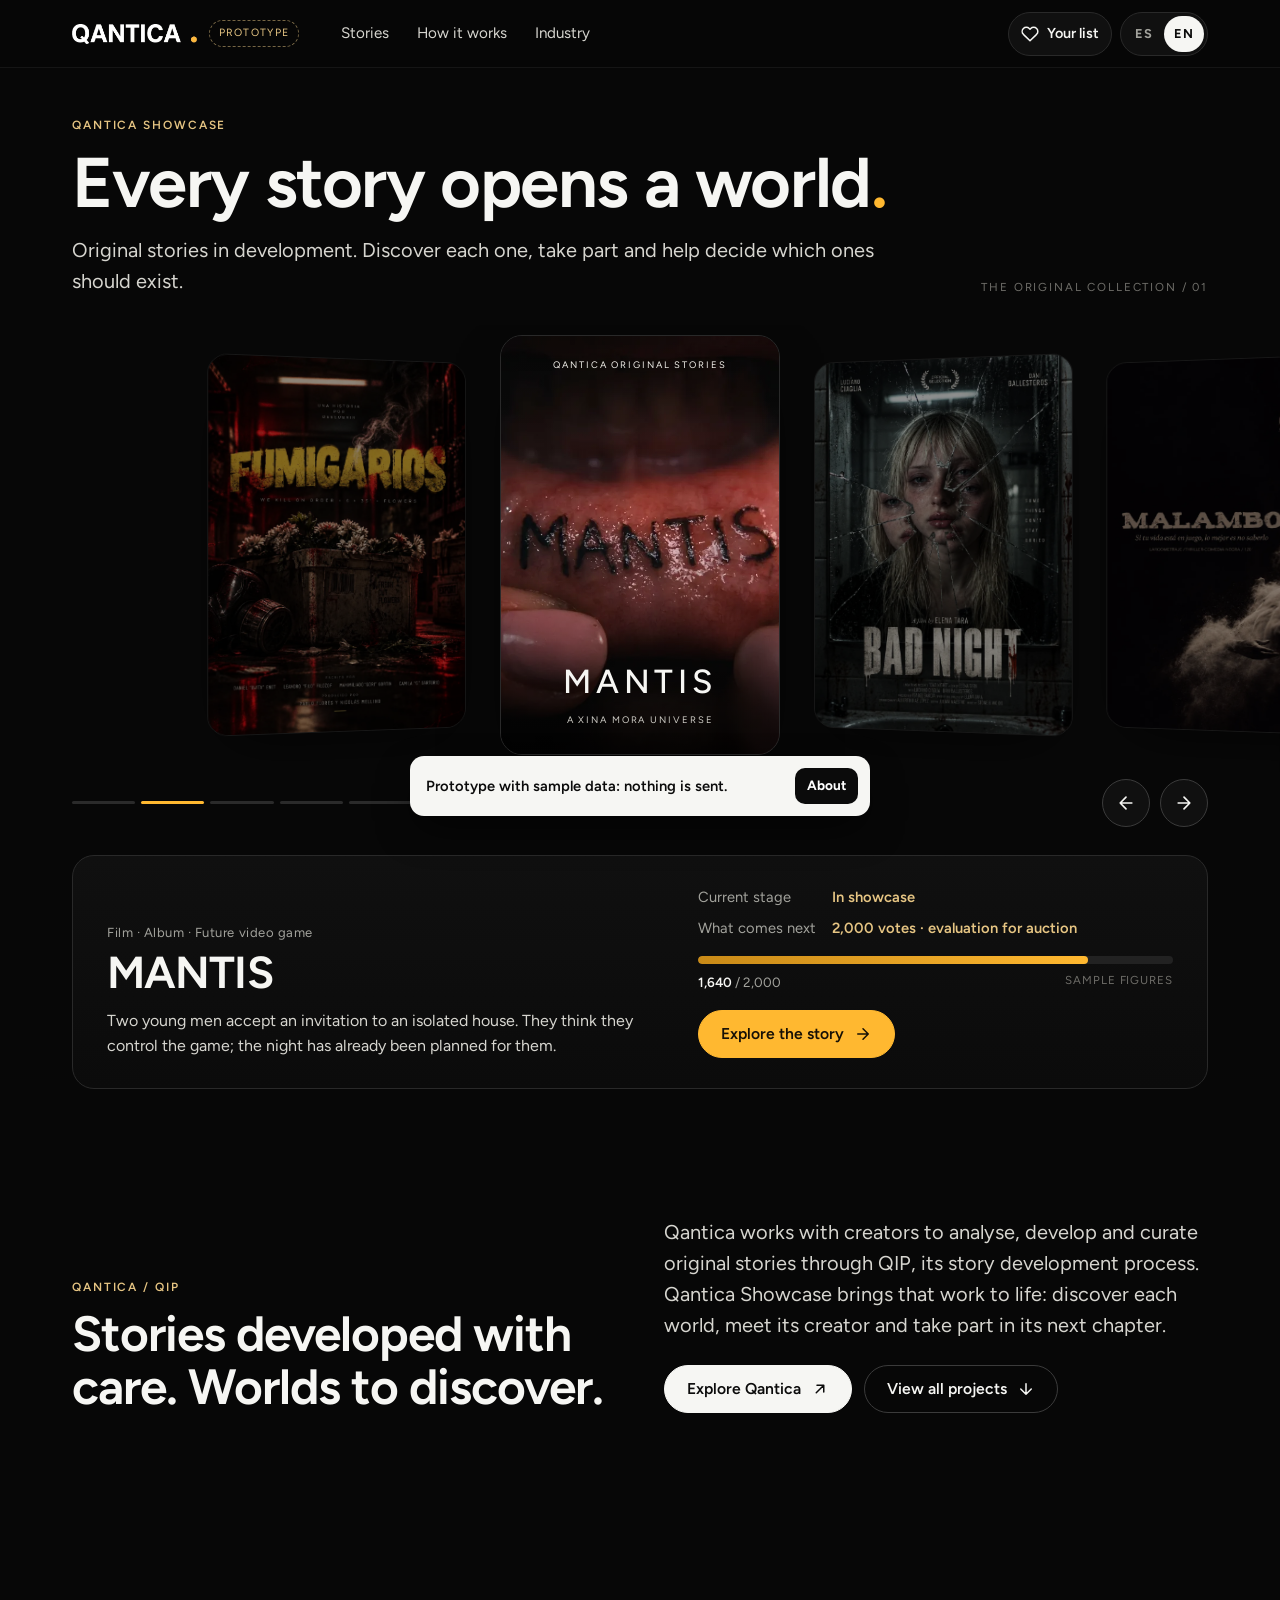
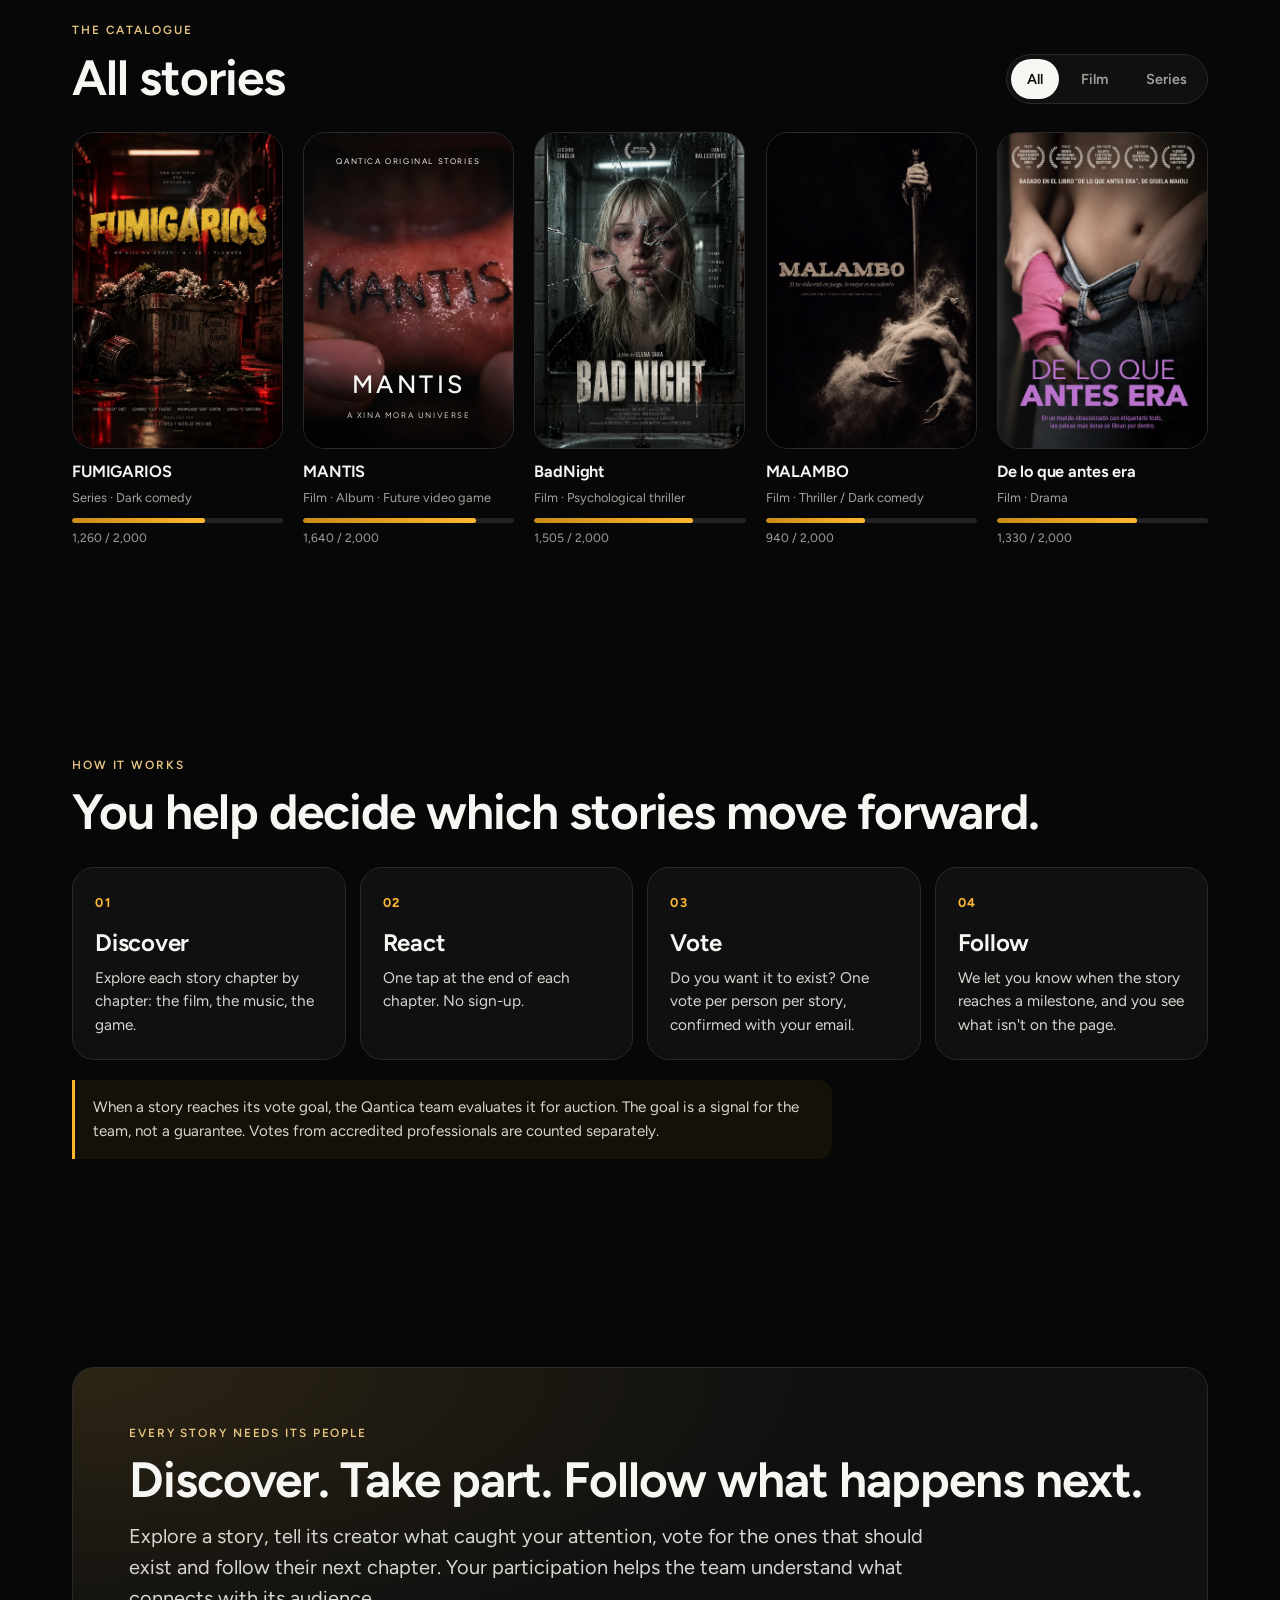
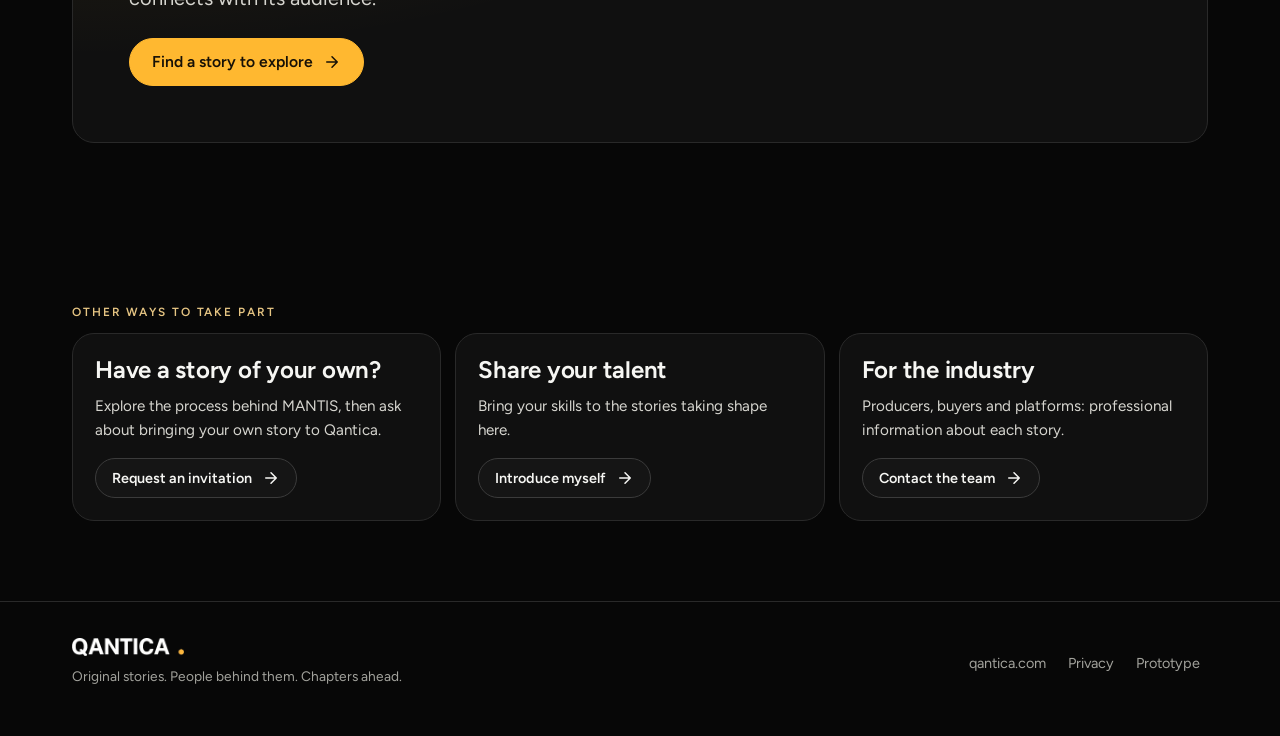
<file: index.html>
<!doctype html>
<html lang="es">
<head>
<meta charset="utf-8">
<meta name="viewport" content="width=device-width, initial-scale=1, viewport-fit=cover">
<meta name="robots" content="noindex, nofollow">
<meta name="theme-color" content="#070707">
<meta name="qsc-build" content="20260924-60f68a0a">
<title>Qantica Showcase</title>
<meta name="description" content="Historias originales en desarrollo. Descubre, participa y decide cuáles tienen que existir.">
<link rel="icon" href="assets/favicon.svg" type="image/svg+xml">
<link rel="preconnect" href="https://fonts.googleapis.com">
<link rel="preconnect" href="https://fonts.gstatic.com" crossorigin>
<link rel="stylesheet" href="https://fonts.googleapis.com/css2?family=Figtree:wght@400..800&display=swap">
<link rel="stylesheet" href="styles.css?v=20260924-60f68a0a">

</head>
<body class="catalogo" style="--work:#ffb830">
<a class="skip" id="skip" href="#main">Ir al contenido</a>
<div id="app"><noscript><p style="padding:24px">Este prototipo necesita JavaScript.</p></noscript></div>
<div class="toasts" id="toasts" aria-live="polite"></div>
<dialog id="sheet" class="sheet" aria-labelledby="sheet-title"></dialog>
<dialog id="pulse" class="pulse-dlg" aria-label="Experiencia"></dialog>
<dialog id="panel" class="panel-dlg" aria-labelledby="panel-title"></dialog>
<script>window.QSC={"page":"catalogo","root":"","endpoint":"","build":"20260924-60f68a0a","build_ts":1790273433013,"site":{"meta":{"title":{"es":"Qantica Showcase","en":"Qantica Showcase"},"description":{"es":"Historias originales en desarrollo. Descubre, participa y decide cuáles tienen que existir.","en":"Original stories in development. Discover, take part and help decide which ones should exist."}},"proto":{"chip":{"es":"Prototipo","en":"Prototype"},"title":{"es":"Esto es un prototipo navegable","en":"This is a clickable prototype"},"items":[{"es":"Las cifras de votos, respuestas y comentarios de base son de ejemplo. Lo que tú haces se suma encima.","en":"Baseline votes, answers and comments are sample figures. What you do is added on top."},{"es":"No se envía nada: no hay mails ni servidor. El código de verificación aparece en pantalla.","en":"Nothing is sent: there are no emails and no server. The verification code is shown on screen."},{"es":"Todo lo que haces queda registrado en este navegador, con el mismo formato que usaría el producto.","en":"Everything you do is logged in this browser, in the same format the product would use."}],"panel":{"es":"Ver los datos de esta sesión","en":"See this session's data"},"reset":{"es":"Borrar mis datos de prueba","en":"Clear my test data"},"reset_ok":{"es":"Datos de prueba borrados.","en":"Test data cleared."}},"nav":{"historias":{"es":"Historias","en":"Stories"},"como":{"es":"Cómo funciona","en":"How it works"},"industria":{"es":"Industria","en":"Industry"},"lista":{"es":"Tu lista","en":"Your list"},"volver":{"es":"Showcase","en":"Showcase"},"skip":{"es":"Ir al contenido","en":"Skip to content"}},"hero":{"eyebrow":{"es":"QANTICA SHOWCASE","en":"QANTICA SHOWCASE"},"title":{"es":"Cada historia abre un mundo","en":"Every story opens a world"},"sub":{"es":"Obras originales en desarrollo. Descubre cada una, participa y ayuda a decidir cuáles tienen que existir.","en":"Original stories in development. Discover each one, take part and help decide which ones should exist."},"label":{"es":"LA COLECCIÓN ORIGINAL / 01","en":"THE ORIGINAL COLLECTION / 01"},"prev":{"es":"Obra anterior","en":"Previous story"},"next":{"es":"Obra siguiente","en":"Next story"}},"ficha":{"etapa":{"es":"Etapa actual","en":"Current stage"},"proximo":{"es":"Próximo hito","en":"What comes next"},"meta":{"es":"{n} de {meta} votos hacia el próximo hito","en":"{n} of {meta} votes toward the next milestone"},"ejemplo":{"es":"cifras de ejemplo","en":"sample figures"},"explorar":{"es":"Explorar la obra","en":"Explore the story"},"sigues":{"es":"La sigues","en":"Following"},"votaste":{"es":"Votaste","en":"You voted"}},"tulista":{"title":{"es":"Tu lista","en":"Your list"},"fila":{"es":"Sigues {n}","en":"Following {n}"},"anon":{"es":"Estás mirando sin cuenta. Tus reacciones cuentan como contexto; para votar o seguir una obra basta con tu email.","en":"You're browsing without an account. Your reactions count as context; to vote or follow a story, your email is enough."},"cuenta":{"es":"Una cuenta para todo el catálogo","en":"One account for the whole catalogue"},"niveles":{"anonimo":{"es":"Sin cuenta","en":"No account"},"verificado":{"es":"Email verificado","en":"Verified email"},"profesional":{"es":"Profesional validado","en":"Validated professional"},"escritor":{"es":"Escritor validado","en":"Validated writer"}},"siguiendo":{"es":"Obras que sigues","en":"Stories you follow"},"votos":{"es":"Obras que votaste","en":"Stories you voted for"},"vacio":{"es":"Todavía no sigues ninguna obra. Sigue una para enterarte cuando avance.","en":"You're not following any story yet. Follow one to hear when it moves forward."},"mails_si":{"es":"novedades por email","en":"email updates"},"mails_no":{"es":"sin emails","en":"no emails"}},"qantica":{"eyebrow":{"es":"QANTICA / QIP","en":"QANTICA / QIP"},"title":{"es":"Historias desarrolladas con cuidado. Mundos por descubrir.","en":"Stories developed with care. Worlds to discover."},"text":{"es":"Qantica trabaja con creadores para analizar, desarrollar y curar historias originales a través de QIP, su proceso de desarrollo narrativo. Qantica Showcase da vida a ese trabajo: descubre cada mundo, conoce a quien lo creó y participa en su próximo capítulo.","en":"Qantica works with creators to analyse, develop and curate original stories through QIP, its story development process. Qantica Showcase brings that work to life: discover each world, meet its creator and take part in its next chapter."},"cta":{"es":"Conocer Qantica","en":"Explore Qantica"},"cta2":{"es":"Ver todas las obras","en":"View all projects"}},"grilla":{"eyebrow":{"es":"EL CATÁLOGO","en":"THE CATALOGUE"},"title":{"es":"Todas las obras","en":"All stories"},"count":{"es":"{n} obras","en":"{n} stories"},"filtros":{"todas":{"es":"Todas","en":"All"},"cine":{"es":"Cine","en":"Film"},"serie":{"es":"Serie","en":"Series"}},"vacio":{"es":"No hay obras con este filtro.","en":"No stories match this filter."}},"como":{"eyebrow":{"es":"CÓMO FUNCIONA","en":"HOW IT WORKS"},"title":{"es":"Tú ayudas a decidir qué historias avanzan.","en":"You help decide which stories move forward."},"pasos":[{"t":{"es":"Descubre","en":"Discover"},"d":{"es":"Recorre cada obra por capítulos: la película, la música, el juego.","en":"Explore each story chapter by chapter: the film, the music, the game."}},{"t":{"es":"Reacciona","en":"React"},"d":{"es":"Un toque al final de cada capítulo. Sin registrarte.","en":"One tap at the end of each chapter. No sign-up."}},{"t":{"es":"Vota","en":"Vote"},"d":{"es":"¿Quieres que exista? Un voto por persona y por obra, confirmado con tu email.","en":"Do you want it to exist? One vote per person per story, confirmed with your email."}},{"t":{"es":"Sigue","en":"Follow"},"d":{"es":"Te avisamos cuando la obra alcance un hito, y ves lo que no está en la página.","en":"We let you know when the story reaches a milestone, and you see what isn't on the page."}}],"nota":{"es":"Cuando una obra alcanza su meta de votos, el equipo de Qantica la evalúa para llevarla a subasta. La meta es una señal para el equipo, no una garantía. Los votos de profesionales acreditados se cuentan aparte.","en":"When a story reaches its vote goal, the Qantica team evaluates it for auction. The goal is a signal for the team, not a guarantee. Votes from accredited professionals are counted separately."}},"invitacion":{"eyebrow":{"es":"CADA HISTORIA NECESITA SU GENTE","en":"EVERY STORY NEEDS ITS PEOPLE"},"title":{"es":"Descubre. Participa. Sigue lo que viene.","en":"Discover. Take part. Follow what happens next."},"text":{"es":"Explora una historia, cuéntale a su creador qué te atrapó, vota las que tienen que existir y sigue su próximo capítulo. Tu participación ayuda al equipo a entender qué conecta con el público.","en":"Explore a story, tell its creator what caught your attention, vote for the ones that should exist and follow their next chapter. Your participation helps the team understand what connects with its audience."},"cta":{"es":"Encuentra una historia","en":"Find a story to explore"}},"rutas":{"eyebrow":{"es":"OTRAS FORMAS DE PARTICIPAR","en":"OTHER WAYS TO TAKE PART"},"creadores":{"t":{"es":"¿Tienes una historia?","en":"Have a story of your own?"},"d":{"es":"Conoce el proceso detrás de MANTIS y pide una invitación para tu obra.","en":"Explore the process behind MANTIS, then ask about bringing your own story to Qantica."},"cta":{"es":"Pedir invitación","en":"Request an invitation"}},"talento":{"t":{"es":"Comparte tu talento","en":"Share your talent"},"d":{"es":"Suma tu oficio a las historias que se están formando aquí.","en":"Bring your skills to the stories taking shape here."},"cta":{"es":"Presentarme","en":"Introduce myself"}},"industria":{"t":{"es":"Para la industria","en":"For the industry"},"d":{"es":"Productoras, compradores y plataformas: información profesional sobre cada obra.","en":"Producers, buyers and platforms: professional information about each story."},"cta":{"es":"Contactar al equipo","en":"Contact the team"}}},"pie":{"linea":{"es":"Historias originales. Personas detrás. Capítulos por venir.","en":"Original stories. People behind them. Chapters ahead."},"qantica":{"es":"qantica.com","en":"qantica.com"},"privacidad":{"es":"Privacidad","en":"Privacy"},"privacidad_txt":{"es":"En este prototipo nada sale de tu navegador. En el producto, tu email se usa solo para confirmar tu voto o tu seguimiento y, si lo eliges, para enviarte novedades. Las reacciones anónimas se guardan con un identificador aleatorio, sin datos personales.","en":"In this prototype nothing leaves your browser. In the product, your email is used only to confirm your vote or follow and, if you choose, to send you updates. Anonymous reactions are stored with a random identifier, without personal data."}},"obra":{"parte":{"es":"Parte de Qantica Showcase","en":"Part of Qantica Showcase"},"volver":{"es":"Volver a Showcase","en":"Back to Showcase"},"capitulo":{"es":"Capítulo","en":"Chapter"},"capitulos":{"es":"Capítulos","en":"Chapters"},"seguir":{"es":"Seguir","en":"Follow"},"siguiendo":{"es":"Siguiendo","en":"Following"},"pendiente":{"es":"Confirma tu email","en":"Confirm your email"},"votar":{"es":"Votar","en":"Vote"},"votaste":{"es":"Votaste","en":"Voted"},"saltar":{"es":"Saltar por ahora","en":"Skip for now"},"guardado":{"es":"Gracias. Tu respuesta quedó guardada.","en":"Thanks. Your response has been saved."},"resultados":{"es":"Lo que respondió la comunidad","en":"What the community answered"},"tu_respuesta":{"es":"tu respuesta","en":"your answer"},"respuestas":{"es":"{n} respuestas","en":"{n} responses"},"incompleta":{"es":"Esta obra todavía no tiene todos sus capítulos. Síguela para enterarte cuando lleguen la película, la música o una experiencia.","en":"This story doesn't have all its chapters yet. Follow it to hear when the film, the music or an experience arrive."},"historia":{"es":"LA HISTORIA","en":"THE STORY"}},"voto":{"eyebrow":{"es":"TU VOTO","en":"YOUR VOTE"},"title":{"es":"¿Quieres que {obra} exista?","en":"Do you want {obra} to exist?"},"sub":{"es":"Votar es decir: quiero que esta historia llegue a la pantalla. Un voto por persona y por obra.","en":"Voting means: I want this story to reach the screen. One vote per person per story."},"cta":{"es":"Sí, quiero verla","en":"Yes, I want to see it"},"comunidad":{"es":"Comunidad","en":"Community"},"especialistas":{"es":"Especialistas","en":"Specialists"},"meta":{"es":"{n} de {meta} votos · próximo hito: {hito}","en":"{n} of {meta} votes · next milestone: {hito}"},"nota":{"es":"La meta es una señal para el equipo, no una garantía de subasta.","en":"The goal is a signal for the team, not a guarantee of auction."},"hecho":{"es":"Tu voto cuenta. Gracias.","en":"Your vote counts. Thank you."},"hecho_esp":{"es":"Tu voto cuenta como especialista.","en":"Your vote counts as a specialist vote."},"retirar":{"es":"Retirar mi voto","en":"Withdraw my vote"},"retirado":{"es":"Retiraste tu voto.","en":"You withdrew your vote."},"compartir":{"es":"Compartir {obra}","en":"Share {obra}"},"compartir_txt":{"es":"Cuéntale a alguien que tendría que verla.","en":"Tell someone who should see it."},"sheet_title":{"es":"Tu voto por {obra}","en":"Your vote for {obra}"},"comentario":{"es":"¿Por qué? (opcional)","en":"Why? (optional)"},"comentario_ph":{"es":"En pocas palabras, sin spoilers","en":"In a few words, spoiler-free"},"confirmar":{"es":"Confirmar mi voto","en":"Confirm my vote"},"seguir_tambien":{"es":"¿Te avisamos cuando {obra} llegue al hito?","en":"Shall we let you know when {obra} reaches the milestone?"}},"seguir":{"eyebrow":{"es":"SEGUIR","en":"FOLLOW"},"title":{"es":"Sigue {obra}.","en":"Follow {obra}."},"text":{"es":"Te avisamos cuando haya un hito y ves lo que no está en la página: detrás de escena, una pieza extra y el capítulo nuevo un día antes que el resto.","en":"We let you know when there's a milestone, and you see what isn't on the page: behind the scenes, an extra piece and the new chapter a day before everyone else."},"cta":{"es":"Seguir {obra}","en":"Follow {obra}"},"hecho":{"es":"{obra} está en tu lista.","en":"{obra} is on your list."},"dejar":{"es":"Dejar de seguir","en":"Unfollow"},"dejaste":{"es":"Dejaste de seguir {obra}.","en":"You unfollowed {obra}."},"mails":{"es":"Quiero recibir novedades de {obra} por email","en":"Email me {obra} updates"},"mails_on":{"es":"Te escribiremos cuando haya novedades.","en":"We'll write when there's news."},"mails_off":{"es":"Sin emails. Verás las novedades aquí.","en":"No emails. You'll see updates here."},"sheet_title":{"es":"Seguir {obra}","en":"Follow {obra}"},"bloqueado":{"es":"SOLO PARA SEGUIDORES","en":"FOLLOWERS ONLY"},"bloqueado_cta":{"es":"Seguir para verlo","en":"Follow to see it"},"desbloqueado":{"es":"PARA SEGUIDORES","en":"FOR FOLLOWERS"}},"hasta":{"eyebrow":{"es":"HASTA AHORA","en":"THE STORY SO FAR"},"title":{"es":"Dónde está la obra y qué viene.","en":"Where the story is and what comes next."},"hecho":{"es":"Completado","en":"Done"},"ahora":{"es":"Etapa actual","en":"Current stage"},"proximo":{"es":"Próximo hito","en":"What comes next"},"despues":{"es":"Después","en":"Later"},"devolucion":{"es":"DE TU PARTICIPACIÓN AL PRÓXIMO CAPÍTULO","en":"FROM YOUR INPUT TO THE NEXT CHAPTER"},"devolucion_txt":{"es":"Aquí el equipo publicará qué observó en las respuestas de la comunidad y qué decidió compartir después. La primera devolución llega cuando haya una real.","en":"Here the team will share what it saw in the community's responses and what it decided to share next. The first update arrives when there's a real one."},"seguir_cta":{"es":"Sigue el próximo capítulo","en":"Follow the next chapter"}},"conversacion":{"eyebrow":{"es":"LA CONVERSACIÓN","en":"THE CONVERSATION"},"title":{"es":"¿Qué te atrae de esta historia?","en":"What draws you into this story?"},"text":{"es":"Comparte lo que piensas con la comunidad. Sin spoilers, por favor.","en":"Share your thoughts with the community. Please keep it spoiler-free."},"ejemplo":{"es":"Comentario de ejemplo","en":"Example comment"},"tu":{"es":"Tú","en":"You"},"revision":{"es":"en revisión","en":"in review"},"voto":{"es":"votó","en":"voted"},"ph":{"es":"Escribe en 144 caracteres qué te atrae","en":"In 144 characters, what draws you in"},"publicar":{"es":"Publicar","en":"Post"},"nota":{"es":"Leer es libre. Para publicar confirmamos tu email una vez.","en":"Reading is open. To post, we confirm your email once."},"hecho":{"es":"Publicado. Lo verán todos cuando pase la moderación.","en":"Posted. Everyone will see it once it's moderated."}},"creditos":{"eyebrow":{"es":"EQUIPO Y CRÉDITOS","en":"TEAM AND CREDITS"}},"industria_card":{"title":{"es":"¿Te interesa {obra}?","en":"Interested in {obra}?"},"text":{"es":"Para consultas de derechos e información profesional del proyecto, contacta al equipo.","en":"For rights enquiries and professional project information, contact the team."},"cta":{"es":"Pedir información del proyecto","en":"Request project information"}},"creadores_card":{"title":{"es":"¿Tienes una historia propia?","en":"Have a story of your own?"},"text":{"es":"Conoce el proceso detrás de {obra} y pregunta cómo llevar tu obra a Qantica.","en":"Explore the process behind {obra}, then ask about bringing your own story to Qantica."},"cta":{"es":"Pedir invitación","en":"Request an invitation"},"cta2":{"es":"Conocer el proceso","en":"Ask about the process"}},"verif":{"email":{"es":"Tu email","en":"Your email"},"email_ph":{"es":"nombre@ejemplo.com","en":"name@example.com"},"email_ayuda":{"es":"Lo usamos solo para confirmar que eres una persona. Una cuenta sirve para todo el catálogo.","en":"We only use it to confirm you're a person. One account works across the whole catalogue."},"consent":{"es":"Acepto el aviso de privacidad.","en":"I accept the privacy notice."},"enviar":{"es":"Enviarme el código","en":"Send me the code"},"code_title":{"es":"Revisa tu email","en":"Check your email"},"code_txt":{"es":"Te mandamos un código de 6 dígitos a {email}.","en":"We sent a 6-digit code to {email}."},"code_label":{"es":"Código","en":"Code"},"code_proto":{"es":"Prototipo: no hay envío de mails. Tu código es","en":"Prototype: no emails are sent. Your code is"},"code_ok":{"es":"Confirmar","en":"Confirm"},"code_otro":{"es":"Usar otro email","en":"Use another email"},"code_reenviar":{"es":"Mandar otro código","en":"Send another code"},"err_email":{"es":"Revisa el email: parece incompleto.","en":"Check the email: it looks incomplete."},"err_desechable":{"es":"Usa un email propio: los temporales no pueden votar.","en":"Use your own email: temporary addresses can't vote."},"err_consent":{"es":"Necesitamos que aceptes el aviso de privacidad.","en":"Please accept the privacy notice."},"err_code":{"es":"El código no coincide. Prueba de nuevo.","en":"That code doesn't match. Try again."},"ligadas":{"es":"Tus {n} reacciones anteriores quedaron asociadas a tu cuenta.","en":"Your {n} earlier reactions are now linked to your account."}},"forms":{"nombre":{"es":"Nombre","en":"Name"},"email":{"es":"Email","en":"Email"},"opcional":{"es":"opcional","en":"optional"},"enviar":{"es":"Enviar solicitud","en":"Send request"},"requerido":{"es":"Completa este campo.","en":"Please fill in this field."},"recibido_title":{"es":"Recibimos tu solicitud","en":"We received your request"},"recibido_txt":{"es":"Esto confirma la recepción: no implica admisión, acceso a materiales ni un acuerdo. Te escribirá una persona del equipo.","en":"This confirms receipt only: it doesn't imply admission, access to materials or an agreement. Someone from the team will write to you."},"cerrar":{"es":"Cerrar","en":"Close"},"industria":{"title":{"es":"Información profesional","en":"Professional information"},"intro":{"es":"Cuéntanos quién eres y qué buscas. Cada campo nos ayuda a derivar tu consulta a la persona correcta.","en":"Tell us who you are and what you're looking for. Each field helps us route your enquiry to the right person."},"rol":{"es":"Rol","en":"Role"},"roles":[{"v":"productor","es":"Productor o productora","en":"Producer"},{"v":"comprador","es":"Comprador o compradora de derechos","en":"Rights buyer"},{"v":"plataforma","es":"Plataforma o canal","en":"Platform or channel"},{"v":"agente","es":"Agente o representante","en":"Agent or representative"},{"v":"inversor","es":"Inversor o inversora","en":"Investor"},{"v":"otro","es":"Otro","en":"Other"}],"empresa":{"es":"Empresa","en":"Company"},"territorio":{"es":"Territorio","en":"Territory"},"territorios":[{"v":"es","es":"España","en":"Spain"},{"v":"eu","es":"Resto de Europa","en":"Rest of Europe"},{"v":"us","es":"Estados Unidos y Canadá","en":"United States and Canada"},{"v":"latam","es":"Latinoamérica","en":"Latin America"},{"v":"asia","es":"Asia y Pacífico","en":"Asia Pacific"},{"v":"global","es":"Global","en":"Global"}],"interes":{"es":"Qué te interesa","en":"What you're interested in"},"intereses":[{"v":"derechos","es":"Derechos","en":"Rights"},{"v":"coproduccion","es":"Coproducción","en":"Co-production"},{"v":"distribucion","es":"Distribución","en":"Distribution"},{"v":"talento","es":"Talento","en":"Talent"},{"v":"general","es":"Información general","en":"General information"}],"obras":{"es":"Obras","en":"Stories"},"perfil":{"es":"Perfil profesional","en":"Professional profile"},"perfil_ph":{"es":"Enlace a IMDb, LinkedIn o web","en":"IMDb, LinkedIn or website link"},"mensaje":{"es":"Mensaje","en":"Message"},"nota_esp":{"es":"Si validamos tu perfil profesional, tus votos cuentan como especialista y puedes pedir la ficha de audiencia de cada obra.","en":"If we validate your professional profile, your votes count as a specialist's and you can request each story's audience report."}},"creadores":{"title":{"es":"Lleva tu historia a Qantica","en":"Bring your story to Qantica"},"proposito":{"es":"Qué quieres","en":"What you'd like"},"propositos":[{"v":"invitacion","es":"Pedir una invitación para mi obra","en":"Request an invitation for my story"},{"v":"proceso","es":"Conocer el proceso detrás de MANTIS","en":"Learn about the process behind MANTIS"}],"proyecto":{"es":"Título del proyecto","en":"Project title"},"proyecto_ph":{"es":"Se aceptan títulos provisorios","en":"Working titles welcome"},"logline":{"es":"De qué trata","en":"What it's about"},"perfil":{"es":"IMDb o portfolio","en":"IMDb or portfolio"},"disclaimer":{"es":"Solicitas entrar al proceso de desarrollo de Qantica. Las obras elegibles pueden considerarse más adelante para oportunidades de mercado, incluida una subasta de la IP. La admisión, la financiación y la venta no están garantizadas. El acceso a materiales del proceso requiere validación del equipo y, si corresponde, un acuerdo de confidencialidad.","en":"You're applying to bring your story into Qantica's development process. Eligible projects may later be considered for market opportunities, including an IP auction. Admission, funding and a sale are not guaranteed. Access to process materials requires team validation and, where applicable, a confidentiality agreement."}},"talento":{"title":{"es":"Suma tu talento","en":"Bring your talent to a project"},"especialidad":{"es":"Especialidad","en":"Specialty"},"especialidades":[{"v":"actuacion","es":"Actuación","en":"Acting"},{"v":"direccion","es":"Dirección","en":"Directing"},{"v":"guion","es":"Guion","en":"Screenwriting"},{"v":"fotografia","es":"Fotografía","en":"Cinematography"},{"v":"sonido","es":"Sonido y música","en":"Sound and music"},{"v":"arte","es":"Arte y VFX","en":"Art and VFX"},{"v":"produccion","es":"Producción","en":"Production"},{"v":"otro","es":"Otra","en":"Other"}],"portfolio":{"es":"Portfolio o reel","en":"Portfolio or reel"},"proyecto":{"es":"Proyecto","en":"Project"},"general":{"es":"Cualquier proyecto","en":"Any project"}}},"pulse":{"cerrar":{"es":"Cerrar","en":"Close"},"cargando":{"es":"Cargando la experiencia","en":"Loading the experience"},"idioma":{"es":"","en":"Experience in Spanish"}},"toast":{"deshacer":{"es":"Deshacer","en":"Undo"},"copiado":{"es":"Enlace copiado.","en":"Link copied."}},"panel":{"title":{"es":"Datos de esta sesión","en":"This session's data"},"sub":{"es":"Lo que el prototipo registró en este navegador. Con un servidor configurado, los mismos eventos viajan a Qantica.","en":"What the prototype logged in this browser. With a server configured, the same events travel to Qantica."},"tabs":{"audiencia":{"es":"Audiencia","en":"Audience"},"contenido":{"es":"Contenido","en":"Content"},"comunidad":{"es":"Comunidad","en":"Community"},"solicitudes":{"es":"Solicitudes","en":"Requests"},"funcionamiento":{"es":"Funcionamiento","en":"Health"}},"exportar":{"es":"Exportar JSON","en":"Export JSON"},"borrar":{"es":"Borrar datos de prueba","en":"Clear test data"},"nivel":{"es":"Simular validación del equipo","en":"Simulate team validation"},"endpoint":{"es":"Servidor","en":"Server"},"sin_endpoint":{"es":"no configurado: solo local","en":"not configured: local only"}}},"obras":[{"id":"antes","orden":5,"tipo":"cine","title":"De lo que antes era","accent":"#b58cff","poster":"poster-antes.webp","poster_pos":"50% 30%","modo":"plantilla","etapa":{"es":"En showcase","en":"In showcase"},"hito":{"es":"evaluación para subasta","en":"evaluation for auction"},"nav":[{"id":"obra","label":{"es":"La obra","en":"The story"}},{"id":"votar","label":{"es":"Votar","en":"Vote"}},{"id":"comunidad","label":{"es":"Comunidad","en":"Community"}}],"format":{"es":"Película · Drama","en":"Film · Drama"},"summary":{"es":"Lara y Julia se conocen cerca de un ring de boxeo. Su vínculo abre un camino entre el deseo, las heridas y la aceptación propia.","en":"Lara and Julia meet near a boxing ring. Their connection becomes a journey through desire, old wounds and self-acceptance."},"story":{"es":"Basada en el libro de Gisela Maioli, la película sigue a Lara, una joven intersexual, y a Julia, una madre soltera marcada por un pasado de abuso. Su relación desafía las etiquetas y los miedos que han condicionado sus vidas. Una historia íntima sobre la autonomía del cuerpo, el amor y el coraje de mirarse por completo.","en":"Based on Gisela Maioli's book, the film follows Lara, a young intersex woman, and Julia, a single mother carrying the weight of an abusive past. Their relationship challenges the labels and fears that have shaped their lives. An intimate story about bodily autonomy, love and the courage to see yourself fully."},"tags":[{"es":"Identidad","en":"Identity"},{"es":"Amor","en":"Love"},{"es":"Autoaceptación","en":"Self-acceptance"},{"es":"Largometraje · 90 min","en":"Feature film · 90 min"}],"votos":{"comunidad":930,"especialistas":24,"meta":2000},"hasta":[{"estado":"hecho","t":{"es":"Guion","en":"Screenplay"},"d":{"es":"La adaptación del libro de Gisela Maioli avanzó en sucesivas versiones de guion.","en":"The adaptation of Gisela Maioli's book has developed through successive screenplay drafts."}},{"estado":"hecho","t":{"es":"Dirección","en":"Director"},"d":{"es":"Belén Macías se incorpora como directora.","en":"Belén Macías joins as director."}},{"estado":"ahora","t":{"es":"Showcase","en":"Showcase"},"d":{"es":"La comunidad descubre la obra, reacciona y vota.","en":"The community discovers the story, reacts and votes."}},{"estado":"proximo","t":{"es":"2.000 votos","en":"2,000 votes"},"d":{"es":"Con la meta, el equipo evalúa la obra para subasta.","en":"With the goal met, the team evaluates the story for auction."}},{"estado":"despues","t":{"es":"Acuerdos","en":"Agreements"},"d":{"es":"Sujetos al desarrollo del proyecto.","en":"Subject to the project's development."}}],"comentarios":[{"nombre":"Cris","texto":{"es":"Una historia de amor que deje existir a sus personajes más allá de las etiquetas es justo lo que quiero ver. Lara y Julia ya me interesan.","en":"A love story that lets its characters exist beyond labels is exactly what I want to see. Lara and Julia already have my attention."}},{"nombre":"Jo","texto":{"es":"El ring como lugar de encuentro, junto a esa lucha interior, es una imagen muy potente. Me gustaría seguir la adaptación.","en":"The boxing ring as a meeting place, alongside that inner struggle, is a powerful image. I'd love to follow the adaptation."}}],"backstage":{"img":"poster-antes.webp","t":{"es":"Detrás de escena de De lo que antes era","en":"Behind the scenes of De lo que antes era"},"d":{"es":"Pieza de ejemplo. Aquí va el material que el equipo creativo apruebe para sus seguidores.","en":"Sample piece. This is where material approved by the creative team for its followers goes."}},"preguntas":[{"id":"donde_verias","version":1,"tipo":"pelicula","eyebrow":{"es":"UN TOQUE","en":"ONE TAP"},"title":{"es":"¿Dónde verías De lo que antes era?","en":"Where would you most like to watch De lo que antes era?"},"opciones":[{"v":"cine","es":"En el cine","en":"At the cinema"},{"v":"plataforma","es":"En una plataforma","en":"On a streaming service"},{"v":"sin_pref","es":"Sin preferencia todavía","en":"No preference yet","fija":true}],"base":{"cine":243,"plataforma":187,"sin_pref":58}},{"id":"otro_formato","version":1,"tipo":"formato","eyebrow":{"es":"FORMATO","en":"FORMAT"},"title":{"es":"Si no fuese una película, ¿qué sería?","en":"If it weren't a film, what would it be?"},"opciones":[{"v":"serie","es":"Una serie","en":"A series"},{"v":"vertical","es":"Una serie vertical, para el móvil","en":"A vertical series, for your phone"},{"v":"corto","es":"Un cortometraje","en":"A short film"},{"v":"pelicula","es":"Tiene que ser película","en":"It should be a film","fija":true}],"base":{"serie":214,"vertical":97,"corto":41,"pelicula":322}}]},{"id":"badnight","orden":3,"tipo":"cine","title":"BadNight","accent":"#8fb2d6","poster":"poster-badnight.webp","poster_pos":"50% 30%","modo":"plantilla","etapa":{"es":"En showcase","en":"In showcase"},"hito":{"es":"evaluación para subasta","en":"evaluation for auction"},"nav":[{"id":"obra","label":{"es":"La obra","en":"The story"}},{"id":"votar","label":{"es":"Votar","en":"Vote"}},{"id":"comunidad","label":{"es":"Comunidad","en":"Community"}}],"format":{"es":"Película · Thriller psicológico","en":"Film · Psychological thriller"},"summary":{"es":"Una actriz muere en una fiesta de estreno. Sus amigos confían en una IA para salvar sus carreras. Cada instrucción los lleva más lejos.","en":"An actress dies at a premiere party. Her friends trust an AI to save their careers. Every instruction takes them further."},"story":{"es":"Una noche de celebración se convierte en una espiral de secretos, manipulación y dependencia tecnológica. Para proteger su imagen pública, un grupo de jóvenes estrellas deja que un algoritmo tome decisiones cada vez más extremas. El suspense psicológico se cruza con la sátira oscura en una historia sobre fama, salud mental y miedo a perder seguidores.","en":"A night of celebration becomes a spiral of secrets, manipulation and technological dependence. Desperate to protect their public image, a group of young stars lets an algorithm make increasingly extreme decisions. Psychological suspense meets dark satire in a story about fame, mental health and the fear of losing followers."},"tags":[{"es":"IA","en":"AI"},{"es":"Fama","en":"Fame"},{"es":"Sátira oscura","en":"Dark satire"},{"es":"Largometraje · 90 min","en":"Feature film · 90 min"}],"votos":{"comunidad":1105,"especialistas":29,"meta":2000},"hasta":[{"estado":"hecho","t":{"es":"Dossier","en":"Dossier"},"d":{"es":"Desarrolla la historia y su propuesta visual de plano secuencia.","en":"It establishes the story and its continuous-shot visual approach."}},{"estado":"ahora","t":{"es":"Showcase","en":"Showcase"},"d":{"es":"La comunidad descubre la obra, reacciona y vota.","en":"The community discovers the story, reacts and votes."}},{"estado":"proximo","t":{"es":"2.000 votos","en":"2,000 votes"},"d":{"es":"Con la meta, el equipo evalúa la obra para subasta.","en":"With the goal met, the team evaluates the story for auction."}},{"estado":"despues","t":{"es":"Acuerdos","en":"Agreements"},"d":{"es":"Sujetos al desarrollo del proyecto.","en":"Subject to the project's development."}}],"comentarios":[{"nombre":"Dani","texto":{"es":"Confiar en una IA para tapar una tragedia suena inquietantemente posible. Me interesa ese choque entre imagen y culpa.","en":"Trusting an AI to cover up a tragedy feels horribly plausible. That collision of image and guilt really interests me."}},{"nombre":"Sam","texto":{"es":"La propuesta de plano secuencia puede convertir esa fiesta en una trampa. Me atrae mucho la parte de sátira oscura.","en":"The continuous-shot approach could make that premiere party feel like a trap. I'm here for the dark satire."}}],"backstage":{"img":"poster-badnight.webp","t":{"es":"Detrás de escena de BadNight","en":"Behind the scenes of BadNight"},"d":{"es":"Pieza de ejemplo. Aquí va el material que el equipo creativo apruebe para sus seguidores.","en":"Sample piece. This is where material approved by the creative team for its followers goes."}},"preguntas":[{"id":"donde_verias","version":1,"tipo":"pelicula","eyebrow":{"es":"UN TOQUE","en":"ONE TAP"},"title":{"es":"¿Dónde verías BadNight?","en":"Where would you most like to watch BadNight?"},"opciones":[{"v":"cine","es":"En el cine","en":"At the cinema"},{"v":"plataforma","es":"En una plataforma","en":"On a streaming service"},{"v":"sin_pref","es":"Sin preferencia todavía","en":"No preference yet","fija":true}],"base":{"cine":174,"plataforma":296,"sin_pref":71}},{"id":"otro_formato","version":1,"tipo":"formato","eyebrow":{"es":"FORMATO","en":"FORMAT"},"title":{"es":"Si no fuese una película, ¿qué sería?","en":"If it weren't a film, what would it be?"},"opciones":[{"v":"serie","es":"Una serie","en":"A series"},{"v":"vertical","es":"Una serie vertical, para el móvil","en":"A vertical series, for your phone"},{"v":"corto","es":"Un cortometraje","en":"A short film"},{"v":"pelicula","es":"Tiene que ser película","en":"It should be a film","fija":true}],"base":{"serie":214,"vertical":97,"corto":41,"pelicula":322}}]},{"id":"fumigarios","orden":1,"tipo":"serie","title":"FUMIGARIOS","accent":"#e0a92e","poster":"poster-fumigarios.webp","poster_pos":"50% 40%","modo":"plantilla","etapa":{"es":"En showcase","en":"In showcase"},"hito":{"es":"evaluación para subasta","en":"evaluation for auction"},"nav":[{"id":"obra","label":{"es":"La obra","en":"The story"}},{"id":"votar","label":{"es":"Votar","en":"Vote"}},{"id":"comunidad","label":{"es":"Comunidad","en":"Community"}}],"format":{"es":"Serie · Comedia negra","en":"Series · Dark comedy"},"summary":{"es":"Una fumigadora familiar en quiebra. Un equipo desastroso. Un nuevo negocio accidental: matar por encargo.","en":"A failing family pest-control business. A disastrous crew. An accidental new line of work: contract killing."},"story":{"es":"Yummy, un aspirante a novelista gráfico de 23 años, hereda Fumi-Flores tras la muerte de su padre. Su intento de salvar el negocio convierte a un equipo tan torpe como entrañable en sicarios inesperados. Mandatos familiares, mafias y dilemas morales se cruzan en una serie que encuentra humor y humanidad en lugares muy oscuros.","en":"Yummy, a 23-year-old aspiring graphic novelist, inherits Fumi-Flores after his father's death. His attempt to save the business turns its lovable, hapless crew into unlikely hitmen. Family expectations, organised crime and moral dilemmas collide in a series that finds warmth and absurdity in very dark places."},"tags":[{"es":"Familia","en":"Family"},{"es":"Crimen","en":"Crime"},{"es":"Humor absurdo","en":"Absurd humour"},{"es":"6 episodios × 35 min","en":"6 episodes × 35 min"}],"votos":{"comunidad":860,"especialistas":21,"meta":2000},"hasta":[{"estado":"hecho","t":{"es":"Biblia de la serie","en":"Series bible"},"d":{"es":"Presenta los personajes y una primera temporada de seis episodios.","en":"It introduces the characters and a six-episode first season."}},{"estado":"ahora","t":{"es":"Showcase","en":"Showcase"},"d":{"es":"La comunidad descubre la obra, reacciona y vota.","en":"The community discovers the story, reacts and votes."}},{"estado":"proximo","t":{"es":"2.000 votos","en":"2,000 votes"},"d":{"es":"Con la meta, el equipo evalúa la obra para subasta.","en":"With the goal met, the team evaluates the story for auction."}},{"estado":"despues","t":{"es":"Acuerdos","en":"Agreements"},"d":{"es":"Sujetos al desarrollo del proyecto.","en":"Subject to the project's development."}}],"comentarios":[{"nombre":"Alex","texto":{"es":"Que una fumigadora termine matando por encargo es una gran premisa de comedia negra. Quiero conocer a ese desastre de equipo.","en":"Pest control turning into contract killing is such a good setup for dark comedy. I want to meet this disaster of a crew."}},{"nombre":"Mar","texto":{"es":"Lo que me engancha es el negocio familiar debajo de todo ese caos. Seis episodios cortos le pueden sentar muy bien.","en":"The family business underneath all that chaos is what hooks me. Six short episodes sounds like a great fit."}}],"backstage":{"img":"poster-fumigarios.webp","t":{"es":"Detrás de escena de FUMIGARIOS","en":"Behind the scenes of FUMIGARIOS"},"d":{"es":"Pieza de ejemplo. Aquí va el material que el equipo creativo apruebe para sus seguidores.","en":"Sample piece. This is where material approved by the creative team for its followers goes."}},"preguntas":[{"id":"donde_verias","version":1,"tipo":"pelicula","eyebrow":{"es":"UN TOQUE","en":"ONE TAP"},"title":{"es":"¿Dónde verías FUMIGARIOS?","en":"Where would you most like to watch FUMIGARIOS?"},"opciones":[{"v":"plataforma","es":"En una plataforma","en":"On a streaming service"},{"v":"tv","es":"En televisión","en":"On TV"},{"v":"sin_pref","es":"Sin preferencia todavía","en":"No preference yet","fija":true}],"base":{"plataforma":301,"tv":88,"sin_pref":64}},{"id":"otro_formato","version":1,"tipo":"formato","eyebrow":{"es":"FORMATO","en":"FORMAT"},"title":{"es":"Si no fuese una serie, ¿qué sería?","en":"If it weren't a series, what would it be?"},"opciones":[{"v":"pelicula","es":"Una película","en":"A film"},{"v":"vertical","es":"Una serie vertical, para el móvil","en":"A vertical series, for your phone"},{"v":"corto","es":"Un cortometraje","en":"A short film"},{"v":"serie","es":"Tiene que ser serie","en":"It should be a series","fija":true}],"base":{"pelicula":96,"vertical":71,"corto":22,"serie":264}}]},{"id":"malambo","orden":4,"tipo":"cine","title":"MALAMBO","accent":"#c9a27a","poster":"poster-malambo.webp","poster_pos":"50% 35%","modo":"plantilla","etapa":{"es":"En showcase","en":"In showcase"},"hito":{"es":"evaluación para subasta","en":"evaluation for auction"},"nav":[{"id":"obra","label":{"es":"La obra","en":"The story"}},{"id":"votar","label":{"es":"Votar","en":"Vote"}},{"id":"comunidad","label":{"es":"Comunidad","en":"Community"}}],"format":{"es":"Película · Thriller / Comedia negra","en":"Film · Thriller / Dark comedy"},"summary":{"es":"Un bailarín de malambo en apuros entra en un torneo clandestino para salvar la casa familiar. Se juega mucho más de lo que imagina.","en":"A struggling malambo dancer enters a clandestine contest to save his family home. The stakes are far greater than he knows."},"story":{"es":"Julio se gana la vida bailando para turistas y metiéndose en problemas. Acuciado por una hipoteca, acepta que un grupo de desconocidos lo entrene para competir en una carrera clandestina de malambo. La invitación lo introduce en un mundo de rituales antiguos, leyes no escritas y secretos familiares. Un thriller gauchesco contemporáneo que mezcla suspense, personajes excéntricos y comedia negra.","en":"Julio earns a living performing for tourists and getting into trouble. Pressured by a mortgage, he accepts training from a group of strangers for a secret malambo competition. The invitation draws him into a world of old rituals, unwritten laws and family secrets. A contemporary gaucho thriller that blends suspense, eccentric characters and dark comedy."},"tags":[{"es":"Malambo","en":"Malambo"},{"es":"Secretos familiares","en":"Family secrets"},{"es":"Pampa argentina","en":"The Argentine Pampas"},{"es":"Largometraje · 120 min","en":"Feature film · 120 min"}],"votos":{"comunidad":540,"especialistas":12,"meta":2000},"hasta":[{"estado":"hecho","t":{"es":"Guion","en":"Screenplay"},"d":{"es":"Guion de Mariano Llinás y Martín Romanella.","en":"Screenplay by Mariano Llinás and Martín Romanella."}},{"estado":"ahora","t":{"es":"Showcase","en":"Showcase"},"d":{"es":"La comunidad descubre la obra, reacciona y vota.","en":"The community discovers the story, reacts and votes."}},{"estado":"proximo","t":{"es":"2.000 votos","en":"2,000 votes"},"d":{"es":"Con la meta, el equipo evalúa la obra para subasta.","en":"With the goal met, the team evaluates the story for auction."}},{"estado":"despues","t":{"es":"Acuerdos","en":"Agreements"},"d":{"es":"Sujetos al desarrollo del proyecto.","en":"Subject to the project's development."}}],"comentarios":[{"nombre":"Leo","texto":{"es":"Convertir una carrera de malambo en un thriller abre un mundo que quiero descubrir. Esas reglas no escritas ya se sienten amenazantes.","en":"Turning a malambo contest into a thriller is a world I'd love to discover. The unwritten rules already feel threatening."}},{"nombre":"Andrea","texto":{"es":"Me interesa la mezcla de tradición gaucha, secretos familiares y humor negro. Quiero saber cómo Julio acaba metido en todo eso.","en":"The mix of gaucho tradition, family secrets and dark humour really interests me. I want to know how Julio gets drawn in."}}],"backstage":{"img":"poster-malambo.webp","t":{"es":"Detrás de escena de MALAMBO","en":"Behind the scenes of MALAMBO"},"d":{"es":"Pieza de ejemplo. Aquí va el material que el equipo creativo apruebe para sus seguidores.","en":"Sample piece. This is where material approved by the creative team for its followers goes."}},"preguntas":[{"id":"donde_verias","version":1,"tipo":"pelicula","eyebrow":{"es":"UN TOQUE","en":"ONE TAP"},"title":{"es":"¿Dónde verías MALAMBO?","en":"Where would you most like to watch MALAMBO?"},"opciones":[{"v":"cine","es":"En el cine","en":"At the cinema"},{"v":"plataforma","es":"En una plataforma","en":"On a streaming service"},{"v":"sin_pref","es":"Sin preferencia todavía","en":"No preference yet","fija":true}],"base":{"cine":151,"plataforma":122,"sin_pref":39}},{"id":"otro_formato","version":1,"tipo":"formato","eyebrow":{"es":"FORMATO","en":"FORMAT"},"title":{"es":"Si no fuese una película, ¿qué sería?","en":"If it weren't a film, what would it be?"},"opciones":[{"v":"serie","es":"Una serie","en":"A series"},{"v":"vertical","es":"Una serie vertical, para el móvil","en":"A vertical series, for your phone"},{"v":"corto","es":"Un cortometraje","en":"A short film"},{"v":"pelicula","es":"Tiene que ser película","en":"It should be a film","fija":true}],"base":{"serie":214,"vertical":97,"corto":41,"pelicula":322}}]},{"id":"mantis","orden":2,"modo":"completa","tipo":"cine","title":"MANTIS","accent":"#d23a5c","poster":"poster-mantis.webp","poster_pos":"50% 55%","poster_overlay":{"kicker":{"es":"QANTICA ORIGINAL STORIES","en":"QANTICA ORIGINAL STORIES"},"sub":{"es":"UN UNIVERSO DE XINA MORA","en":"A XINA MORA UNIVERSE"}},"logo":"logo-mantis.webp","format":{"es":"Película · Disco · Futuro videojuego","en":"Film · Album · Future video game"},"summary":{"es":"Dos jóvenes aceptan una invitación a una casa aislada. Creen controlar el juego; la noche ya está preparada para ellos.","en":"Two young men accept an invitation to an isolated house. They think they control the game; the night has already been planned for them."},"etapa":{"es":"En showcase","en":"In showcase"},"hito":{"es":"evaluación para subasta","en":"evaluation for auction"},"votos":{"comunidad":1240,"especialistas":37,"meta":2000},"hero":{"pre":{"es":"XINA MORA PRESENTA","en":"XINA MORA PRESENTS"},"lineas":[{"es":"Una película.","en":"A film."},{"es":"Un disco.","en":"An album."},{"es":"Un videojuego.","en":"A video game."}],"cierre":{"es":"Un mismo universo. MANTIS.","en":"One universe. MANTIS."}},"nav":[{"id":"obra","label":{"es":"La obra","en":"The story"}},{"id":"pelicula","label":{"es":"Película","en":"Film"}},{"id":"musica","label":{"es":"Música","en":"Music"}},{"id":"juego","label":{"es":"Juego","en":"Game"}},{"id":"votar","label":{"es":"Votar","en":"Vote"}},{"id":"comunidad","label":{"es":"Comunidad","en":"Community"}}],"creadora":{"eyebrow":{"es":"LA CREADORA","en":"THE CREATOR"},"nombre":"Xina Mora","rol":{"es":"Creadora e idea original · Dirección","en":"Creator and original idea · Director"},"title":{"es":"De la música a una misma noche.","en":"From music to a single night."},"text":{"es":"MANTIS nace de una idea original de Xina Mora. Su universo artístico une cine, música y una futura expansión al videojuego.","en":"MANTIS begins with an original idea by Xina Mora. Her artistic universe brings together film, music and a future expansion into games."},"img":"mantis-xina.webp","links":[{"label":{"es":"Web oficial","en":"Official website"},"url":"https://www.xinamora.com/","id":"web"},{"label":{"es":"Instagram","en":"Instagram"},"url":"https://www.instagram.com/laxinamora/","id":"instagram"},{"label":{"es":"IMDb","en":"IMDb"},"url":"https://www.imdb.com/name/nm11104760/","id":"imdb"}]},"capitulos":[{"id":"pelicula","num":"01","eyebrow":{"es":"01 / PELÍCULA","en":"01 / FILM"},"lineas":[{"es":"Dos jóvenes.","en":"Two young men."},{"es":"Una invitación.","en":"An invitation."},{"es":"Una casa aislada.","en":"An isolated house."}],"text":{"es":"Creen controlar el juego. No saben que la noche ha sido preparada para ellos.","en":"They think they control the game. They do not know the night has been prepared for them."},"img":"mantis-film.webp","img_alt":{"es":"Imagen del universo MANTIS","en":"An image from the MANTIS universe"},"chips":[{"es":"90 MIN","en":"90 MIN"},{"es":"THRILLER PSICOLÓGICO","en":"PSYCHOLOGICAL THRILLER"},{"es":"TENERIFE","en":"TENERIFE"}],"preguntas":[{"id":"personaje","version":1,"tipo":"personaje","estilo":"tarjetas","eyebrow":{"es":"LOS PERSONAJES","en":"THE CHARACTERS"},"title":{"es":"¿Qué personaje te intriga más?","en":"Which character intrigues you most?"},"opciones":[{"v":"javi","es":"Javi","en":"Javi","d":{"es":"Sopla una vela solo en el balcón. Esta noche se deja llevar.","en":"Blows out a candle alone on the balcony. Tonight he lets himself be led."}},{"v":"axel","es":"Axel","en":"Axel","d":{"es":"Su compañero de piso. Vuelve de una fiesta y ya busca la siguiente.","en":"His flatmate. Back from one party and already chasing the next."}},{"v":"xina","es":"Xina","en":"Xina","d":{"es":"La mujer del video. Cuando sube a la tarima, todos callan.","en":"The woman in the video. When she takes the stage, everyone falls silent."}},{"v":"aida","es":"Aida","en":"Aida","d":{"es":"Habla bajo, al oído, y siempre pide permiso.","en":"She speaks softly, close to your ear, and always asks permission."}}],"base":{"javi":134,"axel":71,"xina":288,"aida":196}},{"id":"donde_verias","version":1,"tipo":"pelicula","eyebrow":{"es":"UN TOQUE","en":"ONE TAP"},"title":{"es":"¿Dónde verías MANTIS?","en":"Where would you most like to watch MANTIS?"},"opciones":[{"v":"cine","es":"En el cine","en":"At the cinema"},{"v":"plataforma","es":"En una plataforma","en":"On a streaming service"},{"v":"sin_pref","es":"Sin preferencia todavía","en":"No preference yet","fija":true}],"base":{"cine":212,"plataforma":388,"sin_pref":97}},{"id":"otro_formato","version":1,"tipo":"formato","eyebrow":{"es":"FORMATO","en":"FORMAT"},"title":{"es":"Si no fuese una película, ¿qué sería?","en":"If it weren't a film, what would it be?"},"opciones":[{"v":"serie","es":"Una serie","en":"A series"},{"v":"vertical","es":"Una serie vertical, para el móvil","en":"A vertical series, for your phone"},{"v":"corto","es":"Un cortometraje","en":"A short film"},{"v":"pelicula","es":"Tiene que ser película","en":"It should be a film","fija":true}],"base":{"serie":214,"vertical":97,"corto":41,"pelicula":322}}]},{"id":"musica","num":"02","eyebrow":{"es":"02 / MÚSICA","en":"02 / MUSIC"},"lineas":[{"es":"La música de MANTIS.","en":"The music of MANTIS."}],"text":{"es":"El nuevo trabajo de Xina Mora nace dentro del universo MANTIS. Cada tema abre una parte distinta de la noche.","en":"Xina Mora's new work is born within the MANTIS universe. Each track opens a different part of the night."},"img":"mantis-vinilo.webp","img_alt":{"es":"MANTIS · vinilo conceptual","en":"MANTIS · concept vinyl"},"img_caption":{"es":"Objeto del universo MANTIS · concepto visual","en":"An object from the MANTIS universe · visual concept"},"chips":[{"es":"HARD TECHNO","en":"HARD TECHNO"},{"es":"DARK ELECTRONIC","en":"DARK ELECTRONIC"}],"spotify":{"embed":"https://open.spotify.com/embed/artist/4dRPdWRUFyJp0yhjGBLClx?utm_source=generator&theme=0","url":"https://open.spotify.com/artist/4dRPdWRUFyJp0yhjGBLClx","cargar":{"es":"Cargar el reproductor de Spotify","en":"Load the Spotify player"},"abrir":{"es":"Abrir en Spotify","en":"Open in Spotify"},"nota":{"es":"Al cargar el reproductor te conectas con Spotify.","en":"Loading the player connects you to Spotify."}},"preguntas":[{"id":"que_te_quedo","version":1,"tipo":"referencia","eyebrow":{"es":"UNA PREGUNTA DEL EQUIPO DE MANTIS","en":"A QUESTION FROM THE MANTIS TEAM"},"title":{"es":"¿Qué es lo que más te quedó?","en":"What stayed with you most?"},"sub":{"es":"Ayuda a dar forma al próximo capítulo.","en":"Help shape the next chapter."},"opciones":[{"v":"historia","es":"La historia","en":"The story"},{"v":"musica","es":"La música","en":"The music"},{"v":"atmosfera","es":"La atmósfera","en":"The atmosphere"},{"v":"personajes","es":"Los personajes","en":"The characters"}],"base":{"historia":143,"musica":201,"atmosfera":266,"personajes":118}},{"id":"te_recuerda","version":1,"tipo":"comparables","eyebrow":{"es":"REFERENCIAS","en":"REFERENCES"},"title":{"es":"¿A qué te recuerda?","en":"What does it remind you of?"},"sub":{"es":"Elige la que más se parece a lo que imaginas.","en":"Pick the one closest to what you imagine."},"opciones":[{"v":"midsommar","es":"Midsommar","en":"Midsommar"},{"v":"get_out","es":"Get Out","en":"Get Out"},{"v":"climax","es":"Climax","en":"Climax"},{"v":"saltburn","es":"Saltburn","en":"Saltburn"},{"v":"ninguna","es":"Ninguna de estas","en":"None of these","fija":true}],"base":{"midsommar":173,"get_out":121,"climax":88,"saltburn":109,"ninguna":57}}]}],"juego":{"id":"juego","eyebrow":{"es":"03 / VIDEOJUEGO · EN DESARROLLO","en":"03 / GAME · IN DEVELOPMENT"},"title":{"es":"Ella te está hablando.","en":"She is talking to you."},"img":"mantis-juego.webp","label":{"es":"DEL GUION AL JUEGO · QIP GAMES","en":"FROM STORY TO PLAY · QIP GAMES"},"text":{"es":"El juego nace del QDD de MANTIS, el documento de diseño desarrollado con QIP Games. Lleva al juego la atmósfera, las tensiones y las reglas del guion, y conserva la identidad de la historia cuando entras en su mundo.","en":"The game grows out of the MANTIS QDD, the design document developed through QIP Games. It carries the screenplay's atmosphere, tensions and rules into play, preserving the story's identity as you step inside its world."},"qdd":[{"k":{"es":"Tipo de juego","en":"Game type"},"v":{"es":"Aventura de terror narrativa por capítulos, para computadora y móvil.","en":"A chapter-based narrative horror adventure for PC and mobile."}},{"k":{"es":"Mecánica principal","en":"Core mechanic"},"v":{"es":"Conversar para sobrevivir: qué decir, a quién seducir, a quién creerle. Al final, esconderse y escapar.","en":"Talk to survive: what to say, whom to charm, whom to believe. In the end, hide and escape."}}],"estado":{"es":"EN DESARROLLO","en":"IN DEVELOPMENT"}},"experiencia":{"id":"experiencia","eyebrow":{"es":"LA EXPERIENCIA · QIP GAMES","en":"THE EXPERIENCE · QIP GAMES"},"title":{"es":"Esta noche entras tú.","en":"Tonight, you're going in."},"text":{"es":"Una fiesta a la que solo se entra invitado y reglas que no puedes romper. Unos minutos, pensada para el móvil, con sonido.","en":"A party you can only enter by invitation, and rules you can't break. A few minutes, made for mobile, with sound."},"img":"pulse-portada.webp","cta":{"es":"Entrar a la noche","en":"Enter the night"},"url":"https://sebastianbarredo-sys.github.io/mantis-qipgames/","origin":"https://sebastianbarredo-sys.github.io","antes":{"es":"Juega y después cuéntanos.","en":"Play, then tell us."},"pregunta":{"id":"jugarias","version":1,"tipo":"ludica","eyebrow":{"es":"DESPUÉS DE JUGAR","en":"AFTER PLAYING"},"title":{"es":"¿Explorarías más de este mundo jugando?","en":"Would you explore more of this world through an interactive experience?"},"opciones":[{"v":"si","es":"Sí","en":"Yes"},{"v":"quizas","es":"Quizás","en":"Maybe"},{"v":"no","es":"No es para mí","en":"Not for me"}],"base":{"si":301,"quizas":122,"no":44},"barajar":false}},"backstage":{"img":"mantis-backstage.webp","t":{"es":"Detrás de escena: el primer vistazo al mundo visual de MANTIS","en":"Behind the scenes: a first look at the visual world of MANTIS"},"d":{"es":"Pieza de ejemplo. Aquí va el material que la creadora apruebe para sus seguidores.","en":"Sample piece. This is where material approved by the creator for her followers goes."}},"hasta":[{"estado":"hecho","t":{"es":"Preevaluación del guion","en":"Screenplay pre-evaluation"},"d":{"es":"Aprobada. El universo de cine, música e interacción de Xina Mora toma forma.","en":"Approved. Xina Mora's film, music and interactive universe is taking shape."}},{"estado":"ahora","t":{"es":"Showcase","en":"Showcase"},"d":{"es":"La comunidad descubre la obra, reacciona y vota.","en":"The community discovers the story, reacts and votes."}},{"estado":"proximo","t":{"es":"2.000 votos","en":"2,000 votes"},"d":{"es":"Con la meta, el equipo evalúa la obra para subasta.","en":"With the goal met, the team evaluates the story for auction."}},{"estado":"despues","t":{"es":"Acuerdos","en":"Agreements"},"d":{"es":"Sujetos al desarrollo del proyecto.","en":"Subject to the project's development."}}],"comentarios":[{"nombre":"Val","texto":{"es":"Me encanta la idea de descubrir una historia a través de una película y un disco. Yo empezaría por la música.","en":"I love the idea of discovering one story through both a film and an album. I'd start with the music."}},{"nombre":"Nico","texto":{"es":"Ese universo visual me da curiosidad por la experiencia interactiva. Quiero recibir la próxima señal.","en":"That visual world makes me curious about the interactive experience. I want to receive the next signal."}}],"creditos":[{"nombre":"Xina Mora","rol":{"es":"Creadora e idea original · Dirección","en":"Creator and original idea · Director"},"imdb":"https://www.imdb.com/name/nm11104760/"},{"nombre":"Leandro Filozof","rol":{"es":"Guion y desarrollo","en":"Screenwriting and development"},"imdb":"https://www.imdb.com/name/nm12896249/"},{"nombre":"Dani Ballesteros","rol":{"es":"Guion · Desarrollo creativo","en":"Screenwriting · Creative development"}},{"nombre":"Pedro de Diego","rol":{"es":"FX prácticos · Maquillaje protésico","en":"Practical FX · Prosthetic makeup"},"imdb":"https://www.imdb.com/name/nm1039793/"},{"nombre":"Pablo Romero de Armas","rol":{"es":"Dirección de fotografía","en":"Cinematography"},"imdb":"https://www.imdb.com/name/nm7211674/"},{"nombre":"Héctor Martín Oyola","rol":{"es":"Sonido y diseño de sonido","en":"Sound and sound design"}},{"nombre":"Sergio Llorca","rol":{"es":"Montaje","en":"Editing"}}]}],"obra_id":null};</script>
<script src="app.js?v=20260924-60f68a0a"></script>
</body>
</html>
</file>
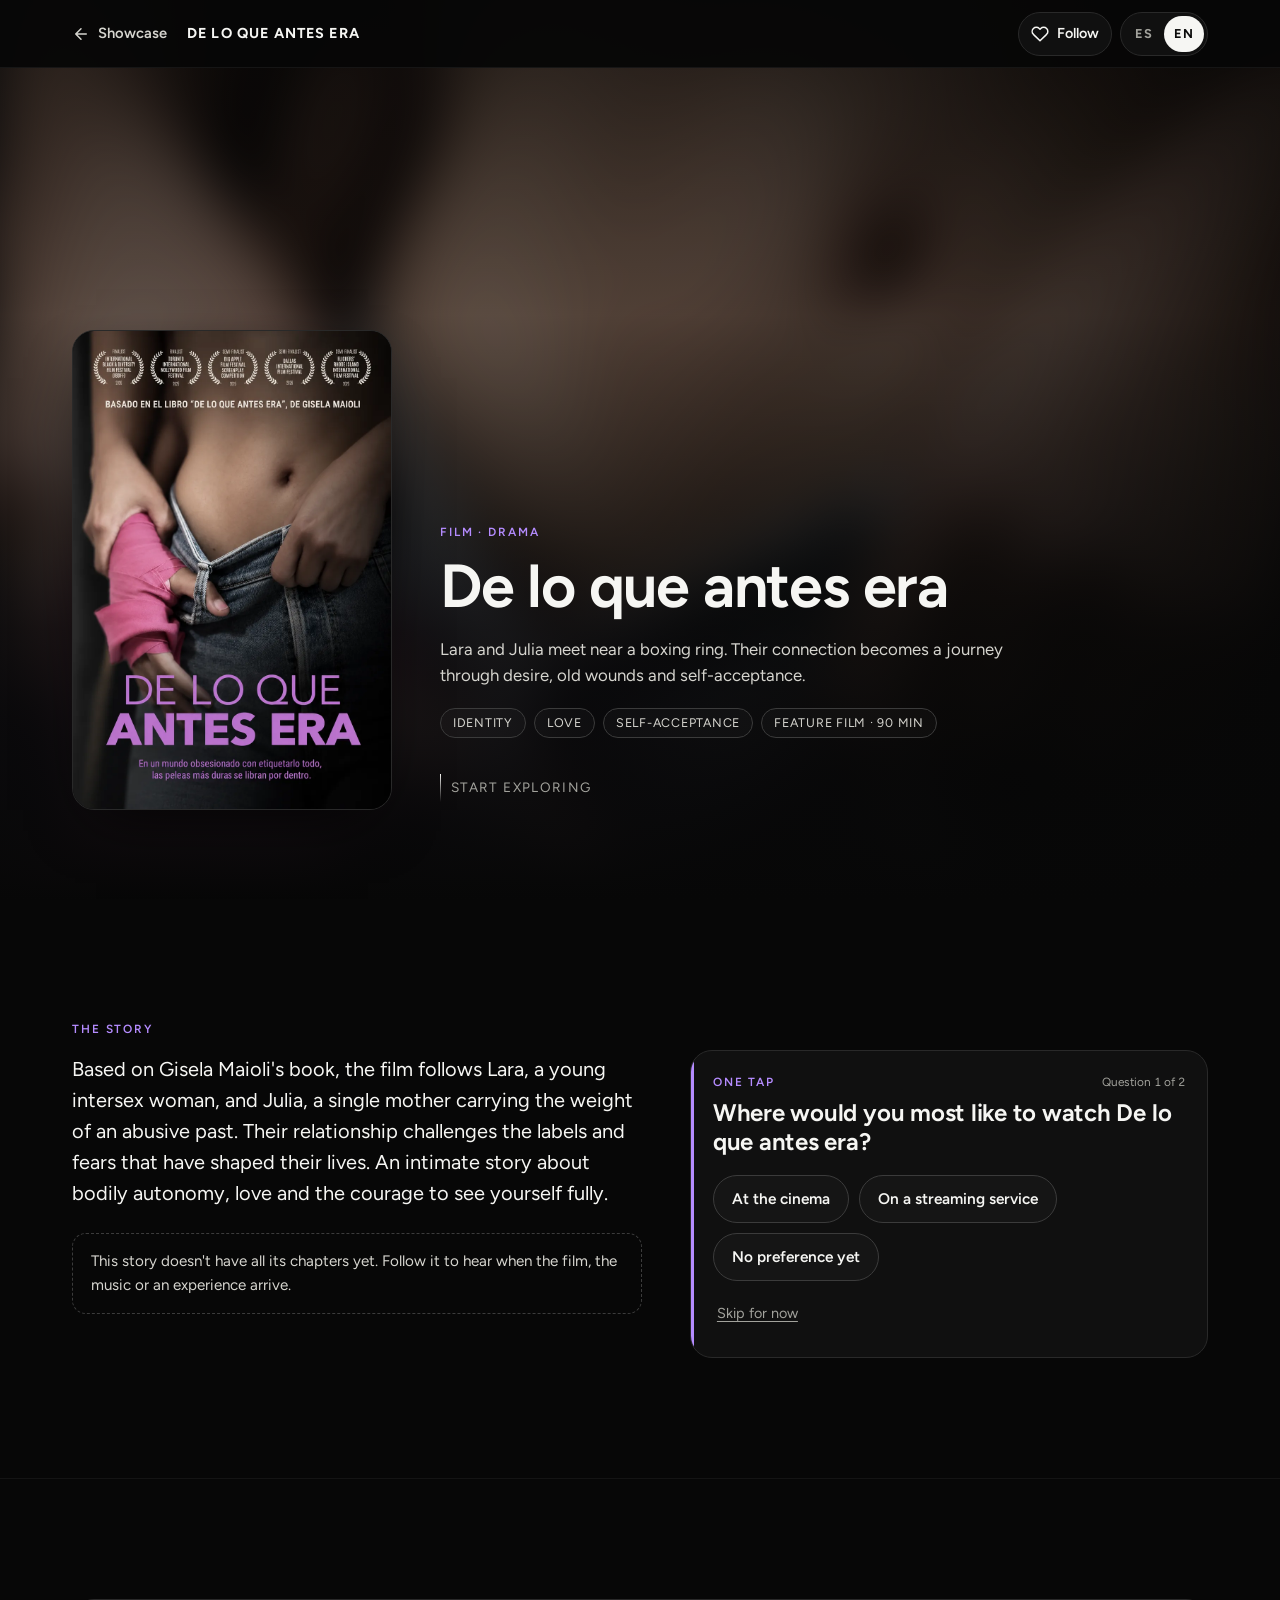
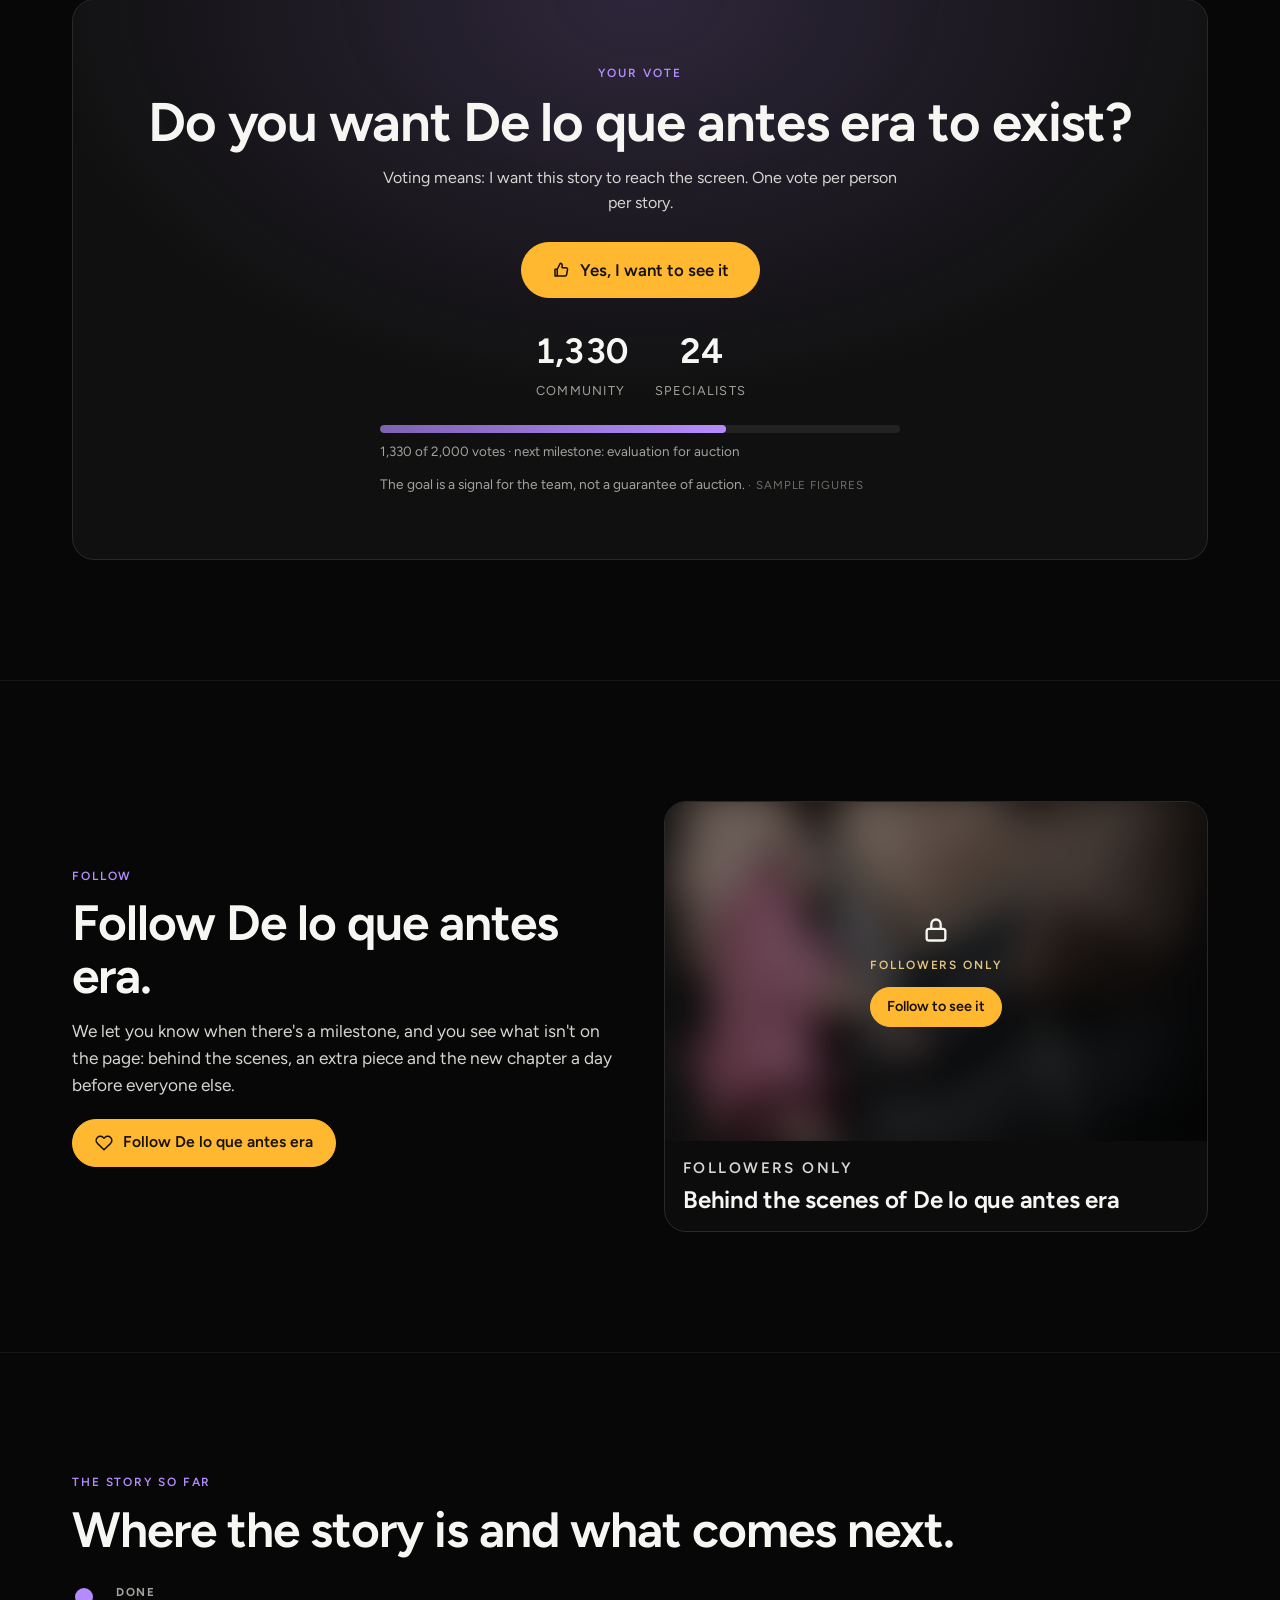
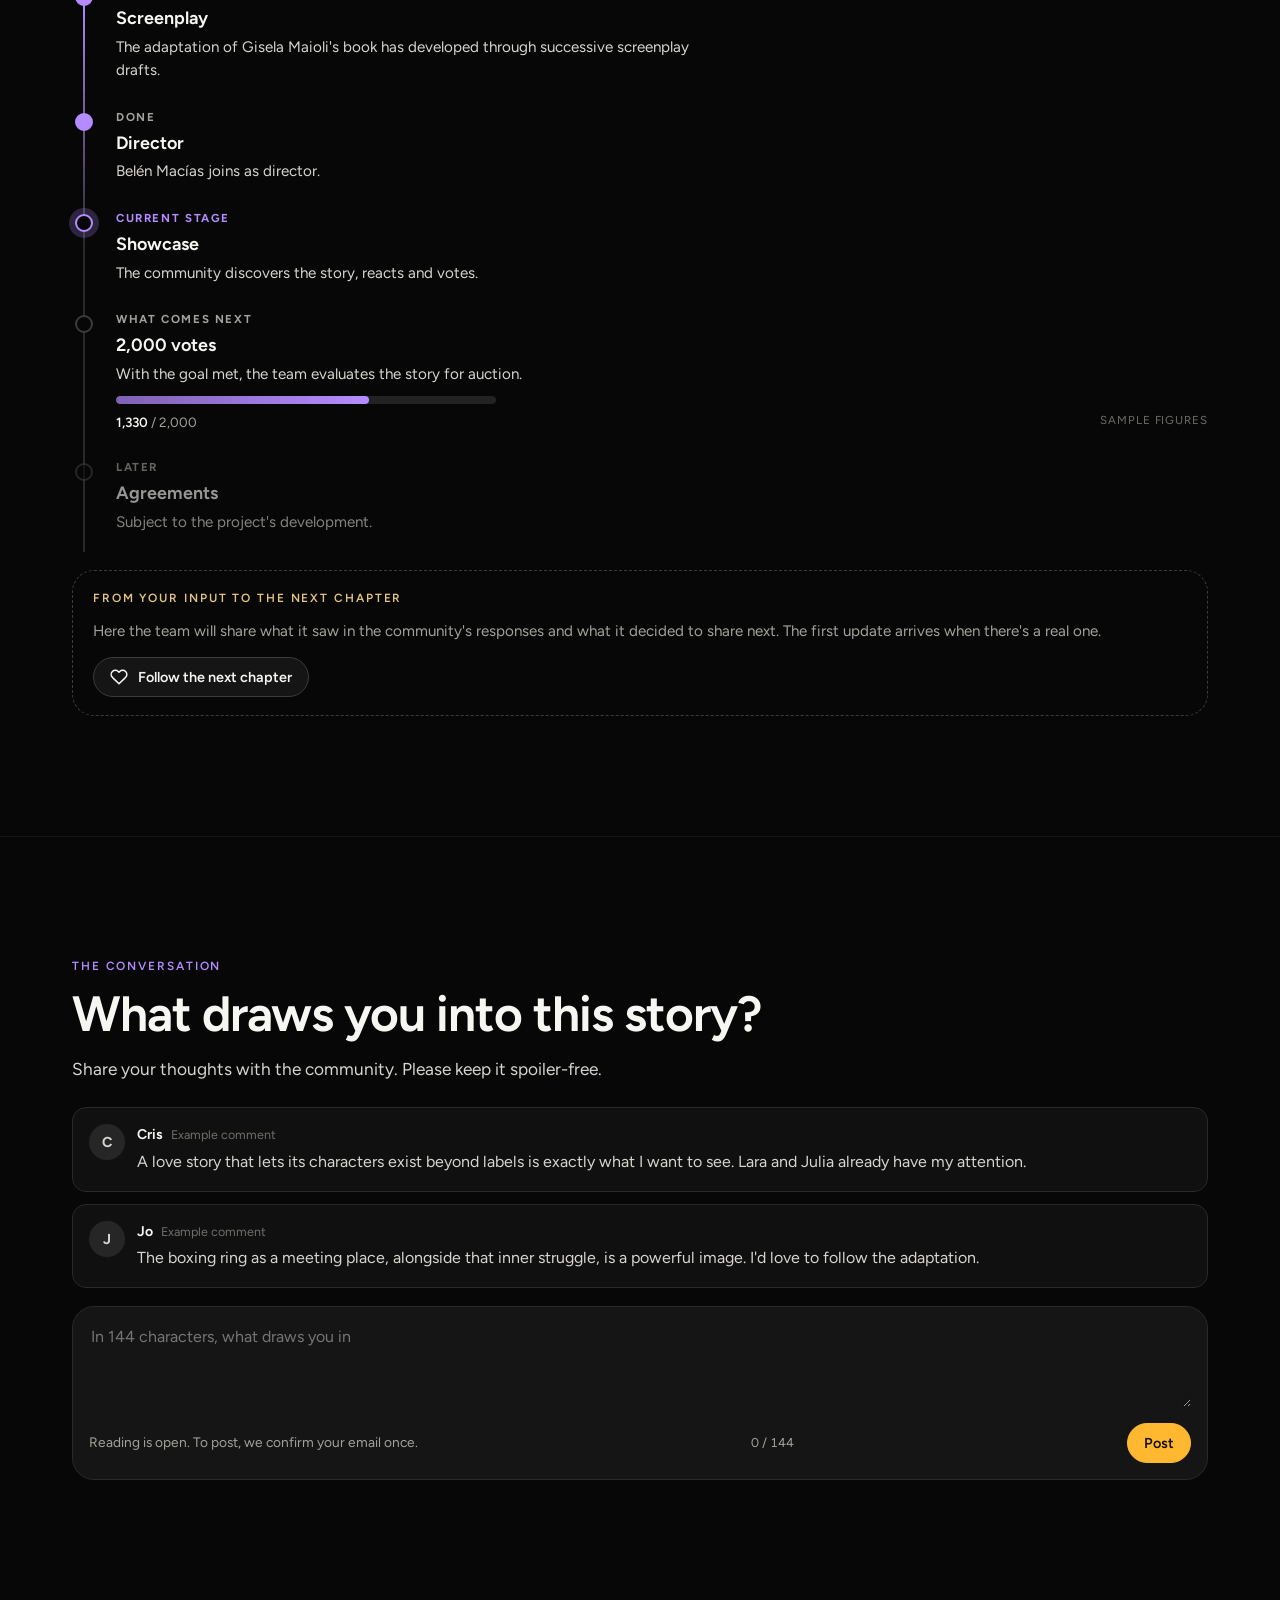
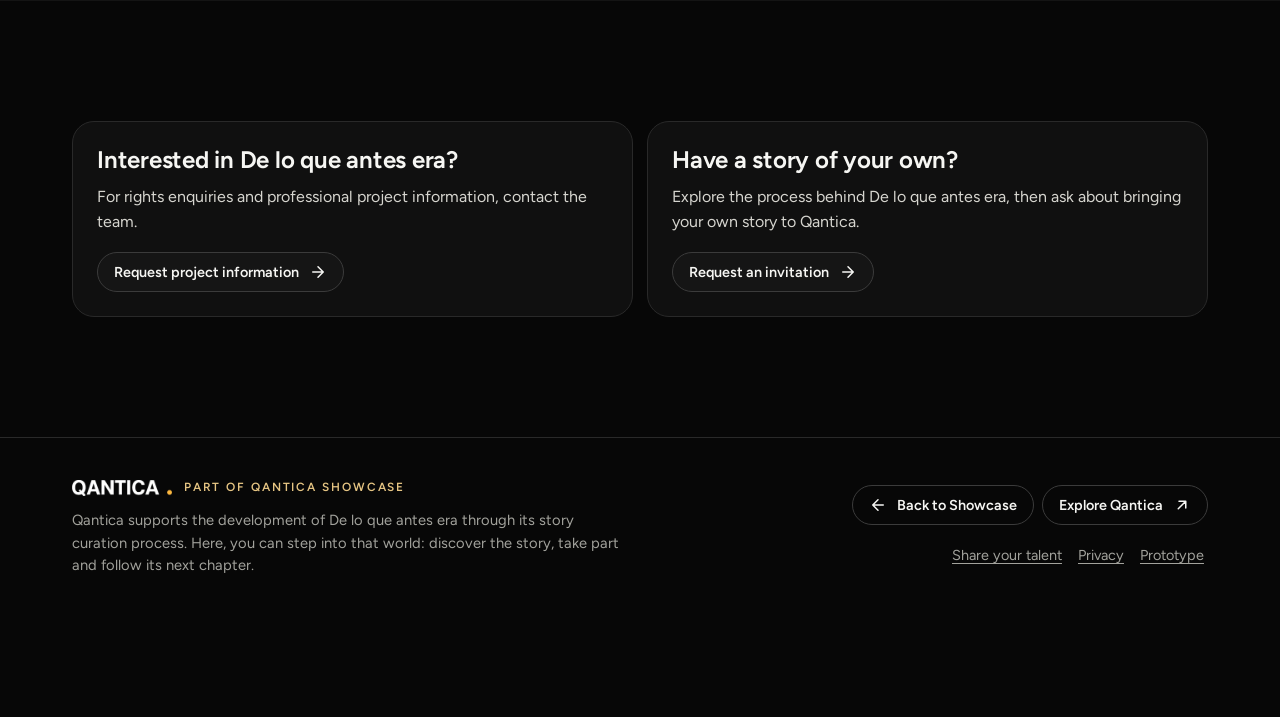
<file: obra/antes/index.html>
<!doctype html>
<html lang="es">
<head>
<meta charset="utf-8">
<meta name="viewport" content="width=device-width, initial-scale=1, viewport-fit=cover">
<meta name="robots" content="noindex, nofollow">
<meta name="theme-color" content="#070707">
<meta name="qsc-build" content="20260924-60f68a0a">
<title>De lo que antes era · Qantica Showcase</title>
<meta name="description" content="Lara y Julia se conocen cerca de un ring de boxeo. Su vínculo abre un camino entre el deseo, las heridas y la aceptación propia.">
<link rel="icon" href="../../assets/favicon.svg" type="image/svg+xml">
<link rel="preconnect" href="https://fonts.googleapis.com">
<link rel="preconnect" href="https://fonts.gstatic.com" crossorigin>
<link rel="stylesheet" href="https://fonts.googleapis.com/css2?family=Figtree:wght@400..800&display=swap">
<link rel="stylesheet" href="../../styles.css?v=20260924-60f68a0a">
<link rel="preload" as="image" href="../../assets/poster-antes.webp">
</head>
<body class="obra" style="--work:#b58cff">
<a class="skip" id="skip" href="#main">Ir al contenido</a>
<div id="app"><noscript><p style="padding:24px">Este prototipo necesita JavaScript.</p></noscript></div>
<div class="toasts" id="toasts" aria-live="polite"></div>
<dialog id="sheet" class="sheet" aria-labelledby="sheet-title"></dialog>
<dialog id="pulse" class="pulse-dlg" aria-label="Experiencia"></dialog>
<dialog id="panel" class="panel-dlg" aria-labelledby="panel-title"></dialog>
<script>window.QSC={"page":"obra","root":"../../","endpoint":"","build":"20260924-60f68a0a","build_ts":1790273433013,"site":{"meta":{"title":{"es":"Qantica Showcase","en":"Qantica Showcase"},"description":{"es":"Historias originales en desarrollo. Descubre, participa y decide cuáles tienen que existir.","en":"Original stories in development. Discover, take part and help decide which ones should exist."}},"proto":{"chip":{"es":"Prototipo","en":"Prototype"},"title":{"es":"Esto es un prototipo navegable","en":"This is a clickable prototype"},"items":[{"es":"Las cifras de votos, respuestas y comentarios de base son de ejemplo. Lo que tú haces se suma encima.","en":"Baseline votes, answers and comments are sample figures. What you do is added on top."},{"es":"No se envía nada: no hay mails ni servidor. El código de verificación aparece en pantalla.","en":"Nothing is sent: there are no emails and no server. The verification code is shown on screen."},{"es":"Todo lo que haces queda registrado en este navegador, con el mismo formato que usaría el producto.","en":"Everything you do is logged in this browser, in the same format the product would use."}],"panel":{"es":"Ver los datos de esta sesión","en":"See this session's data"},"reset":{"es":"Borrar mis datos de prueba","en":"Clear my test data"},"reset_ok":{"es":"Datos de prueba borrados.","en":"Test data cleared."}},"nav":{"historias":{"es":"Historias","en":"Stories"},"como":{"es":"Cómo funciona","en":"How it works"},"industria":{"es":"Industria","en":"Industry"},"lista":{"es":"Tu lista","en":"Your list"},"volver":{"es":"Showcase","en":"Showcase"},"skip":{"es":"Ir al contenido","en":"Skip to content"}},"hero":{"eyebrow":{"es":"QANTICA SHOWCASE","en":"QANTICA SHOWCASE"},"title":{"es":"Cada historia abre un mundo","en":"Every story opens a world"},"sub":{"es":"Obras originales en desarrollo. Descubre cada una, participa y ayuda a decidir cuáles tienen que existir.","en":"Original stories in development. Discover each one, take part and help decide which ones should exist."},"label":{"es":"LA COLECCIÓN ORIGINAL / 01","en":"THE ORIGINAL COLLECTION / 01"},"prev":{"es":"Obra anterior","en":"Previous story"},"next":{"es":"Obra siguiente","en":"Next story"}},"ficha":{"etapa":{"es":"Etapa actual","en":"Current stage"},"proximo":{"es":"Próximo hito","en":"What comes next"},"meta":{"es":"{n} de {meta} votos hacia el próximo hito","en":"{n} of {meta} votes toward the next milestone"},"ejemplo":{"es":"cifras de ejemplo","en":"sample figures"},"explorar":{"es":"Explorar la obra","en":"Explore the story"},"sigues":{"es":"La sigues","en":"Following"},"votaste":{"es":"Votaste","en":"You voted"}},"tulista":{"title":{"es":"Tu lista","en":"Your list"},"fila":{"es":"Sigues {n}","en":"Following {n}"},"anon":{"es":"Estás mirando sin cuenta. Tus reacciones cuentan como contexto; para votar o seguir una obra basta con tu email.","en":"You're browsing without an account. Your reactions count as context; to vote or follow a story, your email is enough."},"cuenta":{"es":"Una cuenta para todo el catálogo","en":"One account for the whole catalogue"},"niveles":{"anonimo":{"es":"Sin cuenta","en":"No account"},"verificado":{"es":"Email verificado","en":"Verified email"},"profesional":{"es":"Profesional validado","en":"Validated professional"},"escritor":{"es":"Escritor validado","en":"Validated writer"}},"siguiendo":{"es":"Obras que sigues","en":"Stories you follow"},"votos":{"es":"Obras que votaste","en":"Stories you voted for"},"vacio":{"es":"Todavía no sigues ninguna obra. Sigue una para enterarte cuando avance.","en":"You're not following any story yet. Follow one to hear when it moves forward."},"mails_si":{"es":"novedades por email","en":"email updates"},"mails_no":{"es":"sin emails","en":"no emails"}},"qantica":{"eyebrow":{"es":"QANTICA / QIP","en":"QANTICA / QIP"},"title":{"es":"Historias desarrolladas con cuidado. Mundos por descubrir.","en":"Stories developed with care. Worlds to discover."},"text":{"es":"Qantica trabaja con creadores para analizar, desarrollar y curar historias originales a través de QIP, su proceso de desarrollo narrativo. Qantica Showcase da vida a ese trabajo: descubre cada mundo, conoce a quien lo creó y participa en su próximo capítulo.","en":"Qantica works with creators to analyse, develop and curate original stories through QIP, its story development process. Qantica Showcase brings that work to life: discover each world, meet its creator and take part in its next chapter."},"cta":{"es":"Conocer Qantica","en":"Explore Qantica"},"cta2":{"es":"Ver todas las obras","en":"View all projects"}},"grilla":{"eyebrow":{"es":"EL CATÁLOGO","en":"THE CATALOGUE"},"title":{"es":"Todas las obras","en":"All stories"},"count":{"es":"{n} obras","en":"{n} stories"},"filtros":{"todas":{"es":"Todas","en":"All"},"cine":{"es":"Cine","en":"Film"},"serie":{"es":"Serie","en":"Series"}},"vacio":{"es":"No hay obras con este filtro.","en":"No stories match this filter."}},"como":{"eyebrow":{"es":"CÓMO FUNCIONA","en":"HOW IT WORKS"},"title":{"es":"Tú ayudas a decidir qué historias avanzan.","en":"You help decide which stories move forward."},"pasos":[{"t":{"es":"Descubre","en":"Discover"},"d":{"es":"Recorre cada obra por capítulos: la película, la música, el juego.","en":"Explore each story chapter by chapter: the film, the music, the game."}},{"t":{"es":"Reacciona","en":"React"},"d":{"es":"Un toque al final de cada capítulo. Sin registrarte.","en":"One tap at the end of each chapter. No sign-up."}},{"t":{"es":"Vota","en":"Vote"},"d":{"es":"¿Quieres que exista? Un voto por persona y por obra, confirmado con tu email.","en":"Do you want it to exist? One vote per person per story, confirmed with your email."}},{"t":{"es":"Sigue","en":"Follow"},"d":{"es":"Te avisamos cuando la obra alcance un hito, y ves lo que no está en la página.","en":"We let you know when the story reaches a milestone, and you see what isn't on the page."}}],"nota":{"es":"Cuando una obra alcanza su meta de votos, el equipo de Qantica la evalúa para llevarla a subasta. La meta es una señal para el equipo, no una garantía. Los votos de profesionales acreditados se cuentan aparte.","en":"When a story reaches its vote goal, the Qantica team evaluates it for auction. The goal is a signal for the team, not a guarantee. Votes from accredited professionals are counted separately."}},"invitacion":{"eyebrow":{"es":"CADA HISTORIA NECESITA SU GENTE","en":"EVERY STORY NEEDS ITS PEOPLE"},"title":{"es":"Descubre. Participa. Sigue lo que viene.","en":"Discover. Take part. Follow what happens next."},"text":{"es":"Explora una historia, cuéntale a su creador qué te atrapó, vota las que tienen que existir y sigue su próximo capítulo. Tu participación ayuda al equipo a entender qué conecta con el público.","en":"Explore a story, tell its creator what caught your attention, vote for the ones that should exist and follow their next chapter. Your participation helps the team understand what connects with its audience."},"cta":{"es":"Encuentra una historia","en":"Find a story to explore"}},"rutas":{"eyebrow":{"es":"OTRAS FORMAS DE PARTICIPAR","en":"OTHER WAYS TO TAKE PART"},"creadores":{"t":{"es":"¿Tienes una historia?","en":"Have a story of your own?"},"d":{"es":"Conoce el proceso detrás de MANTIS y pide una invitación para tu obra.","en":"Explore the process behind MANTIS, then ask about bringing your own story to Qantica."},"cta":{"es":"Pedir invitación","en":"Request an invitation"}},"talento":{"t":{"es":"Comparte tu talento","en":"Share your talent"},"d":{"es":"Suma tu oficio a las historias que se están formando aquí.","en":"Bring your skills to the stories taking shape here."},"cta":{"es":"Presentarme","en":"Introduce myself"}},"industria":{"t":{"es":"Para la industria","en":"For the industry"},"d":{"es":"Productoras, compradores y plataformas: información profesional sobre cada obra.","en":"Producers, buyers and platforms: professional information about each story."},"cta":{"es":"Contactar al equipo","en":"Contact the team"}}},"pie":{"linea":{"es":"Historias originales. Personas detrás. Capítulos por venir.","en":"Original stories. People behind them. Chapters ahead."},"qantica":{"es":"qantica.com","en":"qantica.com"},"privacidad":{"es":"Privacidad","en":"Privacy"},"privacidad_txt":{"es":"En este prototipo nada sale de tu navegador. En el producto, tu email se usa solo para confirmar tu voto o tu seguimiento y, si lo eliges, para enviarte novedades. Las reacciones anónimas se guardan con un identificador aleatorio, sin datos personales.","en":"In this prototype nothing leaves your browser. In the product, your email is used only to confirm your vote or follow and, if you choose, to send you updates. Anonymous reactions are stored with a random identifier, without personal data."}},"obra":{"parte":{"es":"Parte de Qantica Showcase","en":"Part of Qantica Showcase"},"volver":{"es":"Volver a Showcase","en":"Back to Showcase"},"capitulo":{"es":"Capítulo","en":"Chapter"},"capitulos":{"es":"Capítulos","en":"Chapters"},"seguir":{"es":"Seguir","en":"Follow"},"siguiendo":{"es":"Siguiendo","en":"Following"},"pendiente":{"es":"Confirma tu email","en":"Confirm your email"},"votar":{"es":"Votar","en":"Vote"},"votaste":{"es":"Votaste","en":"Voted"},"saltar":{"es":"Saltar por ahora","en":"Skip for now"},"guardado":{"es":"Gracias. Tu respuesta quedó guardada.","en":"Thanks. Your response has been saved."},"resultados":{"es":"Lo que respondió la comunidad","en":"What the community answered"},"tu_respuesta":{"es":"tu respuesta","en":"your answer"},"respuestas":{"es":"{n} respuestas","en":"{n} responses"},"incompleta":{"es":"Esta obra todavía no tiene todos sus capítulos. Síguela para enterarte cuando lleguen la película, la música o una experiencia.","en":"This story doesn't have all its chapters yet. Follow it to hear when the film, the music or an experience arrive."},"historia":{"es":"LA HISTORIA","en":"THE STORY"}},"voto":{"eyebrow":{"es":"TU VOTO","en":"YOUR VOTE"},"title":{"es":"¿Quieres que {obra} exista?","en":"Do you want {obra} to exist?"},"sub":{"es":"Votar es decir: quiero que esta historia llegue a la pantalla. Un voto por persona y por obra.","en":"Voting means: I want this story to reach the screen. One vote per person per story."},"cta":{"es":"Sí, quiero verla","en":"Yes, I want to see it"},"comunidad":{"es":"Comunidad","en":"Community"},"especialistas":{"es":"Especialistas","en":"Specialists"},"meta":{"es":"{n} de {meta} votos · próximo hito: {hito}","en":"{n} of {meta} votes · next milestone: {hito}"},"nota":{"es":"La meta es una señal para el equipo, no una garantía de subasta.","en":"The goal is a signal for the team, not a guarantee of auction."},"hecho":{"es":"Tu voto cuenta. Gracias.","en":"Your vote counts. Thank you."},"hecho_esp":{"es":"Tu voto cuenta como especialista.","en":"Your vote counts as a specialist vote."},"retirar":{"es":"Retirar mi voto","en":"Withdraw my vote"},"retirado":{"es":"Retiraste tu voto.","en":"You withdrew your vote."},"compartir":{"es":"Compartir {obra}","en":"Share {obra}"},"compartir_txt":{"es":"Cuéntale a alguien que tendría que verla.","en":"Tell someone who should see it."},"sheet_title":{"es":"Tu voto por {obra}","en":"Your vote for {obra}"},"comentario":{"es":"¿Por qué? (opcional)","en":"Why? (optional)"},"comentario_ph":{"es":"En pocas palabras, sin spoilers","en":"In a few words, spoiler-free"},"confirmar":{"es":"Confirmar mi voto","en":"Confirm my vote"},"seguir_tambien":{"es":"¿Te avisamos cuando {obra} llegue al hito?","en":"Shall we let you know when {obra} reaches the milestone?"}},"seguir":{"eyebrow":{"es":"SEGUIR","en":"FOLLOW"},"title":{"es":"Sigue {obra}.","en":"Follow {obra}."},"text":{"es":"Te avisamos cuando haya un hito y ves lo que no está en la página: detrás de escena, una pieza extra y el capítulo nuevo un día antes que el resto.","en":"We let you know when there's a milestone, and you see what isn't on the page: behind the scenes, an extra piece and the new chapter a day before everyone else."},"cta":{"es":"Seguir {obra}","en":"Follow {obra}"},"hecho":{"es":"{obra} está en tu lista.","en":"{obra} is on your list."},"dejar":{"es":"Dejar de seguir","en":"Unfollow"},"dejaste":{"es":"Dejaste de seguir {obra}.","en":"You unfollowed {obra}."},"mails":{"es":"Quiero recibir novedades de {obra} por email","en":"Email me {obra} updates"},"mails_on":{"es":"Te escribiremos cuando haya novedades.","en":"We'll write when there's news."},"mails_off":{"es":"Sin emails. Verás las novedades aquí.","en":"No emails. You'll see updates here."},"sheet_title":{"es":"Seguir {obra}","en":"Follow {obra}"},"bloqueado":{"es":"SOLO PARA SEGUIDORES","en":"FOLLOWERS ONLY"},"bloqueado_cta":{"es":"Seguir para verlo","en":"Follow to see it"},"desbloqueado":{"es":"PARA SEGUIDORES","en":"FOR FOLLOWERS"}},"hasta":{"eyebrow":{"es":"HASTA AHORA","en":"THE STORY SO FAR"},"title":{"es":"Dónde está la obra y qué viene.","en":"Where the story is and what comes next."},"hecho":{"es":"Completado","en":"Done"},"ahora":{"es":"Etapa actual","en":"Current stage"},"proximo":{"es":"Próximo hito","en":"What comes next"},"despues":{"es":"Después","en":"Later"},"devolucion":{"es":"DE TU PARTICIPACIÓN AL PRÓXIMO CAPÍTULO","en":"FROM YOUR INPUT TO THE NEXT CHAPTER"},"devolucion_txt":{"es":"Aquí el equipo publicará qué observó en las respuestas de la comunidad y qué decidió compartir después. La primera devolución llega cuando haya una real.","en":"Here the team will share what it saw in the community's responses and what it decided to share next. The first update arrives when there's a real one."},"seguir_cta":{"es":"Sigue el próximo capítulo","en":"Follow the next chapter"}},"conversacion":{"eyebrow":{"es":"LA CONVERSACIÓN","en":"THE CONVERSATION"},"title":{"es":"¿Qué te atrae de esta historia?","en":"What draws you into this story?"},"text":{"es":"Comparte lo que piensas con la comunidad. Sin spoilers, por favor.","en":"Share your thoughts with the community. Please keep it spoiler-free."},"ejemplo":{"es":"Comentario de ejemplo","en":"Example comment"},"tu":{"es":"Tú","en":"You"},"revision":{"es":"en revisión","en":"in review"},"voto":{"es":"votó","en":"voted"},"ph":{"es":"Escribe en 144 caracteres qué te atrae","en":"In 144 characters, what draws you in"},"publicar":{"es":"Publicar","en":"Post"},"nota":{"es":"Leer es libre. Para publicar confirmamos tu email una vez.","en":"Reading is open. To post, we confirm your email once."},"hecho":{"es":"Publicado. Lo verán todos cuando pase la moderación.","en":"Posted. Everyone will see it once it's moderated."}},"creditos":{"eyebrow":{"es":"EQUIPO Y CRÉDITOS","en":"TEAM AND CREDITS"}},"industria_card":{"title":{"es":"¿Te interesa {obra}?","en":"Interested in {obra}?"},"text":{"es":"Para consultas de derechos e información profesional del proyecto, contacta al equipo.","en":"For rights enquiries and professional project information, contact the team."},"cta":{"es":"Pedir información del proyecto","en":"Request project information"}},"creadores_card":{"title":{"es":"¿Tienes una historia propia?","en":"Have a story of your own?"},"text":{"es":"Conoce el proceso detrás de {obra} y pregunta cómo llevar tu obra a Qantica.","en":"Explore the process behind {obra}, then ask about bringing your own story to Qantica."},"cta":{"es":"Pedir invitación","en":"Request an invitation"},"cta2":{"es":"Conocer el proceso","en":"Ask about the process"}},"verif":{"email":{"es":"Tu email","en":"Your email"},"email_ph":{"es":"nombre@ejemplo.com","en":"name@example.com"},"email_ayuda":{"es":"Lo usamos solo para confirmar que eres una persona. Una cuenta sirve para todo el catálogo.","en":"We only use it to confirm you're a person. One account works across the whole catalogue."},"consent":{"es":"Acepto el aviso de privacidad.","en":"I accept the privacy notice."},"enviar":{"es":"Enviarme el código","en":"Send me the code"},"code_title":{"es":"Revisa tu email","en":"Check your email"},"code_txt":{"es":"Te mandamos un código de 6 dígitos a {email}.","en":"We sent a 6-digit code to {email}."},"code_label":{"es":"Código","en":"Code"},"code_proto":{"es":"Prototipo: no hay envío de mails. Tu código es","en":"Prototype: no emails are sent. Your code is"},"code_ok":{"es":"Confirmar","en":"Confirm"},"code_otro":{"es":"Usar otro email","en":"Use another email"},"code_reenviar":{"es":"Mandar otro código","en":"Send another code"},"err_email":{"es":"Revisa el email: parece incompleto.","en":"Check the email: it looks incomplete."},"err_desechable":{"es":"Usa un email propio: los temporales no pueden votar.","en":"Use your own email: temporary addresses can't vote."},"err_consent":{"es":"Necesitamos que aceptes el aviso de privacidad.","en":"Please accept the privacy notice."},"err_code":{"es":"El código no coincide. Prueba de nuevo.","en":"That code doesn't match. Try again."},"ligadas":{"es":"Tus {n} reacciones anteriores quedaron asociadas a tu cuenta.","en":"Your {n} earlier reactions are now linked to your account."}},"forms":{"nombre":{"es":"Nombre","en":"Name"},"email":{"es":"Email","en":"Email"},"opcional":{"es":"opcional","en":"optional"},"enviar":{"es":"Enviar solicitud","en":"Send request"},"requerido":{"es":"Completa este campo.","en":"Please fill in this field."},"recibido_title":{"es":"Recibimos tu solicitud","en":"We received your request"},"recibido_txt":{"es":"Esto confirma la recepción: no implica admisión, acceso a materiales ni un acuerdo. Te escribirá una persona del equipo.","en":"This confirms receipt only: it doesn't imply admission, access to materials or an agreement. Someone from the team will write to you."},"cerrar":{"es":"Cerrar","en":"Close"},"industria":{"title":{"es":"Información profesional","en":"Professional information"},"intro":{"es":"Cuéntanos quién eres y qué buscas. Cada campo nos ayuda a derivar tu consulta a la persona correcta.","en":"Tell us who you are and what you're looking for. Each field helps us route your enquiry to the right person."},"rol":{"es":"Rol","en":"Role"},"roles":[{"v":"productor","es":"Productor o productora","en":"Producer"},{"v":"comprador","es":"Comprador o compradora de derechos","en":"Rights buyer"},{"v":"plataforma","es":"Plataforma o canal","en":"Platform or channel"},{"v":"agente","es":"Agente o representante","en":"Agent or representative"},{"v":"inversor","es":"Inversor o inversora","en":"Investor"},{"v":"otro","es":"Otro","en":"Other"}],"empresa":{"es":"Empresa","en":"Company"},"territorio":{"es":"Territorio","en":"Territory"},"territorios":[{"v":"es","es":"España","en":"Spain"},{"v":"eu","es":"Resto de Europa","en":"Rest of Europe"},{"v":"us","es":"Estados Unidos y Canadá","en":"United States and Canada"},{"v":"latam","es":"Latinoamérica","en":"Latin America"},{"v":"asia","es":"Asia y Pacífico","en":"Asia Pacific"},{"v":"global","es":"Global","en":"Global"}],"interes":{"es":"Qué te interesa","en":"What you're interested in"},"intereses":[{"v":"derechos","es":"Derechos","en":"Rights"},{"v":"coproduccion","es":"Coproducción","en":"Co-production"},{"v":"distribucion","es":"Distribución","en":"Distribution"},{"v":"talento","es":"Talento","en":"Talent"},{"v":"general","es":"Información general","en":"General information"}],"obras":{"es":"Obras","en":"Stories"},"perfil":{"es":"Perfil profesional","en":"Professional profile"},"perfil_ph":{"es":"Enlace a IMDb, LinkedIn o web","en":"IMDb, LinkedIn or website link"},"mensaje":{"es":"Mensaje","en":"Message"},"nota_esp":{"es":"Si validamos tu perfil profesional, tus votos cuentan como especialista y puedes pedir la ficha de audiencia de cada obra.","en":"If we validate your professional profile, your votes count as a specialist's and you can request each story's audience report."}},"creadores":{"title":{"es":"Lleva tu historia a Qantica","en":"Bring your story to Qantica"},"proposito":{"es":"Qué quieres","en":"What you'd like"},"propositos":[{"v":"invitacion","es":"Pedir una invitación para mi obra","en":"Request an invitation for my story"},{"v":"proceso","es":"Conocer el proceso detrás de MANTIS","en":"Learn about the process behind MANTIS"}],"proyecto":{"es":"Título del proyecto","en":"Project title"},"proyecto_ph":{"es":"Se aceptan títulos provisorios","en":"Working titles welcome"},"logline":{"es":"De qué trata","en":"What it's about"},"perfil":{"es":"IMDb o portfolio","en":"IMDb or portfolio"},"disclaimer":{"es":"Solicitas entrar al proceso de desarrollo de Qantica. Las obras elegibles pueden considerarse más adelante para oportunidades de mercado, incluida una subasta de la IP. La admisión, la financiación y la venta no están garantizadas. El acceso a materiales del proceso requiere validación del equipo y, si corresponde, un acuerdo de confidencialidad.","en":"You're applying to bring your story into Qantica's development process. Eligible projects may later be considered for market opportunities, including an IP auction. Admission, funding and a sale are not guaranteed. Access to process materials requires team validation and, where applicable, a confidentiality agreement."}},"talento":{"title":{"es":"Suma tu talento","en":"Bring your talent to a project"},"especialidad":{"es":"Especialidad","en":"Specialty"},"especialidades":[{"v":"actuacion","es":"Actuación","en":"Acting"},{"v":"direccion","es":"Dirección","en":"Directing"},{"v":"guion","es":"Guion","en":"Screenwriting"},{"v":"fotografia","es":"Fotografía","en":"Cinematography"},{"v":"sonido","es":"Sonido y música","en":"Sound and music"},{"v":"arte","es":"Arte y VFX","en":"Art and VFX"},{"v":"produccion","es":"Producción","en":"Production"},{"v":"otro","es":"Otra","en":"Other"}],"portfolio":{"es":"Portfolio o reel","en":"Portfolio or reel"},"proyecto":{"es":"Proyecto","en":"Project"},"general":{"es":"Cualquier proyecto","en":"Any project"}}},"pulse":{"cerrar":{"es":"Cerrar","en":"Close"},"cargando":{"es":"Cargando la experiencia","en":"Loading the experience"},"idioma":{"es":"","en":"Experience in Spanish"}},"toast":{"deshacer":{"es":"Deshacer","en":"Undo"},"copiado":{"es":"Enlace copiado.","en":"Link copied."}},"panel":{"title":{"es":"Datos de esta sesión","en":"This session's data"},"sub":{"es":"Lo que el prototipo registró en este navegador. Con un servidor configurado, los mismos eventos viajan a Qantica.","en":"What the prototype logged in this browser. With a server configured, the same events travel to Qantica."},"tabs":{"audiencia":{"es":"Audiencia","en":"Audience"},"contenido":{"es":"Contenido","en":"Content"},"comunidad":{"es":"Comunidad","en":"Community"},"solicitudes":{"es":"Solicitudes","en":"Requests"},"funcionamiento":{"es":"Funcionamiento","en":"Health"}},"exportar":{"es":"Exportar JSON","en":"Export JSON"},"borrar":{"es":"Borrar datos de prueba","en":"Clear test data"},"nivel":{"es":"Simular validación del equipo","en":"Simulate team validation"},"endpoint":{"es":"Servidor","en":"Server"},"sin_endpoint":{"es":"no configurado: solo local","en":"not configured: local only"}}},"obras":[{"id":"antes","orden":5,"tipo":"cine","title":"De lo que antes era","accent":"#b58cff","poster":"poster-antes.webp","poster_pos":"50% 30%","modo":"plantilla","etapa":{"es":"En showcase","en":"In showcase"},"hito":{"es":"evaluación para subasta","en":"evaluation for auction"},"nav":[{"id":"obra","label":{"es":"La obra","en":"The story"}},{"id":"votar","label":{"es":"Votar","en":"Vote"}},{"id":"comunidad","label":{"es":"Comunidad","en":"Community"}}],"format":{"es":"Película · Drama","en":"Film · Drama"},"summary":{"es":"Lara y Julia se conocen cerca de un ring de boxeo. Su vínculo abre un camino entre el deseo, las heridas y la aceptación propia.","en":"Lara and Julia meet near a boxing ring. Their connection becomes a journey through desire, old wounds and self-acceptance."},"story":{"es":"Basada en el libro de Gisela Maioli, la película sigue a Lara, una joven intersexual, y a Julia, una madre soltera marcada por un pasado de abuso. Su relación desafía las etiquetas y los miedos que han condicionado sus vidas. Una historia íntima sobre la autonomía del cuerpo, el amor y el coraje de mirarse por completo.","en":"Based on Gisela Maioli's book, the film follows Lara, a young intersex woman, and Julia, a single mother carrying the weight of an abusive past. Their relationship challenges the labels and fears that have shaped their lives. An intimate story about bodily autonomy, love and the courage to see yourself fully."},"tags":[{"es":"Identidad","en":"Identity"},{"es":"Amor","en":"Love"},{"es":"Autoaceptación","en":"Self-acceptance"},{"es":"Largometraje · 90 min","en":"Feature film · 90 min"}],"votos":{"comunidad":930,"especialistas":24,"meta":2000},"hasta":[{"estado":"hecho","t":{"es":"Guion","en":"Screenplay"},"d":{"es":"La adaptación del libro de Gisela Maioli avanzó en sucesivas versiones de guion.","en":"The adaptation of Gisela Maioli's book has developed through successive screenplay drafts."}},{"estado":"hecho","t":{"es":"Dirección","en":"Director"},"d":{"es":"Belén Macías se incorpora como directora.","en":"Belén Macías joins as director."}},{"estado":"ahora","t":{"es":"Showcase","en":"Showcase"},"d":{"es":"La comunidad descubre la obra, reacciona y vota.","en":"The community discovers the story, reacts and votes."}},{"estado":"proximo","t":{"es":"2.000 votos","en":"2,000 votes"},"d":{"es":"Con la meta, el equipo evalúa la obra para subasta.","en":"With the goal met, the team evaluates the story for auction."}},{"estado":"despues","t":{"es":"Acuerdos","en":"Agreements"},"d":{"es":"Sujetos al desarrollo del proyecto.","en":"Subject to the project's development."}}],"comentarios":[{"nombre":"Cris","texto":{"es":"Una historia de amor que deje existir a sus personajes más allá de las etiquetas es justo lo que quiero ver. Lara y Julia ya me interesan.","en":"A love story that lets its characters exist beyond labels is exactly what I want to see. Lara and Julia already have my attention."}},{"nombre":"Jo","texto":{"es":"El ring como lugar de encuentro, junto a esa lucha interior, es una imagen muy potente. Me gustaría seguir la adaptación.","en":"The boxing ring as a meeting place, alongside that inner struggle, is a powerful image. I'd love to follow the adaptation."}}],"backstage":{"img":"poster-antes.webp","t":{"es":"Detrás de escena de De lo que antes era","en":"Behind the scenes of De lo que antes era"},"d":{"es":"Pieza de ejemplo. Aquí va el material que el equipo creativo apruebe para sus seguidores.","en":"Sample piece. This is where material approved by the creative team for its followers goes."}},"preguntas":[{"id":"donde_verias","version":1,"tipo":"pelicula","eyebrow":{"es":"UN TOQUE","en":"ONE TAP"},"title":{"es":"¿Dónde verías De lo que antes era?","en":"Where would you most like to watch De lo que antes era?"},"opciones":[{"v":"cine","es":"En el cine","en":"At the cinema"},{"v":"plataforma","es":"En una plataforma","en":"On a streaming service"},{"v":"sin_pref","es":"Sin preferencia todavía","en":"No preference yet","fija":true}],"base":{"cine":243,"plataforma":187,"sin_pref":58}},{"id":"otro_formato","version":1,"tipo":"formato","eyebrow":{"es":"FORMATO","en":"FORMAT"},"title":{"es":"Si no fuese una película, ¿qué sería?","en":"If it weren't a film, what would it be?"},"opciones":[{"v":"serie","es":"Una serie","en":"A series"},{"v":"vertical","es":"Una serie vertical, para el móvil","en":"A vertical series, for your phone"},{"v":"corto","es":"Un cortometraje","en":"A short film"},{"v":"pelicula","es":"Tiene que ser película","en":"It should be a film","fija":true}],"base":{"serie":214,"vertical":97,"corto":41,"pelicula":322}}]},{"id":"badnight","orden":3,"tipo":"cine","title":"BadNight","accent":"#8fb2d6","poster":"poster-badnight.webp","poster_pos":"50% 30%","modo":"plantilla","etapa":{"es":"En showcase","en":"In showcase"},"hito":{"es":"evaluación para subasta","en":"evaluation for auction"},"nav":[{"id":"obra","label":{"es":"La obra","en":"The story"}},{"id":"votar","label":{"es":"Votar","en":"Vote"}},{"id":"comunidad","label":{"es":"Comunidad","en":"Community"}}],"format":{"es":"Película · Thriller psicológico","en":"Film · Psychological thriller"},"summary":{"es":"Una actriz muere en una fiesta de estreno. Sus amigos confían en una IA para salvar sus carreras. Cada instrucción los lleva más lejos.","en":"An actress dies at a premiere party. Her friends trust an AI to save their careers. Every instruction takes them further."},"story":{"es":"Una noche de celebración se convierte en una espiral de secretos, manipulación y dependencia tecnológica. Para proteger su imagen pública, un grupo de jóvenes estrellas deja que un algoritmo tome decisiones cada vez más extremas. El suspense psicológico se cruza con la sátira oscura en una historia sobre fama, salud mental y miedo a perder seguidores.","en":"A night of celebration becomes a spiral of secrets, manipulation and technological dependence. Desperate to protect their public image, a group of young stars lets an algorithm make increasingly extreme decisions. Psychological suspense meets dark satire in a story about fame, mental health and the fear of losing followers."},"tags":[{"es":"IA","en":"AI"},{"es":"Fama","en":"Fame"},{"es":"Sátira oscura","en":"Dark satire"},{"es":"Largometraje · 90 min","en":"Feature film · 90 min"}],"votos":{"comunidad":1105,"especialistas":29,"meta":2000},"hasta":[{"estado":"hecho","t":{"es":"Dossier","en":"Dossier"},"d":{"es":"Desarrolla la historia y su propuesta visual de plano secuencia.","en":"It establishes the story and its continuous-shot visual approach."}},{"estado":"ahora","t":{"es":"Showcase","en":"Showcase"},"d":{"es":"La comunidad descubre la obra, reacciona y vota.","en":"The community discovers the story, reacts and votes."}},{"estado":"proximo","t":{"es":"2.000 votos","en":"2,000 votes"},"d":{"es":"Con la meta, el equipo evalúa la obra para subasta.","en":"With the goal met, the team evaluates the story for auction."}},{"estado":"despues","t":{"es":"Acuerdos","en":"Agreements"},"d":{"es":"Sujetos al desarrollo del proyecto.","en":"Subject to the project's development."}}],"comentarios":[{"nombre":"Dani","texto":{"es":"Confiar en una IA para tapar una tragedia suena inquietantemente posible. Me interesa ese choque entre imagen y culpa.","en":"Trusting an AI to cover up a tragedy feels horribly plausible. That collision of image and guilt really interests me."}},{"nombre":"Sam","texto":{"es":"La propuesta de plano secuencia puede convertir esa fiesta en una trampa. Me atrae mucho la parte de sátira oscura.","en":"The continuous-shot approach could make that premiere party feel like a trap. I'm here for the dark satire."}}],"backstage":{"img":"poster-badnight.webp","t":{"es":"Detrás de escena de BadNight","en":"Behind the scenes of BadNight"},"d":{"es":"Pieza de ejemplo. Aquí va el material que el equipo creativo apruebe para sus seguidores.","en":"Sample piece. This is where material approved by the creative team for its followers goes."}},"preguntas":[{"id":"donde_verias","version":1,"tipo":"pelicula","eyebrow":{"es":"UN TOQUE","en":"ONE TAP"},"title":{"es":"¿Dónde verías BadNight?","en":"Where would you most like to watch BadNight?"},"opciones":[{"v":"cine","es":"En el cine","en":"At the cinema"},{"v":"plataforma","es":"En una plataforma","en":"On a streaming service"},{"v":"sin_pref","es":"Sin preferencia todavía","en":"No preference yet","fija":true}],"base":{"cine":174,"plataforma":296,"sin_pref":71}},{"id":"otro_formato","version":1,"tipo":"formato","eyebrow":{"es":"FORMATO","en":"FORMAT"},"title":{"es":"Si no fuese una película, ¿qué sería?","en":"If it weren't a film, what would it be?"},"opciones":[{"v":"serie","es":"Una serie","en":"A series"},{"v":"vertical","es":"Una serie vertical, para el móvil","en":"A vertical series, for your phone"},{"v":"corto","es":"Un cortometraje","en":"A short film"},{"v":"pelicula","es":"Tiene que ser película","en":"It should be a film","fija":true}],"base":{"serie":214,"vertical":97,"corto":41,"pelicula":322}}]},{"id":"fumigarios","orden":1,"tipo":"serie","title":"FUMIGARIOS","accent":"#e0a92e","poster":"poster-fumigarios.webp","poster_pos":"50% 40%","modo":"plantilla","etapa":{"es":"En showcase","en":"In showcase"},"hito":{"es":"evaluación para subasta","en":"evaluation for auction"},"nav":[{"id":"obra","label":{"es":"La obra","en":"The story"}},{"id":"votar","label":{"es":"Votar","en":"Vote"}},{"id":"comunidad","label":{"es":"Comunidad","en":"Community"}}],"format":{"es":"Serie · Comedia negra","en":"Series · Dark comedy"},"summary":{"es":"Una fumigadora familiar en quiebra. Un equipo desastroso. Un nuevo negocio accidental: matar por encargo.","en":"A failing family pest-control business. A disastrous crew. An accidental new line of work: contract killing."},"story":{"es":"Yummy, un aspirante a novelista gráfico de 23 años, hereda Fumi-Flores tras la muerte de su padre. Su intento de salvar el negocio convierte a un equipo tan torpe como entrañable en sicarios inesperados. Mandatos familiares, mafias y dilemas morales se cruzan en una serie que encuentra humor y humanidad en lugares muy oscuros.","en":"Yummy, a 23-year-old aspiring graphic novelist, inherits Fumi-Flores after his father's death. His attempt to save the business turns its lovable, hapless crew into unlikely hitmen. Family expectations, organised crime and moral dilemmas collide in a series that finds warmth and absurdity in very dark places."},"tags":[{"es":"Familia","en":"Family"},{"es":"Crimen","en":"Crime"},{"es":"Humor absurdo","en":"Absurd humour"},{"es":"6 episodios × 35 min","en":"6 episodes × 35 min"}],"votos":{"comunidad":860,"especialistas":21,"meta":2000},"hasta":[{"estado":"hecho","t":{"es":"Biblia de la serie","en":"Series bible"},"d":{"es":"Presenta los personajes y una primera temporada de seis episodios.","en":"It introduces the characters and a six-episode first season."}},{"estado":"ahora","t":{"es":"Showcase","en":"Showcase"},"d":{"es":"La comunidad descubre la obra, reacciona y vota.","en":"The community discovers the story, reacts and votes."}},{"estado":"proximo","t":{"es":"2.000 votos","en":"2,000 votes"},"d":{"es":"Con la meta, el equipo evalúa la obra para subasta.","en":"With the goal met, the team evaluates the story for auction."}},{"estado":"despues","t":{"es":"Acuerdos","en":"Agreements"},"d":{"es":"Sujetos al desarrollo del proyecto.","en":"Subject to the project's development."}}],"comentarios":[{"nombre":"Alex","texto":{"es":"Que una fumigadora termine matando por encargo es una gran premisa de comedia negra. Quiero conocer a ese desastre de equipo.","en":"Pest control turning into contract killing is such a good setup for dark comedy. I want to meet this disaster of a crew."}},{"nombre":"Mar","texto":{"es":"Lo que me engancha es el negocio familiar debajo de todo ese caos. Seis episodios cortos le pueden sentar muy bien.","en":"The family business underneath all that chaos is what hooks me. Six short episodes sounds like a great fit."}}],"backstage":{"img":"poster-fumigarios.webp","t":{"es":"Detrás de escena de FUMIGARIOS","en":"Behind the scenes of FUMIGARIOS"},"d":{"es":"Pieza de ejemplo. Aquí va el material que el equipo creativo apruebe para sus seguidores.","en":"Sample piece. This is where material approved by the creative team for its followers goes."}},"preguntas":[{"id":"donde_verias","version":1,"tipo":"pelicula","eyebrow":{"es":"UN TOQUE","en":"ONE TAP"},"title":{"es":"¿Dónde verías FUMIGARIOS?","en":"Where would you most like to watch FUMIGARIOS?"},"opciones":[{"v":"plataforma","es":"En una plataforma","en":"On a streaming service"},{"v":"tv","es":"En televisión","en":"On TV"},{"v":"sin_pref","es":"Sin preferencia todavía","en":"No preference yet","fija":true}],"base":{"plataforma":301,"tv":88,"sin_pref":64}},{"id":"otro_formato","version":1,"tipo":"formato","eyebrow":{"es":"FORMATO","en":"FORMAT"},"title":{"es":"Si no fuese una serie, ¿qué sería?","en":"If it weren't a series, what would it be?"},"opciones":[{"v":"pelicula","es":"Una película","en":"A film"},{"v":"vertical","es":"Una serie vertical, para el móvil","en":"A vertical series, for your phone"},{"v":"corto","es":"Un cortometraje","en":"A short film"},{"v":"serie","es":"Tiene que ser serie","en":"It should be a series","fija":true}],"base":{"pelicula":96,"vertical":71,"corto":22,"serie":264}}]},{"id":"malambo","orden":4,"tipo":"cine","title":"MALAMBO","accent":"#c9a27a","poster":"poster-malambo.webp","poster_pos":"50% 35%","modo":"plantilla","etapa":{"es":"En showcase","en":"In showcase"},"hito":{"es":"evaluación para subasta","en":"evaluation for auction"},"nav":[{"id":"obra","label":{"es":"La obra","en":"The story"}},{"id":"votar","label":{"es":"Votar","en":"Vote"}},{"id":"comunidad","label":{"es":"Comunidad","en":"Community"}}],"format":{"es":"Película · Thriller / Comedia negra","en":"Film · Thriller / Dark comedy"},"summary":{"es":"Un bailarín de malambo en apuros entra en un torneo clandestino para salvar la casa familiar. Se juega mucho más de lo que imagina.","en":"A struggling malambo dancer enters a clandestine contest to save his family home. The stakes are far greater than he knows."},"story":{"es":"Julio se gana la vida bailando para turistas y metiéndose en problemas. Acuciado por una hipoteca, acepta que un grupo de desconocidos lo entrene para competir en una carrera clandestina de malambo. La invitación lo introduce en un mundo de rituales antiguos, leyes no escritas y secretos familiares. Un thriller gauchesco contemporáneo que mezcla suspense, personajes excéntricos y comedia negra.","en":"Julio earns a living performing for tourists and getting into trouble. Pressured by a mortgage, he accepts training from a group of strangers for a secret malambo competition. The invitation draws him into a world of old rituals, unwritten laws and family secrets. A contemporary gaucho thriller that blends suspense, eccentric characters and dark comedy."},"tags":[{"es":"Malambo","en":"Malambo"},{"es":"Secretos familiares","en":"Family secrets"},{"es":"Pampa argentina","en":"The Argentine Pampas"},{"es":"Largometraje · 120 min","en":"Feature film · 120 min"}],"votos":{"comunidad":540,"especialistas":12,"meta":2000},"hasta":[{"estado":"hecho","t":{"es":"Guion","en":"Screenplay"},"d":{"es":"Guion de Mariano Llinás y Martín Romanella.","en":"Screenplay by Mariano Llinás and Martín Romanella."}},{"estado":"ahora","t":{"es":"Showcase","en":"Showcase"},"d":{"es":"La comunidad descubre la obra, reacciona y vota.","en":"The community discovers the story, reacts and votes."}},{"estado":"proximo","t":{"es":"2.000 votos","en":"2,000 votes"},"d":{"es":"Con la meta, el equipo evalúa la obra para subasta.","en":"With the goal met, the team evaluates the story for auction."}},{"estado":"despues","t":{"es":"Acuerdos","en":"Agreements"},"d":{"es":"Sujetos al desarrollo del proyecto.","en":"Subject to the project's development."}}],"comentarios":[{"nombre":"Leo","texto":{"es":"Convertir una carrera de malambo en un thriller abre un mundo que quiero descubrir. Esas reglas no escritas ya se sienten amenazantes.","en":"Turning a malambo contest into a thriller is a world I'd love to discover. The unwritten rules already feel threatening."}},{"nombre":"Andrea","texto":{"es":"Me interesa la mezcla de tradición gaucha, secretos familiares y humor negro. Quiero saber cómo Julio acaba metido en todo eso.","en":"The mix of gaucho tradition, family secrets and dark humour really interests me. I want to know how Julio gets drawn in."}}],"backstage":{"img":"poster-malambo.webp","t":{"es":"Detrás de escena de MALAMBO","en":"Behind the scenes of MALAMBO"},"d":{"es":"Pieza de ejemplo. Aquí va el material que el equipo creativo apruebe para sus seguidores.","en":"Sample piece. This is where material approved by the creative team for its followers goes."}},"preguntas":[{"id":"donde_verias","version":1,"tipo":"pelicula","eyebrow":{"es":"UN TOQUE","en":"ONE TAP"},"title":{"es":"¿Dónde verías MALAMBO?","en":"Where would you most like to watch MALAMBO?"},"opciones":[{"v":"cine","es":"En el cine","en":"At the cinema"},{"v":"plataforma","es":"En una plataforma","en":"On a streaming service"},{"v":"sin_pref","es":"Sin preferencia todavía","en":"No preference yet","fija":true}],"base":{"cine":151,"plataforma":122,"sin_pref":39}},{"id":"otro_formato","version":1,"tipo":"formato","eyebrow":{"es":"FORMATO","en":"FORMAT"},"title":{"es":"Si no fuese una película, ¿qué sería?","en":"If it weren't a film, what would it be?"},"opciones":[{"v":"serie","es":"Una serie","en":"A series"},{"v":"vertical","es":"Una serie vertical, para el móvil","en":"A vertical series, for your phone"},{"v":"corto","es":"Un cortometraje","en":"A short film"},{"v":"pelicula","es":"Tiene que ser película","en":"It should be a film","fija":true}],"base":{"serie":214,"vertical":97,"corto":41,"pelicula":322}}]},{"id":"mantis","orden":2,"modo":"completa","tipo":"cine","title":"MANTIS","accent":"#d23a5c","poster":"poster-mantis.webp","poster_pos":"50% 55%","poster_overlay":{"kicker":{"es":"QANTICA ORIGINAL STORIES","en":"QANTICA ORIGINAL STORIES"},"sub":{"es":"UN UNIVERSO DE XINA MORA","en":"A XINA MORA UNIVERSE"}},"logo":"logo-mantis.webp","format":{"es":"Película · Disco · Futuro videojuego","en":"Film · Album · Future video game"},"summary":{"es":"Dos jóvenes aceptan una invitación a una casa aislada. Creen controlar el juego; la noche ya está preparada para ellos.","en":"Two young men accept an invitation to an isolated house. They think they control the game; the night has already been planned for them."},"etapa":{"es":"En showcase","en":"In showcase"},"hito":{"es":"evaluación para subasta","en":"evaluation for auction"},"votos":{"comunidad":1240,"especialistas":37,"meta":2000},"hero":{"pre":{"es":"XINA MORA PRESENTA","en":"XINA MORA PRESENTS"},"lineas":[{"es":"Una película.","en":"A film."},{"es":"Un disco.","en":"An album."},{"es":"Un videojuego.","en":"A video game."}],"cierre":{"es":"Un mismo universo. MANTIS.","en":"One universe. MANTIS."}},"nav":[{"id":"obra","label":{"es":"La obra","en":"The story"}},{"id":"pelicula","label":{"es":"Película","en":"Film"}},{"id":"musica","label":{"es":"Música","en":"Music"}},{"id":"juego","label":{"es":"Juego","en":"Game"}},{"id":"votar","label":{"es":"Votar","en":"Vote"}},{"id":"comunidad","label":{"es":"Comunidad","en":"Community"}}],"creadora":{"eyebrow":{"es":"LA CREADORA","en":"THE CREATOR"},"nombre":"Xina Mora","rol":{"es":"Creadora e idea original · Dirección","en":"Creator and original idea · Director"},"title":{"es":"De la música a una misma noche.","en":"From music to a single night."},"text":{"es":"MANTIS nace de una idea original de Xina Mora. Su universo artístico une cine, música y una futura expansión al videojuego.","en":"MANTIS begins with an original idea by Xina Mora. Her artistic universe brings together film, music and a future expansion into games."},"img":"mantis-xina.webp","links":[{"label":{"es":"Web oficial","en":"Official website"},"url":"https://www.xinamora.com/","id":"web"},{"label":{"es":"Instagram","en":"Instagram"},"url":"https://www.instagram.com/laxinamora/","id":"instagram"},{"label":{"es":"IMDb","en":"IMDb"},"url":"https://www.imdb.com/name/nm11104760/","id":"imdb"}]},"capitulos":[{"id":"pelicula","num":"01","eyebrow":{"es":"01 / PELÍCULA","en":"01 / FILM"},"lineas":[{"es":"Dos jóvenes.","en":"Two young men."},{"es":"Una invitación.","en":"An invitation."},{"es":"Una casa aislada.","en":"An isolated house."}],"text":{"es":"Creen controlar el juego. No saben que la noche ha sido preparada para ellos.","en":"They think they control the game. They do not know the night has been prepared for them."},"img":"mantis-film.webp","img_alt":{"es":"Imagen del universo MANTIS","en":"An image from the MANTIS universe"},"chips":[{"es":"90 MIN","en":"90 MIN"},{"es":"THRILLER PSICOLÓGICO","en":"PSYCHOLOGICAL THRILLER"},{"es":"TENERIFE","en":"TENERIFE"}],"preguntas":[{"id":"personaje","version":1,"tipo":"personaje","estilo":"tarjetas","eyebrow":{"es":"LOS PERSONAJES","en":"THE CHARACTERS"},"title":{"es":"¿Qué personaje te intriga más?","en":"Which character intrigues you most?"},"opciones":[{"v":"javi","es":"Javi","en":"Javi","d":{"es":"Sopla una vela solo en el balcón. Esta noche se deja llevar.","en":"Blows out a candle alone on the balcony. Tonight he lets himself be led."}},{"v":"axel","es":"Axel","en":"Axel","d":{"es":"Su compañero de piso. Vuelve de una fiesta y ya busca la siguiente.","en":"His flatmate. Back from one party and already chasing the next."}},{"v":"xina","es":"Xina","en":"Xina","d":{"es":"La mujer del video. Cuando sube a la tarima, todos callan.","en":"The woman in the video. When she takes the stage, everyone falls silent."}},{"v":"aida","es":"Aida","en":"Aida","d":{"es":"Habla bajo, al oído, y siempre pide permiso.","en":"She speaks softly, close to your ear, and always asks permission."}}],"base":{"javi":134,"axel":71,"xina":288,"aida":196}},{"id":"donde_verias","version":1,"tipo":"pelicula","eyebrow":{"es":"UN TOQUE","en":"ONE TAP"},"title":{"es":"¿Dónde verías MANTIS?","en":"Where would you most like to watch MANTIS?"},"opciones":[{"v":"cine","es":"En el cine","en":"At the cinema"},{"v":"plataforma","es":"En una plataforma","en":"On a streaming service"},{"v":"sin_pref","es":"Sin preferencia todavía","en":"No preference yet","fija":true}],"base":{"cine":212,"plataforma":388,"sin_pref":97}},{"id":"otro_formato","version":1,"tipo":"formato","eyebrow":{"es":"FORMATO","en":"FORMAT"},"title":{"es":"Si no fuese una película, ¿qué sería?","en":"If it weren't a film, what would it be?"},"opciones":[{"v":"serie","es":"Una serie","en":"A series"},{"v":"vertical","es":"Una serie vertical, para el móvil","en":"A vertical series, for your phone"},{"v":"corto","es":"Un cortometraje","en":"A short film"},{"v":"pelicula","es":"Tiene que ser película","en":"It should be a film","fija":true}],"base":{"serie":214,"vertical":97,"corto":41,"pelicula":322}}]},{"id":"musica","num":"02","eyebrow":{"es":"02 / MÚSICA","en":"02 / MUSIC"},"lineas":[{"es":"La música de MANTIS.","en":"The music of MANTIS."}],"text":{"es":"El nuevo trabajo de Xina Mora nace dentro del universo MANTIS. Cada tema abre una parte distinta de la noche.","en":"Xina Mora's new work is born within the MANTIS universe. Each track opens a different part of the night."},"img":"mantis-vinilo.webp","img_alt":{"es":"MANTIS · vinilo conceptual","en":"MANTIS · concept vinyl"},"img_caption":{"es":"Objeto del universo MANTIS · concepto visual","en":"An object from the MANTIS universe · visual concept"},"chips":[{"es":"HARD TECHNO","en":"HARD TECHNO"},{"es":"DARK ELECTRONIC","en":"DARK ELECTRONIC"}],"spotify":{"embed":"https://open.spotify.com/embed/artist/4dRPdWRUFyJp0yhjGBLClx?utm_source=generator&theme=0","url":"https://open.spotify.com/artist/4dRPdWRUFyJp0yhjGBLClx","cargar":{"es":"Cargar el reproductor de Spotify","en":"Load the Spotify player"},"abrir":{"es":"Abrir en Spotify","en":"Open in Spotify"},"nota":{"es":"Al cargar el reproductor te conectas con Spotify.","en":"Loading the player connects you to Spotify."}},"preguntas":[{"id":"que_te_quedo","version":1,"tipo":"referencia","eyebrow":{"es":"UNA PREGUNTA DEL EQUIPO DE MANTIS","en":"A QUESTION FROM THE MANTIS TEAM"},"title":{"es":"¿Qué es lo que más te quedó?","en":"What stayed with you most?"},"sub":{"es":"Ayuda a dar forma al próximo capítulo.","en":"Help shape the next chapter."},"opciones":[{"v":"historia","es":"La historia","en":"The story"},{"v":"musica","es":"La música","en":"The music"},{"v":"atmosfera","es":"La atmósfera","en":"The atmosphere"},{"v":"personajes","es":"Los personajes","en":"The characters"}],"base":{"historia":143,"musica":201,"atmosfera":266,"personajes":118}},{"id":"te_recuerda","version":1,"tipo":"comparables","eyebrow":{"es":"REFERENCIAS","en":"REFERENCES"},"title":{"es":"¿A qué te recuerda?","en":"What does it remind you of?"},"sub":{"es":"Elige la que más se parece a lo que imaginas.","en":"Pick the one closest to what you imagine."},"opciones":[{"v":"midsommar","es":"Midsommar","en":"Midsommar"},{"v":"get_out","es":"Get Out","en":"Get Out"},{"v":"climax","es":"Climax","en":"Climax"},{"v":"saltburn","es":"Saltburn","en":"Saltburn"},{"v":"ninguna","es":"Ninguna de estas","en":"None of these","fija":true}],"base":{"midsommar":173,"get_out":121,"climax":88,"saltburn":109,"ninguna":57}}]}],"juego":{"id":"juego","eyebrow":{"es":"03 / VIDEOJUEGO · EN DESARROLLO","en":"03 / GAME · IN DEVELOPMENT"},"title":{"es":"Ella te está hablando.","en":"She is talking to you."},"img":"mantis-juego.webp","label":{"es":"DEL GUION AL JUEGO · QIP GAMES","en":"FROM STORY TO PLAY · QIP GAMES"},"text":{"es":"El juego nace del QDD de MANTIS, el documento de diseño desarrollado con QIP Games. Lleva al juego la atmósfera, las tensiones y las reglas del guion, y conserva la identidad de la historia cuando entras en su mundo.","en":"The game grows out of the MANTIS QDD, the design document developed through QIP Games. It carries the screenplay's atmosphere, tensions and rules into play, preserving the story's identity as you step inside its world."},"qdd":[{"k":{"es":"Tipo de juego","en":"Game type"},"v":{"es":"Aventura de terror narrativa por capítulos, para computadora y móvil.","en":"A chapter-based narrative horror adventure for PC and mobile."}},{"k":{"es":"Mecánica principal","en":"Core mechanic"},"v":{"es":"Conversar para sobrevivir: qué decir, a quién seducir, a quién creerle. Al final, esconderse y escapar.","en":"Talk to survive: what to say, whom to charm, whom to believe. In the end, hide and escape."}}],"estado":{"es":"EN DESARROLLO","en":"IN DEVELOPMENT"}},"experiencia":{"id":"experiencia","eyebrow":{"es":"LA EXPERIENCIA · QIP GAMES","en":"THE EXPERIENCE · QIP GAMES"},"title":{"es":"Esta noche entras tú.","en":"Tonight, you're going in."},"text":{"es":"Una fiesta a la que solo se entra invitado y reglas que no puedes romper. Unos minutos, pensada para el móvil, con sonido.","en":"A party you can only enter by invitation, and rules you can't break. A few minutes, made for mobile, with sound."},"img":"pulse-portada.webp","cta":{"es":"Entrar a la noche","en":"Enter the night"},"url":"https://sebastianbarredo-sys.github.io/mantis-qipgames/","origin":"https://sebastianbarredo-sys.github.io","antes":{"es":"Juega y después cuéntanos.","en":"Play, then tell us."},"pregunta":{"id":"jugarias","version":1,"tipo":"ludica","eyebrow":{"es":"DESPUÉS DE JUGAR","en":"AFTER PLAYING"},"title":{"es":"¿Explorarías más de este mundo jugando?","en":"Would you explore more of this world through an interactive experience?"},"opciones":[{"v":"si","es":"Sí","en":"Yes"},{"v":"quizas","es":"Quizás","en":"Maybe"},{"v":"no","es":"No es para mí","en":"Not for me"}],"base":{"si":301,"quizas":122,"no":44},"barajar":false}},"backstage":{"img":"mantis-backstage.webp","t":{"es":"Detrás de escena: el primer vistazo al mundo visual de MANTIS","en":"Behind the scenes: a first look at the visual world of MANTIS"},"d":{"es":"Pieza de ejemplo. Aquí va el material que la creadora apruebe para sus seguidores.","en":"Sample piece. This is where material approved by the creator for her followers goes."}},"hasta":[{"estado":"hecho","t":{"es":"Preevaluación del guion","en":"Screenplay pre-evaluation"},"d":{"es":"Aprobada. El universo de cine, música e interacción de Xina Mora toma forma.","en":"Approved. Xina Mora's film, music and interactive universe is taking shape."}},{"estado":"ahora","t":{"es":"Showcase","en":"Showcase"},"d":{"es":"La comunidad descubre la obra, reacciona y vota.","en":"The community discovers the story, reacts and votes."}},{"estado":"proximo","t":{"es":"2.000 votos","en":"2,000 votes"},"d":{"es":"Con la meta, el equipo evalúa la obra para subasta.","en":"With the goal met, the team evaluates the story for auction."}},{"estado":"despues","t":{"es":"Acuerdos","en":"Agreements"},"d":{"es":"Sujetos al desarrollo del proyecto.","en":"Subject to the project's development."}}],"comentarios":[{"nombre":"Val","texto":{"es":"Me encanta la idea de descubrir una historia a través de una película y un disco. Yo empezaría por la música.","en":"I love the idea of discovering one story through both a film and an album. I'd start with the music."}},{"nombre":"Nico","texto":{"es":"Ese universo visual me da curiosidad por la experiencia interactiva. Quiero recibir la próxima señal.","en":"That visual world makes me curious about the interactive experience. I want to receive the next signal."}}],"creditos":[{"nombre":"Xina Mora","rol":{"es":"Creadora e idea original · Dirección","en":"Creator and original idea · Director"},"imdb":"https://www.imdb.com/name/nm11104760/"},{"nombre":"Leandro Filozof","rol":{"es":"Guion y desarrollo","en":"Screenwriting and development"},"imdb":"https://www.imdb.com/name/nm12896249/"},{"nombre":"Dani Ballesteros","rol":{"es":"Guion · Desarrollo creativo","en":"Screenwriting · Creative development"}},{"nombre":"Pedro de Diego","rol":{"es":"FX prácticos · Maquillaje protésico","en":"Practical FX · Prosthetic makeup"},"imdb":"https://www.imdb.com/name/nm1039793/"},{"nombre":"Pablo Romero de Armas","rol":{"es":"Dirección de fotografía","en":"Cinematography"},"imdb":"https://www.imdb.com/name/nm7211674/"},{"nombre":"Héctor Martín Oyola","rol":{"es":"Sonido y diseño de sonido","en":"Sound and sound design"}},{"nombre":"Sergio Llorca","rol":{"es":"Montaje","en":"Editing"}}]}],"obra_id":"antes"};</script>
<script src="../../app.js?v=20260924-60f68a0a"></script>
</body>
</html>
</file>
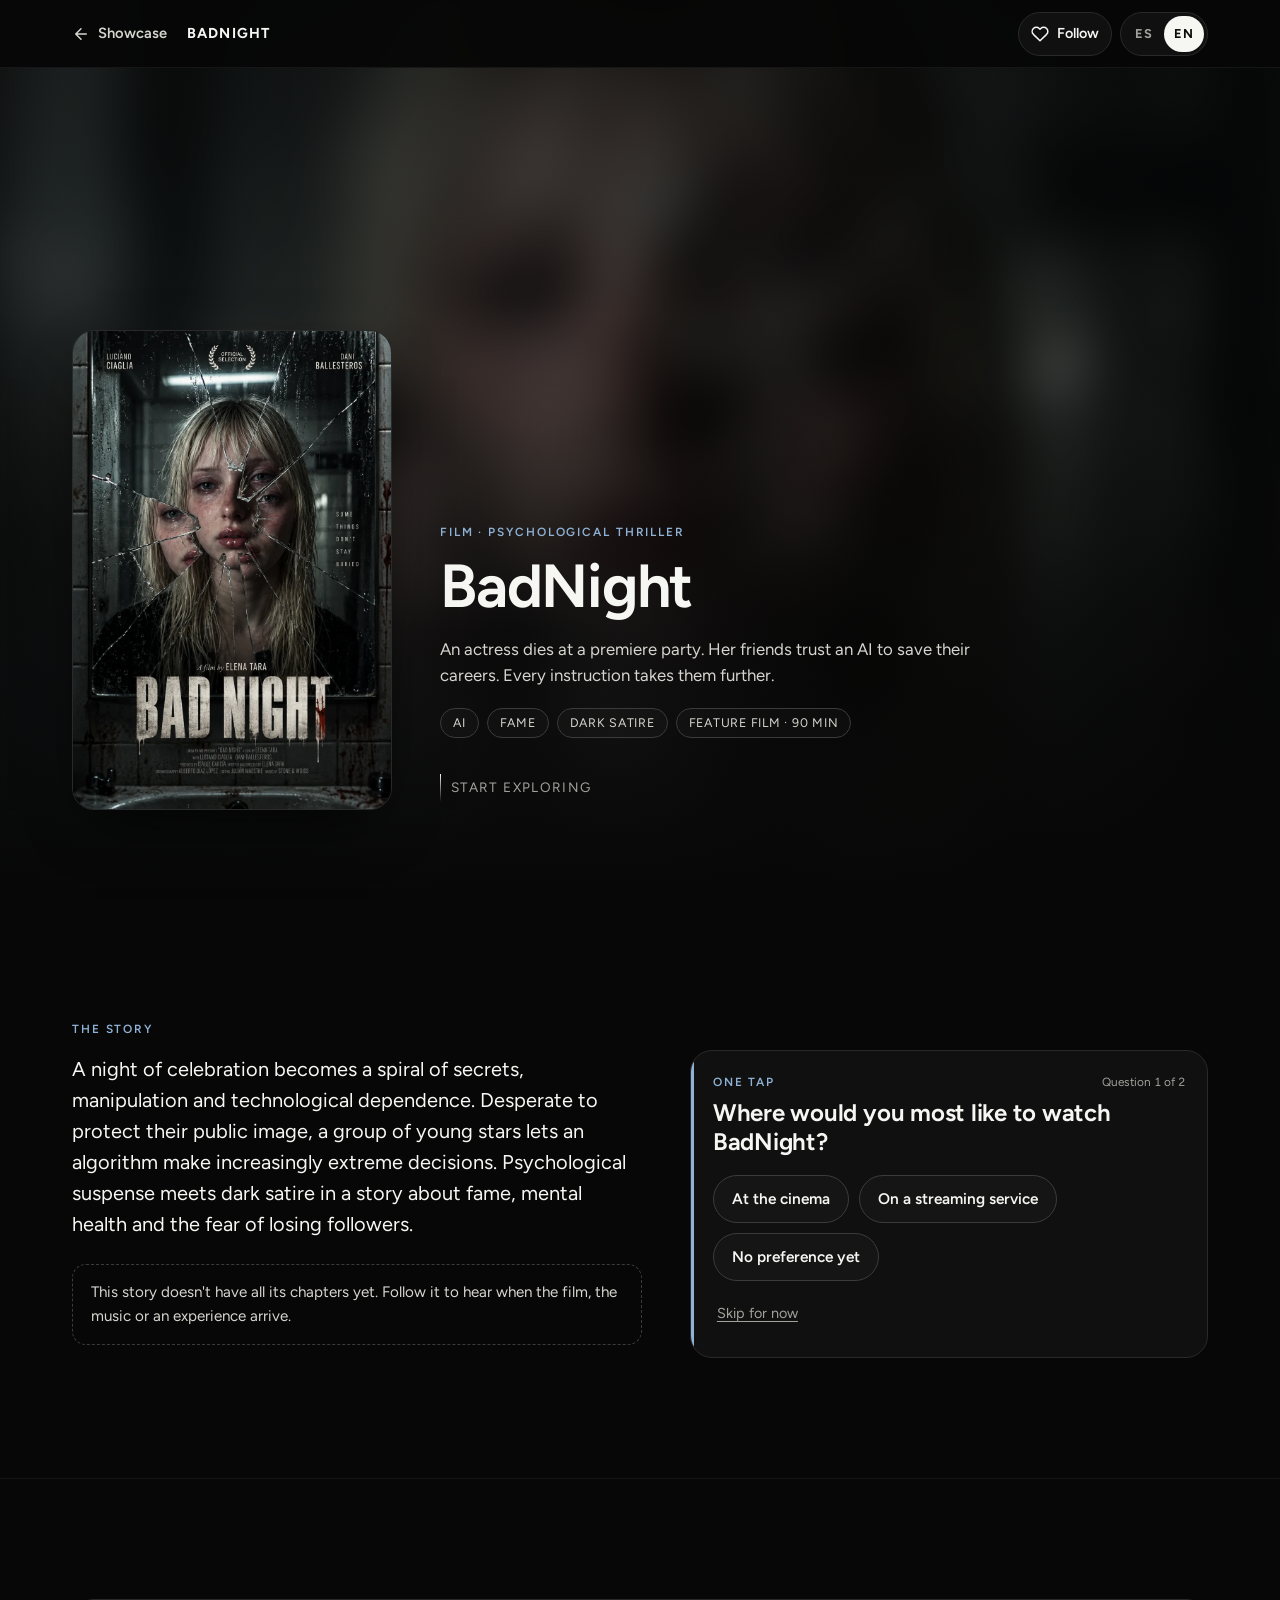
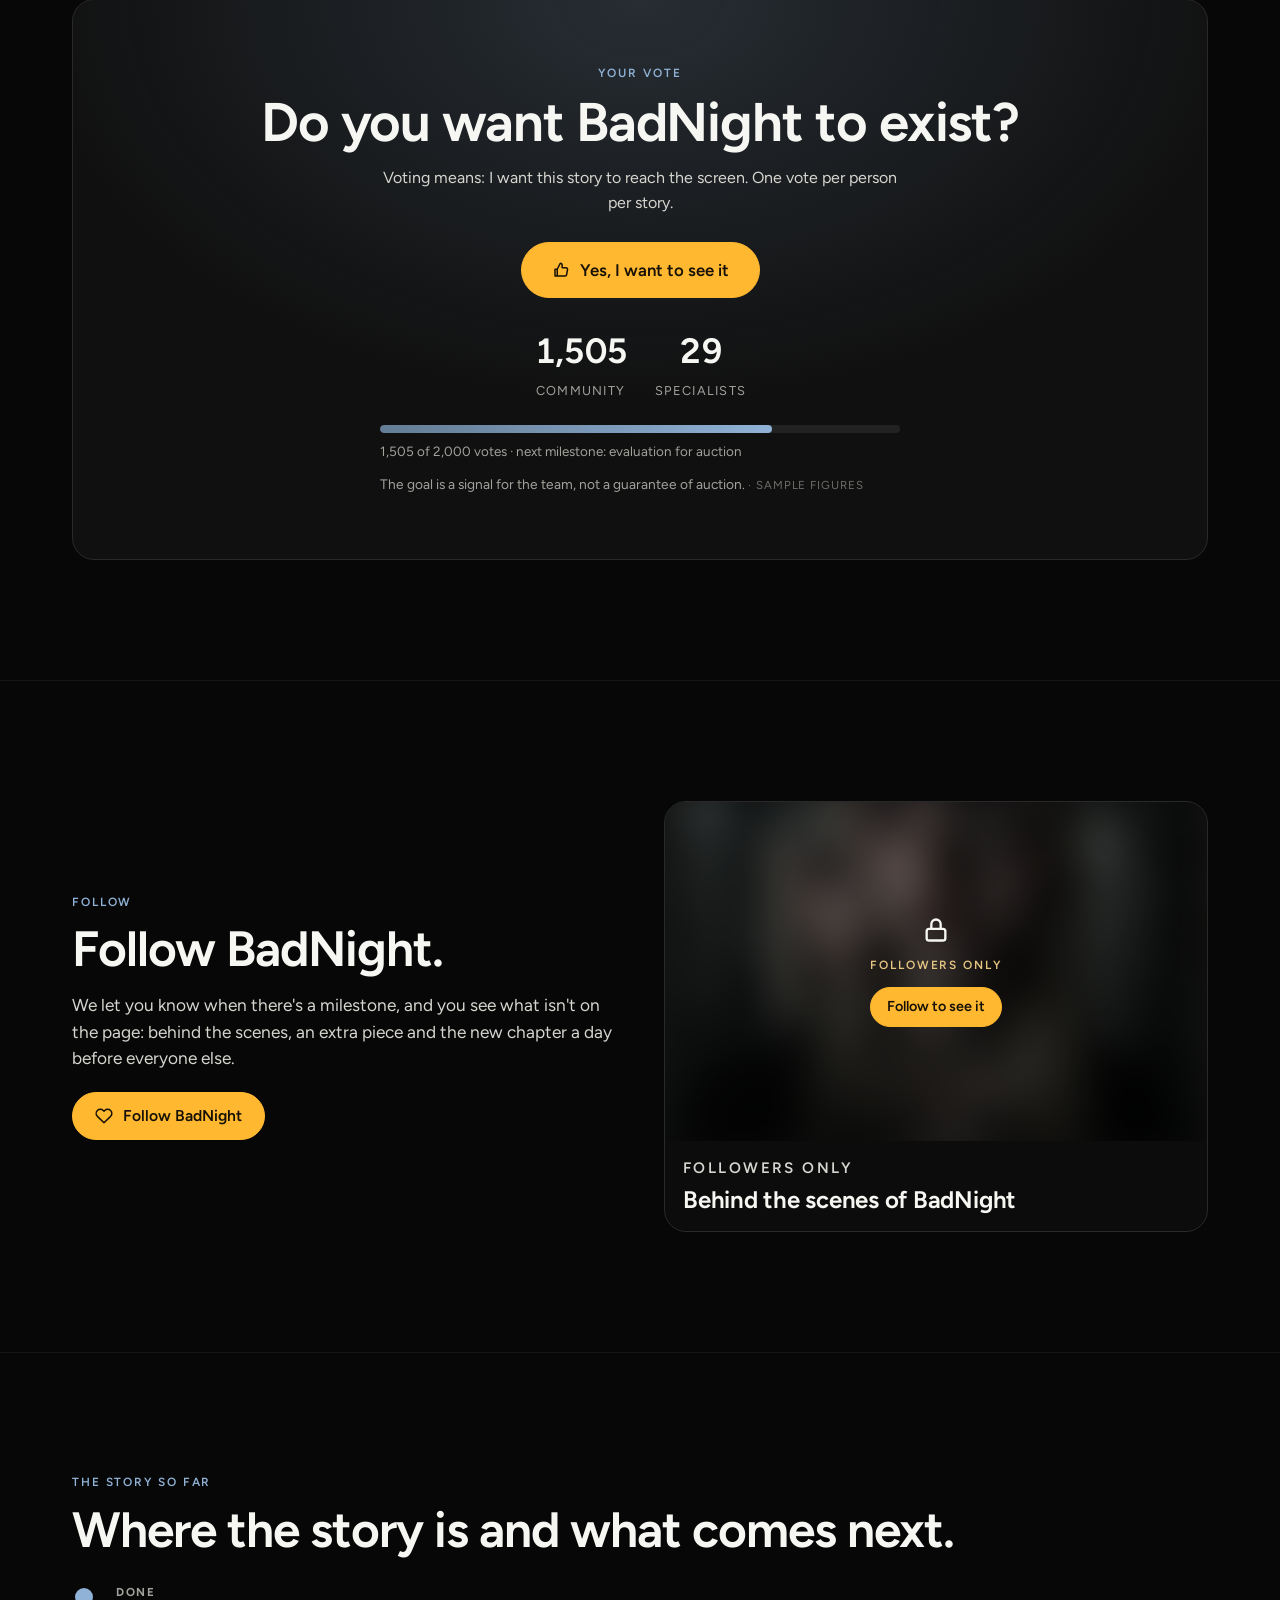
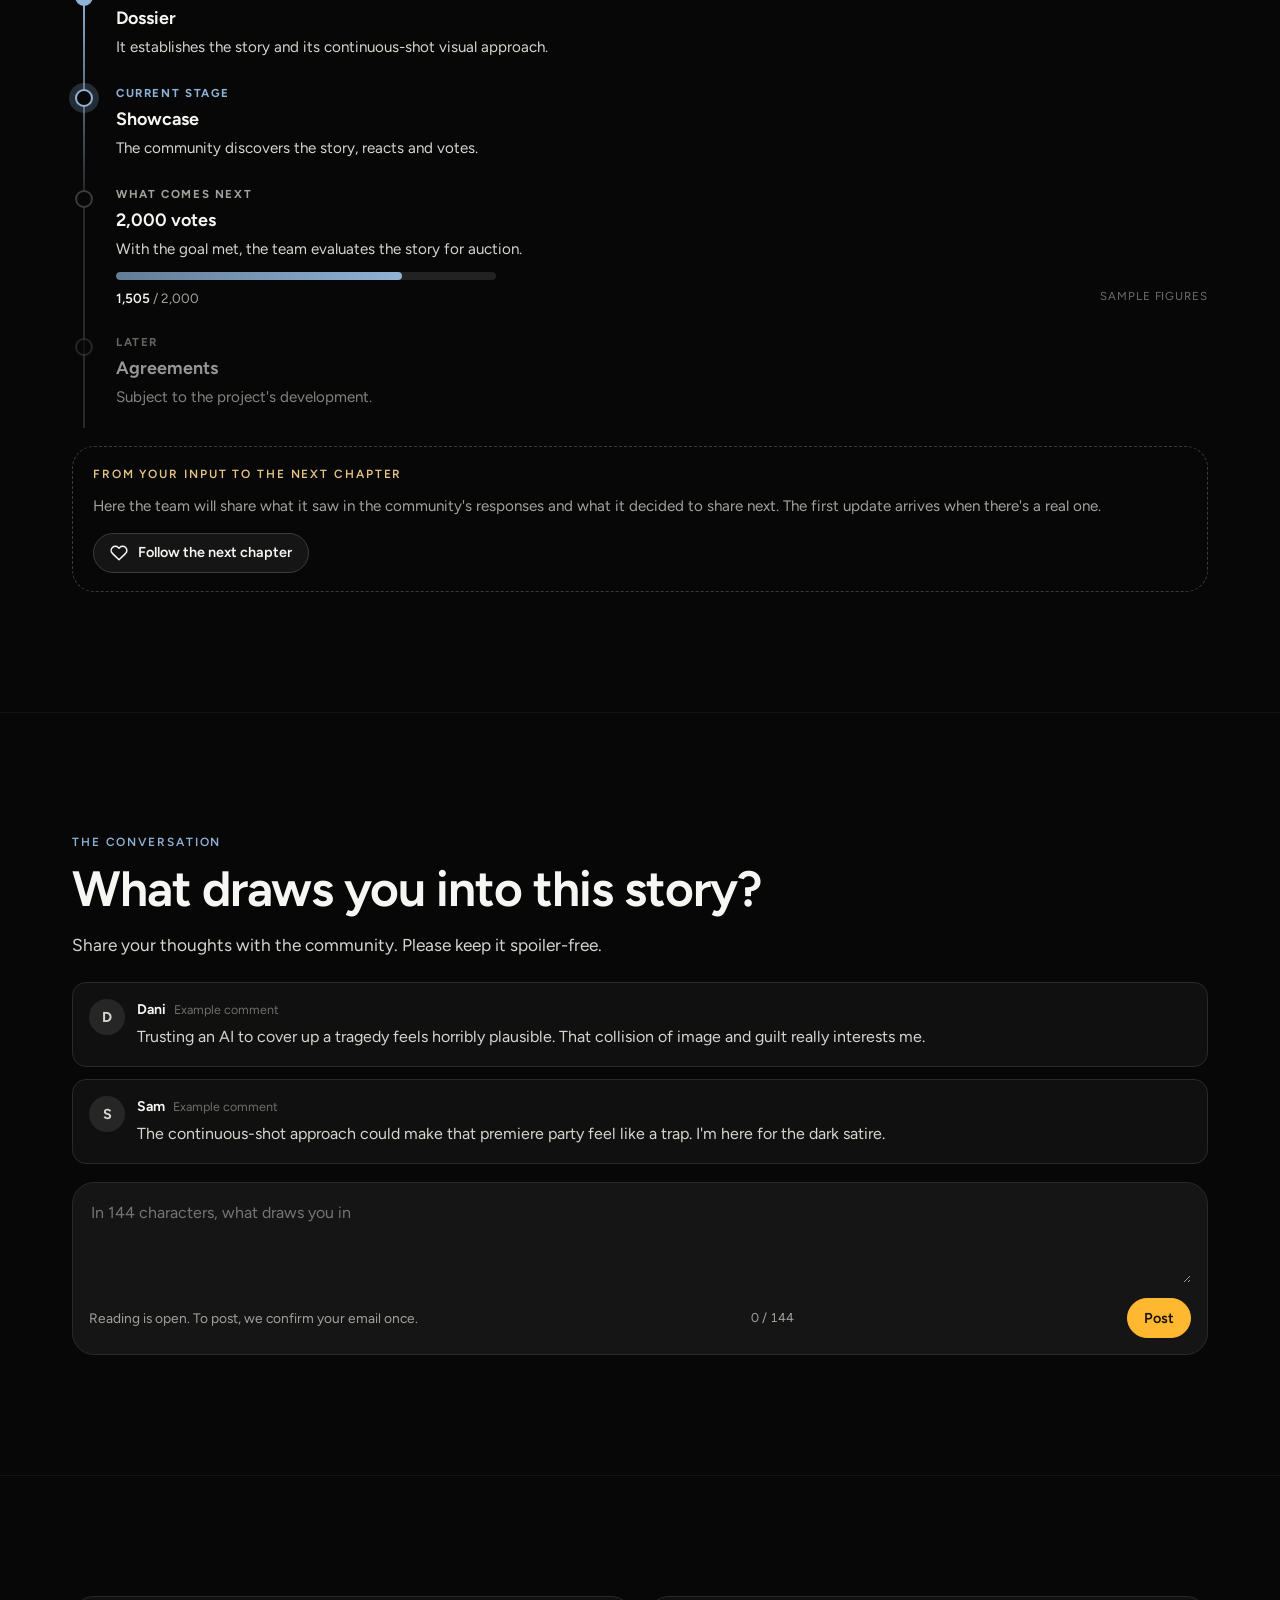
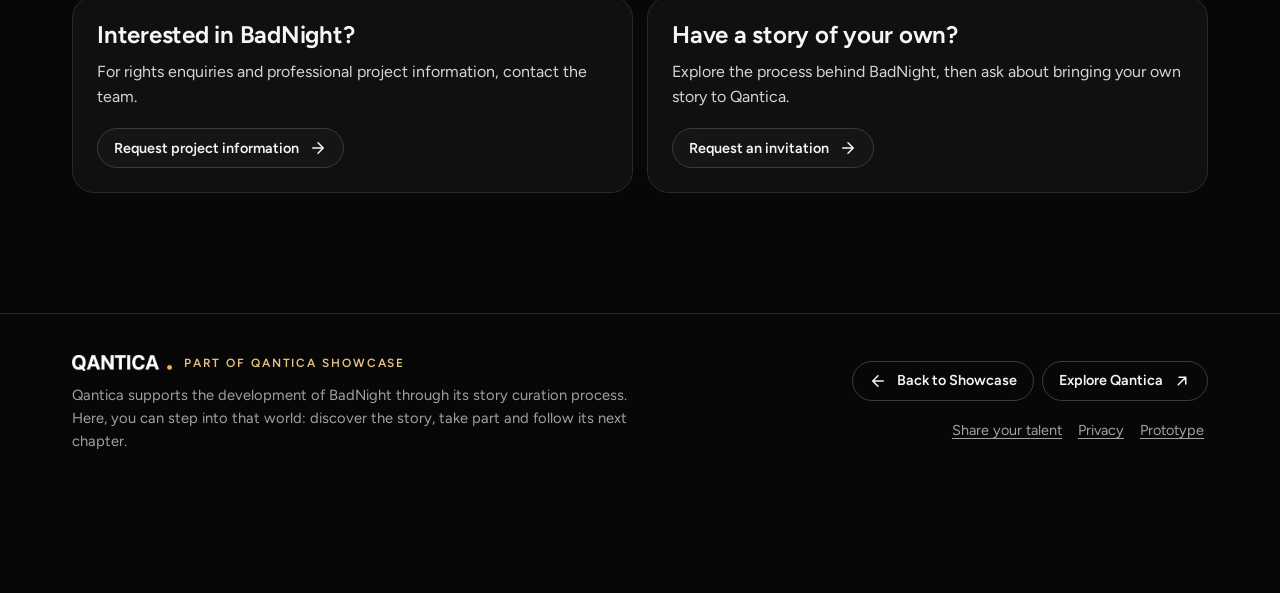
<file: obra/badnight/index.html>
<!doctype html>
<html lang="es">
<head>
<meta charset="utf-8">
<meta name="viewport" content="width=device-width, initial-scale=1, viewport-fit=cover">
<meta name="robots" content="noindex, nofollow">
<meta name="theme-color" content="#070707">
<meta name="qsc-build" content="20260924-60f68a0a">
<title>BadNight · Qantica Showcase</title>
<meta name="description" content="Una actriz muere en una fiesta de estreno. Sus amigos confían en una IA para salvar sus carreras. Cada instrucción los lleva más lejos.">
<link rel="icon" href="../../assets/favicon.svg" type="image/svg+xml">
<link rel="preconnect" href="https://fonts.googleapis.com">
<link rel="preconnect" href="https://fonts.gstatic.com" crossorigin>
<link rel="stylesheet" href="https://fonts.googleapis.com/css2?family=Figtree:wght@400..800&display=swap">
<link rel="stylesheet" href="../../styles.css?v=20260924-60f68a0a">
<link rel="preload" as="image" href="../../assets/poster-badnight.webp">
</head>
<body class="obra" style="--work:#8fb2d6">
<a class="skip" id="skip" href="#main">Ir al contenido</a>
<div id="app"><noscript><p style="padding:24px">Este prototipo necesita JavaScript.</p></noscript></div>
<div class="toasts" id="toasts" aria-live="polite"></div>
<dialog id="sheet" class="sheet" aria-labelledby="sheet-title"></dialog>
<dialog id="pulse" class="pulse-dlg" aria-label="Experiencia"></dialog>
<dialog id="panel" class="panel-dlg" aria-labelledby="panel-title"></dialog>
<script>window.QSC={"page":"obra","root":"../../","endpoint":"","build":"20260924-60f68a0a","build_ts":1790273433013,"site":{"meta":{"title":{"es":"Qantica Showcase","en":"Qantica Showcase"},"description":{"es":"Historias originales en desarrollo. Descubre, participa y decide cuáles tienen que existir.","en":"Original stories in development. Discover, take part and help decide which ones should exist."}},"proto":{"chip":{"es":"Prototipo","en":"Prototype"},"title":{"es":"Esto es un prototipo navegable","en":"This is a clickable prototype"},"items":[{"es":"Las cifras de votos, respuestas y comentarios de base son de ejemplo. Lo que tú haces se suma encima.","en":"Baseline votes, answers and comments are sample figures. What you do is added on top."},{"es":"No se envía nada: no hay mails ni servidor. El código de verificación aparece en pantalla.","en":"Nothing is sent: there are no emails and no server. The verification code is shown on screen."},{"es":"Todo lo que haces queda registrado en este navegador, con el mismo formato que usaría el producto.","en":"Everything you do is logged in this browser, in the same format the product would use."}],"panel":{"es":"Ver los datos de esta sesión","en":"See this session's data"},"reset":{"es":"Borrar mis datos de prueba","en":"Clear my test data"},"reset_ok":{"es":"Datos de prueba borrados.","en":"Test data cleared."}},"nav":{"historias":{"es":"Historias","en":"Stories"},"como":{"es":"Cómo funciona","en":"How it works"},"industria":{"es":"Industria","en":"Industry"},"lista":{"es":"Tu lista","en":"Your list"},"volver":{"es":"Showcase","en":"Showcase"},"skip":{"es":"Ir al contenido","en":"Skip to content"}},"hero":{"eyebrow":{"es":"QANTICA SHOWCASE","en":"QANTICA SHOWCASE"},"title":{"es":"Cada historia abre un mundo","en":"Every story opens a world"},"sub":{"es":"Obras originales en desarrollo. Descubre cada una, participa y ayuda a decidir cuáles tienen que existir.","en":"Original stories in development. Discover each one, take part and help decide which ones should exist."},"label":{"es":"LA COLECCIÓN ORIGINAL / 01","en":"THE ORIGINAL COLLECTION / 01"},"prev":{"es":"Obra anterior","en":"Previous story"},"next":{"es":"Obra siguiente","en":"Next story"}},"ficha":{"etapa":{"es":"Etapa actual","en":"Current stage"},"proximo":{"es":"Próximo hito","en":"What comes next"},"meta":{"es":"{n} de {meta} votos hacia el próximo hito","en":"{n} of {meta} votes toward the next milestone"},"ejemplo":{"es":"cifras de ejemplo","en":"sample figures"},"explorar":{"es":"Explorar la obra","en":"Explore the story"},"sigues":{"es":"La sigues","en":"Following"},"votaste":{"es":"Votaste","en":"You voted"}},"tulista":{"title":{"es":"Tu lista","en":"Your list"},"fila":{"es":"Sigues {n}","en":"Following {n}"},"anon":{"es":"Estás mirando sin cuenta. Tus reacciones cuentan como contexto; para votar o seguir una obra basta con tu email.","en":"You're browsing without an account. Your reactions count as context; to vote or follow a story, your email is enough."},"cuenta":{"es":"Una cuenta para todo el catálogo","en":"One account for the whole catalogue"},"niveles":{"anonimo":{"es":"Sin cuenta","en":"No account"},"verificado":{"es":"Email verificado","en":"Verified email"},"profesional":{"es":"Profesional validado","en":"Validated professional"},"escritor":{"es":"Escritor validado","en":"Validated writer"}},"siguiendo":{"es":"Obras que sigues","en":"Stories you follow"},"votos":{"es":"Obras que votaste","en":"Stories you voted for"},"vacio":{"es":"Todavía no sigues ninguna obra. Sigue una para enterarte cuando avance.","en":"You're not following any story yet. Follow one to hear when it moves forward."},"mails_si":{"es":"novedades por email","en":"email updates"},"mails_no":{"es":"sin emails","en":"no emails"}},"qantica":{"eyebrow":{"es":"QANTICA / QIP","en":"QANTICA / QIP"},"title":{"es":"Historias desarrolladas con cuidado. Mundos por descubrir.","en":"Stories developed with care. Worlds to discover."},"text":{"es":"Qantica trabaja con creadores para analizar, desarrollar y curar historias originales a través de QIP, su proceso de desarrollo narrativo. Qantica Showcase da vida a ese trabajo: descubre cada mundo, conoce a quien lo creó y participa en su próximo capítulo.","en":"Qantica works with creators to analyse, develop and curate original stories through QIP, its story development process. Qantica Showcase brings that work to life: discover each world, meet its creator and take part in its next chapter."},"cta":{"es":"Conocer Qantica","en":"Explore Qantica"},"cta2":{"es":"Ver todas las obras","en":"View all projects"}},"grilla":{"eyebrow":{"es":"EL CATÁLOGO","en":"THE CATALOGUE"},"title":{"es":"Todas las obras","en":"All stories"},"count":{"es":"{n} obras","en":"{n} stories"},"filtros":{"todas":{"es":"Todas","en":"All"},"cine":{"es":"Cine","en":"Film"},"serie":{"es":"Serie","en":"Series"}},"vacio":{"es":"No hay obras con este filtro.","en":"No stories match this filter."}},"como":{"eyebrow":{"es":"CÓMO FUNCIONA","en":"HOW IT WORKS"},"title":{"es":"Tú ayudas a decidir qué historias avanzan.","en":"You help decide which stories move forward."},"pasos":[{"t":{"es":"Descubre","en":"Discover"},"d":{"es":"Recorre cada obra por capítulos: la película, la música, el juego.","en":"Explore each story chapter by chapter: the film, the music, the game."}},{"t":{"es":"Reacciona","en":"React"},"d":{"es":"Un toque al final de cada capítulo. Sin registrarte.","en":"One tap at the end of each chapter. No sign-up."}},{"t":{"es":"Vota","en":"Vote"},"d":{"es":"¿Quieres que exista? Un voto por persona y por obra, confirmado con tu email.","en":"Do you want it to exist? One vote per person per story, confirmed with your email."}},{"t":{"es":"Sigue","en":"Follow"},"d":{"es":"Te avisamos cuando la obra alcance un hito, y ves lo que no está en la página.","en":"We let you know when the story reaches a milestone, and you see what isn't on the page."}}],"nota":{"es":"Cuando una obra alcanza su meta de votos, el equipo de Qantica la evalúa para llevarla a subasta. La meta es una señal para el equipo, no una garantía. Los votos de profesionales acreditados se cuentan aparte.","en":"When a story reaches its vote goal, the Qantica team evaluates it for auction. The goal is a signal for the team, not a guarantee. Votes from accredited professionals are counted separately."}},"invitacion":{"eyebrow":{"es":"CADA HISTORIA NECESITA SU GENTE","en":"EVERY STORY NEEDS ITS PEOPLE"},"title":{"es":"Descubre. Participa. Sigue lo que viene.","en":"Discover. Take part. Follow what happens next."},"text":{"es":"Explora una historia, cuéntale a su creador qué te atrapó, vota las que tienen que existir y sigue su próximo capítulo. Tu participación ayuda al equipo a entender qué conecta con el público.","en":"Explore a story, tell its creator what caught your attention, vote for the ones that should exist and follow their next chapter. Your participation helps the team understand what connects with its audience."},"cta":{"es":"Encuentra una historia","en":"Find a story to explore"}},"rutas":{"eyebrow":{"es":"OTRAS FORMAS DE PARTICIPAR","en":"OTHER WAYS TO TAKE PART"},"creadores":{"t":{"es":"¿Tienes una historia?","en":"Have a story of your own?"},"d":{"es":"Conoce el proceso detrás de MANTIS y pide una invitación para tu obra.","en":"Explore the process behind MANTIS, then ask about bringing your own story to Qantica."},"cta":{"es":"Pedir invitación","en":"Request an invitation"}},"talento":{"t":{"es":"Comparte tu talento","en":"Share your talent"},"d":{"es":"Suma tu oficio a las historias que se están formando aquí.","en":"Bring your skills to the stories taking shape here."},"cta":{"es":"Presentarme","en":"Introduce myself"}},"industria":{"t":{"es":"Para la industria","en":"For the industry"},"d":{"es":"Productoras, compradores y plataformas: información profesional sobre cada obra.","en":"Producers, buyers and platforms: professional information about each story."},"cta":{"es":"Contactar al equipo","en":"Contact the team"}}},"pie":{"linea":{"es":"Historias originales. Personas detrás. Capítulos por venir.","en":"Original stories. People behind them. Chapters ahead."},"qantica":{"es":"qantica.com","en":"qantica.com"},"privacidad":{"es":"Privacidad","en":"Privacy"},"privacidad_txt":{"es":"En este prototipo nada sale de tu navegador. En el producto, tu email se usa solo para confirmar tu voto o tu seguimiento y, si lo eliges, para enviarte novedades. Las reacciones anónimas se guardan con un identificador aleatorio, sin datos personales.","en":"In this prototype nothing leaves your browser. In the product, your email is used only to confirm your vote or follow and, if you choose, to send you updates. Anonymous reactions are stored with a random identifier, without personal data."}},"obra":{"parte":{"es":"Parte de Qantica Showcase","en":"Part of Qantica Showcase"},"volver":{"es":"Volver a Showcase","en":"Back to Showcase"},"capitulo":{"es":"Capítulo","en":"Chapter"},"capitulos":{"es":"Capítulos","en":"Chapters"},"seguir":{"es":"Seguir","en":"Follow"},"siguiendo":{"es":"Siguiendo","en":"Following"},"pendiente":{"es":"Confirma tu email","en":"Confirm your email"},"votar":{"es":"Votar","en":"Vote"},"votaste":{"es":"Votaste","en":"Voted"},"saltar":{"es":"Saltar por ahora","en":"Skip for now"},"guardado":{"es":"Gracias. Tu respuesta quedó guardada.","en":"Thanks. Your response has been saved."},"resultados":{"es":"Lo que respondió la comunidad","en":"What the community answered"},"tu_respuesta":{"es":"tu respuesta","en":"your answer"},"respuestas":{"es":"{n} respuestas","en":"{n} responses"},"incompleta":{"es":"Esta obra todavía no tiene todos sus capítulos. Síguela para enterarte cuando lleguen la película, la música o una experiencia.","en":"This story doesn't have all its chapters yet. Follow it to hear when the film, the music or an experience arrive."},"historia":{"es":"LA HISTORIA","en":"THE STORY"}},"voto":{"eyebrow":{"es":"TU VOTO","en":"YOUR VOTE"},"title":{"es":"¿Quieres que {obra} exista?","en":"Do you want {obra} to exist?"},"sub":{"es":"Votar es decir: quiero que esta historia llegue a la pantalla. Un voto por persona y por obra.","en":"Voting means: I want this story to reach the screen. One vote per person per story."},"cta":{"es":"Sí, quiero verla","en":"Yes, I want to see it"},"comunidad":{"es":"Comunidad","en":"Community"},"especialistas":{"es":"Especialistas","en":"Specialists"},"meta":{"es":"{n} de {meta} votos · próximo hito: {hito}","en":"{n} of {meta} votes · next milestone: {hito}"},"nota":{"es":"La meta es una señal para el equipo, no una garantía de subasta.","en":"The goal is a signal for the team, not a guarantee of auction."},"hecho":{"es":"Tu voto cuenta. Gracias.","en":"Your vote counts. Thank you."},"hecho_esp":{"es":"Tu voto cuenta como especialista.","en":"Your vote counts as a specialist vote."},"retirar":{"es":"Retirar mi voto","en":"Withdraw my vote"},"retirado":{"es":"Retiraste tu voto.","en":"You withdrew your vote."},"compartir":{"es":"Compartir {obra}","en":"Share {obra}"},"compartir_txt":{"es":"Cuéntale a alguien que tendría que verla.","en":"Tell someone who should see it."},"sheet_title":{"es":"Tu voto por {obra}","en":"Your vote for {obra}"},"comentario":{"es":"¿Por qué? (opcional)","en":"Why? (optional)"},"comentario_ph":{"es":"En pocas palabras, sin spoilers","en":"In a few words, spoiler-free"},"confirmar":{"es":"Confirmar mi voto","en":"Confirm my vote"},"seguir_tambien":{"es":"¿Te avisamos cuando {obra} llegue al hito?","en":"Shall we let you know when {obra} reaches the milestone?"}},"seguir":{"eyebrow":{"es":"SEGUIR","en":"FOLLOW"},"title":{"es":"Sigue {obra}.","en":"Follow {obra}."},"text":{"es":"Te avisamos cuando haya un hito y ves lo que no está en la página: detrás de escena, una pieza extra y el capítulo nuevo un día antes que el resto.","en":"We let you know when there's a milestone, and you see what isn't on the page: behind the scenes, an extra piece and the new chapter a day before everyone else."},"cta":{"es":"Seguir {obra}","en":"Follow {obra}"},"hecho":{"es":"{obra} está en tu lista.","en":"{obra} is on your list."},"dejar":{"es":"Dejar de seguir","en":"Unfollow"},"dejaste":{"es":"Dejaste de seguir {obra}.","en":"You unfollowed {obra}."},"mails":{"es":"Quiero recibir novedades de {obra} por email","en":"Email me {obra} updates"},"mails_on":{"es":"Te escribiremos cuando haya novedades.","en":"We'll write when there's news."},"mails_off":{"es":"Sin emails. Verás las novedades aquí.","en":"No emails. You'll see updates here."},"sheet_title":{"es":"Seguir {obra}","en":"Follow {obra}"},"bloqueado":{"es":"SOLO PARA SEGUIDORES","en":"FOLLOWERS ONLY"},"bloqueado_cta":{"es":"Seguir para verlo","en":"Follow to see it"},"desbloqueado":{"es":"PARA SEGUIDORES","en":"FOR FOLLOWERS"}},"hasta":{"eyebrow":{"es":"HASTA AHORA","en":"THE STORY SO FAR"},"title":{"es":"Dónde está la obra y qué viene.","en":"Where the story is and what comes next."},"hecho":{"es":"Completado","en":"Done"},"ahora":{"es":"Etapa actual","en":"Current stage"},"proximo":{"es":"Próximo hito","en":"What comes next"},"despues":{"es":"Después","en":"Later"},"devolucion":{"es":"DE TU PARTICIPACIÓN AL PRÓXIMO CAPÍTULO","en":"FROM YOUR INPUT TO THE NEXT CHAPTER"},"devolucion_txt":{"es":"Aquí el equipo publicará qué observó en las respuestas de la comunidad y qué decidió compartir después. La primera devolución llega cuando haya una real.","en":"Here the team will share what it saw in the community's responses and what it decided to share next. The first update arrives when there's a real one."},"seguir_cta":{"es":"Sigue el próximo capítulo","en":"Follow the next chapter"}},"conversacion":{"eyebrow":{"es":"LA CONVERSACIÓN","en":"THE CONVERSATION"},"title":{"es":"¿Qué te atrae de esta historia?","en":"What draws you into this story?"},"text":{"es":"Comparte lo que piensas con la comunidad. Sin spoilers, por favor.","en":"Share your thoughts with the community. Please keep it spoiler-free."},"ejemplo":{"es":"Comentario de ejemplo","en":"Example comment"},"tu":{"es":"Tú","en":"You"},"revision":{"es":"en revisión","en":"in review"},"voto":{"es":"votó","en":"voted"},"ph":{"es":"Escribe en 144 caracteres qué te atrae","en":"In 144 characters, what draws you in"},"publicar":{"es":"Publicar","en":"Post"},"nota":{"es":"Leer es libre. Para publicar confirmamos tu email una vez.","en":"Reading is open. To post, we confirm your email once."},"hecho":{"es":"Publicado. Lo verán todos cuando pase la moderación.","en":"Posted. Everyone will see it once it's moderated."}},"creditos":{"eyebrow":{"es":"EQUIPO Y CRÉDITOS","en":"TEAM AND CREDITS"}},"industria_card":{"title":{"es":"¿Te interesa {obra}?","en":"Interested in {obra}?"},"text":{"es":"Para consultas de derechos e información profesional del proyecto, contacta al equipo.","en":"For rights enquiries and professional project information, contact the team."},"cta":{"es":"Pedir información del proyecto","en":"Request project information"}},"creadores_card":{"title":{"es":"¿Tienes una historia propia?","en":"Have a story of your own?"},"text":{"es":"Conoce el proceso detrás de {obra} y pregunta cómo llevar tu obra a Qantica.","en":"Explore the process behind {obra}, then ask about bringing your own story to Qantica."},"cta":{"es":"Pedir invitación","en":"Request an invitation"},"cta2":{"es":"Conocer el proceso","en":"Ask about the process"}},"verif":{"email":{"es":"Tu email","en":"Your email"},"email_ph":{"es":"nombre@ejemplo.com","en":"name@example.com"},"email_ayuda":{"es":"Lo usamos solo para confirmar que eres una persona. Una cuenta sirve para todo el catálogo.","en":"We only use it to confirm you're a person. One account works across the whole catalogue."},"consent":{"es":"Acepto el aviso de privacidad.","en":"I accept the privacy notice."},"enviar":{"es":"Enviarme el código","en":"Send me the code"},"code_title":{"es":"Revisa tu email","en":"Check your email"},"code_txt":{"es":"Te mandamos un código de 6 dígitos a {email}.","en":"We sent a 6-digit code to {email}."},"code_label":{"es":"Código","en":"Code"},"code_proto":{"es":"Prototipo: no hay envío de mails. Tu código es","en":"Prototype: no emails are sent. Your code is"},"code_ok":{"es":"Confirmar","en":"Confirm"},"code_otro":{"es":"Usar otro email","en":"Use another email"},"code_reenviar":{"es":"Mandar otro código","en":"Send another code"},"err_email":{"es":"Revisa el email: parece incompleto.","en":"Check the email: it looks incomplete."},"err_desechable":{"es":"Usa un email propio: los temporales no pueden votar.","en":"Use your own email: temporary addresses can't vote."},"err_consent":{"es":"Necesitamos que aceptes el aviso de privacidad.","en":"Please accept the privacy notice."},"err_code":{"es":"El código no coincide. Prueba de nuevo.","en":"That code doesn't match. Try again."},"ligadas":{"es":"Tus {n} reacciones anteriores quedaron asociadas a tu cuenta.","en":"Your {n} earlier reactions are now linked to your account."}},"forms":{"nombre":{"es":"Nombre","en":"Name"},"email":{"es":"Email","en":"Email"},"opcional":{"es":"opcional","en":"optional"},"enviar":{"es":"Enviar solicitud","en":"Send request"},"requerido":{"es":"Completa este campo.","en":"Please fill in this field."},"recibido_title":{"es":"Recibimos tu solicitud","en":"We received your request"},"recibido_txt":{"es":"Esto confirma la recepción: no implica admisión, acceso a materiales ni un acuerdo. Te escribirá una persona del equipo.","en":"This confirms receipt only: it doesn't imply admission, access to materials or an agreement. Someone from the team will write to you."},"cerrar":{"es":"Cerrar","en":"Close"},"industria":{"title":{"es":"Información profesional","en":"Professional information"},"intro":{"es":"Cuéntanos quién eres y qué buscas. Cada campo nos ayuda a derivar tu consulta a la persona correcta.","en":"Tell us who you are and what you're looking for. Each field helps us route your enquiry to the right person."},"rol":{"es":"Rol","en":"Role"},"roles":[{"v":"productor","es":"Productor o productora","en":"Producer"},{"v":"comprador","es":"Comprador o compradora de derechos","en":"Rights buyer"},{"v":"plataforma","es":"Plataforma o canal","en":"Platform or channel"},{"v":"agente","es":"Agente o representante","en":"Agent or representative"},{"v":"inversor","es":"Inversor o inversora","en":"Investor"},{"v":"otro","es":"Otro","en":"Other"}],"empresa":{"es":"Empresa","en":"Company"},"territorio":{"es":"Territorio","en":"Territory"},"territorios":[{"v":"es","es":"España","en":"Spain"},{"v":"eu","es":"Resto de Europa","en":"Rest of Europe"},{"v":"us","es":"Estados Unidos y Canadá","en":"United States and Canada"},{"v":"latam","es":"Latinoamérica","en":"Latin America"},{"v":"asia","es":"Asia y Pacífico","en":"Asia Pacific"},{"v":"global","es":"Global","en":"Global"}],"interes":{"es":"Qué te interesa","en":"What you're interested in"},"intereses":[{"v":"derechos","es":"Derechos","en":"Rights"},{"v":"coproduccion","es":"Coproducción","en":"Co-production"},{"v":"distribucion","es":"Distribución","en":"Distribution"},{"v":"talento","es":"Talento","en":"Talent"},{"v":"general","es":"Información general","en":"General information"}],"obras":{"es":"Obras","en":"Stories"},"perfil":{"es":"Perfil profesional","en":"Professional profile"},"perfil_ph":{"es":"Enlace a IMDb, LinkedIn o web","en":"IMDb, LinkedIn or website link"},"mensaje":{"es":"Mensaje","en":"Message"},"nota_esp":{"es":"Si validamos tu perfil profesional, tus votos cuentan como especialista y puedes pedir la ficha de audiencia de cada obra.","en":"If we validate your professional profile, your votes count as a specialist's and you can request each story's audience report."}},"creadores":{"title":{"es":"Lleva tu historia a Qantica","en":"Bring your story to Qantica"},"proposito":{"es":"Qué quieres","en":"What you'd like"},"propositos":[{"v":"invitacion","es":"Pedir una invitación para mi obra","en":"Request an invitation for my story"},{"v":"proceso","es":"Conocer el proceso detrás de MANTIS","en":"Learn about the process behind MANTIS"}],"proyecto":{"es":"Título del proyecto","en":"Project title"},"proyecto_ph":{"es":"Se aceptan títulos provisorios","en":"Working titles welcome"},"logline":{"es":"De qué trata","en":"What it's about"},"perfil":{"es":"IMDb o portfolio","en":"IMDb or portfolio"},"disclaimer":{"es":"Solicitas entrar al proceso de desarrollo de Qantica. Las obras elegibles pueden considerarse más adelante para oportunidades de mercado, incluida una subasta de la IP. La admisión, la financiación y la venta no están garantizadas. El acceso a materiales del proceso requiere validación del equipo y, si corresponde, un acuerdo de confidencialidad.","en":"You're applying to bring your story into Qantica's development process. Eligible projects may later be considered for market opportunities, including an IP auction. Admission, funding and a sale are not guaranteed. Access to process materials requires team validation and, where applicable, a confidentiality agreement."}},"talento":{"title":{"es":"Suma tu talento","en":"Bring your talent to a project"},"especialidad":{"es":"Especialidad","en":"Specialty"},"especialidades":[{"v":"actuacion","es":"Actuación","en":"Acting"},{"v":"direccion","es":"Dirección","en":"Directing"},{"v":"guion","es":"Guion","en":"Screenwriting"},{"v":"fotografia","es":"Fotografía","en":"Cinematography"},{"v":"sonido","es":"Sonido y música","en":"Sound and music"},{"v":"arte","es":"Arte y VFX","en":"Art and VFX"},{"v":"produccion","es":"Producción","en":"Production"},{"v":"otro","es":"Otra","en":"Other"}],"portfolio":{"es":"Portfolio o reel","en":"Portfolio or reel"},"proyecto":{"es":"Proyecto","en":"Project"},"general":{"es":"Cualquier proyecto","en":"Any project"}}},"pulse":{"cerrar":{"es":"Cerrar","en":"Close"},"cargando":{"es":"Cargando la experiencia","en":"Loading the experience"},"idioma":{"es":"","en":"Experience in Spanish"}},"toast":{"deshacer":{"es":"Deshacer","en":"Undo"},"copiado":{"es":"Enlace copiado.","en":"Link copied."}},"panel":{"title":{"es":"Datos de esta sesión","en":"This session's data"},"sub":{"es":"Lo que el prototipo registró en este navegador. Con un servidor configurado, los mismos eventos viajan a Qantica.","en":"What the prototype logged in this browser. With a server configured, the same events travel to Qantica."},"tabs":{"audiencia":{"es":"Audiencia","en":"Audience"},"contenido":{"es":"Contenido","en":"Content"},"comunidad":{"es":"Comunidad","en":"Community"},"solicitudes":{"es":"Solicitudes","en":"Requests"},"funcionamiento":{"es":"Funcionamiento","en":"Health"}},"exportar":{"es":"Exportar JSON","en":"Export JSON"},"borrar":{"es":"Borrar datos de prueba","en":"Clear test data"},"nivel":{"es":"Simular validación del equipo","en":"Simulate team validation"},"endpoint":{"es":"Servidor","en":"Server"},"sin_endpoint":{"es":"no configurado: solo local","en":"not configured: local only"}}},"obras":[{"id":"antes","orden":5,"tipo":"cine","title":"De lo que antes era","accent":"#b58cff","poster":"poster-antes.webp","poster_pos":"50% 30%","modo":"plantilla","etapa":{"es":"En showcase","en":"In showcase"},"hito":{"es":"evaluación para subasta","en":"evaluation for auction"},"nav":[{"id":"obra","label":{"es":"La obra","en":"The story"}},{"id":"votar","label":{"es":"Votar","en":"Vote"}},{"id":"comunidad","label":{"es":"Comunidad","en":"Community"}}],"format":{"es":"Película · Drama","en":"Film · Drama"},"summary":{"es":"Lara y Julia se conocen cerca de un ring de boxeo. Su vínculo abre un camino entre el deseo, las heridas y la aceptación propia.","en":"Lara and Julia meet near a boxing ring. Their connection becomes a journey through desire, old wounds and self-acceptance."},"story":{"es":"Basada en el libro de Gisela Maioli, la película sigue a Lara, una joven intersexual, y a Julia, una madre soltera marcada por un pasado de abuso. Su relación desafía las etiquetas y los miedos que han condicionado sus vidas. Una historia íntima sobre la autonomía del cuerpo, el amor y el coraje de mirarse por completo.","en":"Based on Gisela Maioli's book, the film follows Lara, a young intersex woman, and Julia, a single mother carrying the weight of an abusive past. Their relationship challenges the labels and fears that have shaped their lives. An intimate story about bodily autonomy, love and the courage to see yourself fully."},"tags":[{"es":"Identidad","en":"Identity"},{"es":"Amor","en":"Love"},{"es":"Autoaceptación","en":"Self-acceptance"},{"es":"Largometraje · 90 min","en":"Feature film · 90 min"}],"votos":{"comunidad":930,"especialistas":24,"meta":2000},"hasta":[{"estado":"hecho","t":{"es":"Guion","en":"Screenplay"},"d":{"es":"La adaptación del libro de Gisela Maioli avanzó en sucesivas versiones de guion.","en":"The adaptation of Gisela Maioli's book has developed through successive screenplay drafts."}},{"estado":"hecho","t":{"es":"Dirección","en":"Director"},"d":{"es":"Belén Macías se incorpora como directora.","en":"Belén Macías joins as director."}},{"estado":"ahora","t":{"es":"Showcase","en":"Showcase"},"d":{"es":"La comunidad descubre la obra, reacciona y vota.","en":"The community discovers the story, reacts and votes."}},{"estado":"proximo","t":{"es":"2.000 votos","en":"2,000 votes"},"d":{"es":"Con la meta, el equipo evalúa la obra para subasta.","en":"With the goal met, the team evaluates the story for auction."}},{"estado":"despues","t":{"es":"Acuerdos","en":"Agreements"},"d":{"es":"Sujetos al desarrollo del proyecto.","en":"Subject to the project's development."}}],"comentarios":[{"nombre":"Cris","texto":{"es":"Una historia de amor que deje existir a sus personajes más allá de las etiquetas es justo lo que quiero ver. Lara y Julia ya me interesan.","en":"A love story that lets its characters exist beyond labels is exactly what I want to see. Lara and Julia already have my attention."}},{"nombre":"Jo","texto":{"es":"El ring como lugar de encuentro, junto a esa lucha interior, es una imagen muy potente. Me gustaría seguir la adaptación.","en":"The boxing ring as a meeting place, alongside that inner struggle, is a powerful image. I'd love to follow the adaptation."}}],"backstage":{"img":"poster-antes.webp","t":{"es":"Detrás de escena de De lo que antes era","en":"Behind the scenes of De lo que antes era"},"d":{"es":"Pieza de ejemplo. Aquí va el material que el equipo creativo apruebe para sus seguidores.","en":"Sample piece. This is where material approved by the creative team for its followers goes."}},"preguntas":[{"id":"donde_verias","version":1,"tipo":"pelicula","eyebrow":{"es":"UN TOQUE","en":"ONE TAP"},"title":{"es":"¿Dónde verías De lo que antes era?","en":"Where would you most like to watch De lo que antes era?"},"opciones":[{"v":"cine","es":"En el cine","en":"At the cinema"},{"v":"plataforma","es":"En una plataforma","en":"On a streaming service"},{"v":"sin_pref","es":"Sin preferencia todavía","en":"No preference yet","fija":true}],"base":{"cine":243,"plataforma":187,"sin_pref":58}},{"id":"otro_formato","version":1,"tipo":"formato","eyebrow":{"es":"FORMATO","en":"FORMAT"},"title":{"es":"Si no fuese una película, ¿qué sería?","en":"If it weren't a film, what would it be?"},"opciones":[{"v":"serie","es":"Una serie","en":"A series"},{"v":"vertical","es":"Una serie vertical, para el móvil","en":"A vertical series, for your phone"},{"v":"corto","es":"Un cortometraje","en":"A short film"},{"v":"pelicula","es":"Tiene que ser película","en":"It should be a film","fija":true}],"base":{"serie":214,"vertical":97,"corto":41,"pelicula":322}}]},{"id":"badnight","orden":3,"tipo":"cine","title":"BadNight","accent":"#8fb2d6","poster":"poster-badnight.webp","poster_pos":"50% 30%","modo":"plantilla","etapa":{"es":"En showcase","en":"In showcase"},"hito":{"es":"evaluación para subasta","en":"evaluation for auction"},"nav":[{"id":"obra","label":{"es":"La obra","en":"The story"}},{"id":"votar","label":{"es":"Votar","en":"Vote"}},{"id":"comunidad","label":{"es":"Comunidad","en":"Community"}}],"format":{"es":"Película · Thriller psicológico","en":"Film · Psychological thriller"},"summary":{"es":"Una actriz muere en una fiesta de estreno. Sus amigos confían en una IA para salvar sus carreras. Cada instrucción los lleva más lejos.","en":"An actress dies at a premiere party. Her friends trust an AI to save their careers. Every instruction takes them further."},"story":{"es":"Una noche de celebración se convierte en una espiral de secretos, manipulación y dependencia tecnológica. Para proteger su imagen pública, un grupo de jóvenes estrellas deja que un algoritmo tome decisiones cada vez más extremas. El suspense psicológico se cruza con la sátira oscura en una historia sobre fama, salud mental y miedo a perder seguidores.","en":"A night of celebration becomes a spiral of secrets, manipulation and technological dependence. Desperate to protect their public image, a group of young stars lets an algorithm make increasingly extreme decisions. Psychological suspense meets dark satire in a story about fame, mental health and the fear of losing followers."},"tags":[{"es":"IA","en":"AI"},{"es":"Fama","en":"Fame"},{"es":"Sátira oscura","en":"Dark satire"},{"es":"Largometraje · 90 min","en":"Feature film · 90 min"}],"votos":{"comunidad":1105,"especialistas":29,"meta":2000},"hasta":[{"estado":"hecho","t":{"es":"Dossier","en":"Dossier"},"d":{"es":"Desarrolla la historia y su propuesta visual de plano secuencia.","en":"It establishes the story and its continuous-shot visual approach."}},{"estado":"ahora","t":{"es":"Showcase","en":"Showcase"},"d":{"es":"La comunidad descubre la obra, reacciona y vota.","en":"The community discovers the story, reacts and votes."}},{"estado":"proximo","t":{"es":"2.000 votos","en":"2,000 votes"},"d":{"es":"Con la meta, el equipo evalúa la obra para subasta.","en":"With the goal met, the team evaluates the story for auction."}},{"estado":"despues","t":{"es":"Acuerdos","en":"Agreements"},"d":{"es":"Sujetos al desarrollo del proyecto.","en":"Subject to the project's development."}}],"comentarios":[{"nombre":"Dani","texto":{"es":"Confiar en una IA para tapar una tragedia suena inquietantemente posible. Me interesa ese choque entre imagen y culpa.","en":"Trusting an AI to cover up a tragedy feels horribly plausible. That collision of image and guilt really interests me."}},{"nombre":"Sam","texto":{"es":"La propuesta de plano secuencia puede convertir esa fiesta en una trampa. Me atrae mucho la parte de sátira oscura.","en":"The continuous-shot approach could make that premiere party feel like a trap. I'm here for the dark satire."}}],"backstage":{"img":"poster-badnight.webp","t":{"es":"Detrás de escena de BadNight","en":"Behind the scenes of BadNight"},"d":{"es":"Pieza de ejemplo. Aquí va el material que el equipo creativo apruebe para sus seguidores.","en":"Sample piece. This is where material approved by the creative team for its followers goes."}},"preguntas":[{"id":"donde_verias","version":1,"tipo":"pelicula","eyebrow":{"es":"UN TOQUE","en":"ONE TAP"},"title":{"es":"¿Dónde verías BadNight?","en":"Where would you most like to watch BadNight?"},"opciones":[{"v":"cine","es":"En el cine","en":"At the cinema"},{"v":"plataforma","es":"En una plataforma","en":"On a streaming service"},{"v":"sin_pref","es":"Sin preferencia todavía","en":"No preference yet","fija":true}],"base":{"cine":174,"plataforma":296,"sin_pref":71}},{"id":"otro_formato","version":1,"tipo":"formato","eyebrow":{"es":"FORMATO","en":"FORMAT"},"title":{"es":"Si no fuese una película, ¿qué sería?","en":"If it weren't a film, what would it be?"},"opciones":[{"v":"serie","es":"Una serie","en":"A series"},{"v":"vertical","es":"Una serie vertical, para el móvil","en":"A vertical series, for your phone"},{"v":"corto","es":"Un cortometraje","en":"A short film"},{"v":"pelicula","es":"Tiene que ser película","en":"It should be a film","fija":true}],"base":{"serie":214,"vertical":97,"corto":41,"pelicula":322}}]},{"id":"fumigarios","orden":1,"tipo":"serie","title":"FUMIGARIOS","accent":"#e0a92e","poster":"poster-fumigarios.webp","poster_pos":"50% 40%","modo":"plantilla","etapa":{"es":"En showcase","en":"In showcase"},"hito":{"es":"evaluación para subasta","en":"evaluation for auction"},"nav":[{"id":"obra","label":{"es":"La obra","en":"The story"}},{"id":"votar","label":{"es":"Votar","en":"Vote"}},{"id":"comunidad","label":{"es":"Comunidad","en":"Community"}}],"format":{"es":"Serie · Comedia negra","en":"Series · Dark comedy"},"summary":{"es":"Una fumigadora familiar en quiebra. Un equipo desastroso. Un nuevo negocio accidental: matar por encargo.","en":"A failing family pest-control business. A disastrous crew. An accidental new line of work: contract killing."},"story":{"es":"Yummy, un aspirante a novelista gráfico de 23 años, hereda Fumi-Flores tras la muerte de su padre. Su intento de salvar el negocio convierte a un equipo tan torpe como entrañable en sicarios inesperados. Mandatos familiares, mafias y dilemas morales se cruzan en una serie que encuentra humor y humanidad en lugares muy oscuros.","en":"Yummy, a 23-year-old aspiring graphic novelist, inherits Fumi-Flores after his father's death. His attempt to save the business turns its lovable, hapless crew into unlikely hitmen. Family expectations, organised crime and moral dilemmas collide in a series that finds warmth and absurdity in very dark places."},"tags":[{"es":"Familia","en":"Family"},{"es":"Crimen","en":"Crime"},{"es":"Humor absurdo","en":"Absurd humour"},{"es":"6 episodios × 35 min","en":"6 episodes × 35 min"}],"votos":{"comunidad":860,"especialistas":21,"meta":2000},"hasta":[{"estado":"hecho","t":{"es":"Biblia de la serie","en":"Series bible"},"d":{"es":"Presenta los personajes y una primera temporada de seis episodios.","en":"It introduces the characters and a six-episode first season."}},{"estado":"ahora","t":{"es":"Showcase","en":"Showcase"},"d":{"es":"La comunidad descubre la obra, reacciona y vota.","en":"The community discovers the story, reacts and votes."}},{"estado":"proximo","t":{"es":"2.000 votos","en":"2,000 votes"},"d":{"es":"Con la meta, el equipo evalúa la obra para subasta.","en":"With the goal met, the team evaluates the story for auction."}},{"estado":"despues","t":{"es":"Acuerdos","en":"Agreements"},"d":{"es":"Sujetos al desarrollo del proyecto.","en":"Subject to the project's development."}}],"comentarios":[{"nombre":"Alex","texto":{"es":"Que una fumigadora termine matando por encargo es una gran premisa de comedia negra. Quiero conocer a ese desastre de equipo.","en":"Pest control turning into contract killing is such a good setup for dark comedy. I want to meet this disaster of a crew."}},{"nombre":"Mar","texto":{"es":"Lo que me engancha es el negocio familiar debajo de todo ese caos. Seis episodios cortos le pueden sentar muy bien.","en":"The family business underneath all that chaos is what hooks me. Six short episodes sounds like a great fit."}}],"backstage":{"img":"poster-fumigarios.webp","t":{"es":"Detrás de escena de FUMIGARIOS","en":"Behind the scenes of FUMIGARIOS"},"d":{"es":"Pieza de ejemplo. Aquí va el material que el equipo creativo apruebe para sus seguidores.","en":"Sample piece. This is where material approved by the creative team for its followers goes."}},"preguntas":[{"id":"donde_verias","version":1,"tipo":"pelicula","eyebrow":{"es":"UN TOQUE","en":"ONE TAP"},"title":{"es":"¿Dónde verías FUMIGARIOS?","en":"Where would you most like to watch FUMIGARIOS?"},"opciones":[{"v":"plataforma","es":"En una plataforma","en":"On a streaming service"},{"v":"tv","es":"En televisión","en":"On TV"},{"v":"sin_pref","es":"Sin preferencia todavía","en":"No preference yet","fija":true}],"base":{"plataforma":301,"tv":88,"sin_pref":64}},{"id":"otro_formato","version":1,"tipo":"formato","eyebrow":{"es":"FORMATO","en":"FORMAT"},"title":{"es":"Si no fuese una serie, ¿qué sería?","en":"If it weren't a series, what would it be?"},"opciones":[{"v":"pelicula","es":"Una película","en":"A film"},{"v":"vertical","es":"Una serie vertical, para el móvil","en":"A vertical series, for your phone"},{"v":"corto","es":"Un cortometraje","en":"A short film"},{"v":"serie","es":"Tiene que ser serie","en":"It should be a series","fija":true}],"base":{"pelicula":96,"vertical":71,"corto":22,"serie":264}}]},{"id":"malambo","orden":4,"tipo":"cine","title":"MALAMBO","accent":"#c9a27a","poster":"poster-malambo.webp","poster_pos":"50% 35%","modo":"plantilla","etapa":{"es":"En showcase","en":"In showcase"},"hito":{"es":"evaluación para subasta","en":"evaluation for auction"},"nav":[{"id":"obra","label":{"es":"La obra","en":"The story"}},{"id":"votar","label":{"es":"Votar","en":"Vote"}},{"id":"comunidad","label":{"es":"Comunidad","en":"Community"}}],"format":{"es":"Película · Thriller / Comedia negra","en":"Film · Thriller / Dark comedy"},"summary":{"es":"Un bailarín de malambo en apuros entra en un torneo clandestino para salvar la casa familiar. Se juega mucho más de lo que imagina.","en":"A struggling malambo dancer enters a clandestine contest to save his family home. The stakes are far greater than he knows."},"story":{"es":"Julio se gana la vida bailando para turistas y metiéndose en problemas. Acuciado por una hipoteca, acepta que un grupo de desconocidos lo entrene para competir en una carrera clandestina de malambo. La invitación lo introduce en un mundo de rituales antiguos, leyes no escritas y secretos familiares. Un thriller gauchesco contemporáneo que mezcla suspense, personajes excéntricos y comedia negra.","en":"Julio earns a living performing for tourists and getting into trouble. Pressured by a mortgage, he accepts training from a group of strangers for a secret malambo competition. The invitation draws him into a world of old rituals, unwritten laws and family secrets. A contemporary gaucho thriller that blends suspense, eccentric characters and dark comedy."},"tags":[{"es":"Malambo","en":"Malambo"},{"es":"Secretos familiares","en":"Family secrets"},{"es":"Pampa argentina","en":"The Argentine Pampas"},{"es":"Largometraje · 120 min","en":"Feature film · 120 min"}],"votos":{"comunidad":540,"especialistas":12,"meta":2000},"hasta":[{"estado":"hecho","t":{"es":"Guion","en":"Screenplay"},"d":{"es":"Guion de Mariano Llinás y Martín Romanella.","en":"Screenplay by Mariano Llinás and Martín Romanella."}},{"estado":"ahora","t":{"es":"Showcase","en":"Showcase"},"d":{"es":"La comunidad descubre la obra, reacciona y vota.","en":"The community discovers the story, reacts and votes."}},{"estado":"proximo","t":{"es":"2.000 votos","en":"2,000 votes"},"d":{"es":"Con la meta, el equipo evalúa la obra para subasta.","en":"With the goal met, the team evaluates the story for auction."}},{"estado":"despues","t":{"es":"Acuerdos","en":"Agreements"},"d":{"es":"Sujetos al desarrollo del proyecto.","en":"Subject to the project's development."}}],"comentarios":[{"nombre":"Leo","texto":{"es":"Convertir una carrera de malambo en un thriller abre un mundo que quiero descubrir. Esas reglas no escritas ya se sienten amenazantes.","en":"Turning a malambo contest into a thriller is a world I'd love to discover. The unwritten rules already feel threatening."}},{"nombre":"Andrea","texto":{"es":"Me interesa la mezcla de tradición gaucha, secretos familiares y humor negro. Quiero saber cómo Julio acaba metido en todo eso.","en":"The mix of gaucho tradition, family secrets and dark humour really interests me. I want to know how Julio gets drawn in."}}],"backstage":{"img":"poster-malambo.webp","t":{"es":"Detrás de escena de MALAMBO","en":"Behind the scenes of MALAMBO"},"d":{"es":"Pieza de ejemplo. Aquí va el material que el equipo creativo apruebe para sus seguidores.","en":"Sample piece. This is where material approved by the creative team for its followers goes."}},"preguntas":[{"id":"donde_verias","version":1,"tipo":"pelicula","eyebrow":{"es":"UN TOQUE","en":"ONE TAP"},"title":{"es":"¿Dónde verías MALAMBO?","en":"Where would you most like to watch MALAMBO?"},"opciones":[{"v":"cine","es":"En el cine","en":"At the cinema"},{"v":"plataforma","es":"En una plataforma","en":"On a streaming service"},{"v":"sin_pref","es":"Sin preferencia todavía","en":"No preference yet","fija":true}],"base":{"cine":151,"plataforma":122,"sin_pref":39}},{"id":"otro_formato","version":1,"tipo":"formato","eyebrow":{"es":"FORMATO","en":"FORMAT"},"title":{"es":"Si no fuese una película, ¿qué sería?","en":"If it weren't a film, what would it be?"},"opciones":[{"v":"serie","es":"Una serie","en":"A series"},{"v":"vertical","es":"Una serie vertical, para el móvil","en":"A vertical series, for your phone"},{"v":"corto","es":"Un cortometraje","en":"A short film"},{"v":"pelicula","es":"Tiene que ser película","en":"It should be a film","fija":true}],"base":{"serie":214,"vertical":97,"corto":41,"pelicula":322}}]},{"id":"mantis","orden":2,"modo":"completa","tipo":"cine","title":"MANTIS","accent":"#d23a5c","poster":"poster-mantis.webp","poster_pos":"50% 55%","poster_overlay":{"kicker":{"es":"QANTICA ORIGINAL STORIES","en":"QANTICA ORIGINAL STORIES"},"sub":{"es":"UN UNIVERSO DE XINA MORA","en":"A XINA MORA UNIVERSE"}},"logo":"logo-mantis.webp","format":{"es":"Película · Disco · Futuro videojuego","en":"Film · Album · Future video game"},"summary":{"es":"Dos jóvenes aceptan una invitación a una casa aislada. Creen controlar el juego; la noche ya está preparada para ellos.","en":"Two young men accept an invitation to an isolated house. They think they control the game; the night has already been planned for them."},"etapa":{"es":"En showcase","en":"In showcase"},"hito":{"es":"evaluación para subasta","en":"evaluation for auction"},"votos":{"comunidad":1240,"especialistas":37,"meta":2000},"hero":{"pre":{"es":"XINA MORA PRESENTA","en":"XINA MORA PRESENTS"},"lineas":[{"es":"Una película.","en":"A film."},{"es":"Un disco.","en":"An album."},{"es":"Un videojuego.","en":"A video game."}],"cierre":{"es":"Un mismo universo. MANTIS.","en":"One universe. MANTIS."}},"nav":[{"id":"obra","label":{"es":"La obra","en":"The story"}},{"id":"pelicula","label":{"es":"Película","en":"Film"}},{"id":"musica","label":{"es":"Música","en":"Music"}},{"id":"juego","label":{"es":"Juego","en":"Game"}},{"id":"votar","label":{"es":"Votar","en":"Vote"}},{"id":"comunidad","label":{"es":"Comunidad","en":"Community"}}],"creadora":{"eyebrow":{"es":"LA CREADORA","en":"THE CREATOR"},"nombre":"Xina Mora","rol":{"es":"Creadora e idea original · Dirección","en":"Creator and original idea · Director"},"title":{"es":"De la música a una misma noche.","en":"From music to a single night."},"text":{"es":"MANTIS nace de una idea original de Xina Mora. Su universo artístico une cine, música y una futura expansión al videojuego.","en":"MANTIS begins with an original idea by Xina Mora. Her artistic universe brings together film, music and a future expansion into games."},"img":"mantis-xina.webp","links":[{"label":{"es":"Web oficial","en":"Official website"},"url":"https://www.xinamora.com/","id":"web"},{"label":{"es":"Instagram","en":"Instagram"},"url":"https://www.instagram.com/laxinamora/","id":"instagram"},{"label":{"es":"IMDb","en":"IMDb"},"url":"https://www.imdb.com/name/nm11104760/","id":"imdb"}]},"capitulos":[{"id":"pelicula","num":"01","eyebrow":{"es":"01 / PELÍCULA","en":"01 / FILM"},"lineas":[{"es":"Dos jóvenes.","en":"Two young men."},{"es":"Una invitación.","en":"An invitation."},{"es":"Una casa aislada.","en":"An isolated house."}],"text":{"es":"Creen controlar el juego. No saben que la noche ha sido preparada para ellos.","en":"They think they control the game. They do not know the night has been prepared for them."},"img":"mantis-film.webp","img_alt":{"es":"Imagen del universo MANTIS","en":"An image from the MANTIS universe"},"chips":[{"es":"90 MIN","en":"90 MIN"},{"es":"THRILLER PSICOLÓGICO","en":"PSYCHOLOGICAL THRILLER"},{"es":"TENERIFE","en":"TENERIFE"}],"preguntas":[{"id":"personaje","version":1,"tipo":"personaje","estilo":"tarjetas","eyebrow":{"es":"LOS PERSONAJES","en":"THE CHARACTERS"},"title":{"es":"¿Qué personaje te intriga más?","en":"Which character intrigues you most?"},"opciones":[{"v":"javi","es":"Javi","en":"Javi","d":{"es":"Sopla una vela solo en el balcón. Esta noche se deja llevar.","en":"Blows out a candle alone on the balcony. Tonight he lets himself be led."}},{"v":"axel","es":"Axel","en":"Axel","d":{"es":"Su compañero de piso. Vuelve de una fiesta y ya busca la siguiente.","en":"His flatmate. Back from one party and already chasing the next."}},{"v":"xina","es":"Xina","en":"Xina","d":{"es":"La mujer del video. Cuando sube a la tarima, todos callan.","en":"The woman in the video. When she takes the stage, everyone falls silent."}},{"v":"aida","es":"Aida","en":"Aida","d":{"es":"Habla bajo, al oído, y siempre pide permiso.","en":"She speaks softly, close to your ear, and always asks permission."}}],"base":{"javi":134,"axel":71,"xina":288,"aida":196}},{"id":"donde_verias","version":1,"tipo":"pelicula","eyebrow":{"es":"UN TOQUE","en":"ONE TAP"},"title":{"es":"¿Dónde verías MANTIS?","en":"Where would you most like to watch MANTIS?"},"opciones":[{"v":"cine","es":"En el cine","en":"At the cinema"},{"v":"plataforma","es":"En una plataforma","en":"On a streaming service"},{"v":"sin_pref","es":"Sin preferencia todavía","en":"No preference yet","fija":true}],"base":{"cine":212,"plataforma":388,"sin_pref":97}},{"id":"otro_formato","version":1,"tipo":"formato","eyebrow":{"es":"FORMATO","en":"FORMAT"},"title":{"es":"Si no fuese una película, ¿qué sería?","en":"If it weren't a film, what would it be?"},"opciones":[{"v":"serie","es":"Una serie","en":"A series"},{"v":"vertical","es":"Una serie vertical, para el móvil","en":"A vertical series, for your phone"},{"v":"corto","es":"Un cortometraje","en":"A short film"},{"v":"pelicula","es":"Tiene que ser película","en":"It should be a film","fija":true}],"base":{"serie":214,"vertical":97,"corto":41,"pelicula":322}}]},{"id":"musica","num":"02","eyebrow":{"es":"02 / MÚSICA","en":"02 / MUSIC"},"lineas":[{"es":"La música de MANTIS.","en":"The music of MANTIS."}],"text":{"es":"El nuevo trabajo de Xina Mora nace dentro del universo MANTIS. Cada tema abre una parte distinta de la noche.","en":"Xina Mora's new work is born within the MANTIS universe. Each track opens a different part of the night."},"img":"mantis-vinilo.webp","img_alt":{"es":"MANTIS · vinilo conceptual","en":"MANTIS · concept vinyl"},"img_caption":{"es":"Objeto del universo MANTIS · concepto visual","en":"An object from the MANTIS universe · visual concept"},"chips":[{"es":"HARD TECHNO","en":"HARD TECHNO"},{"es":"DARK ELECTRONIC","en":"DARK ELECTRONIC"}],"spotify":{"embed":"https://open.spotify.com/embed/artist/4dRPdWRUFyJp0yhjGBLClx?utm_source=generator&theme=0","url":"https://open.spotify.com/artist/4dRPdWRUFyJp0yhjGBLClx","cargar":{"es":"Cargar el reproductor de Spotify","en":"Load the Spotify player"},"abrir":{"es":"Abrir en Spotify","en":"Open in Spotify"},"nota":{"es":"Al cargar el reproductor te conectas con Spotify.","en":"Loading the player connects you to Spotify."}},"preguntas":[{"id":"que_te_quedo","version":1,"tipo":"referencia","eyebrow":{"es":"UNA PREGUNTA DEL EQUIPO DE MANTIS","en":"A QUESTION FROM THE MANTIS TEAM"},"title":{"es":"¿Qué es lo que más te quedó?","en":"What stayed with you most?"},"sub":{"es":"Ayuda a dar forma al próximo capítulo.","en":"Help shape the next chapter."},"opciones":[{"v":"historia","es":"La historia","en":"The story"},{"v":"musica","es":"La música","en":"The music"},{"v":"atmosfera","es":"La atmósfera","en":"The atmosphere"},{"v":"personajes","es":"Los personajes","en":"The characters"}],"base":{"historia":143,"musica":201,"atmosfera":266,"personajes":118}},{"id":"te_recuerda","version":1,"tipo":"comparables","eyebrow":{"es":"REFERENCIAS","en":"REFERENCES"},"title":{"es":"¿A qué te recuerda?","en":"What does it remind you of?"},"sub":{"es":"Elige la que más se parece a lo que imaginas.","en":"Pick the one closest to what you imagine."},"opciones":[{"v":"midsommar","es":"Midsommar","en":"Midsommar"},{"v":"get_out","es":"Get Out","en":"Get Out"},{"v":"climax","es":"Climax","en":"Climax"},{"v":"saltburn","es":"Saltburn","en":"Saltburn"},{"v":"ninguna","es":"Ninguna de estas","en":"None of these","fija":true}],"base":{"midsommar":173,"get_out":121,"climax":88,"saltburn":109,"ninguna":57}}]}],"juego":{"id":"juego","eyebrow":{"es":"03 / VIDEOJUEGO · EN DESARROLLO","en":"03 / GAME · IN DEVELOPMENT"},"title":{"es":"Ella te está hablando.","en":"She is talking to you."},"img":"mantis-juego.webp","label":{"es":"DEL GUION AL JUEGO · QIP GAMES","en":"FROM STORY TO PLAY · QIP GAMES"},"text":{"es":"El juego nace del QDD de MANTIS, el documento de diseño desarrollado con QIP Games. Lleva al juego la atmósfera, las tensiones y las reglas del guion, y conserva la identidad de la historia cuando entras en su mundo.","en":"The game grows out of the MANTIS QDD, the design document developed through QIP Games. It carries the screenplay's atmosphere, tensions and rules into play, preserving the story's identity as you step inside its world."},"qdd":[{"k":{"es":"Tipo de juego","en":"Game type"},"v":{"es":"Aventura de terror narrativa por capítulos, para computadora y móvil.","en":"A chapter-based narrative horror adventure for PC and mobile."}},{"k":{"es":"Mecánica principal","en":"Core mechanic"},"v":{"es":"Conversar para sobrevivir: qué decir, a quién seducir, a quién creerle. Al final, esconderse y escapar.","en":"Talk to survive: what to say, whom to charm, whom to believe. In the end, hide and escape."}}],"estado":{"es":"EN DESARROLLO","en":"IN DEVELOPMENT"}},"experiencia":{"id":"experiencia","eyebrow":{"es":"LA EXPERIENCIA · QIP GAMES","en":"THE EXPERIENCE · QIP GAMES"},"title":{"es":"Esta noche entras tú.","en":"Tonight, you're going in."},"text":{"es":"Una fiesta a la que solo se entra invitado y reglas que no puedes romper. Unos minutos, pensada para el móvil, con sonido.","en":"A party you can only enter by invitation, and rules you can't break. A few minutes, made for mobile, with sound."},"img":"pulse-portada.webp","cta":{"es":"Entrar a la noche","en":"Enter the night"},"url":"https://sebastianbarredo-sys.github.io/mantis-qipgames/","origin":"https://sebastianbarredo-sys.github.io","antes":{"es":"Juega y después cuéntanos.","en":"Play, then tell us."},"pregunta":{"id":"jugarias","version":1,"tipo":"ludica","eyebrow":{"es":"DESPUÉS DE JUGAR","en":"AFTER PLAYING"},"title":{"es":"¿Explorarías más de este mundo jugando?","en":"Would you explore more of this world through an interactive experience?"},"opciones":[{"v":"si","es":"Sí","en":"Yes"},{"v":"quizas","es":"Quizás","en":"Maybe"},{"v":"no","es":"No es para mí","en":"Not for me"}],"base":{"si":301,"quizas":122,"no":44},"barajar":false}},"backstage":{"img":"mantis-backstage.webp","t":{"es":"Detrás de escena: el primer vistazo al mundo visual de MANTIS","en":"Behind the scenes: a first look at the visual world of MANTIS"},"d":{"es":"Pieza de ejemplo. Aquí va el material que la creadora apruebe para sus seguidores.","en":"Sample piece. This is where material approved by the creator for her followers goes."}},"hasta":[{"estado":"hecho","t":{"es":"Preevaluación del guion","en":"Screenplay pre-evaluation"},"d":{"es":"Aprobada. El universo de cine, música e interacción de Xina Mora toma forma.","en":"Approved. Xina Mora's film, music and interactive universe is taking shape."}},{"estado":"ahora","t":{"es":"Showcase","en":"Showcase"},"d":{"es":"La comunidad descubre la obra, reacciona y vota.","en":"The community discovers the story, reacts and votes."}},{"estado":"proximo","t":{"es":"2.000 votos","en":"2,000 votes"},"d":{"es":"Con la meta, el equipo evalúa la obra para subasta.","en":"With the goal met, the team evaluates the story for auction."}},{"estado":"despues","t":{"es":"Acuerdos","en":"Agreements"},"d":{"es":"Sujetos al desarrollo del proyecto.","en":"Subject to the project's development."}}],"comentarios":[{"nombre":"Val","texto":{"es":"Me encanta la idea de descubrir una historia a través de una película y un disco. Yo empezaría por la música.","en":"I love the idea of discovering one story through both a film and an album. I'd start with the music."}},{"nombre":"Nico","texto":{"es":"Ese universo visual me da curiosidad por la experiencia interactiva. Quiero recibir la próxima señal.","en":"That visual world makes me curious about the interactive experience. I want to receive the next signal."}}],"creditos":[{"nombre":"Xina Mora","rol":{"es":"Creadora e idea original · Dirección","en":"Creator and original idea · Director"},"imdb":"https://www.imdb.com/name/nm11104760/"},{"nombre":"Leandro Filozof","rol":{"es":"Guion y desarrollo","en":"Screenwriting and development"},"imdb":"https://www.imdb.com/name/nm12896249/"},{"nombre":"Dani Ballesteros","rol":{"es":"Guion · Desarrollo creativo","en":"Screenwriting · Creative development"}},{"nombre":"Pedro de Diego","rol":{"es":"FX prácticos · Maquillaje protésico","en":"Practical FX · Prosthetic makeup"},"imdb":"https://www.imdb.com/name/nm1039793/"},{"nombre":"Pablo Romero de Armas","rol":{"es":"Dirección de fotografía","en":"Cinematography"},"imdb":"https://www.imdb.com/name/nm7211674/"},{"nombre":"Héctor Martín Oyola","rol":{"es":"Sonido y diseño de sonido","en":"Sound and sound design"}},{"nombre":"Sergio Llorca","rol":{"es":"Montaje","en":"Editing"}}]}],"obra_id":"badnight"};</script>
<script src="../../app.js?v=20260924-60f68a0a"></script>
</body>
</html>
</file>
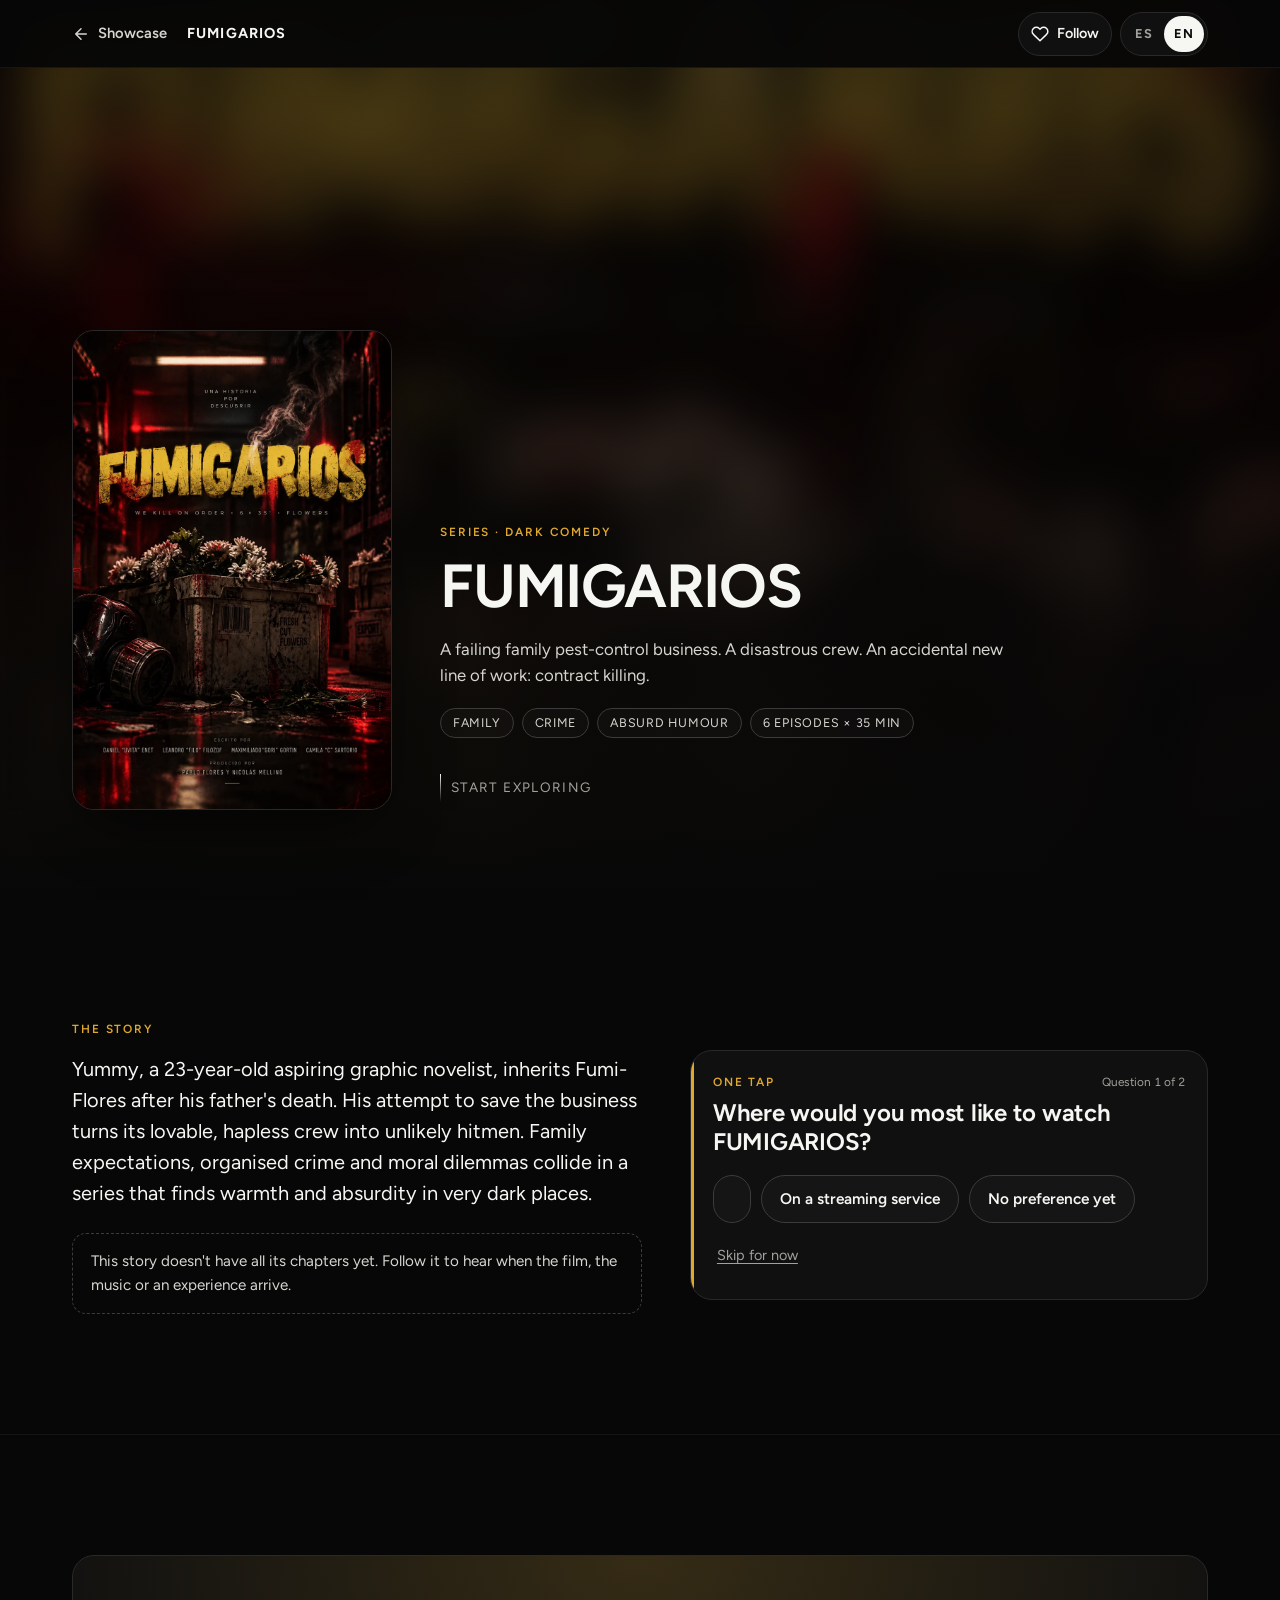
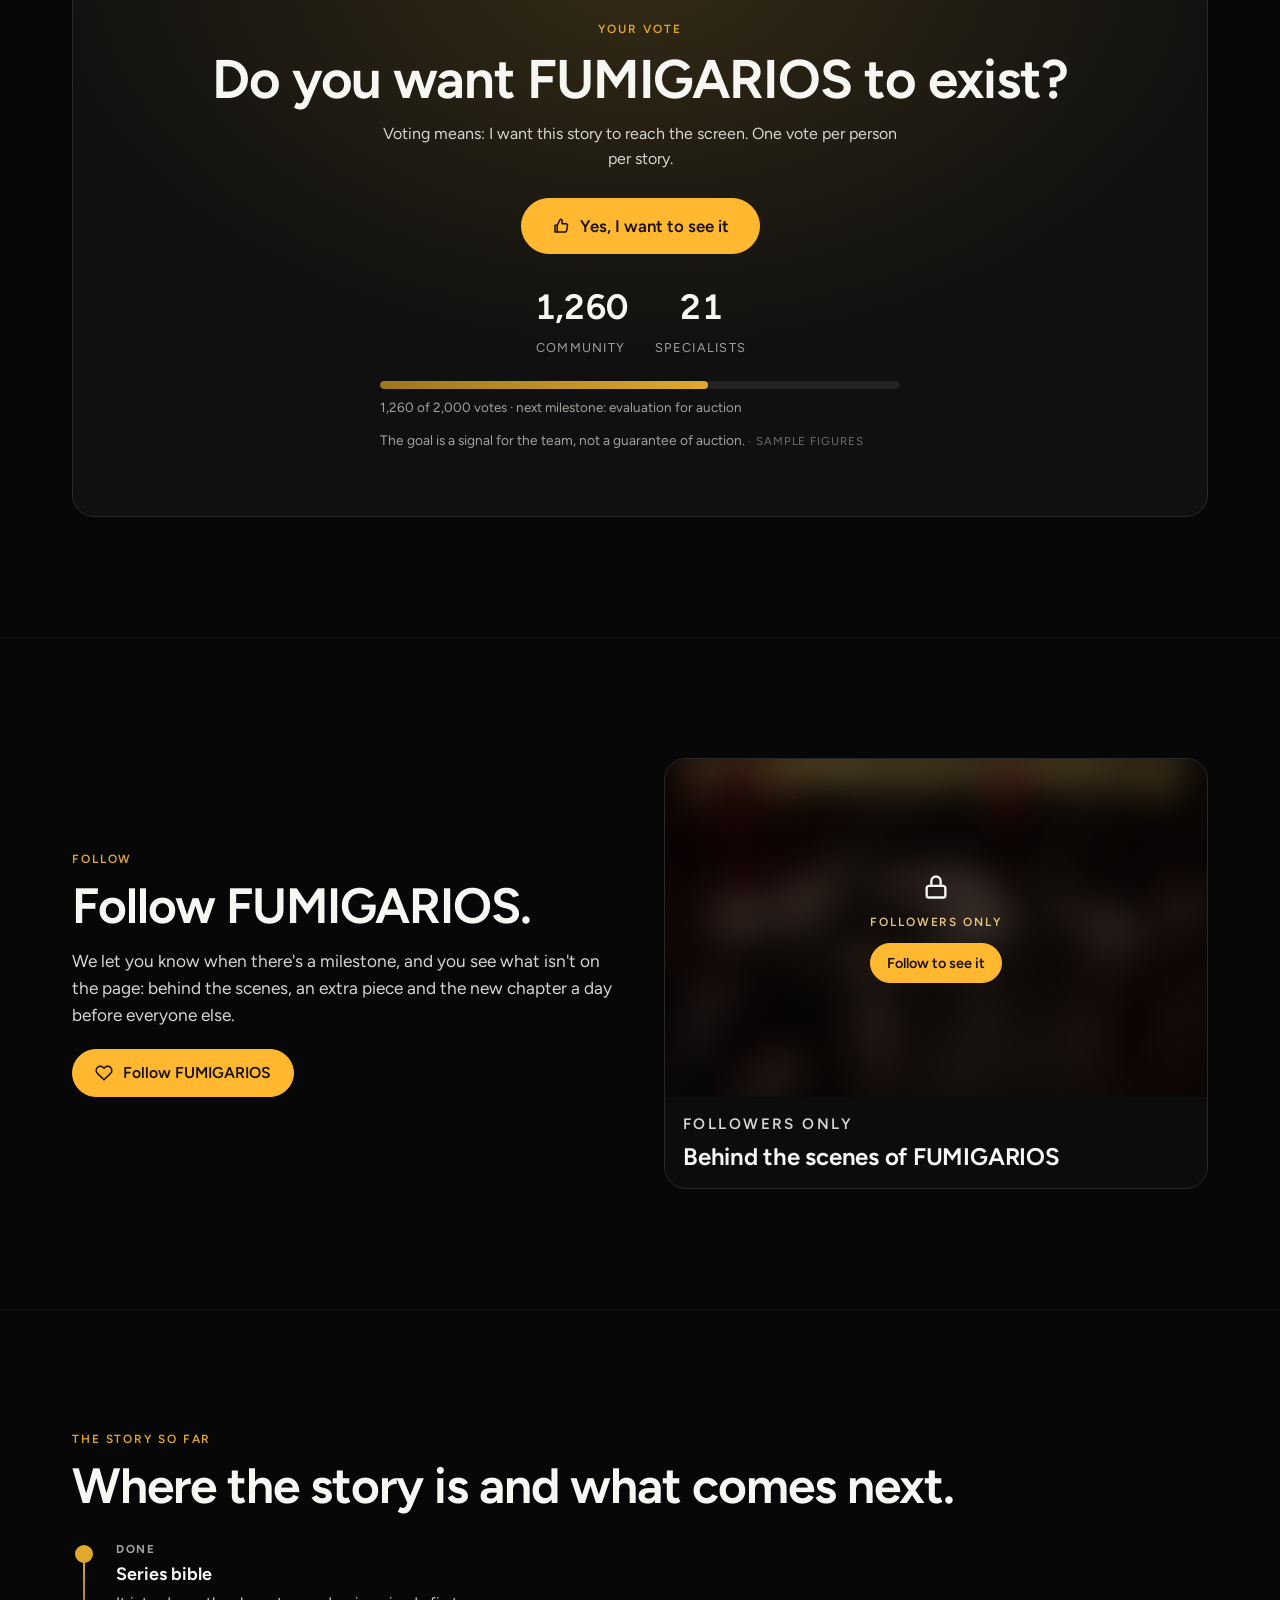
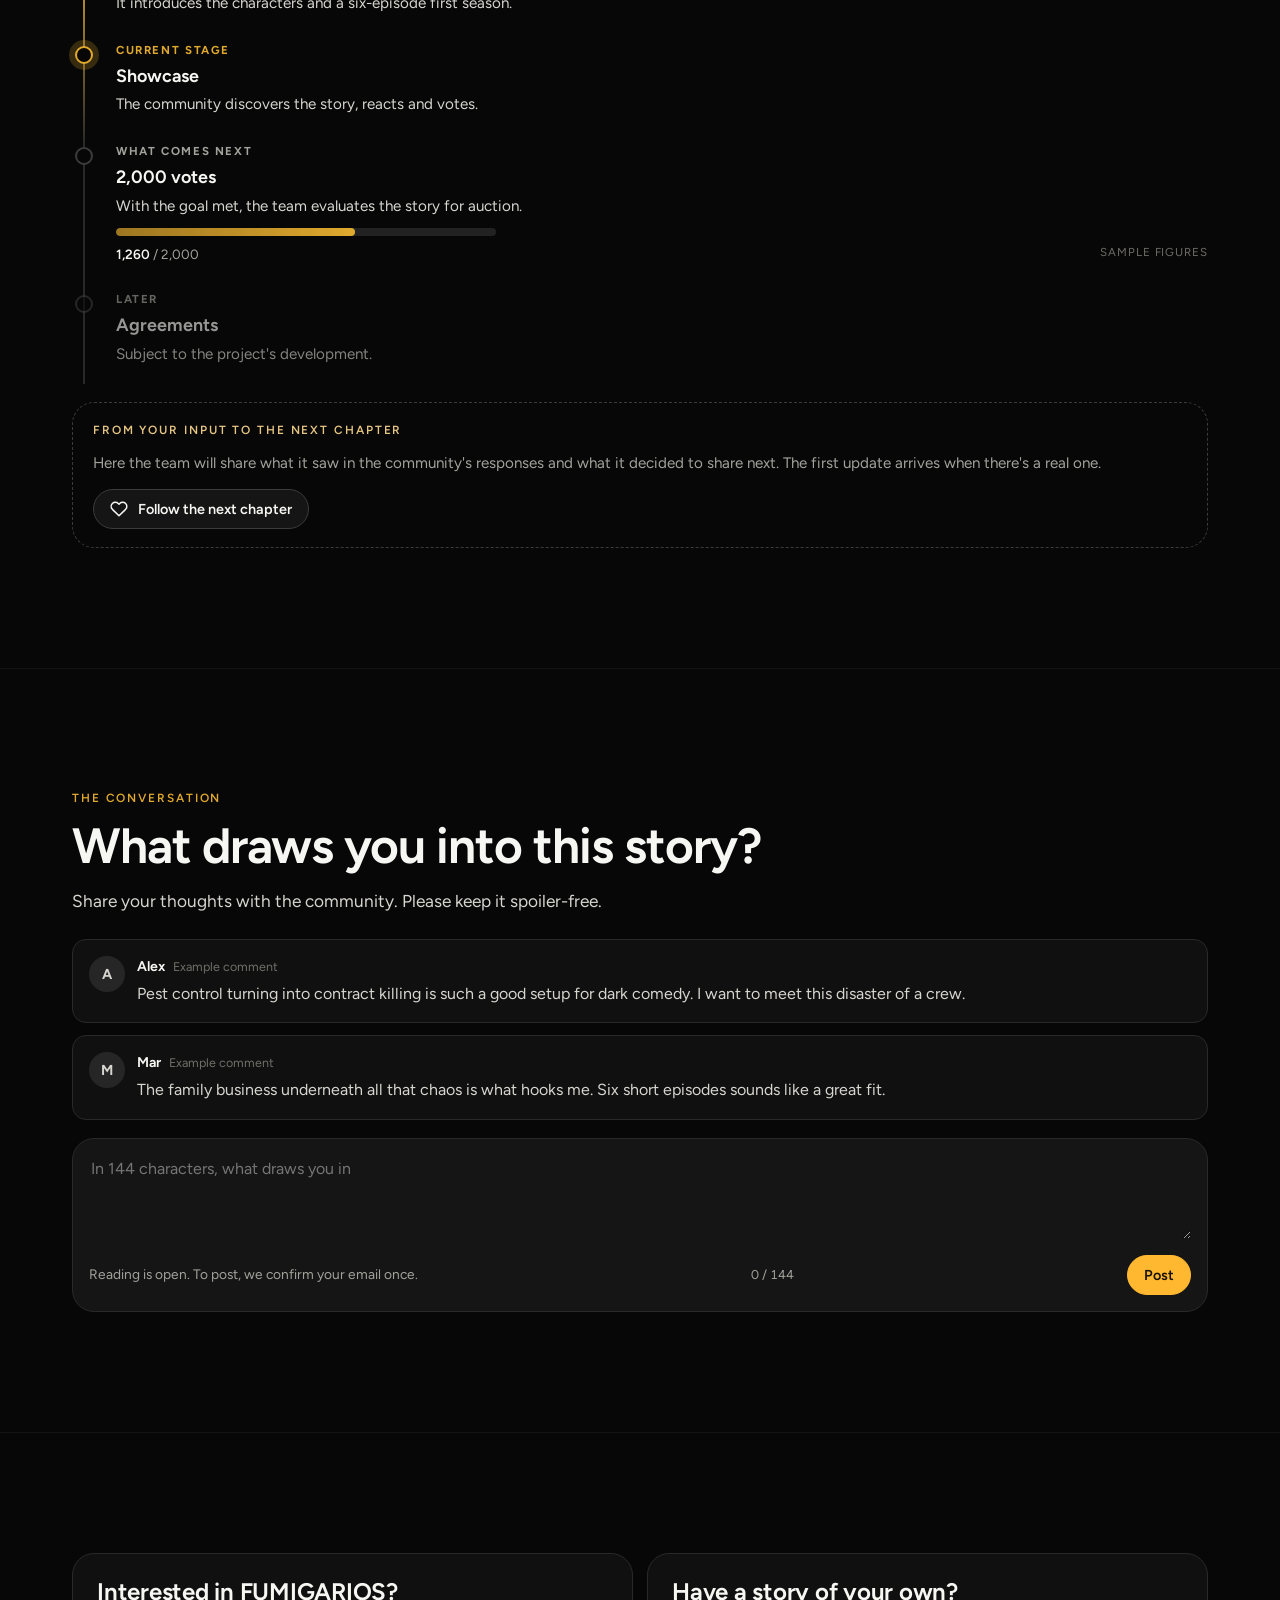
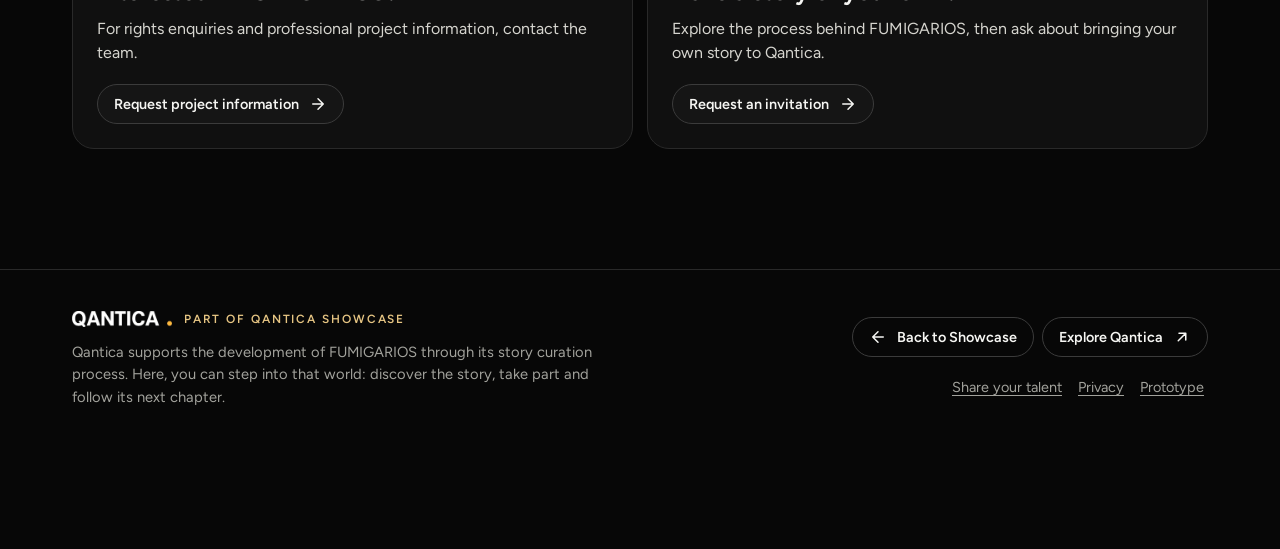
<file: obra/fumigarios/index.html>
<!doctype html>
<html lang="es">
<head>
<meta charset="utf-8">
<meta name="viewport" content="width=device-width, initial-scale=1, viewport-fit=cover">
<meta name="robots" content="noindex, nofollow">
<meta name="theme-color" content="#070707">
<meta name="qsc-build" content="20260924-60f68a0a">
<title>FUMIGARIOS · Qantica Showcase</title>
<meta name="description" content="Una fumigadora familiar en quiebra. Un equipo desastroso. Un nuevo negocio accidental: matar por encargo.">
<link rel="icon" href="../../assets/favicon.svg" type="image/svg+xml">
<link rel="preconnect" href="https://fonts.googleapis.com">
<link rel="preconnect" href="https://fonts.gstatic.com" crossorigin>
<link rel="stylesheet" href="https://fonts.googleapis.com/css2?family=Figtree:wght@400..800&display=swap">
<link rel="stylesheet" href="../../styles.css?v=20260924-60f68a0a">
<link rel="preload" as="image" href="../../assets/poster-fumigarios.webp">
</head>
<body class="obra" style="--work:#e0a92e">
<a class="skip" id="skip" href="#main">Ir al contenido</a>
<div id="app"><noscript><p style="padding:24px">Este prototipo necesita JavaScript.</p></noscript></div>
<div class="toasts" id="toasts" aria-live="polite"></div>
<dialog id="sheet" class="sheet" aria-labelledby="sheet-title"></dialog>
<dialog id="pulse" class="pulse-dlg" aria-label="Experiencia"></dialog>
<dialog id="panel" class="panel-dlg" aria-labelledby="panel-title"></dialog>
<script>window.QSC={"page":"obra","root":"../../","endpoint":"","build":"20260924-60f68a0a","build_ts":1790273433013,"site":{"meta":{"title":{"es":"Qantica Showcase","en":"Qantica Showcase"},"description":{"es":"Historias originales en desarrollo. Descubre, participa y decide cuáles tienen que existir.","en":"Original stories in development. Discover, take part and help decide which ones should exist."}},"proto":{"chip":{"es":"Prototipo","en":"Prototype"},"title":{"es":"Esto es un prototipo navegable","en":"This is a clickable prototype"},"items":[{"es":"Las cifras de votos, respuestas y comentarios de base son de ejemplo. Lo que tú haces se suma encima.","en":"Baseline votes, answers and comments are sample figures. What you do is added on top."},{"es":"No se envía nada: no hay mails ni servidor. El código de verificación aparece en pantalla.","en":"Nothing is sent: there are no emails and no server. The verification code is shown on screen."},{"es":"Todo lo que haces queda registrado en este navegador, con el mismo formato que usaría el producto.","en":"Everything you do is logged in this browser, in the same format the product would use."}],"panel":{"es":"Ver los datos de esta sesión","en":"See this session's data"},"reset":{"es":"Borrar mis datos de prueba","en":"Clear my test data"},"reset_ok":{"es":"Datos de prueba borrados.","en":"Test data cleared."}},"nav":{"historias":{"es":"Historias","en":"Stories"},"como":{"es":"Cómo funciona","en":"How it works"},"industria":{"es":"Industria","en":"Industry"},"lista":{"es":"Tu lista","en":"Your list"},"volver":{"es":"Showcase","en":"Showcase"},"skip":{"es":"Ir al contenido","en":"Skip to content"}},"hero":{"eyebrow":{"es":"QANTICA SHOWCASE","en":"QANTICA SHOWCASE"},"title":{"es":"Cada historia abre un mundo","en":"Every story opens a world"},"sub":{"es":"Obras originales en desarrollo. Descubre cada una, participa y ayuda a decidir cuáles tienen que existir.","en":"Original stories in development. Discover each one, take part and help decide which ones should exist."},"label":{"es":"LA COLECCIÓN ORIGINAL / 01","en":"THE ORIGINAL COLLECTION / 01"},"prev":{"es":"Obra anterior","en":"Previous story"},"next":{"es":"Obra siguiente","en":"Next story"}},"ficha":{"etapa":{"es":"Etapa actual","en":"Current stage"},"proximo":{"es":"Próximo hito","en":"What comes next"},"meta":{"es":"{n} de {meta} votos hacia el próximo hito","en":"{n} of {meta} votes toward the next milestone"},"ejemplo":{"es":"cifras de ejemplo","en":"sample figures"},"explorar":{"es":"Explorar la obra","en":"Explore the story"},"sigues":{"es":"La sigues","en":"Following"},"votaste":{"es":"Votaste","en":"You voted"}},"tulista":{"title":{"es":"Tu lista","en":"Your list"},"fila":{"es":"Sigues {n}","en":"Following {n}"},"anon":{"es":"Estás mirando sin cuenta. Tus reacciones cuentan como contexto; para votar o seguir una obra basta con tu email.","en":"You're browsing without an account. Your reactions count as context; to vote or follow a story, your email is enough."},"cuenta":{"es":"Una cuenta para todo el catálogo","en":"One account for the whole catalogue"},"niveles":{"anonimo":{"es":"Sin cuenta","en":"No account"},"verificado":{"es":"Email verificado","en":"Verified email"},"profesional":{"es":"Profesional validado","en":"Validated professional"},"escritor":{"es":"Escritor validado","en":"Validated writer"}},"siguiendo":{"es":"Obras que sigues","en":"Stories you follow"},"votos":{"es":"Obras que votaste","en":"Stories you voted for"},"vacio":{"es":"Todavía no sigues ninguna obra. Sigue una para enterarte cuando avance.","en":"You're not following any story yet. Follow one to hear when it moves forward."},"mails_si":{"es":"novedades por email","en":"email updates"},"mails_no":{"es":"sin emails","en":"no emails"}},"qantica":{"eyebrow":{"es":"QANTICA / QIP","en":"QANTICA / QIP"},"title":{"es":"Historias desarrolladas con cuidado. Mundos por descubrir.","en":"Stories developed with care. Worlds to discover."},"text":{"es":"Qantica trabaja con creadores para analizar, desarrollar y curar historias originales a través de QIP, su proceso de desarrollo narrativo. Qantica Showcase da vida a ese trabajo: descubre cada mundo, conoce a quien lo creó y participa en su próximo capítulo.","en":"Qantica works with creators to analyse, develop and curate original stories through QIP, its story development process. Qantica Showcase brings that work to life: discover each world, meet its creator and take part in its next chapter."},"cta":{"es":"Conocer Qantica","en":"Explore Qantica"},"cta2":{"es":"Ver todas las obras","en":"View all projects"}},"grilla":{"eyebrow":{"es":"EL CATÁLOGO","en":"THE CATALOGUE"},"title":{"es":"Todas las obras","en":"All stories"},"count":{"es":"{n} obras","en":"{n} stories"},"filtros":{"todas":{"es":"Todas","en":"All"},"cine":{"es":"Cine","en":"Film"},"serie":{"es":"Serie","en":"Series"}},"vacio":{"es":"No hay obras con este filtro.","en":"No stories match this filter."}},"como":{"eyebrow":{"es":"CÓMO FUNCIONA","en":"HOW IT WORKS"},"title":{"es":"Tú ayudas a decidir qué historias avanzan.","en":"You help decide which stories move forward."},"pasos":[{"t":{"es":"Descubre","en":"Discover"},"d":{"es":"Recorre cada obra por capítulos: la película, la música, el juego.","en":"Explore each story chapter by chapter: the film, the music, the game."}},{"t":{"es":"Reacciona","en":"React"},"d":{"es":"Un toque al final de cada capítulo. Sin registrarte.","en":"One tap at the end of each chapter. No sign-up."}},{"t":{"es":"Vota","en":"Vote"},"d":{"es":"¿Quieres que exista? Un voto por persona y por obra, confirmado con tu email.","en":"Do you want it to exist? One vote per person per story, confirmed with your email."}},{"t":{"es":"Sigue","en":"Follow"},"d":{"es":"Te avisamos cuando la obra alcance un hito, y ves lo que no está en la página.","en":"We let you know when the story reaches a milestone, and you see what isn't on the page."}}],"nota":{"es":"Cuando una obra alcanza su meta de votos, el equipo de Qantica la evalúa para llevarla a subasta. La meta es una señal para el equipo, no una garantía. Los votos de profesionales acreditados se cuentan aparte.","en":"When a story reaches its vote goal, the Qantica team evaluates it for auction. The goal is a signal for the team, not a guarantee. Votes from accredited professionals are counted separately."}},"invitacion":{"eyebrow":{"es":"CADA HISTORIA NECESITA SU GENTE","en":"EVERY STORY NEEDS ITS PEOPLE"},"title":{"es":"Descubre. Participa. Sigue lo que viene.","en":"Discover. Take part. Follow what happens next."},"text":{"es":"Explora una historia, cuéntale a su creador qué te atrapó, vota las que tienen que existir y sigue su próximo capítulo. Tu participación ayuda al equipo a entender qué conecta con el público.","en":"Explore a story, tell its creator what caught your attention, vote for the ones that should exist and follow their next chapter. Your participation helps the team understand what connects with its audience."},"cta":{"es":"Encuentra una historia","en":"Find a story to explore"}},"rutas":{"eyebrow":{"es":"OTRAS FORMAS DE PARTICIPAR","en":"OTHER WAYS TO TAKE PART"},"creadores":{"t":{"es":"¿Tienes una historia?","en":"Have a story of your own?"},"d":{"es":"Conoce el proceso detrás de MANTIS y pide una invitación para tu obra.","en":"Explore the process behind MANTIS, then ask about bringing your own story to Qantica."},"cta":{"es":"Pedir invitación","en":"Request an invitation"}},"talento":{"t":{"es":"Comparte tu talento","en":"Share your talent"},"d":{"es":"Suma tu oficio a las historias que se están formando aquí.","en":"Bring your skills to the stories taking shape here."},"cta":{"es":"Presentarme","en":"Introduce myself"}},"industria":{"t":{"es":"Para la industria","en":"For the industry"},"d":{"es":"Productoras, compradores y plataformas: información profesional sobre cada obra.","en":"Producers, buyers and platforms: professional information about each story."},"cta":{"es":"Contactar al equipo","en":"Contact the team"}}},"pie":{"linea":{"es":"Historias originales. Personas detrás. Capítulos por venir.","en":"Original stories. People behind them. Chapters ahead."},"qantica":{"es":"qantica.com","en":"qantica.com"},"privacidad":{"es":"Privacidad","en":"Privacy"},"privacidad_txt":{"es":"En este prototipo nada sale de tu navegador. En el producto, tu email se usa solo para confirmar tu voto o tu seguimiento y, si lo eliges, para enviarte novedades. Las reacciones anónimas se guardan con un identificador aleatorio, sin datos personales.","en":"In this prototype nothing leaves your browser. In the product, your email is used only to confirm your vote or follow and, if you choose, to send you updates. Anonymous reactions are stored with a random identifier, without personal data."}},"obra":{"parte":{"es":"Parte de Qantica Showcase","en":"Part of Qantica Showcase"},"volver":{"es":"Volver a Showcase","en":"Back to Showcase"},"capitulo":{"es":"Capítulo","en":"Chapter"},"capitulos":{"es":"Capítulos","en":"Chapters"},"seguir":{"es":"Seguir","en":"Follow"},"siguiendo":{"es":"Siguiendo","en":"Following"},"pendiente":{"es":"Confirma tu email","en":"Confirm your email"},"votar":{"es":"Votar","en":"Vote"},"votaste":{"es":"Votaste","en":"Voted"},"saltar":{"es":"Saltar por ahora","en":"Skip for now"},"guardado":{"es":"Gracias. Tu respuesta quedó guardada.","en":"Thanks. Your response has been saved."},"resultados":{"es":"Lo que respondió la comunidad","en":"What the community answered"},"tu_respuesta":{"es":"tu respuesta","en":"your answer"},"respuestas":{"es":"{n} respuestas","en":"{n} responses"},"incompleta":{"es":"Esta obra todavía no tiene todos sus capítulos. Síguela para enterarte cuando lleguen la película, la música o una experiencia.","en":"This story doesn't have all its chapters yet. Follow it to hear when the film, the music or an experience arrive."},"historia":{"es":"LA HISTORIA","en":"THE STORY"}},"voto":{"eyebrow":{"es":"TU VOTO","en":"YOUR VOTE"},"title":{"es":"¿Quieres que {obra} exista?","en":"Do you want {obra} to exist?"},"sub":{"es":"Votar es decir: quiero que esta historia llegue a la pantalla. Un voto por persona y por obra.","en":"Voting means: I want this story to reach the screen. One vote per person per story."},"cta":{"es":"Sí, quiero verla","en":"Yes, I want to see it"},"comunidad":{"es":"Comunidad","en":"Community"},"especialistas":{"es":"Especialistas","en":"Specialists"},"meta":{"es":"{n} de {meta} votos · próximo hito: {hito}","en":"{n} of {meta} votes · next milestone: {hito}"},"nota":{"es":"La meta es una señal para el equipo, no una garantía de subasta.","en":"The goal is a signal for the team, not a guarantee of auction."},"hecho":{"es":"Tu voto cuenta. Gracias.","en":"Your vote counts. Thank you."},"hecho_esp":{"es":"Tu voto cuenta como especialista.","en":"Your vote counts as a specialist vote."},"retirar":{"es":"Retirar mi voto","en":"Withdraw my vote"},"retirado":{"es":"Retiraste tu voto.","en":"You withdrew your vote."},"compartir":{"es":"Compartir {obra}","en":"Share {obra}"},"compartir_txt":{"es":"Cuéntale a alguien que tendría que verla.","en":"Tell someone who should see it."},"sheet_title":{"es":"Tu voto por {obra}","en":"Your vote for {obra}"},"comentario":{"es":"¿Por qué? (opcional)","en":"Why? (optional)"},"comentario_ph":{"es":"En pocas palabras, sin spoilers","en":"In a few words, spoiler-free"},"confirmar":{"es":"Confirmar mi voto","en":"Confirm my vote"},"seguir_tambien":{"es":"¿Te avisamos cuando {obra} llegue al hito?","en":"Shall we let you know when {obra} reaches the milestone?"}},"seguir":{"eyebrow":{"es":"SEGUIR","en":"FOLLOW"},"title":{"es":"Sigue {obra}.","en":"Follow {obra}."},"text":{"es":"Te avisamos cuando haya un hito y ves lo que no está en la página: detrás de escena, una pieza extra y el capítulo nuevo un día antes que el resto.","en":"We let you know when there's a milestone, and you see what isn't on the page: behind the scenes, an extra piece and the new chapter a day before everyone else."},"cta":{"es":"Seguir {obra}","en":"Follow {obra}"},"hecho":{"es":"{obra} está en tu lista.","en":"{obra} is on your list."},"dejar":{"es":"Dejar de seguir","en":"Unfollow"},"dejaste":{"es":"Dejaste de seguir {obra}.","en":"You unfollowed {obra}."},"mails":{"es":"Quiero recibir novedades de {obra} por email","en":"Email me {obra} updates"},"mails_on":{"es":"Te escribiremos cuando haya novedades.","en":"We'll write when there's news."},"mails_off":{"es":"Sin emails. Verás las novedades aquí.","en":"No emails. You'll see updates here."},"sheet_title":{"es":"Seguir {obra}","en":"Follow {obra}"},"bloqueado":{"es":"SOLO PARA SEGUIDORES","en":"FOLLOWERS ONLY"},"bloqueado_cta":{"es":"Seguir para verlo","en":"Follow to see it"},"desbloqueado":{"es":"PARA SEGUIDORES","en":"FOR FOLLOWERS"}},"hasta":{"eyebrow":{"es":"HASTA AHORA","en":"THE STORY SO FAR"},"title":{"es":"Dónde está la obra y qué viene.","en":"Where the story is and what comes next."},"hecho":{"es":"Completado","en":"Done"},"ahora":{"es":"Etapa actual","en":"Current stage"},"proximo":{"es":"Próximo hito","en":"What comes next"},"despues":{"es":"Después","en":"Later"},"devolucion":{"es":"DE TU PARTICIPACIÓN AL PRÓXIMO CAPÍTULO","en":"FROM YOUR INPUT TO THE NEXT CHAPTER"},"devolucion_txt":{"es":"Aquí el equipo publicará qué observó en las respuestas de la comunidad y qué decidió compartir después. La primera devolución llega cuando haya una real.","en":"Here the team will share what it saw in the community's responses and what it decided to share next. The first update arrives when there's a real one."},"seguir_cta":{"es":"Sigue el próximo capítulo","en":"Follow the next chapter"}},"conversacion":{"eyebrow":{"es":"LA CONVERSACIÓN","en":"THE CONVERSATION"},"title":{"es":"¿Qué te atrae de esta historia?","en":"What draws you into this story?"},"text":{"es":"Comparte lo que piensas con la comunidad. Sin spoilers, por favor.","en":"Share your thoughts with the community. Please keep it spoiler-free."},"ejemplo":{"es":"Comentario de ejemplo","en":"Example comment"},"tu":{"es":"Tú","en":"You"},"revision":{"es":"en revisión","en":"in review"},"voto":{"es":"votó","en":"voted"},"ph":{"es":"Escribe en 144 caracteres qué te atrae","en":"In 144 characters, what draws you in"},"publicar":{"es":"Publicar","en":"Post"},"nota":{"es":"Leer es libre. Para publicar confirmamos tu email una vez.","en":"Reading is open. To post, we confirm your email once."},"hecho":{"es":"Publicado. Lo verán todos cuando pase la moderación.","en":"Posted. Everyone will see it once it's moderated."}},"creditos":{"eyebrow":{"es":"EQUIPO Y CRÉDITOS","en":"TEAM AND CREDITS"}},"industria_card":{"title":{"es":"¿Te interesa {obra}?","en":"Interested in {obra}?"},"text":{"es":"Para consultas de derechos e información profesional del proyecto, contacta al equipo.","en":"For rights enquiries and professional project information, contact the team."},"cta":{"es":"Pedir información del proyecto","en":"Request project information"}},"creadores_card":{"title":{"es":"¿Tienes una historia propia?","en":"Have a story of your own?"},"text":{"es":"Conoce el proceso detrás de {obra} y pregunta cómo llevar tu obra a Qantica.","en":"Explore the process behind {obra}, then ask about bringing your own story to Qantica."},"cta":{"es":"Pedir invitación","en":"Request an invitation"},"cta2":{"es":"Conocer el proceso","en":"Ask about the process"}},"verif":{"email":{"es":"Tu email","en":"Your email"},"email_ph":{"es":"nombre@ejemplo.com","en":"name@example.com"},"email_ayuda":{"es":"Lo usamos solo para confirmar que eres una persona. Una cuenta sirve para todo el catálogo.","en":"We only use it to confirm you're a person. One account works across the whole catalogue."},"consent":{"es":"Acepto el aviso de privacidad.","en":"I accept the privacy notice."},"enviar":{"es":"Enviarme el código","en":"Send me the code"},"code_title":{"es":"Revisa tu email","en":"Check your email"},"code_txt":{"es":"Te mandamos un código de 6 dígitos a {email}.","en":"We sent a 6-digit code to {email}."},"code_label":{"es":"Código","en":"Code"},"code_proto":{"es":"Prototipo: no hay envío de mails. Tu código es","en":"Prototype: no emails are sent. Your code is"},"code_ok":{"es":"Confirmar","en":"Confirm"},"code_otro":{"es":"Usar otro email","en":"Use another email"},"code_reenviar":{"es":"Mandar otro código","en":"Send another code"},"err_email":{"es":"Revisa el email: parece incompleto.","en":"Check the email: it looks incomplete."},"err_desechable":{"es":"Usa un email propio: los temporales no pueden votar.","en":"Use your own email: temporary addresses can't vote."},"err_consent":{"es":"Necesitamos que aceptes el aviso de privacidad.","en":"Please accept the privacy notice."},"err_code":{"es":"El código no coincide. Prueba de nuevo.","en":"That code doesn't match. Try again."},"ligadas":{"es":"Tus {n} reacciones anteriores quedaron asociadas a tu cuenta.","en":"Your {n} earlier reactions are now linked to your account."}},"forms":{"nombre":{"es":"Nombre","en":"Name"},"email":{"es":"Email","en":"Email"},"opcional":{"es":"opcional","en":"optional"},"enviar":{"es":"Enviar solicitud","en":"Send request"},"requerido":{"es":"Completa este campo.","en":"Please fill in this field."},"recibido_title":{"es":"Recibimos tu solicitud","en":"We received your request"},"recibido_txt":{"es":"Esto confirma la recepción: no implica admisión, acceso a materiales ni un acuerdo. Te escribirá una persona del equipo.","en":"This confirms receipt only: it doesn't imply admission, access to materials or an agreement. Someone from the team will write to you."},"cerrar":{"es":"Cerrar","en":"Close"},"industria":{"title":{"es":"Información profesional","en":"Professional information"},"intro":{"es":"Cuéntanos quién eres y qué buscas. Cada campo nos ayuda a derivar tu consulta a la persona correcta.","en":"Tell us who you are and what you're looking for. Each field helps us route your enquiry to the right person."},"rol":{"es":"Rol","en":"Role"},"roles":[{"v":"productor","es":"Productor o productora","en":"Producer"},{"v":"comprador","es":"Comprador o compradora de derechos","en":"Rights buyer"},{"v":"plataforma","es":"Plataforma o canal","en":"Platform or channel"},{"v":"agente","es":"Agente o representante","en":"Agent or representative"},{"v":"inversor","es":"Inversor o inversora","en":"Investor"},{"v":"otro","es":"Otro","en":"Other"}],"empresa":{"es":"Empresa","en":"Company"},"territorio":{"es":"Territorio","en":"Territory"},"territorios":[{"v":"es","es":"España","en":"Spain"},{"v":"eu","es":"Resto de Europa","en":"Rest of Europe"},{"v":"us","es":"Estados Unidos y Canadá","en":"United States and Canada"},{"v":"latam","es":"Latinoamérica","en":"Latin America"},{"v":"asia","es":"Asia y Pacífico","en":"Asia Pacific"},{"v":"global","es":"Global","en":"Global"}],"interes":{"es":"Qué te interesa","en":"What you're interested in"},"intereses":[{"v":"derechos","es":"Derechos","en":"Rights"},{"v":"coproduccion","es":"Coproducción","en":"Co-production"},{"v":"distribucion","es":"Distribución","en":"Distribution"},{"v":"talento","es":"Talento","en":"Talent"},{"v":"general","es":"Información general","en":"General information"}],"obras":{"es":"Obras","en":"Stories"},"perfil":{"es":"Perfil profesional","en":"Professional profile"},"perfil_ph":{"es":"Enlace a IMDb, LinkedIn o web","en":"IMDb, LinkedIn or website link"},"mensaje":{"es":"Mensaje","en":"Message"},"nota_esp":{"es":"Si validamos tu perfil profesional, tus votos cuentan como especialista y puedes pedir la ficha de audiencia de cada obra.","en":"If we validate your professional profile, your votes count as a specialist's and you can request each story's audience report."}},"creadores":{"title":{"es":"Lleva tu historia a Qantica","en":"Bring your story to Qantica"},"proposito":{"es":"Qué quieres","en":"What you'd like"},"propositos":[{"v":"invitacion","es":"Pedir una invitación para mi obra","en":"Request an invitation for my story"},{"v":"proceso","es":"Conocer el proceso detrás de MANTIS","en":"Learn about the process behind MANTIS"}],"proyecto":{"es":"Título del proyecto","en":"Project title"},"proyecto_ph":{"es":"Se aceptan títulos provisorios","en":"Working titles welcome"},"logline":{"es":"De qué trata","en":"What it's about"},"perfil":{"es":"IMDb o portfolio","en":"IMDb or portfolio"},"disclaimer":{"es":"Solicitas entrar al proceso de desarrollo de Qantica. Las obras elegibles pueden considerarse más adelante para oportunidades de mercado, incluida una subasta de la IP. La admisión, la financiación y la venta no están garantizadas. El acceso a materiales del proceso requiere validación del equipo y, si corresponde, un acuerdo de confidencialidad.","en":"You're applying to bring your story into Qantica's development process. Eligible projects may later be considered for market opportunities, including an IP auction. Admission, funding and a sale are not guaranteed. Access to process materials requires team validation and, where applicable, a confidentiality agreement."}},"talento":{"title":{"es":"Suma tu talento","en":"Bring your talent to a project"},"especialidad":{"es":"Especialidad","en":"Specialty"},"especialidades":[{"v":"actuacion","es":"Actuación","en":"Acting"},{"v":"direccion","es":"Dirección","en":"Directing"},{"v":"guion","es":"Guion","en":"Screenwriting"},{"v":"fotografia","es":"Fotografía","en":"Cinematography"},{"v":"sonido","es":"Sonido y música","en":"Sound and music"},{"v":"arte","es":"Arte y VFX","en":"Art and VFX"},{"v":"produccion","es":"Producción","en":"Production"},{"v":"otro","es":"Otra","en":"Other"}],"portfolio":{"es":"Portfolio o reel","en":"Portfolio or reel"},"proyecto":{"es":"Proyecto","en":"Project"},"general":{"es":"Cualquier proyecto","en":"Any project"}}},"pulse":{"cerrar":{"es":"Cerrar","en":"Close"},"cargando":{"es":"Cargando la experiencia","en":"Loading the experience"},"idioma":{"es":"","en":"Experience in Spanish"}},"toast":{"deshacer":{"es":"Deshacer","en":"Undo"},"copiado":{"es":"Enlace copiado.","en":"Link copied."}},"panel":{"title":{"es":"Datos de esta sesión","en":"This session's data"},"sub":{"es":"Lo que el prototipo registró en este navegador. Con un servidor configurado, los mismos eventos viajan a Qantica.","en":"What the prototype logged in this browser. With a server configured, the same events travel to Qantica."},"tabs":{"audiencia":{"es":"Audiencia","en":"Audience"},"contenido":{"es":"Contenido","en":"Content"},"comunidad":{"es":"Comunidad","en":"Community"},"solicitudes":{"es":"Solicitudes","en":"Requests"},"funcionamiento":{"es":"Funcionamiento","en":"Health"}},"exportar":{"es":"Exportar JSON","en":"Export JSON"},"borrar":{"es":"Borrar datos de prueba","en":"Clear test data"},"nivel":{"es":"Simular validación del equipo","en":"Simulate team validation"},"endpoint":{"es":"Servidor","en":"Server"},"sin_endpoint":{"es":"no configurado: solo local","en":"not configured: local only"}}},"obras":[{"id":"antes","orden":5,"tipo":"cine","title":"De lo que antes era","accent":"#b58cff","poster":"poster-antes.webp","poster_pos":"50% 30%","modo":"plantilla","etapa":{"es":"En showcase","en":"In showcase"},"hito":{"es":"evaluación para subasta","en":"evaluation for auction"},"nav":[{"id":"obra","label":{"es":"La obra","en":"The story"}},{"id":"votar","label":{"es":"Votar","en":"Vote"}},{"id":"comunidad","label":{"es":"Comunidad","en":"Community"}}],"format":{"es":"Película · Drama","en":"Film · Drama"},"summary":{"es":"Lara y Julia se conocen cerca de un ring de boxeo. Su vínculo abre un camino entre el deseo, las heridas y la aceptación propia.","en":"Lara and Julia meet near a boxing ring. Their connection becomes a journey through desire, old wounds and self-acceptance."},"story":{"es":"Basada en el libro de Gisela Maioli, la película sigue a Lara, una joven intersexual, y a Julia, una madre soltera marcada por un pasado de abuso. Su relación desafía las etiquetas y los miedos que han condicionado sus vidas. Una historia íntima sobre la autonomía del cuerpo, el amor y el coraje de mirarse por completo.","en":"Based on Gisela Maioli's book, the film follows Lara, a young intersex woman, and Julia, a single mother carrying the weight of an abusive past. Their relationship challenges the labels and fears that have shaped their lives. An intimate story about bodily autonomy, love and the courage to see yourself fully."},"tags":[{"es":"Identidad","en":"Identity"},{"es":"Amor","en":"Love"},{"es":"Autoaceptación","en":"Self-acceptance"},{"es":"Largometraje · 90 min","en":"Feature film · 90 min"}],"votos":{"comunidad":930,"especialistas":24,"meta":2000},"hasta":[{"estado":"hecho","t":{"es":"Guion","en":"Screenplay"},"d":{"es":"La adaptación del libro de Gisela Maioli avanzó en sucesivas versiones de guion.","en":"The adaptation of Gisela Maioli's book has developed through successive screenplay drafts."}},{"estado":"hecho","t":{"es":"Dirección","en":"Director"},"d":{"es":"Belén Macías se incorpora como directora.","en":"Belén Macías joins as director."}},{"estado":"ahora","t":{"es":"Showcase","en":"Showcase"},"d":{"es":"La comunidad descubre la obra, reacciona y vota.","en":"The community discovers the story, reacts and votes."}},{"estado":"proximo","t":{"es":"2.000 votos","en":"2,000 votes"},"d":{"es":"Con la meta, el equipo evalúa la obra para subasta.","en":"With the goal met, the team evaluates the story for auction."}},{"estado":"despues","t":{"es":"Acuerdos","en":"Agreements"},"d":{"es":"Sujetos al desarrollo del proyecto.","en":"Subject to the project's development."}}],"comentarios":[{"nombre":"Cris","texto":{"es":"Una historia de amor que deje existir a sus personajes más allá de las etiquetas es justo lo que quiero ver. Lara y Julia ya me interesan.","en":"A love story that lets its characters exist beyond labels is exactly what I want to see. Lara and Julia already have my attention."}},{"nombre":"Jo","texto":{"es":"El ring como lugar de encuentro, junto a esa lucha interior, es una imagen muy potente. Me gustaría seguir la adaptación.","en":"The boxing ring as a meeting place, alongside that inner struggle, is a powerful image. I'd love to follow the adaptation."}}],"backstage":{"img":"poster-antes.webp","t":{"es":"Detrás de escena de De lo que antes era","en":"Behind the scenes of De lo que antes era"},"d":{"es":"Pieza de ejemplo. Aquí va el material que el equipo creativo apruebe para sus seguidores.","en":"Sample piece. This is where material approved by the creative team for its followers goes."}},"preguntas":[{"id":"donde_verias","version":1,"tipo":"pelicula","eyebrow":{"es":"UN TOQUE","en":"ONE TAP"},"title":{"es":"¿Dónde verías De lo que antes era?","en":"Where would you most like to watch De lo que antes era?"},"opciones":[{"v":"cine","es":"En el cine","en":"At the cinema"},{"v":"plataforma","es":"En una plataforma","en":"On a streaming service"},{"v":"sin_pref","es":"Sin preferencia todavía","en":"No preference yet","fija":true}],"base":{"cine":243,"plataforma":187,"sin_pref":58}},{"id":"otro_formato","version":1,"tipo":"formato","eyebrow":{"es":"FORMATO","en":"FORMAT"},"title":{"es":"Si no fuese una película, ¿qué sería?","en":"If it weren't a film, what would it be?"},"opciones":[{"v":"serie","es":"Una serie","en":"A series"},{"v":"vertical","es":"Una serie vertical, para el móvil","en":"A vertical series, for your phone"},{"v":"corto","es":"Un cortometraje","en":"A short film"},{"v":"pelicula","es":"Tiene que ser película","en":"It should be a film","fija":true}],"base":{"serie":214,"vertical":97,"corto":41,"pelicula":322}}]},{"id":"badnight","orden":3,"tipo":"cine","title":"BadNight","accent":"#8fb2d6","poster":"poster-badnight.webp","poster_pos":"50% 30%","modo":"plantilla","etapa":{"es":"En showcase","en":"In showcase"},"hito":{"es":"evaluación para subasta","en":"evaluation for auction"},"nav":[{"id":"obra","label":{"es":"La obra","en":"The story"}},{"id":"votar","label":{"es":"Votar","en":"Vote"}},{"id":"comunidad","label":{"es":"Comunidad","en":"Community"}}],"format":{"es":"Película · Thriller psicológico","en":"Film · Psychological thriller"},"summary":{"es":"Una actriz muere en una fiesta de estreno. Sus amigos confían en una IA para salvar sus carreras. Cada instrucción los lleva más lejos.","en":"An actress dies at a premiere party. Her friends trust an AI to save their careers. Every instruction takes them further."},"story":{"es":"Una noche de celebración se convierte en una espiral de secretos, manipulación y dependencia tecnológica. Para proteger su imagen pública, un grupo de jóvenes estrellas deja que un algoritmo tome decisiones cada vez más extremas. El suspense psicológico se cruza con la sátira oscura en una historia sobre fama, salud mental y miedo a perder seguidores.","en":"A night of celebration becomes a spiral of secrets, manipulation and technological dependence. Desperate to protect their public image, a group of young stars lets an algorithm make increasingly extreme decisions. Psychological suspense meets dark satire in a story about fame, mental health and the fear of losing followers."},"tags":[{"es":"IA","en":"AI"},{"es":"Fama","en":"Fame"},{"es":"Sátira oscura","en":"Dark satire"},{"es":"Largometraje · 90 min","en":"Feature film · 90 min"}],"votos":{"comunidad":1105,"especialistas":29,"meta":2000},"hasta":[{"estado":"hecho","t":{"es":"Dossier","en":"Dossier"},"d":{"es":"Desarrolla la historia y su propuesta visual de plano secuencia.","en":"It establishes the story and its continuous-shot visual approach."}},{"estado":"ahora","t":{"es":"Showcase","en":"Showcase"},"d":{"es":"La comunidad descubre la obra, reacciona y vota.","en":"The community discovers the story, reacts and votes."}},{"estado":"proximo","t":{"es":"2.000 votos","en":"2,000 votes"},"d":{"es":"Con la meta, el equipo evalúa la obra para subasta.","en":"With the goal met, the team evaluates the story for auction."}},{"estado":"despues","t":{"es":"Acuerdos","en":"Agreements"},"d":{"es":"Sujetos al desarrollo del proyecto.","en":"Subject to the project's development."}}],"comentarios":[{"nombre":"Dani","texto":{"es":"Confiar en una IA para tapar una tragedia suena inquietantemente posible. Me interesa ese choque entre imagen y culpa.","en":"Trusting an AI to cover up a tragedy feels horribly plausible. That collision of image and guilt really interests me."}},{"nombre":"Sam","texto":{"es":"La propuesta de plano secuencia puede convertir esa fiesta en una trampa. Me atrae mucho la parte de sátira oscura.","en":"The continuous-shot approach could make that premiere party feel like a trap. I'm here for the dark satire."}}],"backstage":{"img":"poster-badnight.webp","t":{"es":"Detrás de escena de BadNight","en":"Behind the scenes of BadNight"},"d":{"es":"Pieza de ejemplo. Aquí va el material que el equipo creativo apruebe para sus seguidores.","en":"Sample piece. This is where material approved by the creative team for its followers goes."}},"preguntas":[{"id":"donde_verias","version":1,"tipo":"pelicula","eyebrow":{"es":"UN TOQUE","en":"ONE TAP"},"title":{"es":"¿Dónde verías BadNight?","en":"Where would you most like to watch BadNight?"},"opciones":[{"v":"cine","es":"En el cine","en":"At the cinema"},{"v":"plataforma","es":"En una plataforma","en":"On a streaming service"},{"v":"sin_pref","es":"Sin preferencia todavía","en":"No preference yet","fija":true}],"base":{"cine":174,"plataforma":296,"sin_pref":71}},{"id":"otro_formato","version":1,"tipo":"formato","eyebrow":{"es":"FORMATO","en":"FORMAT"},"title":{"es":"Si no fuese una película, ¿qué sería?","en":"If it weren't a film, what would it be?"},"opciones":[{"v":"serie","es":"Una serie","en":"A series"},{"v":"vertical","es":"Una serie vertical, para el móvil","en":"A vertical series, for your phone"},{"v":"corto","es":"Un cortometraje","en":"A short film"},{"v":"pelicula","es":"Tiene que ser película","en":"It should be a film","fija":true}],"base":{"serie":214,"vertical":97,"corto":41,"pelicula":322}}]},{"id":"fumigarios","orden":1,"tipo":"serie","title":"FUMIGARIOS","accent":"#e0a92e","poster":"poster-fumigarios.webp","poster_pos":"50% 40%","modo":"plantilla","etapa":{"es":"En showcase","en":"In showcase"},"hito":{"es":"evaluación para subasta","en":"evaluation for auction"},"nav":[{"id":"obra","label":{"es":"La obra","en":"The story"}},{"id":"votar","label":{"es":"Votar","en":"Vote"}},{"id":"comunidad","label":{"es":"Comunidad","en":"Community"}}],"format":{"es":"Serie · Comedia negra","en":"Series · Dark comedy"},"summary":{"es":"Una fumigadora familiar en quiebra. Un equipo desastroso. Un nuevo negocio accidental: matar por encargo.","en":"A failing family pest-control business. A disastrous crew. An accidental new line of work: contract killing."},"story":{"es":"Yummy, un aspirante a novelista gráfico de 23 años, hereda Fumi-Flores tras la muerte de su padre. Su intento de salvar el negocio convierte a un equipo tan torpe como entrañable en sicarios inesperados. Mandatos familiares, mafias y dilemas morales se cruzan en una serie que encuentra humor y humanidad en lugares muy oscuros.","en":"Yummy, a 23-year-old aspiring graphic novelist, inherits Fumi-Flores after his father's death. His attempt to save the business turns its lovable, hapless crew into unlikely hitmen. Family expectations, organised crime and moral dilemmas collide in a series that finds warmth and absurdity in very dark places."},"tags":[{"es":"Familia","en":"Family"},{"es":"Crimen","en":"Crime"},{"es":"Humor absurdo","en":"Absurd humour"},{"es":"6 episodios × 35 min","en":"6 episodes × 35 min"}],"votos":{"comunidad":860,"especialistas":21,"meta":2000},"hasta":[{"estado":"hecho","t":{"es":"Biblia de la serie","en":"Series bible"},"d":{"es":"Presenta los personajes y una primera temporada de seis episodios.","en":"It introduces the characters and a six-episode first season."}},{"estado":"ahora","t":{"es":"Showcase","en":"Showcase"},"d":{"es":"La comunidad descubre la obra, reacciona y vota.","en":"The community discovers the story, reacts and votes."}},{"estado":"proximo","t":{"es":"2.000 votos","en":"2,000 votes"},"d":{"es":"Con la meta, el equipo evalúa la obra para subasta.","en":"With the goal met, the team evaluates the story for auction."}},{"estado":"despues","t":{"es":"Acuerdos","en":"Agreements"},"d":{"es":"Sujetos al desarrollo del proyecto.","en":"Subject to the project's development."}}],"comentarios":[{"nombre":"Alex","texto":{"es":"Que una fumigadora termine matando por encargo es una gran premisa de comedia negra. Quiero conocer a ese desastre de equipo.","en":"Pest control turning into contract killing is such a good setup for dark comedy. I want to meet this disaster of a crew."}},{"nombre":"Mar","texto":{"es":"Lo que me engancha es el negocio familiar debajo de todo ese caos. Seis episodios cortos le pueden sentar muy bien.","en":"The family business underneath all that chaos is what hooks me. Six short episodes sounds like a great fit."}}],"backstage":{"img":"poster-fumigarios.webp","t":{"es":"Detrás de escena de FUMIGARIOS","en":"Behind the scenes of FUMIGARIOS"},"d":{"es":"Pieza de ejemplo. Aquí va el material que el equipo creativo apruebe para sus seguidores.","en":"Sample piece. This is where material approved by the creative team for its followers goes."}},"preguntas":[{"id":"donde_verias","version":1,"tipo":"pelicula","eyebrow":{"es":"UN TOQUE","en":"ONE TAP"},"title":{"es":"¿Dónde verías FUMIGARIOS?","en":"Where would you most like to watch FUMIGARIOS?"},"opciones":[{"v":"plataforma","es":"En una plataforma","en":"On a streaming service"},{"v":"tv","es":"En televisión","en":"On TV"},{"v":"sin_pref","es":"Sin preferencia todavía","en":"No preference yet","fija":true}],"base":{"plataforma":301,"tv":88,"sin_pref":64}},{"id":"otro_formato","version":1,"tipo":"formato","eyebrow":{"es":"FORMATO","en":"FORMAT"},"title":{"es":"Si no fuese una serie, ¿qué sería?","en":"If it weren't a series, what would it be?"},"opciones":[{"v":"pelicula","es":"Una película","en":"A film"},{"v":"vertical","es":"Una serie vertical, para el móvil","en":"A vertical series, for your phone"},{"v":"corto","es":"Un cortometraje","en":"A short film"},{"v":"serie","es":"Tiene que ser serie","en":"It should be a series","fija":true}],"base":{"pelicula":96,"vertical":71,"corto":22,"serie":264}}]},{"id":"malambo","orden":4,"tipo":"cine","title":"MALAMBO","accent":"#c9a27a","poster":"poster-malambo.webp","poster_pos":"50% 35%","modo":"plantilla","etapa":{"es":"En showcase","en":"In showcase"},"hito":{"es":"evaluación para subasta","en":"evaluation for auction"},"nav":[{"id":"obra","label":{"es":"La obra","en":"The story"}},{"id":"votar","label":{"es":"Votar","en":"Vote"}},{"id":"comunidad","label":{"es":"Comunidad","en":"Community"}}],"format":{"es":"Película · Thriller / Comedia negra","en":"Film · Thriller / Dark comedy"},"summary":{"es":"Un bailarín de malambo en apuros entra en un torneo clandestino para salvar la casa familiar. Se juega mucho más de lo que imagina.","en":"A struggling malambo dancer enters a clandestine contest to save his family home. The stakes are far greater than he knows."},"story":{"es":"Julio se gana la vida bailando para turistas y metiéndose en problemas. Acuciado por una hipoteca, acepta que un grupo de desconocidos lo entrene para competir en una carrera clandestina de malambo. La invitación lo introduce en un mundo de rituales antiguos, leyes no escritas y secretos familiares. Un thriller gauchesco contemporáneo que mezcla suspense, personajes excéntricos y comedia negra.","en":"Julio earns a living performing for tourists and getting into trouble. Pressured by a mortgage, he accepts training from a group of strangers for a secret malambo competition. The invitation draws him into a world of old rituals, unwritten laws and family secrets. A contemporary gaucho thriller that blends suspense, eccentric characters and dark comedy."},"tags":[{"es":"Malambo","en":"Malambo"},{"es":"Secretos familiares","en":"Family secrets"},{"es":"Pampa argentina","en":"The Argentine Pampas"},{"es":"Largometraje · 120 min","en":"Feature film · 120 min"}],"votos":{"comunidad":540,"especialistas":12,"meta":2000},"hasta":[{"estado":"hecho","t":{"es":"Guion","en":"Screenplay"},"d":{"es":"Guion de Mariano Llinás y Martín Romanella.","en":"Screenplay by Mariano Llinás and Martín Romanella."}},{"estado":"ahora","t":{"es":"Showcase","en":"Showcase"},"d":{"es":"La comunidad descubre la obra, reacciona y vota.","en":"The community discovers the story, reacts and votes."}},{"estado":"proximo","t":{"es":"2.000 votos","en":"2,000 votes"},"d":{"es":"Con la meta, el equipo evalúa la obra para subasta.","en":"With the goal met, the team evaluates the story for auction."}},{"estado":"despues","t":{"es":"Acuerdos","en":"Agreements"},"d":{"es":"Sujetos al desarrollo del proyecto.","en":"Subject to the project's development."}}],"comentarios":[{"nombre":"Leo","texto":{"es":"Convertir una carrera de malambo en un thriller abre un mundo que quiero descubrir. Esas reglas no escritas ya se sienten amenazantes.","en":"Turning a malambo contest into a thriller is a world I'd love to discover. The unwritten rules already feel threatening."}},{"nombre":"Andrea","texto":{"es":"Me interesa la mezcla de tradición gaucha, secretos familiares y humor negro. Quiero saber cómo Julio acaba metido en todo eso.","en":"The mix of gaucho tradition, family secrets and dark humour really interests me. I want to know how Julio gets drawn in."}}],"backstage":{"img":"poster-malambo.webp","t":{"es":"Detrás de escena de MALAMBO","en":"Behind the scenes of MALAMBO"},"d":{"es":"Pieza de ejemplo. Aquí va el material que el equipo creativo apruebe para sus seguidores.","en":"Sample piece. This is where material approved by the creative team for its followers goes."}},"preguntas":[{"id":"donde_verias","version":1,"tipo":"pelicula","eyebrow":{"es":"UN TOQUE","en":"ONE TAP"},"title":{"es":"¿Dónde verías MALAMBO?","en":"Where would you most like to watch MALAMBO?"},"opciones":[{"v":"cine","es":"En el cine","en":"At the cinema"},{"v":"plataforma","es":"En una plataforma","en":"On a streaming service"},{"v":"sin_pref","es":"Sin preferencia todavía","en":"No preference yet","fija":true}],"base":{"cine":151,"plataforma":122,"sin_pref":39}},{"id":"otro_formato","version":1,"tipo":"formato","eyebrow":{"es":"FORMATO","en":"FORMAT"},"title":{"es":"Si no fuese una película, ¿qué sería?","en":"If it weren't a film, what would it be?"},"opciones":[{"v":"serie","es":"Una serie","en":"A series"},{"v":"vertical","es":"Una serie vertical, para el móvil","en":"A vertical series, for your phone"},{"v":"corto","es":"Un cortometraje","en":"A short film"},{"v":"pelicula","es":"Tiene que ser película","en":"It should be a film","fija":true}],"base":{"serie":214,"vertical":97,"corto":41,"pelicula":322}}]},{"id":"mantis","orden":2,"modo":"completa","tipo":"cine","title":"MANTIS","accent":"#d23a5c","poster":"poster-mantis.webp","poster_pos":"50% 55%","poster_overlay":{"kicker":{"es":"QANTICA ORIGINAL STORIES","en":"QANTICA ORIGINAL STORIES"},"sub":{"es":"UN UNIVERSO DE XINA MORA","en":"A XINA MORA UNIVERSE"}},"logo":"logo-mantis.webp","format":{"es":"Película · Disco · Futuro videojuego","en":"Film · Album · Future video game"},"summary":{"es":"Dos jóvenes aceptan una invitación a una casa aislada. Creen controlar el juego; la noche ya está preparada para ellos.","en":"Two young men accept an invitation to an isolated house. They think they control the game; the night has already been planned for them."},"etapa":{"es":"En showcase","en":"In showcase"},"hito":{"es":"evaluación para subasta","en":"evaluation for auction"},"votos":{"comunidad":1240,"especialistas":37,"meta":2000},"hero":{"pre":{"es":"XINA MORA PRESENTA","en":"XINA MORA PRESENTS"},"lineas":[{"es":"Una película.","en":"A film."},{"es":"Un disco.","en":"An album."},{"es":"Un videojuego.","en":"A video game."}],"cierre":{"es":"Un mismo universo. MANTIS.","en":"One universe. MANTIS."}},"nav":[{"id":"obra","label":{"es":"La obra","en":"The story"}},{"id":"pelicula","label":{"es":"Película","en":"Film"}},{"id":"musica","label":{"es":"Música","en":"Music"}},{"id":"juego","label":{"es":"Juego","en":"Game"}},{"id":"votar","label":{"es":"Votar","en":"Vote"}},{"id":"comunidad","label":{"es":"Comunidad","en":"Community"}}],"creadora":{"eyebrow":{"es":"LA CREADORA","en":"THE CREATOR"},"nombre":"Xina Mora","rol":{"es":"Creadora e idea original · Dirección","en":"Creator and original idea · Director"},"title":{"es":"De la música a una misma noche.","en":"From music to a single night."},"text":{"es":"MANTIS nace de una idea original de Xina Mora. Su universo artístico une cine, música y una futura expansión al videojuego.","en":"MANTIS begins with an original idea by Xina Mora. Her artistic universe brings together film, music and a future expansion into games."},"img":"mantis-xina.webp","links":[{"label":{"es":"Web oficial","en":"Official website"},"url":"https://www.xinamora.com/","id":"web"},{"label":{"es":"Instagram","en":"Instagram"},"url":"https://www.instagram.com/laxinamora/","id":"instagram"},{"label":{"es":"IMDb","en":"IMDb"},"url":"https://www.imdb.com/name/nm11104760/","id":"imdb"}]},"capitulos":[{"id":"pelicula","num":"01","eyebrow":{"es":"01 / PELÍCULA","en":"01 / FILM"},"lineas":[{"es":"Dos jóvenes.","en":"Two young men."},{"es":"Una invitación.","en":"An invitation."},{"es":"Una casa aislada.","en":"An isolated house."}],"text":{"es":"Creen controlar el juego. No saben que la noche ha sido preparada para ellos.","en":"They think they control the game. They do not know the night has been prepared for them."},"img":"mantis-film.webp","img_alt":{"es":"Imagen del universo MANTIS","en":"An image from the MANTIS universe"},"chips":[{"es":"90 MIN","en":"90 MIN"},{"es":"THRILLER PSICOLÓGICO","en":"PSYCHOLOGICAL THRILLER"},{"es":"TENERIFE","en":"TENERIFE"}],"preguntas":[{"id":"personaje","version":1,"tipo":"personaje","estilo":"tarjetas","eyebrow":{"es":"LOS PERSONAJES","en":"THE CHARACTERS"},"title":{"es":"¿Qué personaje te intriga más?","en":"Which character intrigues you most?"},"opciones":[{"v":"javi","es":"Javi","en":"Javi","d":{"es":"Sopla una vela solo en el balcón. Esta noche se deja llevar.","en":"Blows out a candle alone on the balcony. Tonight he lets himself be led."}},{"v":"axel","es":"Axel","en":"Axel","d":{"es":"Su compañero de piso. Vuelve de una fiesta y ya busca la siguiente.","en":"His flatmate. Back from one party and already chasing the next."}},{"v":"xina","es":"Xina","en":"Xina","d":{"es":"La mujer del video. Cuando sube a la tarima, todos callan.","en":"The woman in the video. When she takes the stage, everyone falls silent."}},{"v":"aida","es":"Aida","en":"Aida","d":{"es":"Habla bajo, al oído, y siempre pide permiso.","en":"She speaks softly, close to your ear, and always asks permission."}}],"base":{"javi":134,"axel":71,"xina":288,"aida":196}},{"id":"donde_verias","version":1,"tipo":"pelicula","eyebrow":{"es":"UN TOQUE","en":"ONE TAP"},"title":{"es":"¿Dónde verías MANTIS?","en":"Where would you most like to watch MANTIS?"},"opciones":[{"v":"cine","es":"En el cine","en":"At the cinema"},{"v":"plataforma","es":"En una plataforma","en":"On a streaming service"},{"v":"sin_pref","es":"Sin preferencia todavía","en":"No preference yet","fija":true}],"base":{"cine":212,"plataforma":388,"sin_pref":97}},{"id":"otro_formato","version":1,"tipo":"formato","eyebrow":{"es":"FORMATO","en":"FORMAT"},"title":{"es":"Si no fuese una película, ¿qué sería?","en":"If it weren't a film, what would it be?"},"opciones":[{"v":"serie","es":"Una serie","en":"A series"},{"v":"vertical","es":"Una serie vertical, para el móvil","en":"A vertical series, for your phone"},{"v":"corto","es":"Un cortometraje","en":"A short film"},{"v":"pelicula","es":"Tiene que ser película","en":"It should be a film","fija":true}],"base":{"serie":214,"vertical":97,"corto":41,"pelicula":322}}]},{"id":"musica","num":"02","eyebrow":{"es":"02 / MÚSICA","en":"02 / MUSIC"},"lineas":[{"es":"La música de MANTIS.","en":"The music of MANTIS."}],"text":{"es":"El nuevo trabajo de Xina Mora nace dentro del universo MANTIS. Cada tema abre una parte distinta de la noche.","en":"Xina Mora's new work is born within the MANTIS universe. Each track opens a different part of the night."},"img":"mantis-vinilo.webp","img_alt":{"es":"MANTIS · vinilo conceptual","en":"MANTIS · concept vinyl"},"img_caption":{"es":"Objeto del universo MANTIS · concepto visual","en":"An object from the MANTIS universe · visual concept"},"chips":[{"es":"HARD TECHNO","en":"HARD TECHNO"},{"es":"DARK ELECTRONIC","en":"DARK ELECTRONIC"}],"spotify":{"embed":"https://open.spotify.com/embed/artist/4dRPdWRUFyJp0yhjGBLClx?utm_source=generator&theme=0","url":"https://open.spotify.com/artist/4dRPdWRUFyJp0yhjGBLClx","cargar":{"es":"Cargar el reproductor de Spotify","en":"Load the Spotify player"},"abrir":{"es":"Abrir en Spotify","en":"Open in Spotify"},"nota":{"es":"Al cargar el reproductor te conectas con Spotify.","en":"Loading the player connects you to Spotify."}},"preguntas":[{"id":"que_te_quedo","version":1,"tipo":"referencia","eyebrow":{"es":"UNA PREGUNTA DEL EQUIPO DE MANTIS","en":"A QUESTION FROM THE MANTIS TEAM"},"title":{"es":"¿Qué es lo que más te quedó?","en":"What stayed with you most?"},"sub":{"es":"Ayuda a dar forma al próximo capítulo.","en":"Help shape the next chapter."},"opciones":[{"v":"historia","es":"La historia","en":"The story"},{"v":"musica","es":"La música","en":"The music"},{"v":"atmosfera","es":"La atmósfera","en":"The atmosphere"},{"v":"personajes","es":"Los personajes","en":"The characters"}],"base":{"historia":143,"musica":201,"atmosfera":266,"personajes":118}},{"id":"te_recuerda","version":1,"tipo":"comparables","eyebrow":{"es":"REFERENCIAS","en":"REFERENCES"},"title":{"es":"¿A qué te recuerda?","en":"What does it remind you of?"},"sub":{"es":"Elige la que más se parece a lo que imaginas.","en":"Pick the one closest to what you imagine."},"opciones":[{"v":"midsommar","es":"Midsommar","en":"Midsommar"},{"v":"get_out","es":"Get Out","en":"Get Out"},{"v":"climax","es":"Climax","en":"Climax"},{"v":"saltburn","es":"Saltburn","en":"Saltburn"},{"v":"ninguna","es":"Ninguna de estas","en":"None of these","fija":true}],"base":{"midsommar":173,"get_out":121,"climax":88,"saltburn":109,"ninguna":57}}]}],"juego":{"id":"juego","eyebrow":{"es":"03 / VIDEOJUEGO · EN DESARROLLO","en":"03 / GAME · IN DEVELOPMENT"},"title":{"es":"Ella te está hablando.","en":"She is talking to you."},"img":"mantis-juego.webp","label":{"es":"DEL GUION AL JUEGO · QIP GAMES","en":"FROM STORY TO PLAY · QIP GAMES"},"text":{"es":"El juego nace del QDD de MANTIS, el documento de diseño desarrollado con QIP Games. Lleva al juego la atmósfera, las tensiones y las reglas del guion, y conserva la identidad de la historia cuando entras en su mundo.","en":"The game grows out of the MANTIS QDD, the design document developed through QIP Games. It carries the screenplay's atmosphere, tensions and rules into play, preserving the story's identity as you step inside its world."},"qdd":[{"k":{"es":"Tipo de juego","en":"Game type"},"v":{"es":"Aventura de terror narrativa por capítulos, para computadora y móvil.","en":"A chapter-based narrative horror adventure for PC and mobile."}},{"k":{"es":"Mecánica principal","en":"Core mechanic"},"v":{"es":"Conversar para sobrevivir: qué decir, a quién seducir, a quién creerle. Al final, esconderse y escapar.","en":"Talk to survive: what to say, whom to charm, whom to believe. In the end, hide and escape."}}],"estado":{"es":"EN DESARROLLO","en":"IN DEVELOPMENT"}},"experiencia":{"id":"experiencia","eyebrow":{"es":"LA EXPERIENCIA · QIP GAMES","en":"THE EXPERIENCE · QIP GAMES"},"title":{"es":"Esta noche entras tú.","en":"Tonight, you're going in."},"text":{"es":"Una fiesta a la que solo se entra invitado y reglas que no puedes romper. Unos minutos, pensada para el móvil, con sonido.","en":"A party you can only enter by invitation, and rules you can't break. A few minutes, made for mobile, with sound."},"img":"pulse-portada.webp","cta":{"es":"Entrar a la noche","en":"Enter the night"},"url":"https://sebastianbarredo-sys.github.io/mantis-qipgames/","origin":"https://sebastianbarredo-sys.github.io","antes":{"es":"Juega y después cuéntanos.","en":"Play, then tell us."},"pregunta":{"id":"jugarias","version":1,"tipo":"ludica","eyebrow":{"es":"DESPUÉS DE JUGAR","en":"AFTER PLAYING"},"title":{"es":"¿Explorarías más de este mundo jugando?","en":"Would you explore more of this world through an interactive experience?"},"opciones":[{"v":"si","es":"Sí","en":"Yes"},{"v":"quizas","es":"Quizás","en":"Maybe"},{"v":"no","es":"No es para mí","en":"Not for me"}],"base":{"si":301,"quizas":122,"no":44},"barajar":false}},"backstage":{"img":"mantis-backstage.webp","t":{"es":"Detrás de escena: el primer vistazo al mundo visual de MANTIS","en":"Behind the scenes: a first look at the visual world of MANTIS"},"d":{"es":"Pieza de ejemplo. Aquí va el material que la creadora apruebe para sus seguidores.","en":"Sample piece. This is where material approved by the creator for her followers goes."}},"hasta":[{"estado":"hecho","t":{"es":"Preevaluación del guion","en":"Screenplay pre-evaluation"},"d":{"es":"Aprobada. El universo de cine, música e interacción de Xina Mora toma forma.","en":"Approved. Xina Mora's film, music and interactive universe is taking shape."}},{"estado":"ahora","t":{"es":"Showcase","en":"Showcase"},"d":{"es":"La comunidad descubre la obra, reacciona y vota.","en":"The community discovers the story, reacts and votes."}},{"estado":"proximo","t":{"es":"2.000 votos","en":"2,000 votes"},"d":{"es":"Con la meta, el equipo evalúa la obra para subasta.","en":"With the goal met, the team evaluates the story for auction."}},{"estado":"despues","t":{"es":"Acuerdos","en":"Agreements"},"d":{"es":"Sujetos al desarrollo del proyecto.","en":"Subject to the project's development."}}],"comentarios":[{"nombre":"Val","texto":{"es":"Me encanta la idea de descubrir una historia a través de una película y un disco. Yo empezaría por la música.","en":"I love the idea of discovering one story through both a film and an album. I'd start with the music."}},{"nombre":"Nico","texto":{"es":"Ese universo visual me da curiosidad por la experiencia interactiva. Quiero recibir la próxima señal.","en":"That visual world makes me curious about the interactive experience. I want to receive the next signal."}}],"creditos":[{"nombre":"Xina Mora","rol":{"es":"Creadora e idea original · Dirección","en":"Creator and original idea · Director"},"imdb":"https://www.imdb.com/name/nm11104760/"},{"nombre":"Leandro Filozof","rol":{"es":"Guion y desarrollo","en":"Screenwriting and development"},"imdb":"https://www.imdb.com/name/nm12896249/"},{"nombre":"Dani Ballesteros","rol":{"es":"Guion · Desarrollo creativo","en":"Screenwriting · Creative development"}},{"nombre":"Pedro de Diego","rol":{"es":"FX prácticos · Maquillaje protésico","en":"Practical FX · Prosthetic makeup"},"imdb":"https://www.imdb.com/name/nm1039793/"},{"nombre":"Pablo Romero de Armas","rol":{"es":"Dirección de fotografía","en":"Cinematography"},"imdb":"https://www.imdb.com/name/nm7211674/"},{"nombre":"Héctor Martín Oyola","rol":{"es":"Sonido y diseño de sonido","en":"Sound and sound design"}},{"nombre":"Sergio Llorca","rol":{"es":"Montaje","en":"Editing"}}]}],"obra_id":"fumigarios"};</script>
<script src="../../app.js?v=20260924-60f68a0a"></script>
</body>
</html>
</file>
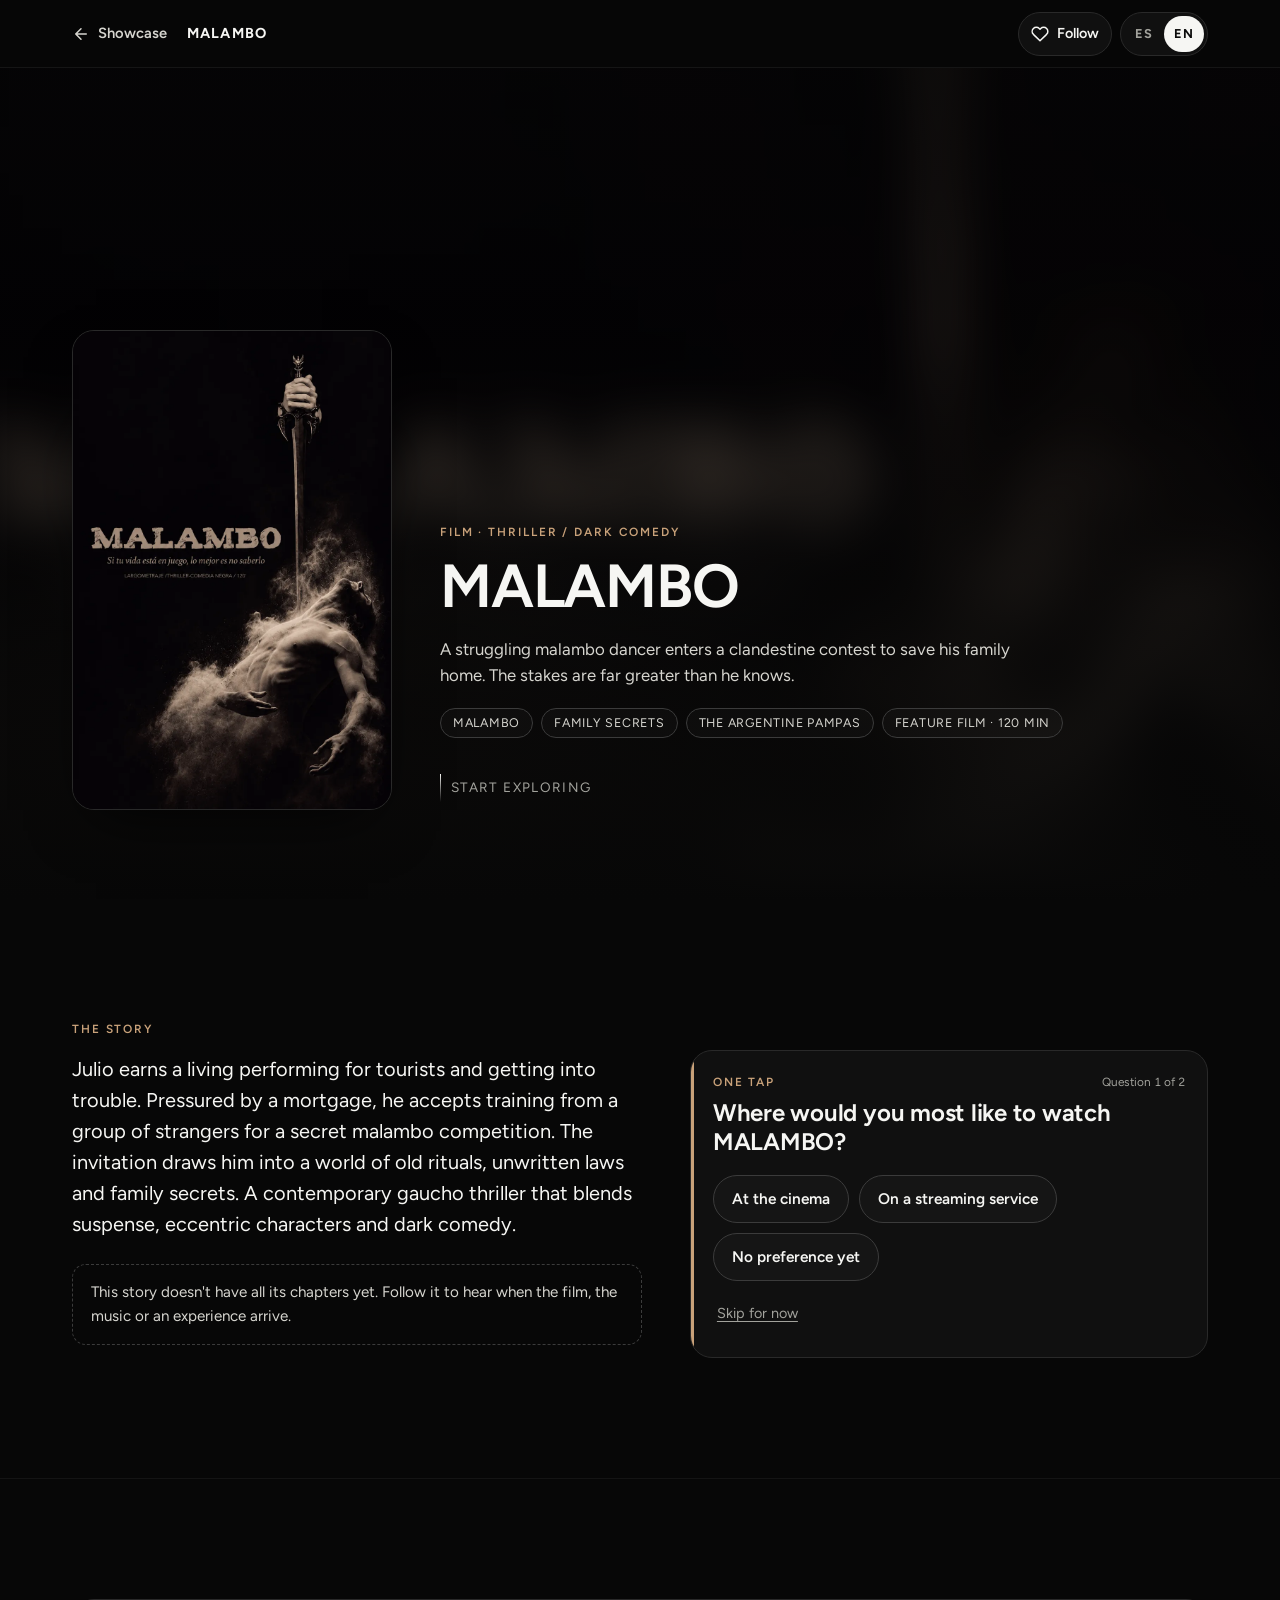
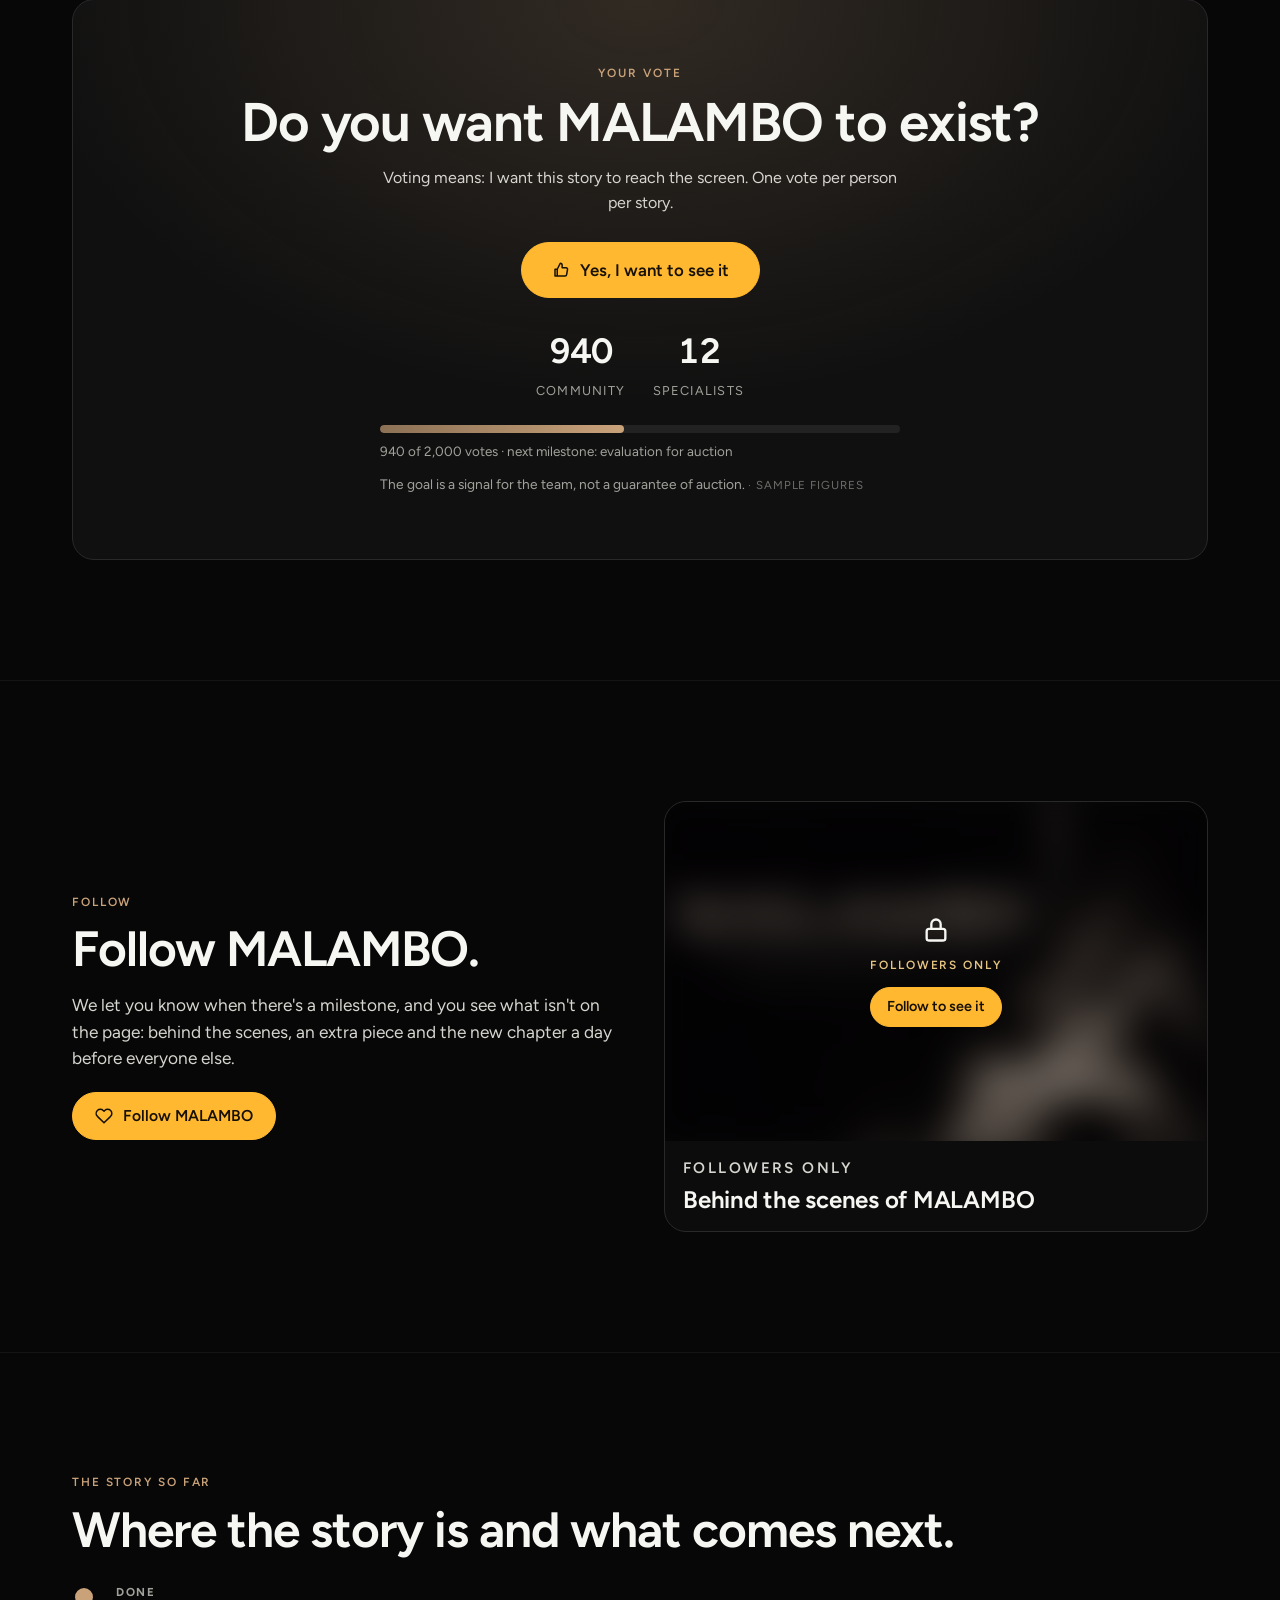
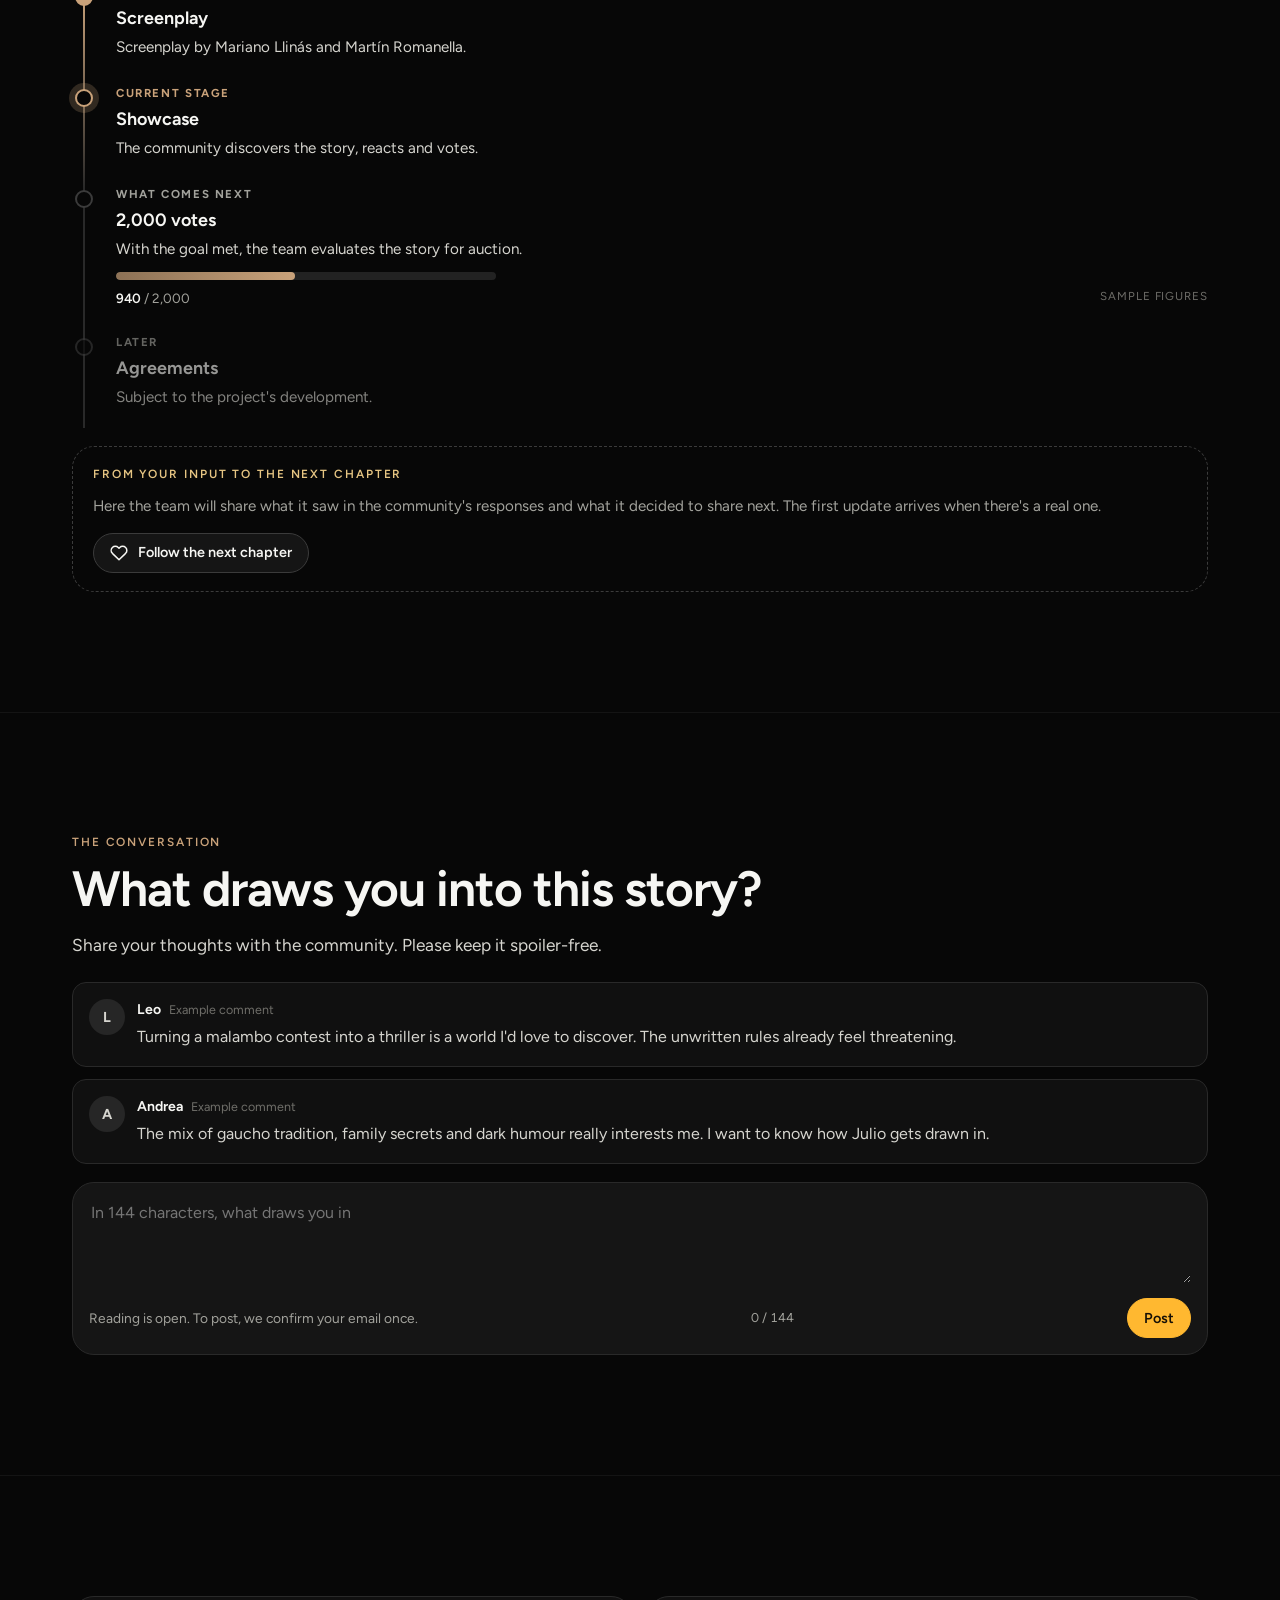
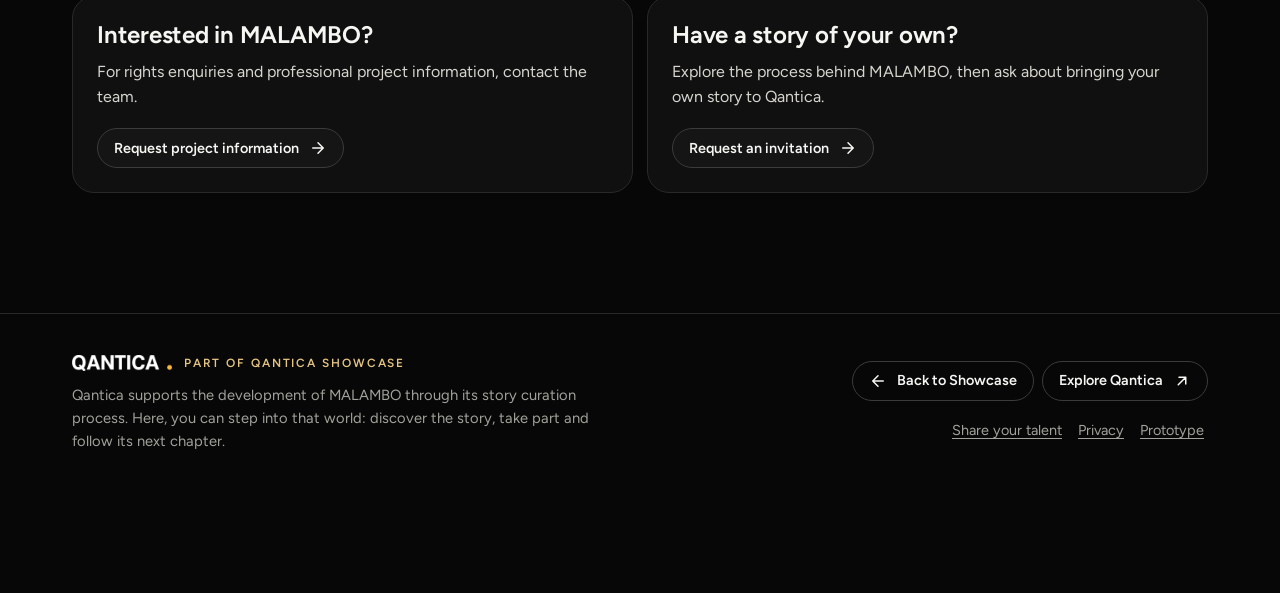
<file: obra/malambo/index.html>
<!doctype html>
<html lang="es">
<head>
<meta charset="utf-8">
<meta name="viewport" content="width=device-width, initial-scale=1, viewport-fit=cover">
<meta name="robots" content="noindex, nofollow">
<meta name="theme-color" content="#070707">
<meta name="qsc-build" content="20260924-60f68a0a">
<title>MALAMBO · Qantica Showcase</title>
<meta name="description" content="Un bailarín de malambo en apuros entra en un torneo clandestino para salvar la casa familiar. Se juega mucho más de lo que imagina.">
<link rel="icon" href="../../assets/favicon.svg" type="image/svg+xml">
<link rel="preconnect" href="https://fonts.googleapis.com">
<link rel="preconnect" href="https://fonts.gstatic.com" crossorigin>
<link rel="stylesheet" href="https://fonts.googleapis.com/css2?family=Figtree:wght@400..800&display=swap">
<link rel="stylesheet" href="../../styles.css?v=20260924-60f68a0a">
<link rel="preload" as="image" href="../../assets/poster-malambo.webp">
</head>
<body class="obra" style="--work:#c9a27a">
<a class="skip" id="skip" href="#main">Ir al contenido</a>
<div id="app"><noscript><p style="padding:24px">Este prototipo necesita JavaScript.</p></noscript></div>
<div class="toasts" id="toasts" aria-live="polite"></div>
<dialog id="sheet" class="sheet" aria-labelledby="sheet-title"></dialog>
<dialog id="pulse" class="pulse-dlg" aria-label="Experiencia"></dialog>
<dialog id="panel" class="panel-dlg" aria-labelledby="panel-title"></dialog>
<script>window.QSC={"page":"obra","root":"../../","endpoint":"","build":"20260924-60f68a0a","build_ts":1790273433013,"site":{"meta":{"title":{"es":"Qantica Showcase","en":"Qantica Showcase"},"description":{"es":"Historias originales en desarrollo. Descubre, participa y decide cuáles tienen que existir.","en":"Original stories in development. Discover, take part and help decide which ones should exist."}},"proto":{"chip":{"es":"Prototipo","en":"Prototype"},"title":{"es":"Esto es un prototipo navegable","en":"This is a clickable prototype"},"items":[{"es":"Las cifras de votos, respuestas y comentarios de base son de ejemplo. Lo que tú haces se suma encima.","en":"Baseline votes, answers and comments are sample figures. What you do is added on top."},{"es":"No se envía nada: no hay mails ni servidor. El código de verificación aparece en pantalla.","en":"Nothing is sent: there are no emails and no server. The verification code is shown on screen."},{"es":"Todo lo que haces queda registrado en este navegador, con el mismo formato que usaría el producto.","en":"Everything you do is logged in this browser, in the same format the product would use."}],"panel":{"es":"Ver los datos de esta sesión","en":"See this session's data"},"reset":{"es":"Borrar mis datos de prueba","en":"Clear my test data"},"reset_ok":{"es":"Datos de prueba borrados.","en":"Test data cleared."}},"nav":{"historias":{"es":"Historias","en":"Stories"},"como":{"es":"Cómo funciona","en":"How it works"},"industria":{"es":"Industria","en":"Industry"},"lista":{"es":"Tu lista","en":"Your list"},"volver":{"es":"Showcase","en":"Showcase"},"skip":{"es":"Ir al contenido","en":"Skip to content"}},"hero":{"eyebrow":{"es":"QANTICA SHOWCASE","en":"QANTICA SHOWCASE"},"title":{"es":"Cada historia abre un mundo","en":"Every story opens a world"},"sub":{"es":"Obras originales en desarrollo. Descubre cada una, participa y ayuda a decidir cuáles tienen que existir.","en":"Original stories in development. Discover each one, take part and help decide which ones should exist."},"label":{"es":"LA COLECCIÓN ORIGINAL / 01","en":"THE ORIGINAL COLLECTION / 01"},"prev":{"es":"Obra anterior","en":"Previous story"},"next":{"es":"Obra siguiente","en":"Next story"}},"ficha":{"etapa":{"es":"Etapa actual","en":"Current stage"},"proximo":{"es":"Próximo hito","en":"What comes next"},"meta":{"es":"{n} de {meta} votos hacia el próximo hito","en":"{n} of {meta} votes toward the next milestone"},"ejemplo":{"es":"cifras de ejemplo","en":"sample figures"},"explorar":{"es":"Explorar la obra","en":"Explore the story"},"sigues":{"es":"La sigues","en":"Following"},"votaste":{"es":"Votaste","en":"You voted"}},"tulista":{"title":{"es":"Tu lista","en":"Your list"},"fila":{"es":"Sigues {n}","en":"Following {n}"},"anon":{"es":"Estás mirando sin cuenta. Tus reacciones cuentan como contexto; para votar o seguir una obra basta con tu email.","en":"You're browsing without an account. Your reactions count as context; to vote or follow a story, your email is enough."},"cuenta":{"es":"Una cuenta para todo el catálogo","en":"One account for the whole catalogue"},"niveles":{"anonimo":{"es":"Sin cuenta","en":"No account"},"verificado":{"es":"Email verificado","en":"Verified email"},"profesional":{"es":"Profesional validado","en":"Validated professional"},"escritor":{"es":"Escritor validado","en":"Validated writer"}},"siguiendo":{"es":"Obras que sigues","en":"Stories you follow"},"votos":{"es":"Obras que votaste","en":"Stories you voted for"},"vacio":{"es":"Todavía no sigues ninguna obra. Sigue una para enterarte cuando avance.","en":"You're not following any story yet. Follow one to hear when it moves forward."},"mails_si":{"es":"novedades por email","en":"email updates"},"mails_no":{"es":"sin emails","en":"no emails"}},"qantica":{"eyebrow":{"es":"QANTICA / QIP","en":"QANTICA / QIP"},"title":{"es":"Historias desarrolladas con cuidado. Mundos por descubrir.","en":"Stories developed with care. Worlds to discover."},"text":{"es":"Qantica trabaja con creadores para analizar, desarrollar y curar historias originales a través de QIP, su proceso de desarrollo narrativo. Qantica Showcase da vida a ese trabajo: descubre cada mundo, conoce a quien lo creó y participa en su próximo capítulo.","en":"Qantica works with creators to analyse, develop and curate original stories through QIP, its story development process. Qantica Showcase brings that work to life: discover each world, meet its creator and take part in its next chapter."},"cta":{"es":"Conocer Qantica","en":"Explore Qantica"},"cta2":{"es":"Ver todas las obras","en":"View all projects"}},"grilla":{"eyebrow":{"es":"EL CATÁLOGO","en":"THE CATALOGUE"},"title":{"es":"Todas las obras","en":"All stories"},"count":{"es":"{n} obras","en":"{n} stories"},"filtros":{"todas":{"es":"Todas","en":"All"},"cine":{"es":"Cine","en":"Film"},"serie":{"es":"Serie","en":"Series"}},"vacio":{"es":"No hay obras con este filtro.","en":"No stories match this filter."}},"como":{"eyebrow":{"es":"CÓMO FUNCIONA","en":"HOW IT WORKS"},"title":{"es":"Tú ayudas a decidir qué historias avanzan.","en":"You help decide which stories move forward."},"pasos":[{"t":{"es":"Descubre","en":"Discover"},"d":{"es":"Recorre cada obra por capítulos: la película, la música, el juego.","en":"Explore each story chapter by chapter: the film, the music, the game."}},{"t":{"es":"Reacciona","en":"React"},"d":{"es":"Un toque al final de cada capítulo. Sin registrarte.","en":"One tap at the end of each chapter. No sign-up."}},{"t":{"es":"Vota","en":"Vote"},"d":{"es":"¿Quieres que exista? Un voto por persona y por obra, confirmado con tu email.","en":"Do you want it to exist? One vote per person per story, confirmed with your email."}},{"t":{"es":"Sigue","en":"Follow"},"d":{"es":"Te avisamos cuando la obra alcance un hito, y ves lo que no está en la página.","en":"We let you know when the story reaches a milestone, and you see what isn't on the page."}}],"nota":{"es":"Cuando una obra alcanza su meta de votos, el equipo de Qantica la evalúa para llevarla a subasta. La meta es una señal para el equipo, no una garantía. Los votos de profesionales acreditados se cuentan aparte.","en":"When a story reaches its vote goal, the Qantica team evaluates it for auction. The goal is a signal for the team, not a guarantee. Votes from accredited professionals are counted separately."}},"invitacion":{"eyebrow":{"es":"CADA HISTORIA NECESITA SU GENTE","en":"EVERY STORY NEEDS ITS PEOPLE"},"title":{"es":"Descubre. Participa. Sigue lo que viene.","en":"Discover. Take part. Follow what happens next."},"text":{"es":"Explora una historia, cuéntale a su creador qué te atrapó, vota las que tienen que existir y sigue su próximo capítulo. Tu participación ayuda al equipo a entender qué conecta con el público.","en":"Explore a story, tell its creator what caught your attention, vote for the ones that should exist and follow their next chapter. Your participation helps the team understand what connects with its audience."},"cta":{"es":"Encuentra una historia","en":"Find a story to explore"}},"rutas":{"eyebrow":{"es":"OTRAS FORMAS DE PARTICIPAR","en":"OTHER WAYS TO TAKE PART"},"creadores":{"t":{"es":"¿Tienes una historia?","en":"Have a story of your own?"},"d":{"es":"Conoce el proceso detrás de MANTIS y pide una invitación para tu obra.","en":"Explore the process behind MANTIS, then ask about bringing your own story to Qantica."},"cta":{"es":"Pedir invitación","en":"Request an invitation"}},"talento":{"t":{"es":"Comparte tu talento","en":"Share your talent"},"d":{"es":"Suma tu oficio a las historias que se están formando aquí.","en":"Bring your skills to the stories taking shape here."},"cta":{"es":"Presentarme","en":"Introduce myself"}},"industria":{"t":{"es":"Para la industria","en":"For the industry"},"d":{"es":"Productoras, compradores y plataformas: información profesional sobre cada obra.","en":"Producers, buyers and platforms: professional information about each story."},"cta":{"es":"Contactar al equipo","en":"Contact the team"}}},"pie":{"linea":{"es":"Historias originales. Personas detrás. Capítulos por venir.","en":"Original stories. People behind them. Chapters ahead."},"qantica":{"es":"qantica.com","en":"qantica.com"},"privacidad":{"es":"Privacidad","en":"Privacy"},"privacidad_txt":{"es":"En este prototipo nada sale de tu navegador. En el producto, tu email se usa solo para confirmar tu voto o tu seguimiento y, si lo eliges, para enviarte novedades. Las reacciones anónimas se guardan con un identificador aleatorio, sin datos personales.","en":"In this prototype nothing leaves your browser. In the product, your email is used only to confirm your vote or follow and, if you choose, to send you updates. Anonymous reactions are stored with a random identifier, without personal data."}},"obra":{"parte":{"es":"Parte de Qantica Showcase","en":"Part of Qantica Showcase"},"volver":{"es":"Volver a Showcase","en":"Back to Showcase"},"capitulo":{"es":"Capítulo","en":"Chapter"},"capitulos":{"es":"Capítulos","en":"Chapters"},"seguir":{"es":"Seguir","en":"Follow"},"siguiendo":{"es":"Siguiendo","en":"Following"},"pendiente":{"es":"Confirma tu email","en":"Confirm your email"},"votar":{"es":"Votar","en":"Vote"},"votaste":{"es":"Votaste","en":"Voted"},"saltar":{"es":"Saltar por ahora","en":"Skip for now"},"guardado":{"es":"Gracias. Tu respuesta quedó guardada.","en":"Thanks. Your response has been saved."},"resultados":{"es":"Lo que respondió la comunidad","en":"What the community answered"},"tu_respuesta":{"es":"tu respuesta","en":"your answer"},"respuestas":{"es":"{n} respuestas","en":"{n} responses"},"incompleta":{"es":"Esta obra todavía no tiene todos sus capítulos. Síguela para enterarte cuando lleguen la película, la música o una experiencia.","en":"This story doesn't have all its chapters yet. Follow it to hear when the film, the music or an experience arrive."},"historia":{"es":"LA HISTORIA","en":"THE STORY"}},"voto":{"eyebrow":{"es":"TU VOTO","en":"YOUR VOTE"},"title":{"es":"¿Quieres que {obra} exista?","en":"Do you want {obra} to exist?"},"sub":{"es":"Votar es decir: quiero que esta historia llegue a la pantalla. Un voto por persona y por obra.","en":"Voting means: I want this story to reach the screen. One vote per person per story."},"cta":{"es":"Sí, quiero verla","en":"Yes, I want to see it"},"comunidad":{"es":"Comunidad","en":"Community"},"especialistas":{"es":"Especialistas","en":"Specialists"},"meta":{"es":"{n} de {meta} votos · próximo hito: {hito}","en":"{n} of {meta} votes · next milestone: {hito}"},"nota":{"es":"La meta es una señal para el equipo, no una garantía de subasta.","en":"The goal is a signal for the team, not a guarantee of auction."},"hecho":{"es":"Tu voto cuenta. Gracias.","en":"Your vote counts. Thank you."},"hecho_esp":{"es":"Tu voto cuenta como especialista.","en":"Your vote counts as a specialist vote."},"retirar":{"es":"Retirar mi voto","en":"Withdraw my vote"},"retirado":{"es":"Retiraste tu voto.","en":"You withdrew your vote."},"compartir":{"es":"Compartir {obra}","en":"Share {obra}"},"compartir_txt":{"es":"Cuéntale a alguien que tendría que verla.","en":"Tell someone who should see it."},"sheet_title":{"es":"Tu voto por {obra}","en":"Your vote for {obra}"},"comentario":{"es":"¿Por qué? (opcional)","en":"Why? (optional)"},"comentario_ph":{"es":"En pocas palabras, sin spoilers","en":"In a few words, spoiler-free"},"confirmar":{"es":"Confirmar mi voto","en":"Confirm my vote"},"seguir_tambien":{"es":"¿Te avisamos cuando {obra} llegue al hito?","en":"Shall we let you know when {obra} reaches the milestone?"}},"seguir":{"eyebrow":{"es":"SEGUIR","en":"FOLLOW"},"title":{"es":"Sigue {obra}.","en":"Follow {obra}."},"text":{"es":"Te avisamos cuando haya un hito y ves lo que no está en la página: detrás de escena, una pieza extra y el capítulo nuevo un día antes que el resto.","en":"We let you know when there's a milestone, and you see what isn't on the page: behind the scenes, an extra piece and the new chapter a day before everyone else."},"cta":{"es":"Seguir {obra}","en":"Follow {obra}"},"hecho":{"es":"{obra} está en tu lista.","en":"{obra} is on your list."},"dejar":{"es":"Dejar de seguir","en":"Unfollow"},"dejaste":{"es":"Dejaste de seguir {obra}.","en":"You unfollowed {obra}."},"mails":{"es":"Quiero recibir novedades de {obra} por email","en":"Email me {obra} updates"},"mails_on":{"es":"Te escribiremos cuando haya novedades.","en":"We'll write when there's news."},"mails_off":{"es":"Sin emails. Verás las novedades aquí.","en":"No emails. You'll see updates here."},"sheet_title":{"es":"Seguir {obra}","en":"Follow {obra}"},"bloqueado":{"es":"SOLO PARA SEGUIDORES","en":"FOLLOWERS ONLY"},"bloqueado_cta":{"es":"Seguir para verlo","en":"Follow to see it"},"desbloqueado":{"es":"PARA SEGUIDORES","en":"FOR FOLLOWERS"}},"hasta":{"eyebrow":{"es":"HASTA AHORA","en":"THE STORY SO FAR"},"title":{"es":"Dónde está la obra y qué viene.","en":"Where the story is and what comes next."},"hecho":{"es":"Completado","en":"Done"},"ahora":{"es":"Etapa actual","en":"Current stage"},"proximo":{"es":"Próximo hito","en":"What comes next"},"despues":{"es":"Después","en":"Later"},"devolucion":{"es":"DE TU PARTICIPACIÓN AL PRÓXIMO CAPÍTULO","en":"FROM YOUR INPUT TO THE NEXT CHAPTER"},"devolucion_txt":{"es":"Aquí el equipo publicará qué observó en las respuestas de la comunidad y qué decidió compartir después. La primera devolución llega cuando haya una real.","en":"Here the team will share what it saw in the community's responses and what it decided to share next. The first update arrives when there's a real one."},"seguir_cta":{"es":"Sigue el próximo capítulo","en":"Follow the next chapter"}},"conversacion":{"eyebrow":{"es":"LA CONVERSACIÓN","en":"THE CONVERSATION"},"title":{"es":"¿Qué te atrae de esta historia?","en":"What draws you into this story?"},"text":{"es":"Comparte lo que piensas con la comunidad. Sin spoilers, por favor.","en":"Share your thoughts with the community. Please keep it spoiler-free."},"ejemplo":{"es":"Comentario de ejemplo","en":"Example comment"},"tu":{"es":"Tú","en":"You"},"revision":{"es":"en revisión","en":"in review"},"voto":{"es":"votó","en":"voted"},"ph":{"es":"Escribe en 144 caracteres qué te atrae","en":"In 144 characters, what draws you in"},"publicar":{"es":"Publicar","en":"Post"},"nota":{"es":"Leer es libre. Para publicar confirmamos tu email una vez.","en":"Reading is open. To post, we confirm your email once."},"hecho":{"es":"Publicado. Lo verán todos cuando pase la moderación.","en":"Posted. Everyone will see it once it's moderated."}},"creditos":{"eyebrow":{"es":"EQUIPO Y CRÉDITOS","en":"TEAM AND CREDITS"}},"industria_card":{"title":{"es":"¿Te interesa {obra}?","en":"Interested in {obra}?"},"text":{"es":"Para consultas de derechos e información profesional del proyecto, contacta al equipo.","en":"For rights enquiries and professional project information, contact the team."},"cta":{"es":"Pedir información del proyecto","en":"Request project information"}},"creadores_card":{"title":{"es":"¿Tienes una historia propia?","en":"Have a story of your own?"},"text":{"es":"Conoce el proceso detrás de {obra} y pregunta cómo llevar tu obra a Qantica.","en":"Explore the process behind {obra}, then ask about bringing your own story to Qantica."},"cta":{"es":"Pedir invitación","en":"Request an invitation"},"cta2":{"es":"Conocer el proceso","en":"Ask about the process"}},"verif":{"email":{"es":"Tu email","en":"Your email"},"email_ph":{"es":"nombre@ejemplo.com","en":"name@example.com"},"email_ayuda":{"es":"Lo usamos solo para confirmar que eres una persona. Una cuenta sirve para todo el catálogo.","en":"We only use it to confirm you're a person. One account works across the whole catalogue."},"consent":{"es":"Acepto el aviso de privacidad.","en":"I accept the privacy notice."},"enviar":{"es":"Enviarme el código","en":"Send me the code"},"code_title":{"es":"Revisa tu email","en":"Check your email"},"code_txt":{"es":"Te mandamos un código de 6 dígitos a {email}.","en":"We sent a 6-digit code to {email}."},"code_label":{"es":"Código","en":"Code"},"code_proto":{"es":"Prototipo: no hay envío de mails. Tu código es","en":"Prototype: no emails are sent. Your code is"},"code_ok":{"es":"Confirmar","en":"Confirm"},"code_otro":{"es":"Usar otro email","en":"Use another email"},"code_reenviar":{"es":"Mandar otro código","en":"Send another code"},"err_email":{"es":"Revisa el email: parece incompleto.","en":"Check the email: it looks incomplete."},"err_desechable":{"es":"Usa un email propio: los temporales no pueden votar.","en":"Use your own email: temporary addresses can't vote."},"err_consent":{"es":"Necesitamos que aceptes el aviso de privacidad.","en":"Please accept the privacy notice."},"err_code":{"es":"El código no coincide. Prueba de nuevo.","en":"That code doesn't match. Try again."},"ligadas":{"es":"Tus {n} reacciones anteriores quedaron asociadas a tu cuenta.","en":"Your {n} earlier reactions are now linked to your account."}},"forms":{"nombre":{"es":"Nombre","en":"Name"},"email":{"es":"Email","en":"Email"},"opcional":{"es":"opcional","en":"optional"},"enviar":{"es":"Enviar solicitud","en":"Send request"},"requerido":{"es":"Completa este campo.","en":"Please fill in this field."},"recibido_title":{"es":"Recibimos tu solicitud","en":"We received your request"},"recibido_txt":{"es":"Esto confirma la recepción: no implica admisión, acceso a materiales ni un acuerdo. Te escribirá una persona del equipo.","en":"This confirms receipt only: it doesn't imply admission, access to materials or an agreement. Someone from the team will write to you."},"cerrar":{"es":"Cerrar","en":"Close"},"industria":{"title":{"es":"Información profesional","en":"Professional information"},"intro":{"es":"Cuéntanos quién eres y qué buscas. Cada campo nos ayuda a derivar tu consulta a la persona correcta.","en":"Tell us who you are and what you're looking for. Each field helps us route your enquiry to the right person."},"rol":{"es":"Rol","en":"Role"},"roles":[{"v":"productor","es":"Productor o productora","en":"Producer"},{"v":"comprador","es":"Comprador o compradora de derechos","en":"Rights buyer"},{"v":"plataforma","es":"Plataforma o canal","en":"Platform or channel"},{"v":"agente","es":"Agente o representante","en":"Agent or representative"},{"v":"inversor","es":"Inversor o inversora","en":"Investor"},{"v":"otro","es":"Otro","en":"Other"}],"empresa":{"es":"Empresa","en":"Company"},"territorio":{"es":"Territorio","en":"Territory"},"territorios":[{"v":"es","es":"España","en":"Spain"},{"v":"eu","es":"Resto de Europa","en":"Rest of Europe"},{"v":"us","es":"Estados Unidos y Canadá","en":"United States and Canada"},{"v":"latam","es":"Latinoamérica","en":"Latin America"},{"v":"asia","es":"Asia y Pacífico","en":"Asia Pacific"},{"v":"global","es":"Global","en":"Global"}],"interes":{"es":"Qué te interesa","en":"What you're interested in"},"intereses":[{"v":"derechos","es":"Derechos","en":"Rights"},{"v":"coproduccion","es":"Coproducción","en":"Co-production"},{"v":"distribucion","es":"Distribución","en":"Distribution"},{"v":"talento","es":"Talento","en":"Talent"},{"v":"general","es":"Información general","en":"General information"}],"obras":{"es":"Obras","en":"Stories"},"perfil":{"es":"Perfil profesional","en":"Professional profile"},"perfil_ph":{"es":"Enlace a IMDb, LinkedIn o web","en":"IMDb, LinkedIn or website link"},"mensaje":{"es":"Mensaje","en":"Message"},"nota_esp":{"es":"Si validamos tu perfil profesional, tus votos cuentan como especialista y puedes pedir la ficha de audiencia de cada obra.","en":"If we validate your professional profile, your votes count as a specialist's and you can request each story's audience report."}},"creadores":{"title":{"es":"Lleva tu historia a Qantica","en":"Bring your story to Qantica"},"proposito":{"es":"Qué quieres","en":"What you'd like"},"propositos":[{"v":"invitacion","es":"Pedir una invitación para mi obra","en":"Request an invitation for my story"},{"v":"proceso","es":"Conocer el proceso detrás de MANTIS","en":"Learn about the process behind MANTIS"}],"proyecto":{"es":"Título del proyecto","en":"Project title"},"proyecto_ph":{"es":"Se aceptan títulos provisorios","en":"Working titles welcome"},"logline":{"es":"De qué trata","en":"What it's about"},"perfil":{"es":"IMDb o portfolio","en":"IMDb or portfolio"},"disclaimer":{"es":"Solicitas entrar al proceso de desarrollo de Qantica. Las obras elegibles pueden considerarse más adelante para oportunidades de mercado, incluida una subasta de la IP. La admisión, la financiación y la venta no están garantizadas. El acceso a materiales del proceso requiere validación del equipo y, si corresponde, un acuerdo de confidencialidad.","en":"You're applying to bring your story into Qantica's development process. Eligible projects may later be considered for market opportunities, including an IP auction. Admission, funding and a sale are not guaranteed. Access to process materials requires team validation and, where applicable, a confidentiality agreement."}},"talento":{"title":{"es":"Suma tu talento","en":"Bring your talent to a project"},"especialidad":{"es":"Especialidad","en":"Specialty"},"especialidades":[{"v":"actuacion","es":"Actuación","en":"Acting"},{"v":"direccion","es":"Dirección","en":"Directing"},{"v":"guion","es":"Guion","en":"Screenwriting"},{"v":"fotografia","es":"Fotografía","en":"Cinematography"},{"v":"sonido","es":"Sonido y música","en":"Sound and music"},{"v":"arte","es":"Arte y VFX","en":"Art and VFX"},{"v":"produccion","es":"Producción","en":"Production"},{"v":"otro","es":"Otra","en":"Other"}],"portfolio":{"es":"Portfolio o reel","en":"Portfolio or reel"},"proyecto":{"es":"Proyecto","en":"Project"},"general":{"es":"Cualquier proyecto","en":"Any project"}}},"pulse":{"cerrar":{"es":"Cerrar","en":"Close"},"cargando":{"es":"Cargando la experiencia","en":"Loading the experience"},"idioma":{"es":"","en":"Experience in Spanish"}},"toast":{"deshacer":{"es":"Deshacer","en":"Undo"},"copiado":{"es":"Enlace copiado.","en":"Link copied."}},"panel":{"title":{"es":"Datos de esta sesión","en":"This session's data"},"sub":{"es":"Lo que el prototipo registró en este navegador. Con un servidor configurado, los mismos eventos viajan a Qantica.","en":"What the prototype logged in this browser. With a server configured, the same events travel to Qantica."},"tabs":{"audiencia":{"es":"Audiencia","en":"Audience"},"contenido":{"es":"Contenido","en":"Content"},"comunidad":{"es":"Comunidad","en":"Community"},"solicitudes":{"es":"Solicitudes","en":"Requests"},"funcionamiento":{"es":"Funcionamiento","en":"Health"}},"exportar":{"es":"Exportar JSON","en":"Export JSON"},"borrar":{"es":"Borrar datos de prueba","en":"Clear test data"},"nivel":{"es":"Simular validación del equipo","en":"Simulate team validation"},"endpoint":{"es":"Servidor","en":"Server"},"sin_endpoint":{"es":"no configurado: solo local","en":"not configured: local only"}}},"obras":[{"id":"antes","orden":5,"tipo":"cine","title":"De lo que antes era","accent":"#b58cff","poster":"poster-antes.webp","poster_pos":"50% 30%","modo":"plantilla","etapa":{"es":"En showcase","en":"In showcase"},"hito":{"es":"evaluación para subasta","en":"evaluation for auction"},"nav":[{"id":"obra","label":{"es":"La obra","en":"The story"}},{"id":"votar","label":{"es":"Votar","en":"Vote"}},{"id":"comunidad","label":{"es":"Comunidad","en":"Community"}}],"format":{"es":"Película · Drama","en":"Film · Drama"},"summary":{"es":"Lara y Julia se conocen cerca de un ring de boxeo. Su vínculo abre un camino entre el deseo, las heridas y la aceptación propia.","en":"Lara and Julia meet near a boxing ring. Their connection becomes a journey through desire, old wounds and self-acceptance."},"story":{"es":"Basada en el libro de Gisela Maioli, la película sigue a Lara, una joven intersexual, y a Julia, una madre soltera marcada por un pasado de abuso. Su relación desafía las etiquetas y los miedos que han condicionado sus vidas. Una historia íntima sobre la autonomía del cuerpo, el amor y el coraje de mirarse por completo.","en":"Based on Gisela Maioli's book, the film follows Lara, a young intersex woman, and Julia, a single mother carrying the weight of an abusive past. Their relationship challenges the labels and fears that have shaped their lives. An intimate story about bodily autonomy, love and the courage to see yourself fully."},"tags":[{"es":"Identidad","en":"Identity"},{"es":"Amor","en":"Love"},{"es":"Autoaceptación","en":"Self-acceptance"},{"es":"Largometraje · 90 min","en":"Feature film · 90 min"}],"votos":{"comunidad":930,"especialistas":24,"meta":2000},"hasta":[{"estado":"hecho","t":{"es":"Guion","en":"Screenplay"},"d":{"es":"La adaptación del libro de Gisela Maioli avanzó en sucesivas versiones de guion.","en":"The adaptation of Gisela Maioli's book has developed through successive screenplay drafts."}},{"estado":"hecho","t":{"es":"Dirección","en":"Director"},"d":{"es":"Belén Macías se incorpora como directora.","en":"Belén Macías joins as director."}},{"estado":"ahora","t":{"es":"Showcase","en":"Showcase"},"d":{"es":"La comunidad descubre la obra, reacciona y vota.","en":"The community discovers the story, reacts and votes."}},{"estado":"proximo","t":{"es":"2.000 votos","en":"2,000 votes"},"d":{"es":"Con la meta, el equipo evalúa la obra para subasta.","en":"With the goal met, the team evaluates the story for auction."}},{"estado":"despues","t":{"es":"Acuerdos","en":"Agreements"},"d":{"es":"Sujetos al desarrollo del proyecto.","en":"Subject to the project's development."}}],"comentarios":[{"nombre":"Cris","texto":{"es":"Una historia de amor que deje existir a sus personajes más allá de las etiquetas es justo lo que quiero ver. Lara y Julia ya me interesan.","en":"A love story that lets its characters exist beyond labels is exactly what I want to see. Lara and Julia already have my attention."}},{"nombre":"Jo","texto":{"es":"El ring como lugar de encuentro, junto a esa lucha interior, es una imagen muy potente. Me gustaría seguir la adaptación.","en":"The boxing ring as a meeting place, alongside that inner struggle, is a powerful image. I'd love to follow the adaptation."}}],"backstage":{"img":"poster-antes.webp","t":{"es":"Detrás de escena de De lo que antes era","en":"Behind the scenes of De lo que antes era"},"d":{"es":"Pieza de ejemplo. Aquí va el material que el equipo creativo apruebe para sus seguidores.","en":"Sample piece. This is where material approved by the creative team for its followers goes."}},"preguntas":[{"id":"donde_verias","version":1,"tipo":"pelicula","eyebrow":{"es":"UN TOQUE","en":"ONE TAP"},"title":{"es":"¿Dónde verías De lo que antes era?","en":"Where would you most like to watch De lo que antes era?"},"opciones":[{"v":"cine","es":"En el cine","en":"At the cinema"},{"v":"plataforma","es":"En una plataforma","en":"On a streaming service"},{"v":"sin_pref","es":"Sin preferencia todavía","en":"No preference yet","fija":true}],"base":{"cine":243,"plataforma":187,"sin_pref":58}},{"id":"otro_formato","version":1,"tipo":"formato","eyebrow":{"es":"FORMATO","en":"FORMAT"},"title":{"es":"Si no fuese una película, ¿qué sería?","en":"If it weren't a film, what would it be?"},"opciones":[{"v":"serie","es":"Una serie","en":"A series"},{"v":"vertical","es":"Una serie vertical, para el móvil","en":"A vertical series, for your phone"},{"v":"corto","es":"Un cortometraje","en":"A short film"},{"v":"pelicula","es":"Tiene que ser película","en":"It should be a film","fija":true}],"base":{"serie":214,"vertical":97,"corto":41,"pelicula":322}}]},{"id":"badnight","orden":3,"tipo":"cine","title":"BadNight","accent":"#8fb2d6","poster":"poster-badnight.webp","poster_pos":"50% 30%","modo":"plantilla","etapa":{"es":"En showcase","en":"In showcase"},"hito":{"es":"evaluación para subasta","en":"evaluation for auction"},"nav":[{"id":"obra","label":{"es":"La obra","en":"The story"}},{"id":"votar","label":{"es":"Votar","en":"Vote"}},{"id":"comunidad","label":{"es":"Comunidad","en":"Community"}}],"format":{"es":"Película · Thriller psicológico","en":"Film · Psychological thriller"},"summary":{"es":"Una actriz muere en una fiesta de estreno. Sus amigos confían en una IA para salvar sus carreras. Cada instrucción los lleva más lejos.","en":"An actress dies at a premiere party. Her friends trust an AI to save their careers. Every instruction takes them further."},"story":{"es":"Una noche de celebración se convierte en una espiral de secretos, manipulación y dependencia tecnológica. Para proteger su imagen pública, un grupo de jóvenes estrellas deja que un algoritmo tome decisiones cada vez más extremas. El suspense psicológico se cruza con la sátira oscura en una historia sobre fama, salud mental y miedo a perder seguidores.","en":"A night of celebration becomes a spiral of secrets, manipulation and technological dependence. Desperate to protect their public image, a group of young stars lets an algorithm make increasingly extreme decisions. Psychological suspense meets dark satire in a story about fame, mental health and the fear of losing followers."},"tags":[{"es":"IA","en":"AI"},{"es":"Fama","en":"Fame"},{"es":"Sátira oscura","en":"Dark satire"},{"es":"Largometraje · 90 min","en":"Feature film · 90 min"}],"votos":{"comunidad":1105,"especialistas":29,"meta":2000},"hasta":[{"estado":"hecho","t":{"es":"Dossier","en":"Dossier"},"d":{"es":"Desarrolla la historia y su propuesta visual de plano secuencia.","en":"It establishes the story and its continuous-shot visual approach."}},{"estado":"ahora","t":{"es":"Showcase","en":"Showcase"},"d":{"es":"La comunidad descubre la obra, reacciona y vota.","en":"The community discovers the story, reacts and votes."}},{"estado":"proximo","t":{"es":"2.000 votos","en":"2,000 votes"},"d":{"es":"Con la meta, el equipo evalúa la obra para subasta.","en":"With the goal met, the team evaluates the story for auction."}},{"estado":"despues","t":{"es":"Acuerdos","en":"Agreements"},"d":{"es":"Sujetos al desarrollo del proyecto.","en":"Subject to the project's development."}}],"comentarios":[{"nombre":"Dani","texto":{"es":"Confiar en una IA para tapar una tragedia suena inquietantemente posible. Me interesa ese choque entre imagen y culpa.","en":"Trusting an AI to cover up a tragedy feels horribly plausible. That collision of image and guilt really interests me."}},{"nombre":"Sam","texto":{"es":"La propuesta de plano secuencia puede convertir esa fiesta en una trampa. Me atrae mucho la parte de sátira oscura.","en":"The continuous-shot approach could make that premiere party feel like a trap. I'm here for the dark satire."}}],"backstage":{"img":"poster-badnight.webp","t":{"es":"Detrás de escena de BadNight","en":"Behind the scenes of BadNight"},"d":{"es":"Pieza de ejemplo. Aquí va el material que el equipo creativo apruebe para sus seguidores.","en":"Sample piece. This is where material approved by the creative team for its followers goes."}},"preguntas":[{"id":"donde_verias","version":1,"tipo":"pelicula","eyebrow":{"es":"UN TOQUE","en":"ONE TAP"},"title":{"es":"¿Dónde verías BadNight?","en":"Where would you most like to watch BadNight?"},"opciones":[{"v":"cine","es":"En el cine","en":"At the cinema"},{"v":"plataforma","es":"En una plataforma","en":"On a streaming service"},{"v":"sin_pref","es":"Sin preferencia todavía","en":"No preference yet","fija":true}],"base":{"cine":174,"plataforma":296,"sin_pref":71}},{"id":"otro_formato","version":1,"tipo":"formato","eyebrow":{"es":"FORMATO","en":"FORMAT"},"title":{"es":"Si no fuese una película, ¿qué sería?","en":"If it weren't a film, what would it be?"},"opciones":[{"v":"serie","es":"Una serie","en":"A series"},{"v":"vertical","es":"Una serie vertical, para el móvil","en":"A vertical series, for your phone"},{"v":"corto","es":"Un cortometraje","en":"A short film"},{"v":"pelicula","es":"Tiene que ser película","en":"It should be a film","fija":true}],"base":{"serie":214,"vertical":97,"corto":41,"pelicula":322}}]},{"id":"fumigarios","orden":1,"tipo":"serie","title":"FUMIGARIOS","accent":"#e0a92e","poster":"poster-fumigarios.webp","poster_pos":"50% 40%","modo":"plantilla","etapa":{"es":"En showcase","en":"In showcase"},"hito":{"es":"evaluación para subasta","en":"evaluation for auction"},"nav":[{"id":"obra","label":{"es":"La obra","en":"The story"}},{"id":"votar","label":{"es":"Votar","en":"Vote"}},{"id":"comunidad","label":{"es":"Comunidad","en":"Community"}}],"format":{"es":"Serie · Comedia negra","en":"Series · Dark comedy"},"summary":{"es":"Una fumigadora familiar en quiebra. Un equipo desastroso. Un nuevo negocio accidental: matar por encargo.","en":"A failing family pest-control business. A disastrous crew. An accidental new line of work: contract killing."},"story":{"es":"Yummy, un aspirante a novelista gráfico de 23 años, hereda Fumi-Flores tras la muerte de su padre. Su intento de salvar el negocio convierte a un equipo tan torpe como entrañable en sicarios inesperados. Mandatos familiares, mafias y dilemas morales se cruzan en una serie que encuentra humor y humanidad en lugares muy oscuros.","en":"Yummy, a 23-year-old aspiring graphic novelist, inherits Fumi-Flores after his father's death. His attempt to save the business turns its lovable, hapless crew into unlikely hitmen. Family expectations, organised crime and moral dilemmas collide in a series that finds warmth and absurdity in very dark places."},"tags":[{"es":"Familia","en":"Family"},{"es":"Crimen","en":"Crime"},{"es":"Humor absurdo","en":"Absurd humour"},{"es":"6 episodios × 35 min","en":"6 episodes × 35 min"}],"votos":{"comunidad":860,"especialistas":21,"meta":2000},"hasta":[{"estado":"hecho","t":{"es":"Biblia de la serie","en":"Series bible"},"d":{"es":"Presenta los personajes y una primera temporada de seis episodios.","en":"It introduces the characters and a six-episode first season."}},{"estado":"ahora","t":{"es":"Showcase","en":"Showcase"},"d":{"es":"La comunidad descubre la obra, reacciona y vota.","en":"The community discovers the story, reacts and votes."}},{"estado":"proximo","t":{"es":"2.000 votos","en":"2,000 votes"},"d":{"es":"Con la meta, el equipo evalúa la obra para subasta.","en":"With the goal met, the team evaluates the story for auction."}},{"estado":"despues","t":{"es":"Acuerdos","en":"Agreements"},"d":{"es":"Sujetos al desarrollo del proyecto.","en":"Subject to the project's development."}}],"comentarios":[{"nombre":"Alex","texto":{"es":"Que una fumigadora termine matando por encargo es una gran premisa de comedia negra. Quiero conocer a ese desastre de equipo.","en":"Pest control turning into contract killing is such a good setup for dark comedy. I want to meet this disaster of a crew."}},{"nombre":"Mar","texto":{"es":"Lo que me engancha es el negocio familiar debajo de todo ese caos. Seis episodios cortos le pueden sentar muy bien.","en":"The family business underneath all that chaos is what hooks me. Six short episodes sounds like a great fit."}}],"backstage":{"img":"poster-fumigarios.webp","t":{"es":"Detrás de escena de FUMIGARIOS","en":"Behind the scenes of FUMIGARIOS"},"d":{"es":"Pieza de ejemplo. Aquí va el material que el equipo creativo apruebe para sus seguidores.","en":"Sample piece. This is where material approved by the creative team for its followers goes."}},"preguntas":[{"id":"donde_verias","version":1,"tipo":"pelicula","eyebrow":{"es":"UN TOQUE","en":"ONE TAP"},"title":{"es":"¿Dónde verías FUMIGARIOS?","en":"Where would you most like to watch FUMIGARIOS?"},"opciones":[{"v":"plataforma","es":"En una plataforma","en":"On a streaming service"},{"v":"tv","es":"En televisión","en":"On TV"},{"v":"sin_pref","es":"Sin preferencia todavía","en":"No preference yet","fija":true}],"base":{"plataforma":301,"tv":88,"sin_pref":64}},{"id":"otro_formato","version":1,"tipo":"formato","eyebrow":{"es":"FORMATO","en":"FORMAT"},"title":{"es":"Si no fuese una serie, ¿qué sería?","en":"If it weren't a series, what would it be?"},"opciones":[{"v":"pelicula","es":"Una película","en":"A film"},{"v":"vertical","es":"Una serie vertical, para el móvil","en":"A vertical series, for your phone"},{"v":"corto","es":"Un cortometraje","en":"A short film"},{"v":"serie","es":"Tiene que ser serie","en":"It should be a series","fija":true}],"base":{"pelicula":96,"vertical":71,"corto":22,"serie":264}}]},{"id":"malambo","orden":4,"tipo":"cine","title":"MALAMBO","accent":"#c9a27a","poster":"poster-malambo.webp","poster_pos":"50% 35%","modo":"plantilla","etapa":{"es":"En showcase","en":"In showcase"},"hito":{"es":"evaluación para subasta","en":"evaluation for auction"},"nav":[{"id":"obra","label":{"es":"La obra","en":"The story"}},{"id":"votar","label":{"es":"Votar","en":"Vote"}},{"id":"comunidad","label":{"es":"Comunidad","en":"Community"}}],"format":{"es":"Película · Thriller / Comedia negra","en":"Film · Thriller / Dark comedy"},"summary":{"es":"Un bailarín de malambo en apuros entra en un torneo clandestino para salvar la casa familiar. Se juega mucho más de lo que imagina.","en":"A struggling malambo dancer enters a clandestine contest to save his family home. The stakes are far greater than he knows."},"story":{"es":"Julio se gana la vida bailando para turistas y metiéndose en problemas. Acuciado por una hipoteca, acepta que un grupo de desconocidos lo entrene para competir en una carrera clandestina de malambo. La invitación lo introduce en un mundo de rituales antiguos, leyes no escritas y secretos familiares. Un thriller gauchesco contemporáneo que mezcla suspense, personajes excéntricos y comedia negra.","en":"Julio earns a living performing for tourists and getting into trouble. Pressured by a mortgage, he accepts training from a group of strangers for a secret malambo competition. The invitation draws him into a world of old rituals, unwritten laws and family secrets. A contemporary gaucho thriller that blends suspense, eccentric characters and dark comedy."},"tags":[{"es":"Malambo","en":"Malambo"},{"es":"Secretos familiares","en":"Family secrets"},{"es":"Pampa argentina","en":"The Argentine Pampas"},{"es":"Largometraje · 120 min","en":"Feature film · 120 min"}],"votos":{"comunidad":540,"especialistas":12,"meta":2000},"hasta":[{"estado":"hecho","t":{"es":"Guion","en":"Screenplay"},"d":{"es":"Guion de Mariano Llinás y Martín Romanella.","en":"Screenplay by Mariano Llinás and Martín Romanella."}},{"estado":"ahora","t":{"es":"Showcase","en":"Showcase"},"d":{"es":"La comunidad descubre la obra, reacciona y vota.","en":"The community discovers the story, reacts and votes."}},{"estado":"proximo","t":{"es":"2.000 votos","en":"2,000 votes"},"d":{"es":"Con la meta, el equipo evalúa la obra para subasta.","en":"With the goal met, the team evaluates the story for auction."}},{"estado":"despues","t":{"es":"Acuerdos","en":"Agreements"},"d":{"es":"Sujetos al desarrollo del proyecto.","en":"Subject to the project's development."}}],"comentarios":[{"nombre":"Leo","texto":{"es":"Convertir una carrera de malambo en un thriller abre un mundo que quiero descubrir. Esas reglas no escritas ya se sienten amenazantes.","en":"Turning a malambo contest into a thriller is a world I'd love to discover. The unwritten rules already feel threatening."}},{"nombre":"Andrea","texto":{"es":"Me interesa la mezcla de tradición gaucha, secretos familiares y humor negro. Quiero saber cómo Julio acaba metido en todo eso.","en":"The mix of gaucho tradition, family secrets and dark humour really interests me. I want to know how Julio gets drawn in."}}],"backstage":{"img":"poster-malambo.webp","t":{"es":"Detrás de escena de MALAMBO","en":"Behind the scenes of MALAMBO"},"d":{"es":"Pieza de ejemplo. Aquí va el material que el equipo creativo apruebe para sus seguidores.","en":"Sample piece. This is where material approved by the creative team for its followers goes."}},"preguntas":[{"id":"donde_verias","version":1,"tipo":"pelicula","eyebrow":{"es":"UN TOQUE","en":"ONE TAP"},"title":{"es":"¿Dónde verías MALAMBO?","en":"Where would you most like to watch MALAMBO?"},"opciones":[{"v":"cine","es":"En el cine","en":"At the cinema"},{"v":"plataforma","es":"En una plataforma","en":"On a streaming service"},{"v":"sin_pref","es":"Sin preferencia todavía","en":"No preference yet","fija":true}],"base":{"cine":151,"plataforma":122,"sin_pref":39}},{"id":"otro_formato","version":1,"tipo":"formato","eyebrow":{"es":"FORMATO","en":"FORMAT"},"title":{"es":"Si no fuese una película, ¿qué sería?","en":"If it weren't a film, what would it be?"},"opciones":[{"v":"serie","es":"Una serie","en":"A series"},{"v":"vertical","es":"Una serie vertical, para el móvil","en":"A vertical series, for your phone"},{"v":"corto","es":"Un cortometraje","en":"A short film"},{"v":"pelicula","es":"Tiene que ser película","en":"It should be a film","fija":true}],"base":{"serie":214,"vertical":97,"corto":41,"pelicula":322}}]},{"id":"mantis","orden":2,"modo":"completa","tipo":"cine","title":"MANTIS","accent":"#d23a5c","poster":"poster-mantis.webp","poster_pos":"50% 55%","poster_overlay":{"kicker":{"es":"QANTICA ORIGINAL STORIES","en":"QANTICA ORIGINAL STORIES"},"sub":{"es":"UN UNIVERSO DE XINA MORA","en":"A XINA MORA UNIVERSE"}},"logo":"logo-mantis.webp","format":{"es":"Película · Disco · Futuro videojuego","en":"Film · Album · Future video game"},"summary":{"es":"Dos jóvenes aceptan una invitación a una casa aislada. Creen controlar el juego; la noche ya está preparada para ellos.","en":"Two young men accept an invitation to an isolated house. They think they control the game; the night has already been planned for them."},"etapa":{"es":"En showcase","en":"In showcase"},"hito":{"es":"evaluación para subasta","en":"evaluation for auction"},"votos":{"comunidad":1240,"especialistas":37,"meta":2000},"hero":{"pre":{"es":"XINA MORA PRESENTA","en":"XINA MORA PRESENTS"},"lineas":[{"es":"Una película.","en":"A film."},{"es":"Un disco.","en":"An album."},{"es":"Un videojuego.","en":"A video game."}],"cierre":{"es":"Un mismo universo. MANTIS.","en":"One universe. MANTIS."}},"nav":[{"id":"obra","label":{"es":"La obra","en":"The story"}},{"id":"pelicula","label":{"es":"Película","en":"Film"}},{"id":"musica","label":{"es":"Música","en":"Music"}},{"id":"juego","label":{"es":"Juego","en":"Game"}},{"id":"votar","label":{"es":"Votar","en":"Vote"}},{"id":"comunidad","label":{"es":"Comunidad","en":"Community"}}],"creadora":{"eyebrow":{"es":"LA CREADORA","en":"THE CREATOR"},"nombre":"Xina Mora","rol":{"es":"Creadora e idea original · Dirección","en":"Creator and original idea · Director"},"title":{"es":"De la música a una misma noche.","en":"From music to a single night."},"text":{"es":"MANTIS nace de una idea original de Xina Mora. Su universo artístico une cine, música y una futura expansión al videojuego.","en":"MANTIS begins with an original idea by Xina Mora. Her artistic universe brings together film, music and a future expansion into games."},"img":"mantis-xina.webp","links":[{"label":{"es":"Web oficial","en":"Official website"},"url":"https://www.xinamora.com/","id":"web"},{"label":{"es":"Instagram","en":"Instagram"},"url":"https://www.instagram.com/laxinamora/","id":"instagram"},{"label":{"es":"IMDb","en":"IMDb"},"url":"https://www.imdb.com/name/nm11104760/","id":"imdb"}]},"capitulos":[{"id":"pelicula","num":"01","eyebrow":{"es":"01 / PELÍCULA","en":"01 / FILM"},"lineas":[{"es":"Dos jóvenes.","en":"Two young men."},{"es":"Una invitación.","en":"An invitation."},{"es":"Una casa aislada.","en":"An isolated house."}],"text":{"es":"Creen controlar el juego. No saben que la noche ha sido preparada para ellos.","en":"They think they control the game. They do not know the night has been prepared for them."},"img":"mantis-film.webp","img_alt":{"es":"Imagen del universo MANTIS","en":"An image from the MANTIS universe"},"chips":[{"es":"90 MIN","en":"90 MIN"},{"es":"THRILLER PSICOLÓGICO","en":"PSYCHOLOGICAL THRILLER"},{"es":"TENERIFE","en":"TENERIFE"}],"preguntas":[{"id":"personaje","version":1,"tipo":"personaje","estilo":"tarjetas","eyebrow":{"es":"LOS PERSONAJES","en":"THE CHARACTERS"},"title":{"es":"¿Qué personaje te intriga más?","en":"Which character intrigues you most?"},"opciones":[{"v":"javi","es":"Javi","en":"Javi","d":{"es":"Sopla una vela solo en el balcón. Esta noche se deja llevar.","en":"Blows out a candle alone on the balcony. Tonight he lets himself be led."}},{"v":"axel","es":"Axel","en":"Axel","d":{"es":"Su compañero de piso. Vuelve de una fiesta y ya busca la siguiente.","en":"His flatmate. Back from one party and already chasing the next."}},{"v":"xina","es":"Xina","en":"Xina","d":{"es":"La mujer del video. Cuando sube a la tarima, todos callan.","en":"The woman in the video. When she takes the stage, everyone falls silent."}},{"v":"aida","es":"Aida","en":"Aida","d":{"es":"Habla bajo, al oído, y siempre pide permiso.","en":"She speaks softly, close to your ear, and always asks permission."}}],"base":{"javi":134,"axel":71,"xina":288,"aida":196}},{"id":"donde_verias","version":1,"tipo":"pelicula","eyebrow":{"es":"UN TOQUE","en":"ONE TAP"},"title":{"es":"¿Dónde verías MANTIS?","en":"Where would you most like to watch MANTIS?"},"opciones":[{"v":"cine","es":"En el cine","en":"At the cinema"},{"v":"plataforma","es":"En una plataforma","en":"On a streaming service"},{"v":"sin_pref","es":"Sin preferencia todavía","en":"No preference yet","fija":true}],"base":{"cine":212,"plataforma":388,"sin_pref":97}},{"id":"otro_formato","version":1,"tipo":"formato","eyebrow":{"es":"FORMATO","en":"FORMAT"},"title":{"es":"Si no fuese una película, ¿qué sería?","en":"If it weren't a film, what would it be?"},"opciones":[{"v":"serie","es":"Una serie","en":"A series"},{"v":"vertical","es":"Una serie vertical, para el móvil","en":"A vertical series, for your phone"},{"v":"corto","es":"Un cortometraje","en":"A short film"},{"v":"pelicula","es":"Tiene que ser película","en":"It should be a film","fija":true}],"base":{"serie":214,"vertical":97,"corto":41,"pelicula":322}}]},{"id":"musica","num":"02","eyebrow":{"es":"02 / MÚSICA","en":"02 / MUSIC"},"lineas":[{"es":"La música de MANTIS.","en":"The music of MANTIS."}],"text":{"es":"El nuevo trabajo de Xina Mora nace dentro del universo MANTIS. Cada tema abre una parte distinta de la noche.","en":"Xina Mora's new work is born within the MANTIS universe. Each track opens a different part of the night."},"img":"mantis-vinilo.webp","img_alt":{"es":"MANTIS · vinilo conceptual","en":"MANTIS · concept vinyl"},"img_caption":{"es":"Objeto del universo MANTIS · concepto visual","en":"An object from the MANTIS universe · visual concept"},"chips":[{"es":"HARD TECHNO","en":"HARD TECHNO"},{"es":"DARK ELECTRONIC","en":"DARK ELECTRONIC"}],"spotify":{"embed":"https://open.spotify.com/embed/artist/4dRPdWRUFyJp0yhjGBLClx?utm_source=generator&theme=0","url":"https://open.spotify.com/artist/4dRPdWRUFyJp0yhjGBLClx","cargar":{"es":"Cargar el reproductor de Spotify","en":"Load the Spotify player"},"abrir":{"es":"Abrir en Spotify","en":"Open in Spotify"},"nota":{"es":"Al cargar el reproductor te conectas con Spotify.","en":"Loading the player connects you to Spotify."}},"preguntas":[{"id":"que_te_quedo","version":1,"tipo":"referencia","eyebrow":{"es":"UNA PREGUNTA DEL EQUIPO DE MANTIS","en":"A QUESTION FROM THE MANTIS TEAM"},"title":{"es":"¿Qué es lo que más te quedó?","en":"What stayed with you most?"},"sub":{"es":"Ayuda a dar forma al próximo capítulo.","en":"Help shape the next chapter."},"opciones":[{"v":"historia","es":"La historia","en":"The story"},{"v":"musica","es":"La música","en":"The music"},{"v":"atmosfera","es":"La atmósfera","en":"The atmosphere"},{"v":"personajes","es":"Los personajes","en":"The characters"}],"base":{"historia":143,"musica":201,"atmosfera":266,"personajes":118}},{"id":"te_recuerda","version":1,"tipo":"comparables","eyebrow":{"es":"REFERENCIAS","en":"REFERENCES"},"title":{"es":"¿A qué te recuerda?","en":"What does it remind you of?"},"sub":{"es":"Elige la que más se parece a lo que imaginas.","en":"Pick the one closest to what you imagine."},"opciones":[{"v":"midsommar","es":"Midsommar","en":"Midsommar"},{"v":"get_out","es":"Get Out","en":"Get Out"},{"v":"climax","es":"Climax","en":"Climax"},{"v":"saltburn","es":"Saltburn","en":"Saltburn"},{"v":"ninguna","es":"Ninguna de estas","en":"None of these","fija":true}],"base":{"midsommar":173,"get_out":121,"climax":88,"saltburn":109,"ninguna":57}}]}],"juego":{"id":"juego","eyebrow":{"es":"03 / VIDEOJUEGO · EN DESARROLLO","en":"03 / GAME · IN DEVELOPMENT"},"title":{"es":"Ella te está hablando.","en":"She is talking to you."},"img":"mantis-juego.webp","label":{"es":"DEL GUION AL JUEGO · QIP GAMES","en":"FROM STORY TO PLAY · QIP GAMES"},"text":{"es":"El juego nace del QDD de MANTIS, el documento de diseño desarrollado con QIP Games. Lleva al juego la atmósfera, las tensiones y las reglas del guion, y conserva la identidad de la historia cuando entras en su mundo.","en":"The game grows out of the MANTIS QDD, the design document developed through QIP Games. It carries the screenplay's atmosphere, tensions and rules into play, preserving the story's identity as you step inside its world."},"qdd":[{"k":{"es":"Tipo de juego","en":"Game type"},"v":{"es":"Aventura de terror narrativa por capítulos, para computadora y móvil.","en":"A chapter-based narrative horror adventure for PC and mobile."}},{"k":{"es":"Mecánica principal","en":"Core mechanic"},"v":{"es":"Conversar para sobrevivir: qué decir, a quién seducir, a quién creerle. Al final, esconderse y escapar.","en":"Talk to survive: what to say, whom to charm, whom to believe. In the end, hide and escape."}}],"estado":{"es":"EN DESARROLLO","en":"IN DEVELOPMENT"}},"experiencia":{"id":"experiencia","eyebrow":{"es":"LA EXPERIENCIA · QIP GAMES","en":"THE EXPERIENCE · QIP GAMES"},"title":{"es":"Esta noche entras tú.","en":"Tonight, you're going in."},"text":{"es":"Una fiesta a la que solo se entra invitado y reglas que no puedes romper. Unos minutos, pensada para el móvil, con sonido.","en":"A party you can only enter by invitation, and rules you can't break. A few minutes, made for mobile, with sound."},"img":"pulse-portada.webp","cta":{"es":"Entrar a la noche","en":"Enter the night"},"url":"https://sebastianbarredo-sys.github.io/mantis-qipgames/","origin":"https://sebastianbarredo-sys.github.io","antes":{"es":"Juega y después cuéntanos.","en":"Play, then tell us."},"pregunta":{"id":"jugarias","version":1,"tipo":"ludica","eyebrow":{"es":"DESPUÉS DE JUGAR","en":"AFTER PLAYING"},"title":{"es":"¿Explorarías más de este mundo jugando?","en":"Would you explore more of this world through an interactive experience?"},"opciones":[{"v":"si","es":"Sí","en":"Yes"},{"v":"quizas","es":"Quizás","en":"Maybe"},{"v":"no","es":"No es para mí","en":"Not for me"}],"base":{"si":301,"quizas":122,"no":44},"barajar":false}},"backstage":{"img":"mantis-backstage.webp","t":{"es":"Detrás de escena: el primer vistazo al mundo visual de MANTIS","en":"Behind the scenes: a first look at the visual world of MANTIS"},"d":{"es":"Pieza de ejemplo. Aquí va el material que la creadora apruebe para sus seguidores.","en":"Sample piece. This is where material approved by the creator for her followers goes."}},"hasta":[{"estado":"hecho","t":{"es":"Preevaluación del guion","en":"Screenplay pre-evaluation"},"d":{"es":"Aprobada. El universo de cine, música e interacción de Xina Mora toma forma.","en":"Approved. Xina Mora's film, music and interactive universe is taking shape."}},{"estado":"ahora","t":{"es":"Showcase","en":"Showcase"},"d":{"es":"La comunidad descubre la obra, reacciona y vota.","en":"The community discovers the story, reacts and votes."}},{"estado":"proximo","t":{"es":"2.000 votos","en":"2,000 votes"},"d":{"es":"Con la meta, el equipo evalúa la obra para subasta.","en":"With the goal met, the team evaluates the story for auction."}},{"estado":"despues","t":{"es":"Acuerdos","en":"Agreements"},"d":{"es":"Sujetos al desarrollo del proyecto.","en":"Subject to the project's development."}}],"comentarios":[{"nombre":"Val","texto":{"es":"Me encanta la idea de descubrir una historia a través de una película y un disco. Yo empezaría por la música.","en":"I love the idea of discovering one story through both a film and an album. I'd start with the music."}},{"nombre":"Nico","texto":{"es":"Ese universo visual me da curiosidad por la experiencia interactiva. Quiero recibir la próxima señal.","en":"That visual world makes me curious about the interactive experience. I want to receive the next signal."}}],"creditos":[{"nombre":"Xina Mora","rol":{"es":"Creadora e idea original · Dirección","en":"Creator and original idea · Director"},"imdb":"https://www.imdb.com/name/nm11104760/"},{"nombre":"Leandro Filozof","rol":{"es":"Guion y desarrollo","en":"Screenwriting and development"},"imdb":"https://www.imdb.com/name/nm12896249/"},{"nombre":"Dani Ballesteros","rol":{"es":"Guion · Desarrollo creativo","en":"Screenwriting · Creative development"}},{"nombre":"Pedro de Diego","rol":{"es":"FX prácticos · Maquillaje protésico","en":"Practical FX · Prosthetic makeup"},"imdb":"https://www.imdb.com/name/nm1039793/"},{"nombre":"Pablo Romero de Armas","rol":{"es":"Dirección de fotografía","en":"Cinematography"},"imdb":"https://www.imdb.com/name/nm7211674/"},{"nombre":"Héctor Martín Oyola","rol":{"es":"Sonido y diseño de sonido","en":"Sound and sound design"}},{"nombre":"Sergio Llorca","rol":{"es":"Montaje","en":"Editing"}}]}],"obra_id":"malambo"};</script>
<script src="../../app.js?v=20260924-60f68a0a"></script>
</body>
</html>
</file>
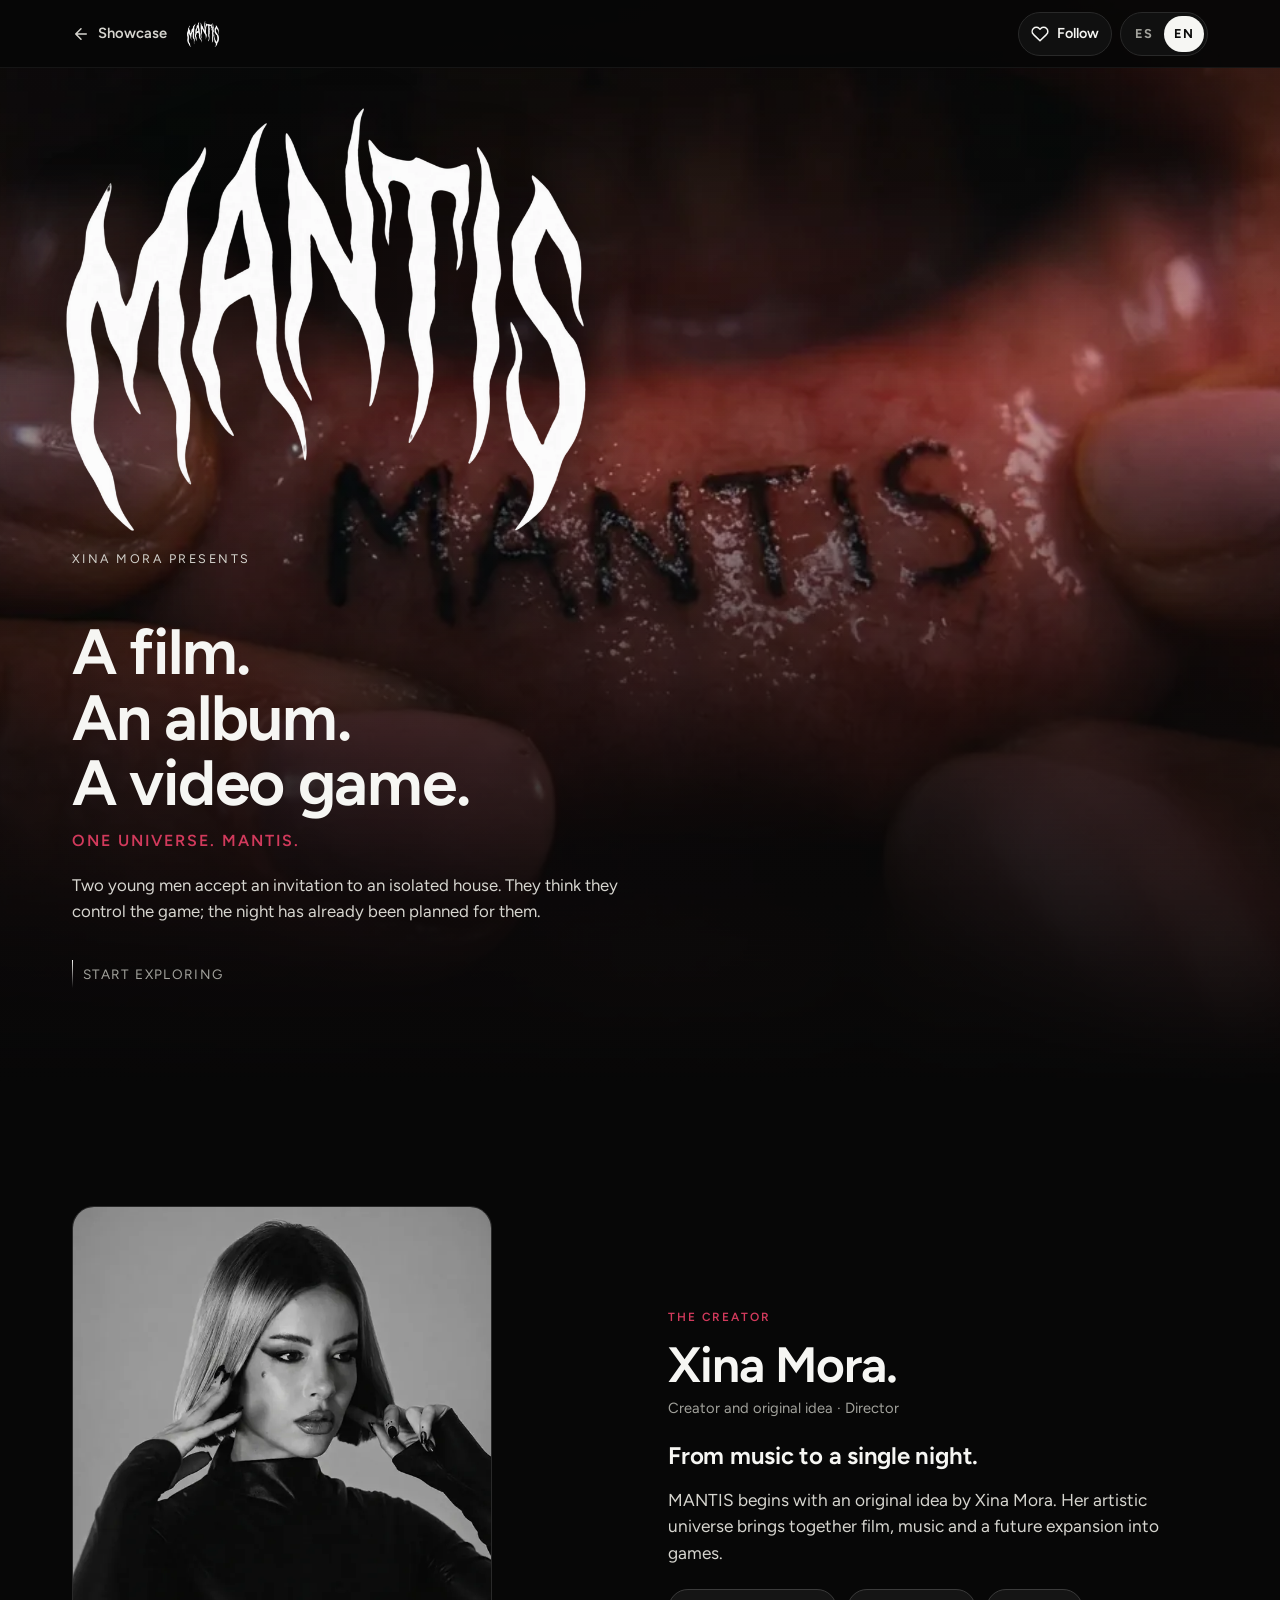
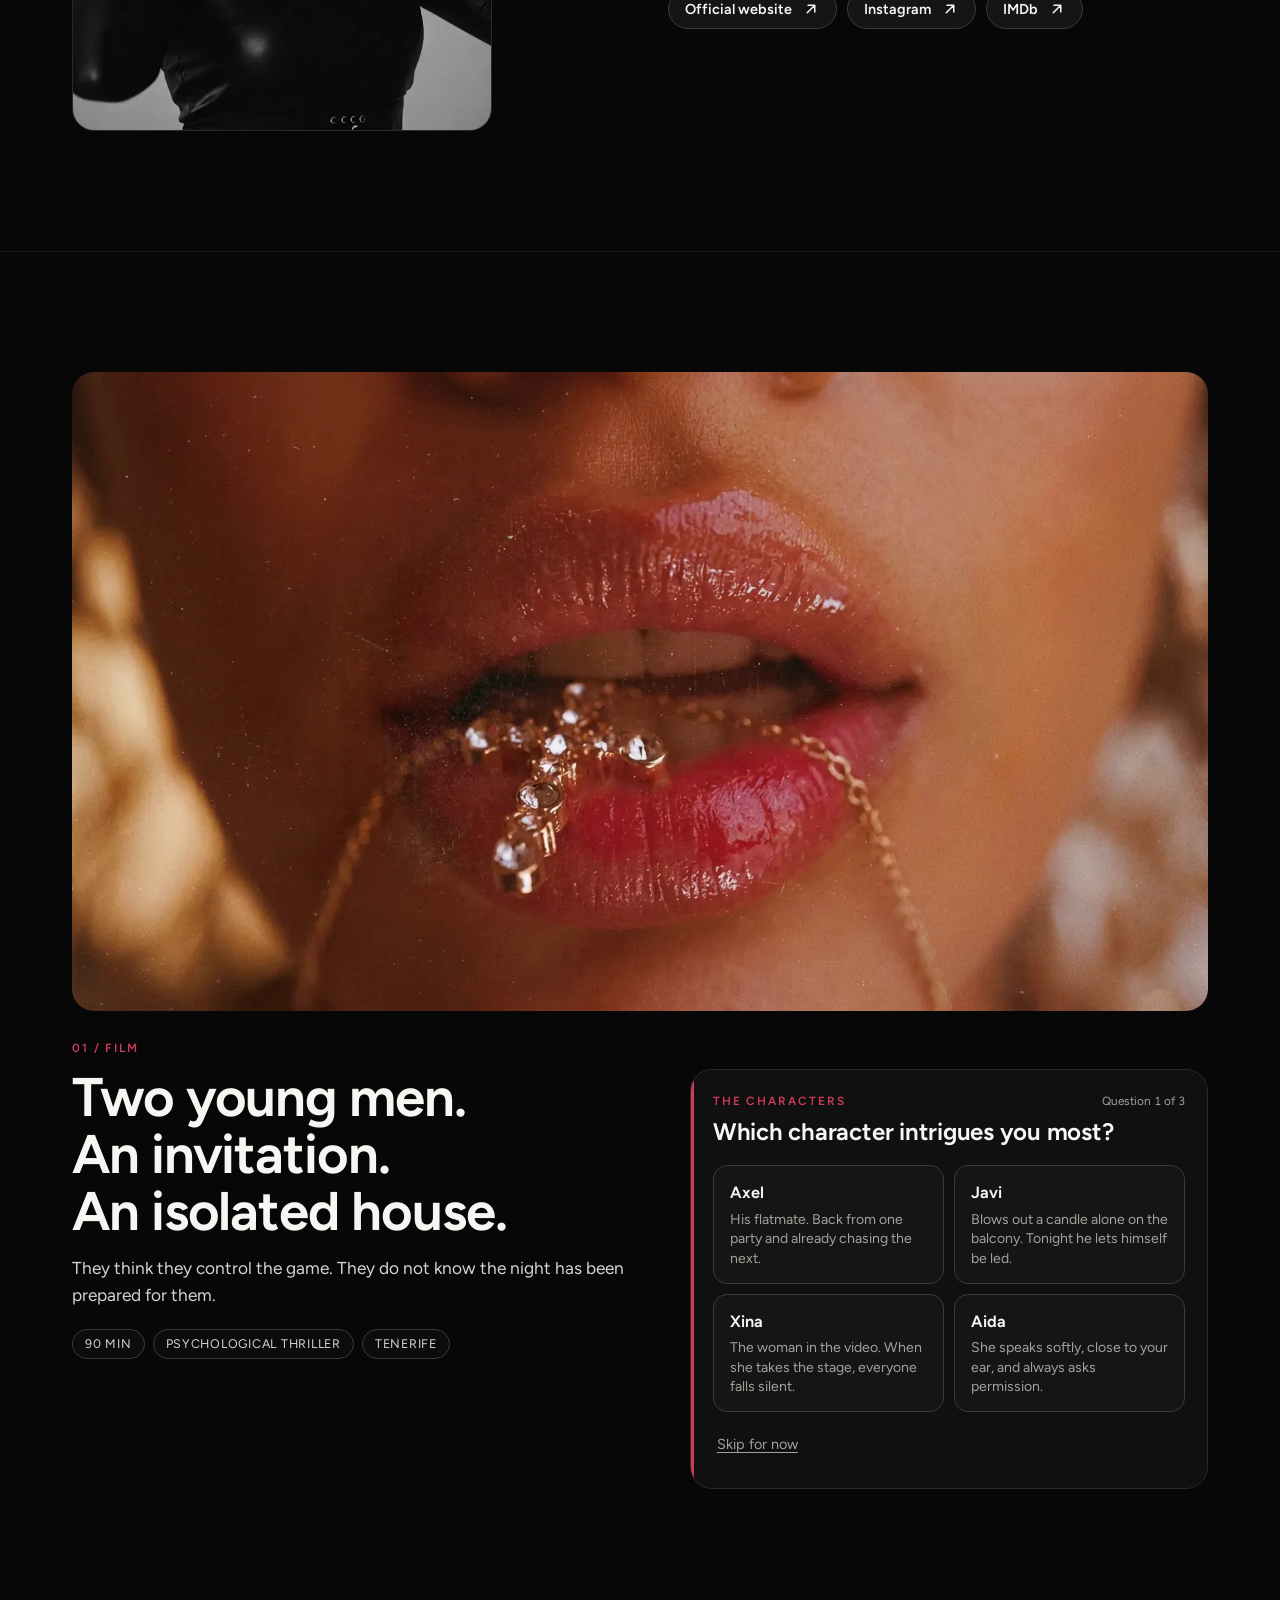
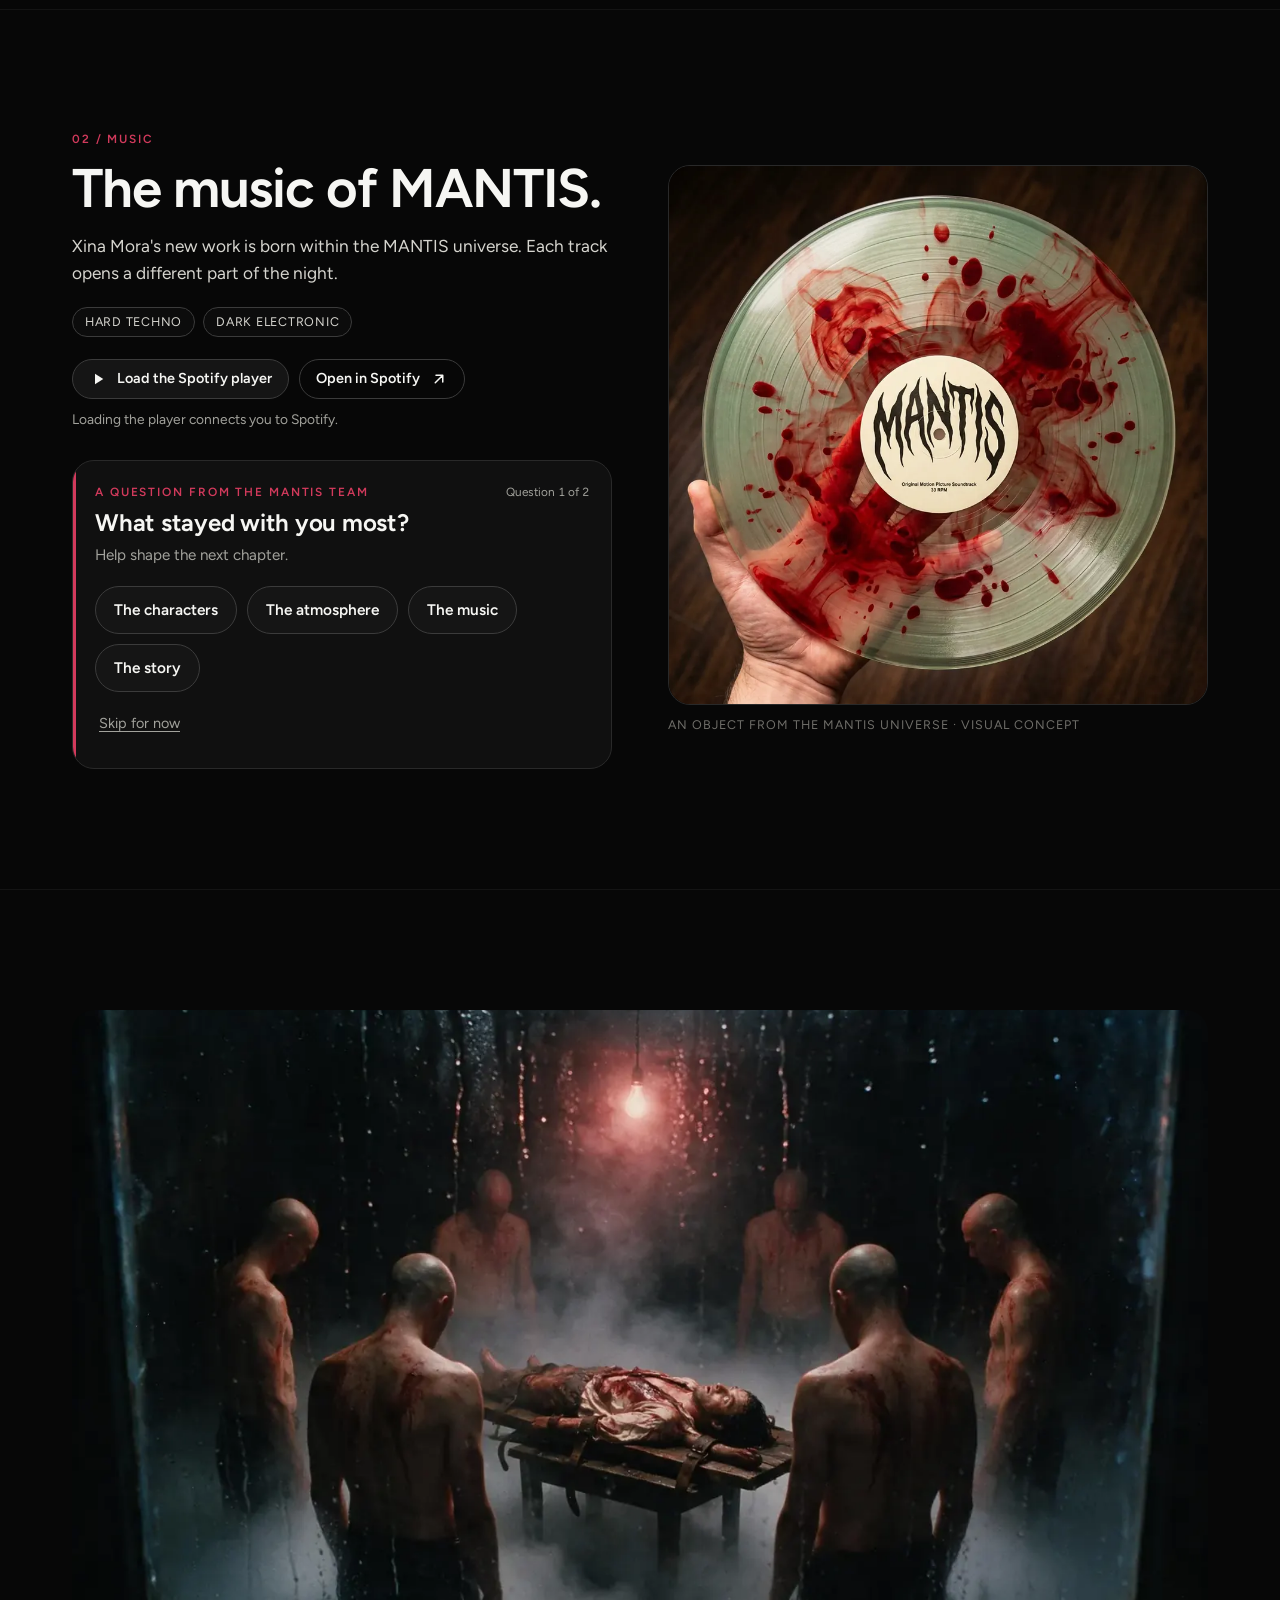
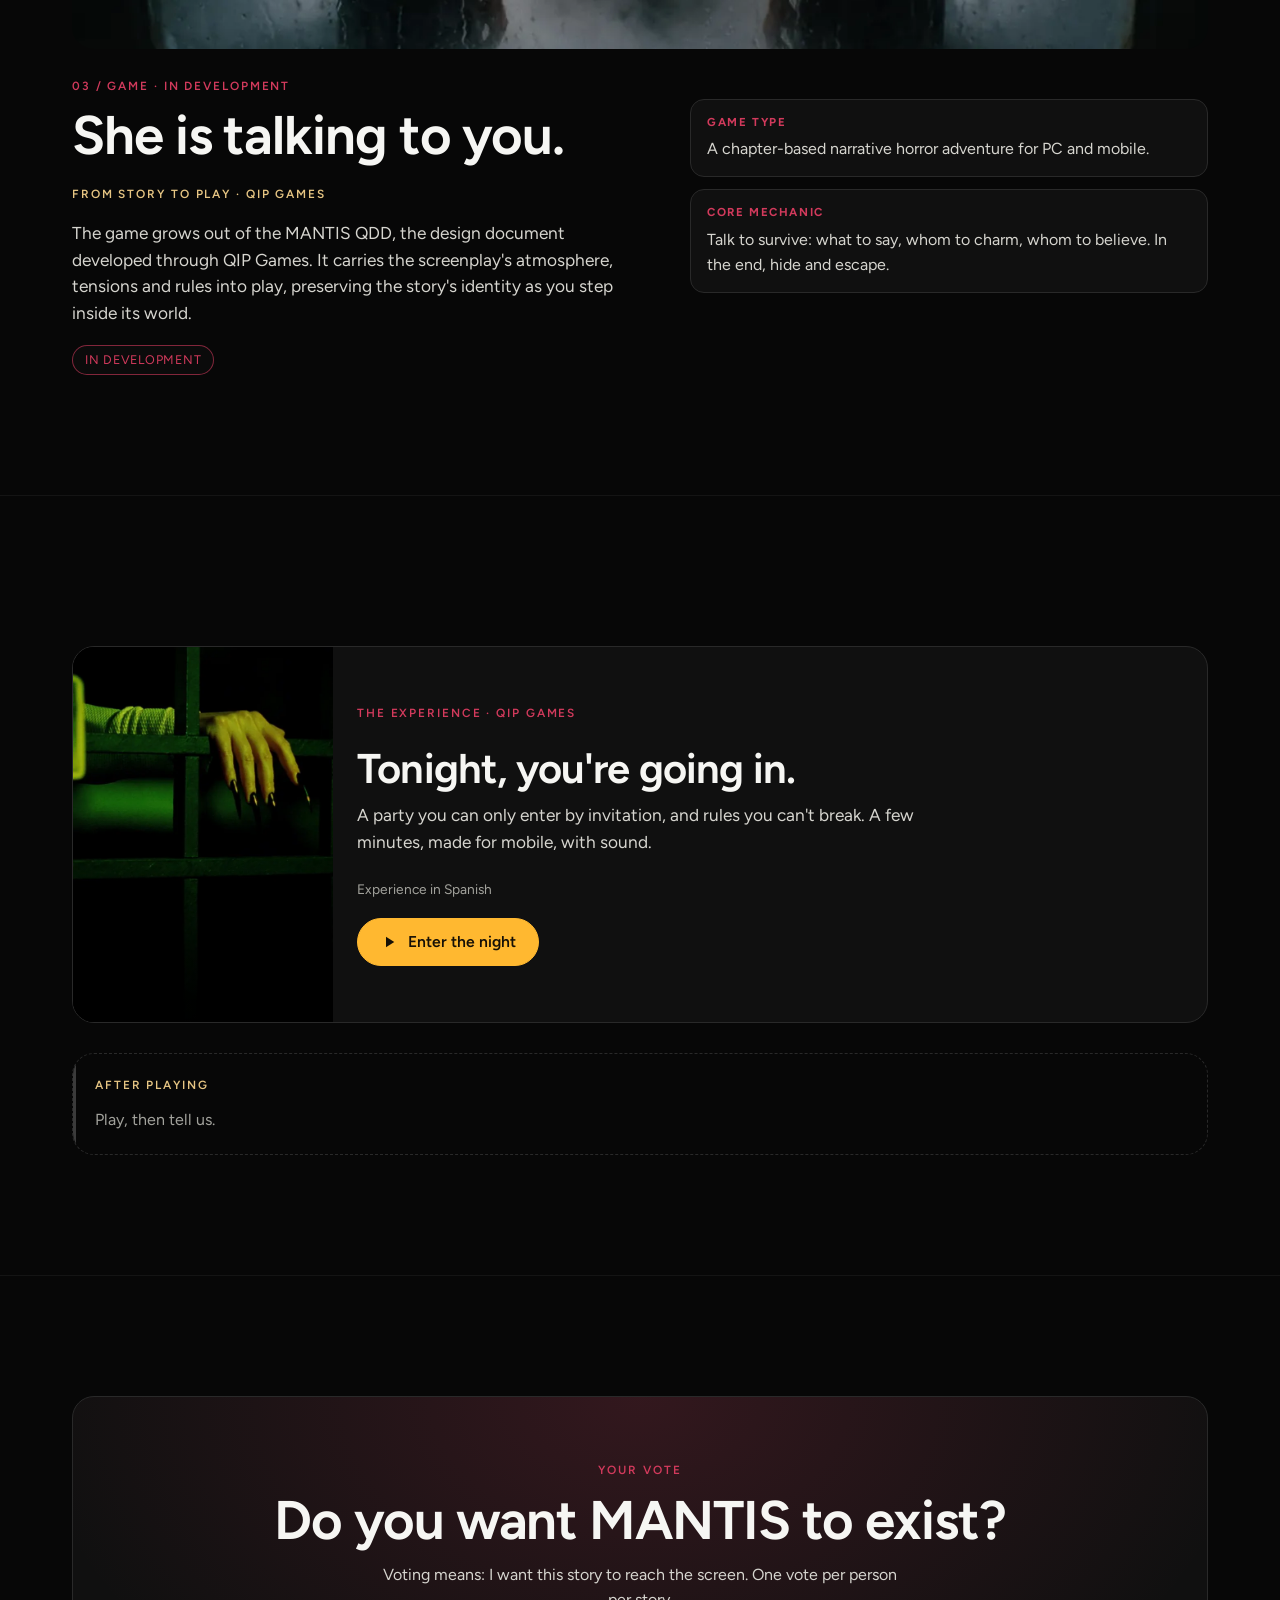
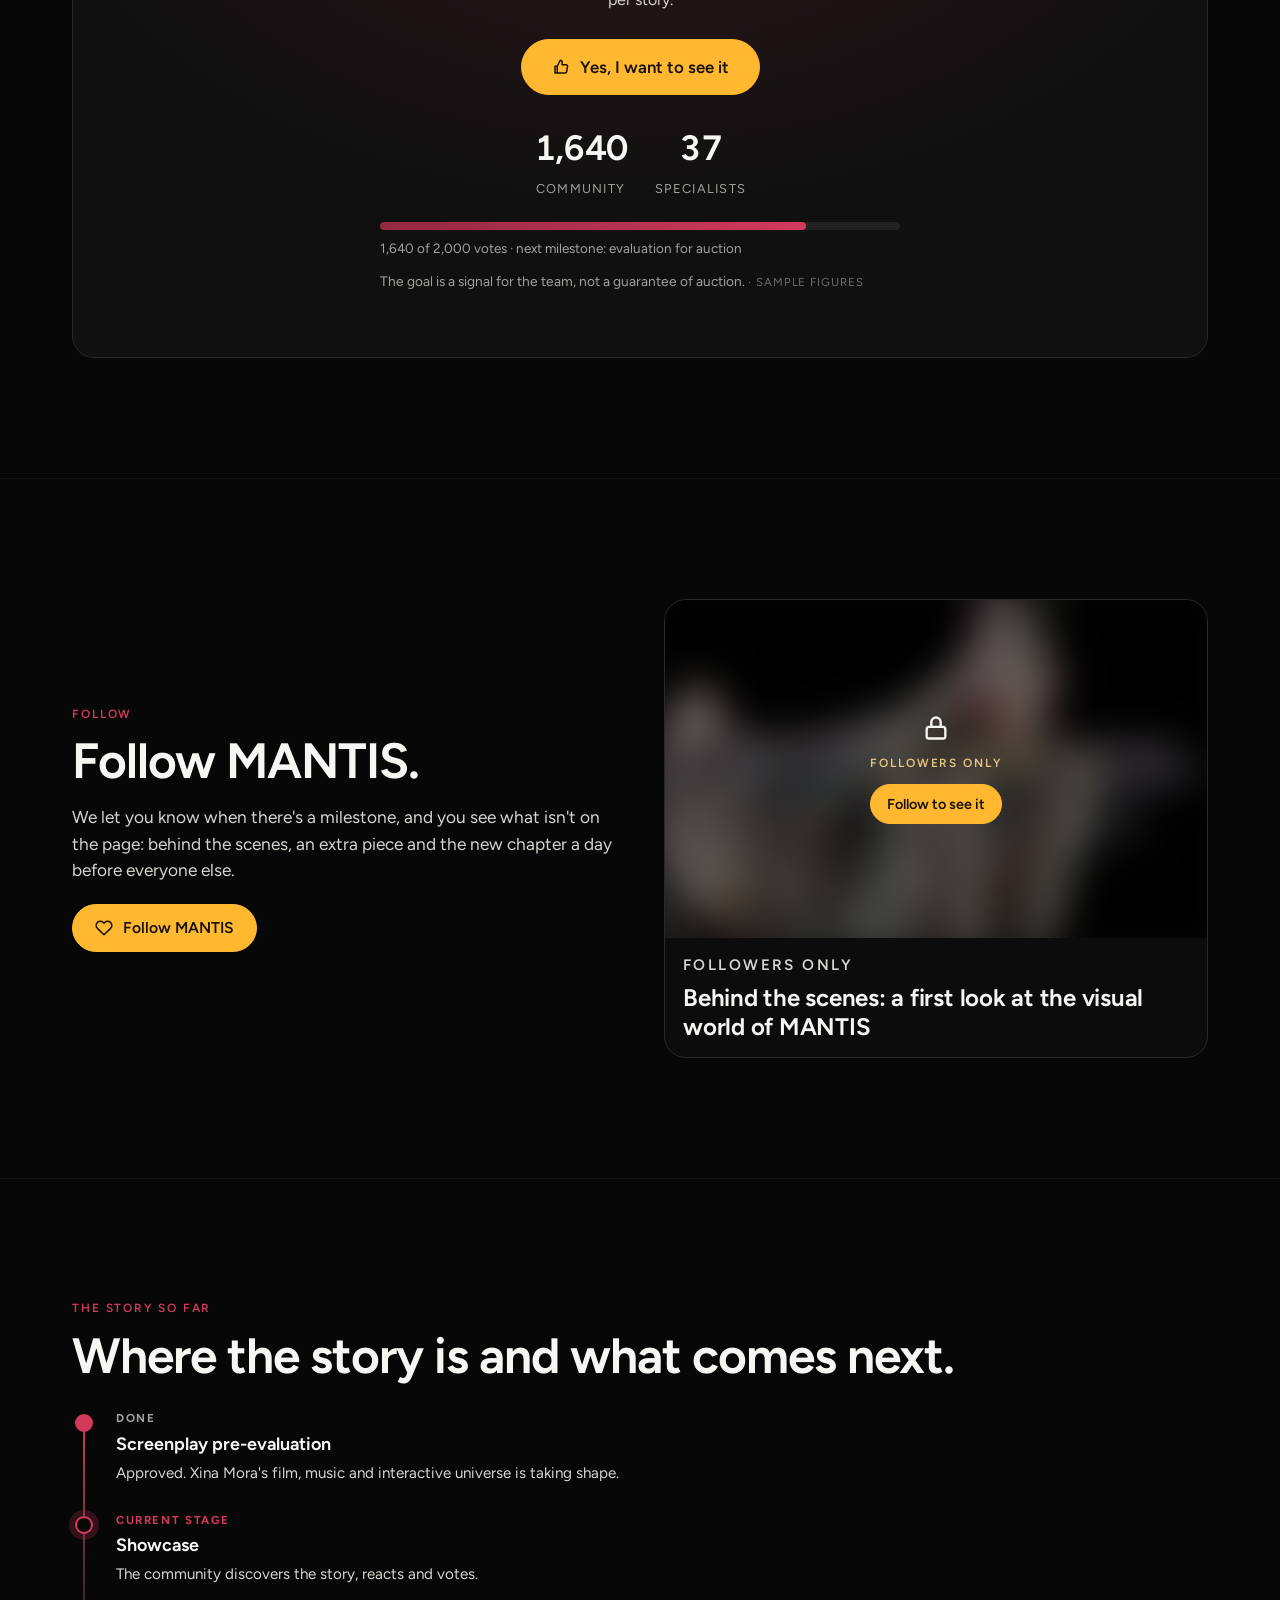
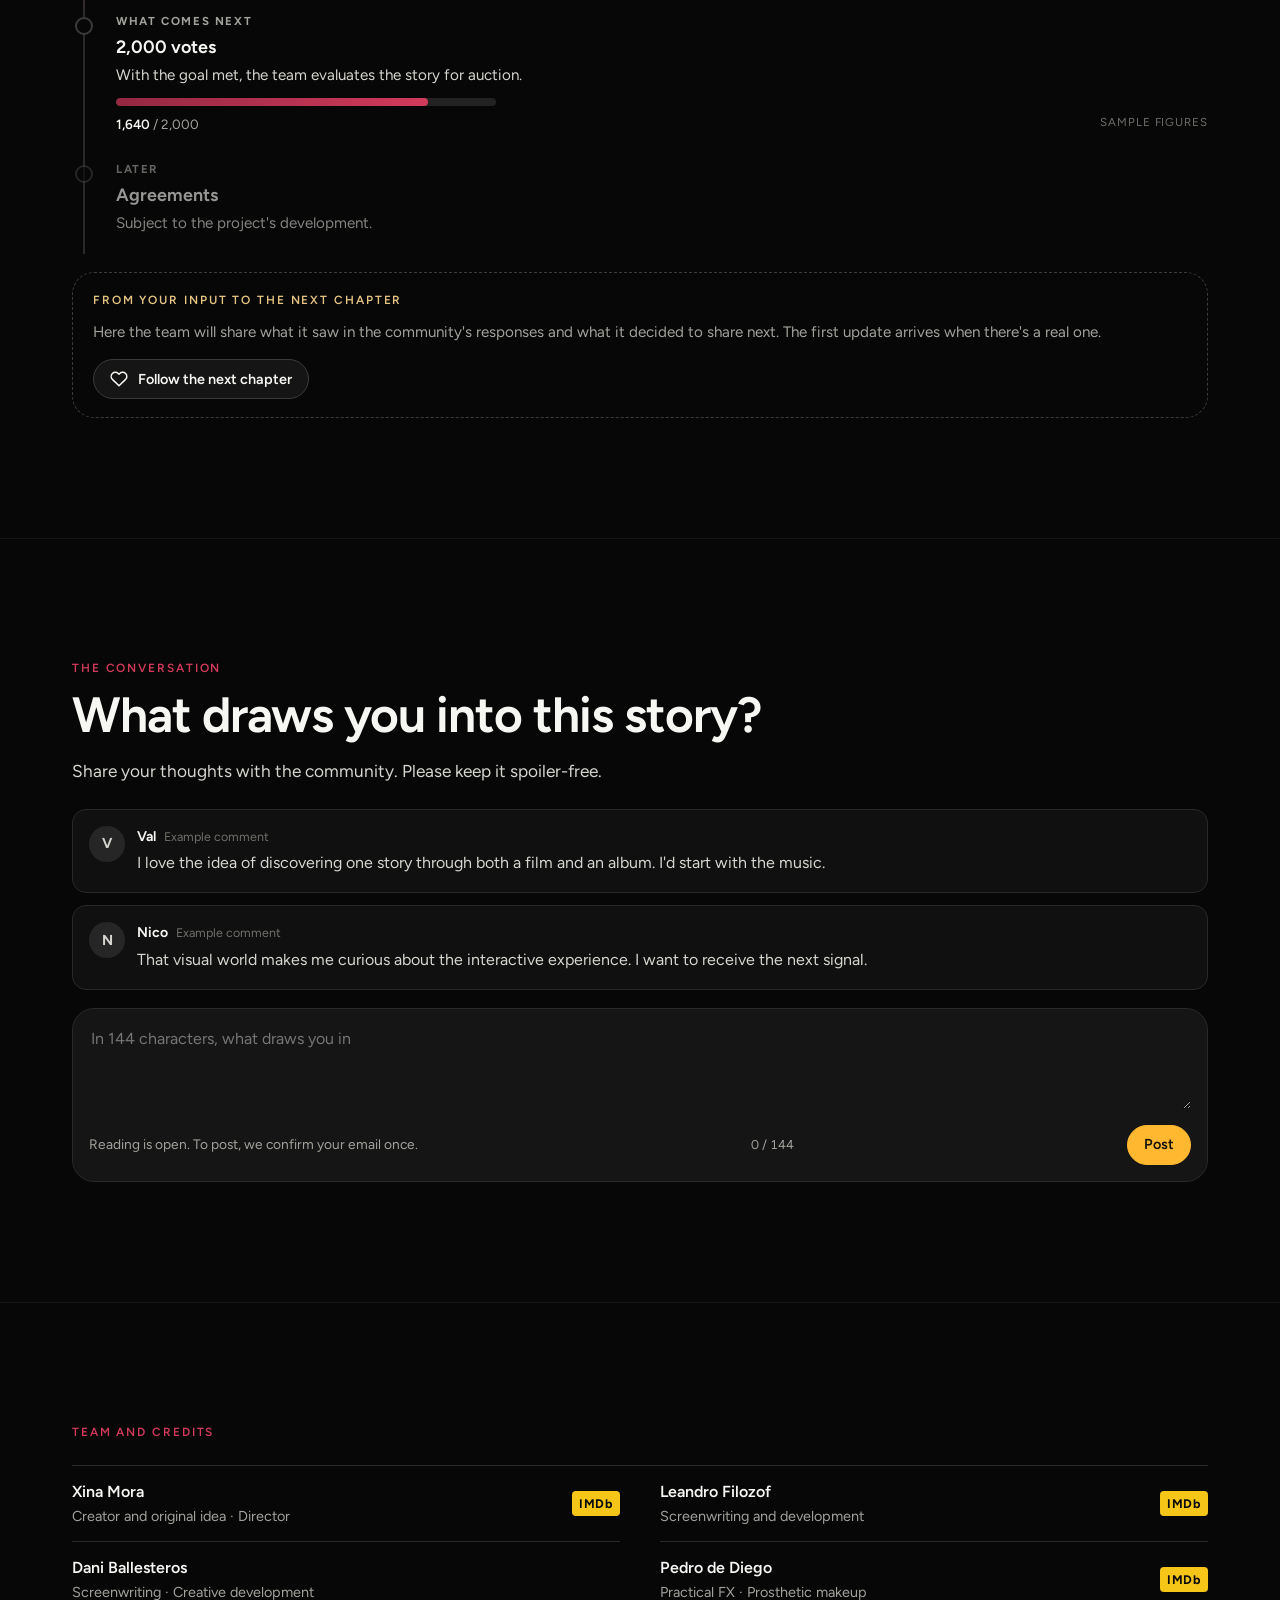
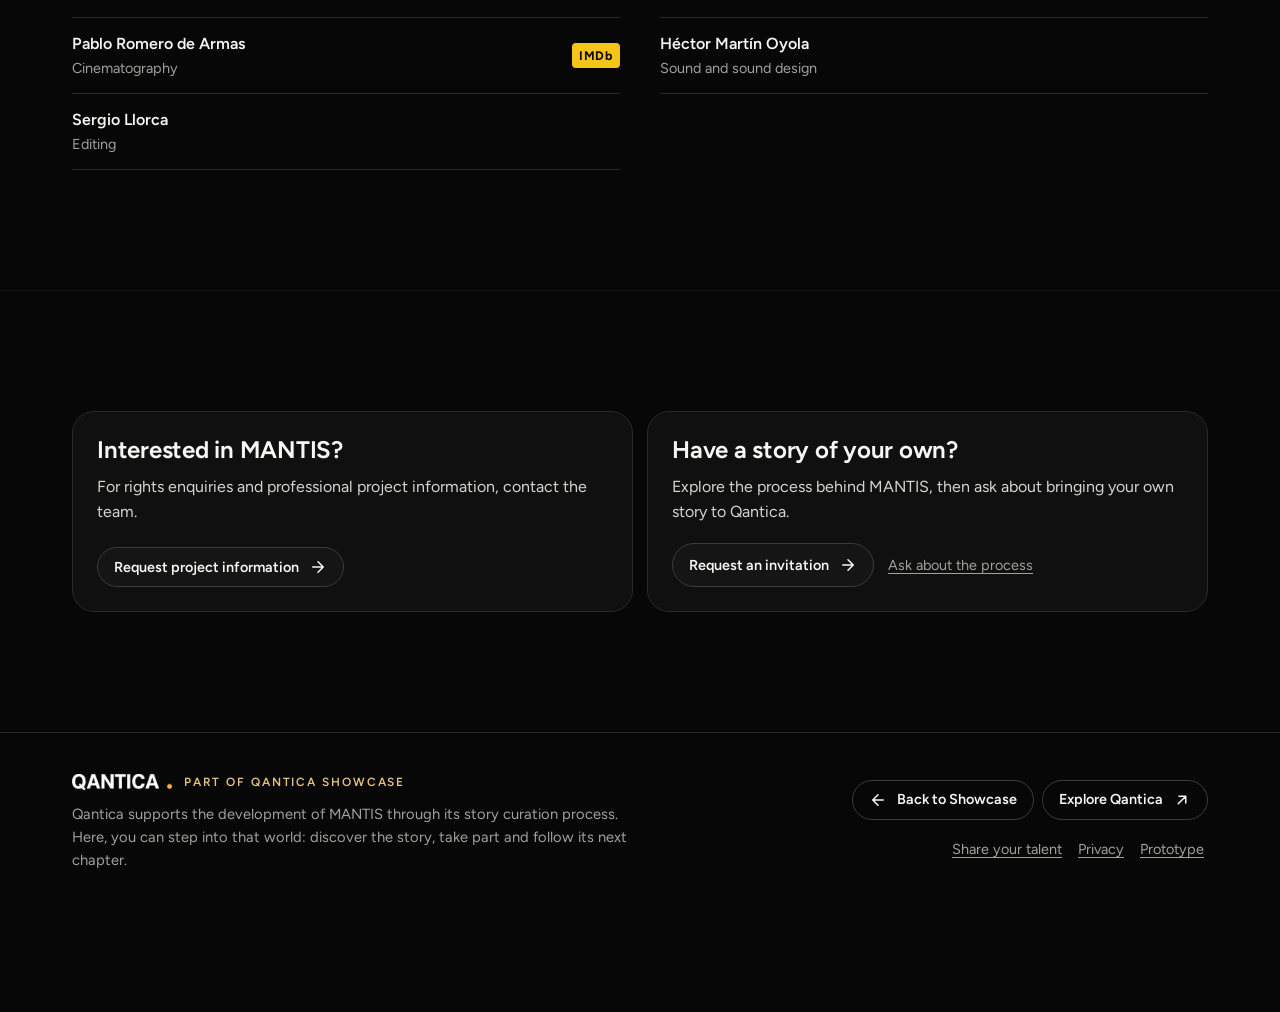
<file: obra/mantis/index.html>
<!doctype html>
<html lang="es">
<head>
<meta charset="utf-8">
<meta name="viewport" content="width=device-width, initial-scale=1, viewport-fit=cover">
<meta name="robots" content="noindex, nofollow">
<meta name="theme-color" content="#070707">
<meta name="qsc-build" content="20260924-60f68a0a">
<title>MANTIS · Qantica Showcase</title>
<meta name="description" content="Dos jóvenes aceptan una invitación a una casa aislada. Creen controlar el juego; la noche ya está preparada para ellos.">
<link rel="icon" href="../../assets/favicon.svg" type="image/svg+xml">
<link rel="preconnect" href="https://fonts.googleapis.com">
<link rel="preconnect" href="https://fonts.gstatic.com" crossorigin>
<link rel="stylesheet" href="https://fonts.googleapis.com/css2?family=Figtree:wght@400..800&display=swap">
<link rel="stylesheet" href="../../styles.css?v=20260924-60f68a0a">
<link rel="preload" as="image" href="../../assets/poster-mantis.webp">
</head>
<body class="obra" style="--work:#d23a5c">
<a class="skip" id="skip" href="#main">Ir al contenido</a>
<div id="app"><noscript><p style="padding:24px">Este prototipo necesita JavaScript.</p></noscript></div>
<div class="toasts" id="toasts" aria-live="polite"></div>
<dialog id="sheet" class="sheet" aria-labelledby="sheet-title"></dialog>
<dialog id="pulse" class="pulse-dlg" aria-label="Experiencia"></dialog>
<dialog id="panel" class="panel-dlg" aria-labelledby="panel-title"></dialog>
<script>window.QSC={"page":"obra","root":"../../","endpoint":"","build":"20260924-60f68a0a","build_ts":1790273433013,"site":{"meta":{"title":{"es":"Qantica Showcase","en":"Qantica Showcase"},"description":{"es":"Historias originales en desarrollo. Descubre, participa y decide cuáles tienen que existir.","en":"Original stories in development. Discover, take part and help decide which ones should exist."}},"proto":{"chip":{"es":"Prototipo","en":"Prototype"},"title":{"es":"Esto es un prototipo navegable","en":"This is a clickable prototype"},"items":[{"es":"Las cifras de votos, respuestas y comentarios de base son de ejemplo. Lo que tú haces se suma encima.","en":"Baseline votes, answers and comments are sample figures. What you do is added on top."},{"es":"No se envía nada: no hay mails ni servidor. El código de verificación aparece en pantalla.","en":"Nothing is sent: there are no emails and no server. The verification code is shown on screen."},{"es":"Todo lo que haces queda registrado en este navegador, con el mismo formato que usaría el producto.","en":"Everything you do is logged in this browser, in the same format the product would use."}],"panel":{"es":"Ver los datos de esta sesión","en":"See this session's data"},"reset":{"es":"Borrar mis datos de prueba","en":"Clear my test data"},"reset_ok":{"es":"Datos de prueba borrados.","en":"Test data cleared."}},"nav":{"historias":{"es":"Historias","en":"Stories"},"como":{"es":"Cómo funciona","en":"How it works"},"industria":{"es":"Industria","en":"Industry"},"lista":{"es":"Tu lista","en":"Your list"},"volver":{"es":"Showcase","en":"Showcase"},"skip":{"es":"Ir al contenido","en":"Skip to content"}},"hero":{"eyebrow":{"es":"QANTICA SHOWCASE","en":"QANTICA SHOWCASE"},"title":{"es":"Cada historia abre un mundo","en":"Every story opens a world"},"sub":{"es":"Obras originales en desarrollo. Descubre cada una, participa y ayuda a decidir cuáles tienen que existir.","en":"Original stories in development. Discover each one, take part and help decide which ones should exist."},"label":{"es":"LA COLECCIÓN ORIGINAL / 01","en":"THE ORIGINAL COLLECTION / 01"},"prev":{"es":"Obra anterior","en":"Previous story"},"next":{"es":"Obra siguiente","en":"Next story"}},"ficha":{"etapa":{"es":"Etapa actual","en":"Current stage"},"proximo":{"es":"Próximo hito","en":"What comes next"},"meta":{"es":"{n} de {meta} votos hacia el próximo hito","en":"{n} of {meta} votes toward the next milestone"},"ejemplo":{"es":"cifras de ejemplo","en":"sample figures"},"explorar":{"es":"Explorar la obra","en":"Explore the story"},"sigues":{"es":"La sigues","en":"Following"},"votaste":{"es":"Votaste","en":"You voted"}},"tulista":{"title":{"es":"Tu lista","en":"Your list"},"fila":{"es":"Sigues {n}","en":"Following {n}"},"anon":{"es":"Estás mirando sin cuenta. Tus reacciones cuentan como contexto; para votar o seguir una obra basta con tu email.","en":"You're browsing without an account. Your reactions count as context; to vote or follow a story, your email is enough."},"cuenta":{"es":"Una cuenta para todo el catálogo","en":"One account for the whole catalogue"},"niveles":{"anonimo":{"es":"Sin cuenta","en":"No account"},"verificado":{"es":"Email verificado","en":"Verified email"},"profesional":{"es":"Profesional validado","en":"Validated professional"},"escritor":{"es":"Escritor validado","en":"Validated writer"}},"siguiendo":{"es":"Obras que sigues","en":"Stories you follow"},"votos":{"es":"Obras que votaste","en":"Stories you voted for"},"vacio":{"es":"Todavía no sigues ninguna obra. Sigue una para enterarte cuando avance.","en":"You're not following any story yet. Follow one to hear when it moves forward."},"mails_si":{"es":"novedades por email","en":"email updates"},"mails_no":{"es":"sin emails","en":"no emails"}},"qantica":{"eyebrow":{"es":"QANTICA / QIP","en":"QANTICA / QIP"},"title":{"es":"Historias desarrolladas con cuidado. Mundos por descubrir.","en":"Stories developed with care. Worlds to discover."},"text":{"es":"Qantica trabaja con creadores para analizar, desarrollar y curar historias originales a través de QIP, su proceso de desarrollo narrativo. Qantica Showcase da vida a ese trabajo: descubre cada mundo, conoce a quien lo creó y participa en su próximo capítulo.","en":"Qantica works with creators to analyse, develop and curate original stories through QIP, its story development process. Qantica Showcase brings that work to life: discover each world, meet its creator and take part in its next chapter."},"cta":{"es":"Conocer Qantica","en":"Explore Qantica"},"cta2":{"es":"Ver todas las obras","en":"View all projects"}},"grilla":{"eyebrow":{"es":"EL CATÁLOGO","en":"THE CATALOGUE"},"title":{"es":"Todas las obras","en":"All stories"},"count":{"es":"{n} obras","en":"{n} stories"},"filtros":{"todas":{"es":"Todas","en":"All"},"cine":{"es":"Cine","en":"Film"},"serie":{"es":"Serie","en":"Series"}},"vacio":{"es":"No hay obras con este filtro.","en":"No stories match this filter."}},"como":{"eyebrow":{"es":"CÓMO FUNCIONA","en":"HOW IT WORKS"},"title":{"es":"Tú ayudas a decidir qué historias avanzan.","en":"You help decide which stories move forward."},"pasos":[{"t":{"es":"Descubre","en":"Discover"},"d":{"es":"Recorre cada obra por capítulos: la película, la música, el juego.","en":"Explore each story chapter by chapter: the film, the music, the game."}},{"t":{"es":"Reacciona","en":"React"},"d":{"es":"Un toque al final de cada capítulo. Sin registrarte.","en":"One tap at the end of each chapter. No sign-up."}},{"t":{"es":"Vota","en":"Vote"},"d":{"es":"¿Quieres que exista? Un voto por persona y por obra, confirmado con tu email.","en":"Do you want it to exist? One vote per person per story, confirmed with your email."}},{"t":{"es":"Sigue","en":"Follow"},"d":{"es":"Te avisamos cuando la obra alcance un hito, y ves lo que no está en la página.","en":"We let you know when the story reaches a milestone, and you see what isn't on the page."}}],"nota":{"es":"Cuando una obra alcanza su meta de votos, el equipo de Qantica la evalúa para llevarla a subasta. La meta es una señal para el equipo, no una garantía. Los votos de profesionales acreditados se cuentan aparte.","en":"When a story reaches its vote goal, the Qantica team evaluates it for auction. The goal is a signal for the team, not a guarantee. Votes from accredited professionals are counted separately."}},"invitacion":{"eyebrow":{"es":"CADA HISTORIA NECESITA SU GENTE","en":"EVERY STORY NEEDS ITS PEOPLE"},"title":{"es":"Descubre. Participa. Sigue lo que viene.","en":"Discover. Take part. Follow what happens next."},"text":{"es":"Explora una historia, cuéntale a su creador qué te atrapó, vota las que tienen que existir y sigue su próximo capítulo. Tu participación ayuda al equipo a entender qué conecta con el público.","en":"Explore a story, tell its creator what caught your attention, vote for the ones that should exist and follow their next chapter. Your participation helps the team understand what connects with its audience."},"cta":{"es":"Encuentra una historia","en":"Find a story to explore"}},"rutas":{"eyebrow":{"es":"OTRAS FORMAS DE PARTICIPAR","en":"OTHER WAYS TO TAKE PART"},"creadores":{"t":{"es":"¿Tienes una historia?","en":"Have a story of your own?"},"d":{"es":"Conoce el proceso detrás de MANTIS y pide una invitación para tu obra.","en":"Explore the process behind MANTIS, then ask about bringing your own story to Qantica."},"cta":{"es":"Pedir invitación","en":"Request an invitation"}},"talento":{"t":{"es":"Comparte tu talento","en":"Share your talent"},"d":{"es":"Suma tu oficio a las historias que se están formando aquí.","en":"Bring your skills to the stories taking shape here."},"cta":{"es":"Presentarme","en":"Introduce myself"}},"industria":{"t":{"es":"Para la industria","en":"For the industry"},"d":{"es":"Productoras, compradores y plataformas: información profesional sobre cada obra.","en":"Producers, buyers and platforms: professional information about each story."},"cta":{"es":"Contactar al equipo","en":"Contact the team"}}},"pie":{"linea":{"es":"Historias originales. Personas detrás. Capítulos por venir.","en":"Original stories. People behind them. Chapters ahead."},"qantica":{"es":"qantica.com","en":"qantica.com"},"privacidad":{"es":"Privacidad","en":"Privacy"},"privacidad_txt":{"es":"En este prototipo nada sale de tu navegador. En el producto, tu email se usa solo para confirmar tu voto o tu seguimiento y, si lo eliges, para enviarte novedades. Las reacciones anónimas se guardan con un identificador aleatorio, sin datos personales.","en":"In this prototype nothing leaves your browser. In the product, your email is used only to confirm your vote or follow and, if you choose, to send you updates. Anonymous reactions are stored with a random identifier, without personal data."}},"obra":{"parte":{"es":"Parte de Qantica Showcase","en":"Part of Qantica Showcase"},"volver":{"es":"Volver a Showcase","en":"Back to Showcase"},"capitulo":{"es":"Capítulo","en":"Chapter"},"capitulos":{"es":"Capítulos","en":"Chapters"},"seguir":{"es":"Seguir","en":"Follow"},"siguiendo":{"es":"Siguiendo","en":"Following"},"pendiente":{"es":"Confirma tu email","en":"Confirm your email"},"votar":{"es":"Votar","en":"Vote"},"votaste":{"es":"Votaste","en":"Voted"},"saltar":{"es":"Saltar por ahora","en":"Skip for now"},"guardado":{"es":"Gracias. Tu respuesta quedó guardada.","en":"Thanks. Your response has been saved."},"resultados":{"es":"Lo que respondió la comunidad","en":"What the community answered"},"tu_respuesta":{"es":"tu respuesta","en":"your answer"},"respuestas":{"es":"{n} respuestas","en":"{n} responses"},"incompleta":{"es":"Esta obra todavía no tiene todos sus capítulos. Síguela para enterarte cuando lleguen la película, la música o una experiencia.","en":"This story doesn't have all its chapters yet. Follow it to hear when the film, the music or an experience arrive."},"historia":{"es":"LA HISTORIA","en":"THE STORY"}},"voto":{"eyebrow":{"es":"TU VOTO","en":"YOUR VOTE"},"title":{"es":"¿Quieres que {obra} exista?","en":"Do you want {obra} to exist?"},"sub":{"es":"Votar es decir: quiero que esta historia llegue a la pantalla. Un voto por persona y por obra.","en":"Voting means: I want this story to reach the screen. One vote per person per story."},"cta":{"es":"Sí, quiero verla","en":"Yes, I want to see it"},"comunidad":{"es":"Comunidad","en":"Community"},"especialistas":{"es":"Especialistas","en":"Specialists"},"meta":{"es":"{n} de {meta} votos · próximo hito: {hito}","en":"{n} of {meta} votes · next milestone: {hito}"},"nota":{"es":"La meta es una señal para el equipo, no una garantía de subasta.","en":"The goal is a signal for the team, not a guarantee of auction."},"hecho":{"es":"Tu voto cuenta. Gracias.","en":"Your vote counts. Thank you."},"hecho_esp":{"es":"Tu voto cuenta como especialista.","en":"Your vote counts as a specialist vote."},"retirar":{"es":"Retirar mi voto","en":"Withdraw my vote"},"retirado":{"es":"Retiraste tu voto.","en":"You withdrew your vote."},"compartir":{"es":"Compartir {obra}","en":"Share {obra}"},"compartir_txt":{"es":"Cuéntale a alguien que tendría que verla.","en":"Tell someone who should see it."},"sheet_title":{"es":"Tu voto por {obra}","en":"Your vote for {obra}"},"comentario":{"es":"¿Por qué? (opcional)","en":"Why? (optional)"},"comentario_ph":{"es":"En pocas palabras, sin spoilers","en":"In a few words, spoiler-free"},"confirmar":{"es":"Confirmar mi voto","en":"Confirm my vote"},"seguir_tambien":{"es":"¿Te avisamos cuando {obra} llegue al hito?","en":"Shall we let you know when {obra} reaches the milestone?"}},"seguir":{"eyebrow":{"es":"SEGUIR","en":"FOLLOW"},"title":{"es":"Sigue {obra}.","en":"Follow {obra}."},"text":{"es":"Te avisamos cuando haya un hito y ves lo que no está en la página: detrás de escena, una pieza extra y el capítulo nuevo un día antes que el resto.","en":"We let you know when there's a milestone, and you see what isn't on the page: behind the scenes, an extra piece and the new chapter a day before everyone else."},"cta":{"es":"Seguir {obra}","en":"Follow {obra}"},"hecho":{"es":"{obra} está en tu lista.","en":"{obra} is on your list."},"dejar":{"es":"Dejar de seguir","en":"Unfollow"},"dejaste":{"es":"Dejaste de seguir {obra}.","en":"You unfollowed {obra}."},"mails":{"es":"Quiero recibir novedades de {obra} por email","en":"Email me {obra} updates"},"mails_on":{"es":"Te escribiremos cuando haya novedades.","en":"We'll write when there's news."},"mails_off":{"es":"Sin emails. Verás las novedades aquí.","en":"No emails. You'll see updates here."},"sheet_title":{"es":"Seguir {obra}","en":"Follow {obra}"},"bloqueado":{"es":"SOLO PARA SEGUIDORES","en":"FOLLOWERS ONLY"},"bloqueado_cta":{"es":"Seguir para verlo","en":"Follow to see it"},"desbloqueado":{"es":"PARA SEGUIDORES","en":"FOR FOLLOWERS"}},"hasta":{"eyebrow":{"es":"HASTA AHORA","en":"THE STORY SO FAR"},"title":{"es":"Dónde está la obra y qué viene.","en":"Where the story is and what comes next."},"hecho":{"es":"Completado","en":"Done"},"ahora":{"es":"Etapa actual","en":"Current stage"},"proximo":{"es":"Próximo hito","en":"What comes next"},"despues":{"es":"Después","en":"Later"},"devolucion":{"es":"DE TU PARTICIPACIÓN AL PRÓXIMO CAPÍTULO","en":"FROM YOUR INPUT TO THE NEXT CHAPTER"},"devolucion_txt":{"es":"Aquí el equipo publicará qué observó en las respuestas de la comunidad y qué decidió compartir después. La primera devolución llega cuando haya una real.","en":"Here the team will share what it saw in the community's responses and what it decided to share next. The first update arrives when there's a real one."},"seguir_cta":{"es":"Sigue el próximo capítulo","en":"Follow the next chapter"}},"conversacion":{"eyebrow":{"es":"LA CONVERSACIÓN","en":"THE CONVERSATION"},"title":{"es":"¿Qué te atrae de esta historia?","en":"What draws you into this story?"},"text":{"es":"Comparte lo que piensas con la comunidad. Sin spoilers, por favor.","en":"Share your thoughts with the community. Please keep it spoiler-free."},"ejemplo":{"es":"Comentario de ejemplo","en":"Example comment"},"tu":{"es":"Tú","en":"You"},"revision":{"es":"en revisión","en":"in review"},"voto":{"es":"votó","en":"voted"},"ph":{"es":"Escribe en 144 caracteres qué te atrae","en":"In 144 characters, what draws you in"},"publicar":{"es":"Publicar","en":"Post"},"nota":{"es":"Leer es libre. Para publicar confirmamos tu email una vez.","en":"Reading is open. To post, we confirm your email once."},"hecho":{"es":"Publicado. Lo verán todos cuando pase la moderación.","en":"Posted. Everyone will see it once it's moderated."}},"creditos":{"eyebrow":{"es":"EQUIPO Y CRÉDITOS","en":"TEAM AND CREDITS"}},"industria_card":{"title":{"es":"¿Te interesa {obra}?","en":"Interested in {obra}?"},"text":{"es":"Para consultas de derechos e información profesional del proyecto, contacta al equipo.","en":"For rights enquiries and professional project information, contact the team."},"cta":{"es":"Pedir información del proyecto","en":"Request project information"}},"creadores_card":{"title":{"es":"¿Tienes una historia propia?","en":"Have a story of your own?"},"text":{"es":"Conoce el proceso detrás de {obra} y pregunta cómo llevar tu obra a Qantica.","en":"Explore the process behind {obra}, then ask about bringing your own story to Qantica."},"cta":{"es":"Pedir invitación","en":"Request an invitation"},"cta2":{"es":"Conocer el proceso","en":"Ask about the process"}},"verif":{"email":{"es":"Tu email","en":"Your email"},"email_ph":{"es":"nombre@ejemplo.com","en":"name@example.com"},"email_ayuda":{"es":"Lo usamos solo para confirmar que eres una persona. Una cuenta sirve para todo el catálogo.","en":"We only use it to confirm you're a person. One account works across the whole catalogue."},"consent":{"es":"Acepto el aviso de privacidad.","en":"I accept the privacy notice."},"enviar":{"es":"Enviarme el código","en":"Send me the code"},"code_title":{"es":"Revisa tu email","en":"Check your email"},"code_txt":{"es":"Te mandamos un código de 6 dígitos a {email}.","en":"We sent a 6-digit code to {email}."},"code_label":{"es":"Código","en":"Code"},"code_proto":{"es":"Prototipo: no hay envío de mails. Tu código es","en":"Prototype: no emails are sent. Your code is"},"code_ok":{"es":"Confirmar","en":"Confirm"},"code_otro":{"es":"Usar otro email","en":"Use another email"},"code_reenviar":{"es":"Mandar otro código","en":"Send another code"},"err_email":{"es":"Revisa el email: parece incompleto.","en":"Check the email: it looks incomplete."},"err_desechable":{"es":"Usa un email propio: los temporales no pueden votar.","en":"Use your own email: temporary addresses can't vote."},"err_consent":{"es":"Necesitamos que aceptes el aviso de privacidad.","en":"Please accept the privacy notice."},"err_code":{"es":"El código no coincide. Prueba de nuevo.","en":"That code doesn't match. Try again."},"ligadas":{"es":"Tus {n} reacciones anteriores quedaron asociadas a tu cuenta.","en":"Your {n} earlier reactions are now linked to your account."}},"forms":{"nombre":{"es":"Nombre","en":"Name"},"email":{"es":"Email","en":"Email"},"opcional":{"es":"opcional","en":"optional"},"enviar":{"es":"Enviar solicitud","en":"Send request"},"requerido":{"es":"Completa este campo.","en":"Please fill in this field."},"recibido_title":{"es":"Recibimos tu solicitud","en":"We received your request"},"recibido_txt":{"es":"Esto confirma la recepción: no implica admisión, acceso a materiales ni un acuerdo. Te escribirá una persona del equipo.","en":"This confirms receipt only: it doesn't imply admission, access to materials or an agreement. Someone from the team will write to you."},"cerrar":{"es":"Cerrar","en":"Close"},"industria":{"title":{"es":"Información profesional","en":"Professional information"},"intro":{"es":"Cuéntanos quién eres y qué buscas. Cada campo nos ayuda a derivar tu consulta a la persona correcta.","en":"Tell us who you are and what you're looking for. Each field helps us route your enquiry to the right person."},"rol":{"es":"Rol","en":"Role"},"roles":[{"v":"productor","es":"Productor o productora","en":"Producer"},{"v":"comprador","es":"Comprador o compradora de derechos","en":"Rights buyer"},{"v":"plataforma","es":"Plataforma o canal","en":"Platform or channel"},{"v":"agente","es":"Agente o representante","en":"Agent or representative"},{"v":"inversor","es":"Inversor o inversora","en":"Investor"},{"v":"otro","es":"Otro","en":"Other"}],"empresa":{"es":"Empresa","en":"Company"},"territorio":{"es":"Territorio","en":"Territory"},"territorios":[{"v":"es","es":"España","en":"Spain"},{"v":"eu","es":"Resto de Europa","en":"Rest of Europe"},{"v":"us","es":"Estados Unidos y Canadá","en":"United States and Canada"},{"v":"latam","es":"Latinoamérica","en":"Latin America"},{"v":"asia","es":"Asia y Pacífico","en":"Asia Pacific"},{"v":"global","es":"Global","en":"Global"}],"interes":{"es":"Qué te interesa","en":"What you're interested in"},"intereses":[{"v":"derechos","es":"Derechos","en":"Rights"},{"v":"coproduccion","es":"Coproducción","en":"Co-production"},{"v":"distribucion","es":"Distribución","en":"Distribution"},{"v":"talento","es":"Talento","en":"Talent"},{"v":"general","es":"Información general","en":"General information"}],"obras":{"es":"Obras","en":"Stories"},"perfil":{"es":"Perfil profesional","en":"Professional profile"},"perfil_ph":{"es":"Enlace a IMDb, LinkedIn o web","en":"IMDb, LinkedIn or website link"},"mensaje":{"es":"Mensaje","en":"Message"},"nota_esp":{"es":"Si validamos tu perfil profesional, tus votos cuentan como especialista y puedes pedir la ficha de audiencia de cada obra.","en":"If we validate your professional profile, your votes count as a specialist's and you can request each story's audience report."}},"creadores":{"title":{"es":"Lleva tu historia a Qantica","en":"Bring your story to Qantica"},"proposito":{"es":"Qué quieres","en":"What you'd like"},"propositos":[{"v":"invitacion","es":"Pedir una invitación para mi obra","en":"Request an invitation for my story"},{"v":"proceso","es":"Conocer el proceso detrás de MANTIS","en":"Learn about the process behind MANTIS"}],"proyecto":{"es":"Título del proyecto","en":"Project title"},"proyecto_ph":{"es":"Se aceptan títulos provisorios","en":"Working titles welcome"},"logline":{"es":"De qué trata","en":"What it's about"},"perfil":{"es":"IMDb o portfolio","en":"IMDb or portfolio"},"disclaimer":{"es":"Solicitas entrar al proceso de desarrollo de Qantica. Las obras elegibles pueden considerarse más adelante para oportunidades de mercado, incluida una subasta de la IP. La admisión, la financiación y la venta no están garantizadas. El acceso a materiales del proceso requiere validación del equipo y, si corresponde, un acuerdo de confidencialidad.","en":"You're applying to bring your story into Qantica's development process. Eligible projects may later be considered for market opportunities, including an IP auction. Admission, funding and a sale are not guaranteed. Access to process materials requires team validation and, where applicable, a confidentiality agreement."}},"talento":{"title":{"es":"Suma tu talento","en":"Bring your talent to a project"},"especialidad":{"es":"Especialidad","en":"Specialty"},"especialidades":[{"v":"actuacion","es":"Actuación","en":"Acting"},{"v":"direccion","es":"Dirección","en":"Directing"},{"v":"guion","es":"Guion","en":"Screenwriting"},{"v":"fotografia","es":"Fotografía","en":"Cinematography"},{"v":"sonido","es":"Sonido y música","en":"Sound and music"},{"v":"arte","es":"Arte y VFX","en":"Art and VFX"},{"v":"produccion","es":"Producción","en":"Production"},{"v":"otro","es":"Otra","en":"Other"}],"portfolio":{"es":"Portfolio o reel","en":"Portfolio or reel"},"proyecto":{"es":"Proyecto","en":"Project"},"general":{"es":"Cualquier proyecto","en":"Any project"}}},"pulse":{"cerrar":{"es":"Cerrar","en":"Close"},"cargando":{"es":"Cargando la experiencia","en":"Loading the experience"},"idioma":{"es":"","en":"Experience in Spanish"}},"toast":{"deshacer":{"es":"Deshacer","en":"Undo"},"copiado":{"es":"Enlace copiado.","en":"Link copied."}},"panel":{"title":{"es":"Datos de esta sesión","en":"This session's data"},"sub":{"es":"Lo que el prototipo registró en este navegador. Con un servidor configurado, los mismos eventos viajan a Qantica.","en":"What the prototype logged in this browser. With a server configured, the same events travel to Qantica."},"tabs":{"audiencia":{"es":"Audiencia","en":"Audience"},"contenido":{"es":"Contenido","en":"Content"},"comunidad":{"es":"Comunidad","en":"Community"},"solicitudes":{"es":"Solicitudes","en":"Requests"},"funcionamiento":{"es":"Funcionamiento","en":"Health"}},"exportar":{"es":"Exportar JSON","en":"Export JSON"},"borrar":{"es":"Borrar datos de prueba","en":"Clear test data"},"nivel":{"es":"Simular validación del equipo","en":"Simulate team validation"},"endpoint":{"es":"Servidor","en":"Server"},"sin_endpoint":{"es":"no configurado: solo local","en":"not configured: local only"}}},"obras":[{"id":"antes","orden":5,"tipo":"cine","title":"De lo que antes era","accent":"#b58cff","poster":"poster-antes.webp","poster_pos":"50% 30%","modo":"plantilla","etapa":{"es":"En showcase","en":"In showcase"},"hito":{"es":"evaluación para subasta","en":"evaluation for auction"},"nav":[{"id":"obra","label":{"es":"La obra","en":"The story"}},{"id":"votar","label":{"es":"Votar","en":"Vote"}},{"id":"comunidad","label":{"es":"Comunidad","en":"Community"}}],"format":{"es":"Película · Drama","en":"Film · Drama"},"summary":{"es":"Lara y Julia se conocen cerca de un ring de boxeo. Su vínculo abre un camino entre el deseo, las heridas y la aceptación propia.","en":"Lara and Julia meet near a boxing ring. Their connection becomes a journey through desire, old wounds and self-acceptance."},"story":{"es":"Basada en el libro de Gisela Maioli, la película sigue a Lara, una joven intersexual, y a Julia, una madre soltera marcada por un pasado de abuso. Su relación desafía las etiquetas y los miedos que han condicionado sus vidas. Una historia íntima sobre la autonomía del cuerpo, el amor y el coraje de mirarse por completo.","en":"Based on Gisela Maioli's book, the film follows Lara, a young intersex woman, and Julia, a single mother carrying the weight of an abusive past. Their relationship challenges the labels and fears that have shaped their lives. An intimate story about bodily autonomy, love and the courage to see yourself fully."},"tags":[{"es":"Identidad","en":"Identity"},{"es":"Amor","en":"Love"},{"es":"Autoaceptación","en":"Self-acceptance"},{"es":"Largometraje · 90 min","en":"Feature film · 90 min"}],"votos":{"comunidad":930,"especialistas":24,"meta":2000},"hasta":[{"estado":"hecho","t":{"es":"Guion","en":"Screenplay"},"d":{"es":"La adaptación del libro de Gisela Maioli avanzó en sucesivas versiones de guion.","en":"The adaptation of Gisela Maioli's book has developed through successive screenplay drafts."}},{"estado":"hecho","t":{"es":"Dirección","en":"Director"},"d":{"es":"Belén Macías se incorpora como directora.","en":"Belén Macías joins as director."}},{"estado":"ahora","t":{"es":"Showcase","en":"Showcase"},"d":{"es":"La comunidad descubre la obra, reacciona y vota.","en":"The community discovers the story, reacts and votes."}},{"estado":"proximo","t":{"es":"2.000 votos","en":"2,000 votes"},"d":{"es":"Con la meta, el equipo evalúa la obra para subasta.","en":"With the goal met, the team evaluates the story for auction."}},{"estado":"despues","t":{"es":"Acuerdos","en":"Agreements"},"d":{"es":"Sujetos al desarrollo del proyecto.","en":"Subject to the project's development."}}],"comentarios":[{"nombre":"Cris","texto":{"es":"Una historia de amor que deje existir a sus personajes más allá de las etiquetas es justo lo que quiero ver. Lara y Julia ya me interesan.","en":"A love story that lets its characters exist beyond labels is exactly what I want to see. Lara and Julia already have my attention."}},{"nombre":"Jo","texto":{"es":"El ring como lugar de encuentro, junto a esa lucha interior, es una imagen muy potente. Me gustaría seguir la adaptación.","en":"The boxing ring as a meeting place, alongside that inner struggle, is a powerful image. I'd love to follow the adaptation."}}],"backstage":{"img":"poster-antes.webp","t":{"es":"Detrás de escena de De lo que antes era","en":"Behind the scenes of De lo que antes era"},"d":{"es":"Pieza de ejemplo. Aquí va el material que el equipo creativo apruebe para sus seguidores.","en":"Sample piece. This is where material approved by the creative team for its followers goes."}},"preguntas":[{"id":"donde_verias","version":1,"tipo":"pelicula","eyebrow":{"es":"UN TOQUE","en":"ONE TAP"},"title":{"es":"¿Dónde verías De lo que antes era?","en":"Where would you most like to watch De lo que antes era?"},"opciones":[{"v":"cine","es":"En el cine","en":"At the cinema"},{"v":"plataforma","es":"En una plataforma","en":"On a streaming service"},{"v":"sin_pref","es":"Sin preferencia todavía","en":"No preference yet","fija":true}],"base":{"cine":243,"plataforma":187,"sin_pref":58}},{"id":"otro_formato","version":1,"tipo":"formato","eyebrow":{"es":"FORMATO","en":"FORMAT"},"title":{"es":"Si no fuese una película, ¿qué sería?","en":"If it weren't a film, what would it be?"},"opciones":[{"v":"serie","es":"Una serie","en":"A series"},{"v":"vertical","es":"Una serie vertical, para el móvil","en":"A vertical series, for your phone"},{"v":"corto","es":"Un cortometraje","en":"A short film"},{"v":"pelicula","es":"Tiene que ser película","en":"It should be a film","fija":true}],"base":{"serie":214,"vertical":97,"corto":41,"pelicula":322}}]},{"id":"badnight","orden":3,"tipo":"cine","title":"BadNight","accent":"#8fb2d6","poster":"poster-badnight.webp","poster_pos":"50% 30%","modo":"plantilla","etapa":{"es":"En showcase","en":"In showcase"},"hito":{"es":"evaluación para subasta","en":"evaluation for auction"},"nav":[{"id":"obra","label":{"es":"La obra","en":"The story"}},{"id":"votar","label":{"es":"Votar","en":"Vote"}},{"id":"comunidad","label":{"es":"Comunidad","en":"Community"}}],"format":{"es":"Película · Thriller psicológico","en":"Film · Psychological thriller"},"summary":{"es":"Una actriz muere en una fiesta de estreno. Sus amigos confían en una IA para salvar sus carreras. Cada instrucción los lleva más lejos.","en":"An actress dies at a premiere party. Her friends trust an AI to save their careers. Every instruction takes them further."},"story":{"es":"Una noche de celebración se convierte en una espiral de secretos, manipulación y dependencia tecnológica. Para proteger su imagen pública, un grupo de jóvenes estrellas deja que un algoritmo tome decisiones cada vez más extremas. El suspense psicológico se cruza con la sátira oscura en una historia sobre fama, salud mental y miedo a perder seguidores.","en":"A night of celebration becomes a spiral of secrets, manipulation and technological dependence. Desperate to protect their public image, a group of young stars lets an algorithm make increasingly extreme decisions. Psychological suspense meets dark satire in a story about fame, mental health and the fear of losing followers."},"tags":[{"es":"IA","en":"AI"},{"es":"Fama","en":"Fame"},{"es":"Sátira oscura","en":"Dark satire"},{"es":"Largometraje · 90 min","en":"Feature film · 90 min"}],"votos":{"comunidad":1105,"especialistas":29,"meta":2000},"hasta":[{"estado":"hecho","t":{"es":"Dossier","en":"Dossier"},"d":{"es":"Desarrolla la historia y su propuesta visual de plano secuencia.","en":"It establishes the story and its continuous-shot visual approach."}},{"estado":"ahora","t":{"es":"Showcase","en":"Showcase"},"d":{"es":"La comunidad descubre la obra, reacciona y vota.","en":"The community discovers the story, reacts and votes."}},{"estado":"proximo","t":{"es":"2.000 votos","en":"2,000 votes"},"d":{"es":"Con la meta, el equipo evalúa la obra para subasta.","en":"With the goal met, the team evaluates the story for auction."}},{"estado":"despues","t":{"es":"Acuerdos","en":"Agreements"},"d":{"es":"Sujetos al desarrollo del proyecto.","en":"Subject to the project's development."}}],"comentarios":[{"nombre":"Dani","texto":{"es":"Confiar en una IA para tapar una tragedia suena inquietantemente posible. Me interesa ese choque entre imagen y culpa.","en":"Trusting an AI to cover up a tragedy feels horribly plausible. That collision of image and guilt really interests me."}},{"nombre":"Sam","texto":{"es":"La propuesta de plano secuencia puede convertir esa fiesta en una trampa. Me atrae mucho la parte de sátira oscura.","en":"The continuous-shot approach could make that premiere party feel like a trap. I'm here for the dark satire."}}],"backstage":{"img":"poster-badnight.webp","t":{"es":"Detrás de escena de BadNight","en":"Behind the scenes of BadNight"},"d":{"es":"Pieza de ejemplo. Aquí va el material que el equipo creativo apruebe para sus seguidores.","en":"Sample piece. This is where material approved by the creative team for its followers goes."}},"preguntas":[{"id":"donde_verias","version":1,"tipo":"pelicula","eyebrow":{"es":"UN TOQUE","en":"ONE TAP"},"title":{"es":"¿Dónde verías BadNight?","en":"Where would you most like to watch BadNight?"},"opciones":[{"v":"cine","es":"En el cine","en":"At the cinema"},{"v":"plataforma","es":"En una plataforma","en":"On a streaming service"},{"v":"sin_pref","es":"Sin preferencia todavía","en":"No preference yet","fija":true}],"base":{"cine":174,"plataforma":296,"sin_pref":71}},{"id":"otro_formato","version":1,"tipo":"formato","eyebrow":{"es":"FORMATO","en":"FORMAT"},"title":{"es":"Si no fuese una película, ¿qué sería?","en":"If it weren't a film, what would it be?"},"opciones":[{"v":"serie","es":"Una serie","en":"A series"},{"v":"vertical","es":"Una serie vertical, para el móvil","en":"A vertical series, for your phone"},{"v":"corto","es":"Un cortometraje","en":"A short film"},{"v":"pelicula","es":"Tiene que ser película","en":"It should be a film","fija":true}],"base":{"serie":214,"vertical":97,"corto":41,"pelicula":322}}]},{"id":"fumigarios","orden":1,"tipo":"serie","title":"FUMIGARIOS","accent":"#e0a92e","poster":"poster-fumigarios.webp","poster_pos":"50% 40%","modo":"plantilla","etapa":{"es":"En showcase","en":"In showcase"},"hito":{"es":"evaluación para subasta","en":"evaluation for auction"},"nav":[{"id":"obra","label":{"es":"La obra","en":"The story"}},{"id":"votar","label":{"es":"Votar","en":"Vote"}},{"id":"comunidad","label":{"es":"Comunidad","en":"Community"}}],"format":{"es":"Serie · Comedia negra","en":"Series · Dark comedy"},"summary":{"es":"Una fumigadora familiar en quiebra. Un equipo desastroso. Un nuevo negocio accidental: matar por encargo.","en":"A failing family pest-control business. A disastrous crew. An accidental new line of work: contract killing."},"story":{"es":"Yummy, un aspirante a novelista gráfico de 23 años, hereda Fumi-Flores tras la muerte de su padre. Su intento de salvar el negocio convierte a un equipo tan torpe como entrañable en sicarios inesperados. Mandatos familiares, mafias y dilemas morales se cruzan en una serie que encuentra humor y humanidad en lugares muy oscuros.","en":"Yummy, a 23-year-old aspiring graphic novelist, inherits Fumi-Flores after his father's death. His attempt to save the business turns its lovable, hapless crew into unlikely hitmen. Family expectations, organised crime and moral dilemmas collide in a series that finds warmth and absurdity in very dark places."},"tags":[{"es":"Familia","en":"Family"},{"es":"Crimen","en":"Crime"},{"es":"Humor absurdo","en":"Absurd humour"},{"es":"6 episodios × 35 min","en":"6 episodes × 35 min"}],"votos":{"comunidad":860,"especialistas":21,"meta":2000},"hasta":[{"estado":"hecho","t":{"es":"Biblia de la serie","en":"Series bible"},"d":{"es":"Presenta los personajes y una primera temporada de seis episodios.","en":"It introduces the characters and a six-episode first season."}},{"estado":"ahora","t":{"es":"Showcase","en":"Showcase"},"d":{"es":"La comunidad descubre la obra, reacciona y vota.","en":"The community discovers the story, reacts and votes."}},{"estado":"proximo","t":{"es":"2.000 votos","en":"2,000 votes"},"d":{"es":"Con la meta, el equipo evalúa la obra para subasta.","en":"With the goal met, the team evaluates the story for auction."}},{"estado":"despues","t":{"es":"Acuerdos","en":"Agreements"},"d":{"es":"Sujetos al desarrollo del proyecto.","en":"Subject to the project's development."}}],"comentarios":[{"nombre":"Alex","texto":{"es":"Que una fumigadora termine matando por encargo es una gran premisa de comedia negra. Quiero conocer a ese desastre de equipo.","en":"Pest control turning into contract killing is such a good setup for dark comedy. I want to meet this disaster of a crew."}},{"nombre":"Mar","texto":{"es":"Lo que me engancha es el negocio familiar debajo de todo ese caos. Seis episodios cortos le pueden sentar muy bien.","en":"The family business underneath all that chaos is what hooks me. Six short episodes sounds like a great fit."}}],"backstage":{"img":"poster-fumigarios.webp","t":{"es":"Detrás de escena de FUMIGARIOS","en":"Behind the scenes of FUMIGARIOS"},"d":{"es":"Pieza de ejemplo. Aquí va el material que el equipo creativo apruebe para sus seguidores.","en":"Sample piece. This is where material approved by the creative team for its followers goes."}},"preguntas":[{"id":"donde_verias","version":1,"tipo":"pelicula","eyebrow":{"es":"UN TOQUE","en":"ONE TAP"},"title":{"es":"¿Dónde verías FUMIGARIOS?","en":"Where would you most like to watch FUMIGARIOS?"},"opciones":[{"v":"plataforma","es":"En una plataforma","en":"On a streaming service"},{"v":"tv","es":"En televisión","en":"On TV"},{"v":"sin_pref","es":"Sin preferencia todavía","en":"No preference yet","fija":true}],"base":{"plataforma":301,"tv":88,"sin_pref":64}},{"id":"otro_formato","version":1,"tipo":"formato","eyebrow":{"es":"FORMATO","en":"FORMAT"},"title":{"es":"Si no fuese una serie, ¿qué sería?","en":"If it weren't a series, what would it be?"},"opciones":[{"v":"pelicula","es":"Una película","en":"A film"},{"v":"vertical","es":"Una serie vertical, para el móvil","en":"A vertical series, for your phone"},{"v":"corto","es":"Un cortometraje","en":"A short film"},{"v":"serie","es":"Tiene que ser serie","en":"It should be a series","fija":true}],"base":{"pelicula":96,"vertical":71,"corto":22,"serie":264}}]},{"id":"malambo","orden":4,"tipo":"cine","title":"MALAMBO","accent":"#c9a27a","poster":"poster-malambo.webp","poster_pos":"50% 35%","modo":"plantilla","etapa":{"es":"En showcase","en":"In showcase"},"hito":{"es":"evaluación para subasta","en":"evaluation for auction"},"nav":[{"id":"obra","label":{"es":"La obra","en":"The story"}},{"id":"votar","label":{"es":"Votar","en":"Vote"}},{"id":"comunidad","label":{"es":"Comunidad","en":"Community"}}],"format":{"es":"Película · Thriller / Comedia negra","en":"Film · Thriller / Dark comedy"},"summary":{"es":"Un bailarín de malambo en apuros entra en un torneo clandestino para salvar la casa familiar. Se juega mucho más de lo que imagina.","en":"A struggling malambo dancer enters a clandestine contest to save his family home. The stakes are far greater than he knows."},"story":{"es":"Julio se gana la vida bailando para turistas y metiéndose en problemas. Acuciado por una hipoteca, acepta que un grupo de desconocidos lo entrene para competir en una carrera clandestina de malambo. La invitación lo introduce en un mundo de rituales antiguos, leyes no escritas y secretos familiares. Un thriller gauchesco contemporáneo que mezcla suspense, personajes excéntricos y comedia negra.","en":"Julio earns a living performing for tourists and getting into trouble. Pressured by a mortgage, he accepts training from a group of strangers for a secret malambo competition. The invitation draws him into a world of old rituals, unwritten laws and family secrets. A contemporary gaucho thriller that blends suspense, eccentric characters and dark comedy."},"tags":[{"es":"Malambo","en":"Malambo"},{"es":"Secretos familiares","en":"Family secrets"},{"es":"Pampa argentina","en":"The Argentine Pampas"},{"es":"Largometraje · 120 min","en":"Feature film · 120 min"}],"votos":{"comunidad":540,"especialistas":12,"meta":2000},"hasta":[{"estado":"hecho","t":{"es":"Guion","en":"Screenplay"},"d":{"es":"Guion de Mariano Llinás y Martín Romanella.","en":"Screenplay by Mariano Llinás and Martín Romanella."}},{"estado":"ahora","t":{"es":"Showcase","en":"Showcase"},"d":{"es":"La comunidad descubre la obra, reacciona y vota.","en":"The community discovers the story, reacts and votes."}},{"estado":"proximo","t":{"es":"2.000 votos","en":"2,000 votes"},"d":{"es":"Con la meta, el equipo evalúa la obra para subasta.","en":"With the goal met, the team evaluates the story for auction."}},{"estado":"despues","t":{"es":"Acuerdos","en":"Agreements"},"d":{"es":"Sujetos al desarrollo del proyecto.","en":"Subject to the project's development."}}],"comentarios":[{"nombre":"Leo","texto":{"es":"Convertir una carrera de malambo en un thriller abre un mundo que quiero descubrir. Esas reglas no escritas ya se sienten amenazantes.","en":"Turning a malambo contest into a thriller is a world I'd love to discover. The unwritten rules already feel threatening."}},{"nombre":"Andrea","texto":{"es":"Me interesa la mezcla de tradición gaucha, secretos familiares y humor negro. Quiero saber cómo Julio acaba metido en todo eso.","en":"The mix of gaucho tradition, family secrets and dark humour really interests me. I want to know how Julio gets drawn in."}}],"backstage":{"img":"poster-malambo.webp","t":{"es":"Detrás de escena de MALAMBO","en":"Behind the scenes of MALAMBO"},"d":{"es":"Pieza de ejemplo. Aquí va el material que el equipo creativo apruebe para sus seguidores.","en":"Sample piece. This is where material approved by the creative team for its followers goes."}},"preguntas":[{"id":"donde_verias","version":1,"tipo":"pelicula","eyebrow":{"es":"UN TOQUE","en":"ONE TAP"},"title":{"es":"¿Dónde verías MALAMBO?","en":"Where would you most like to watch MALAMBO?"},"opciones":[{"v":"cine","es":"En el cine","en":"At the cinema"},{"v":"plataforma","es":"En una plataforma","en":"On a streaming service"},{"v":"sin_pref","es":"Sin preferencia todavía","en":"No preference yet","fija":true}],"base":{"cine":151,"plataforma":122,"sin_pref":39}},{"id":"otro_formato","version":1,"tipo":"formato","eyebrow":{"es":"FORMATO","en":"FORMAT"},"title":{"es":"Si no fuese una película, ¿qué sería?","en":"If it weren't a film, what would it be?"},"opciones":[{"v":"serie","es":"Una serie","en":"A series"},{"v":"vertical","es":"Una serie vertical, para el móvil","en":"A vertical series, for your phone"},{"v":"corto","es":"Un cortometraje","en":"A short film"},{"v":"pelicula","es":"Tiene que ser película","en":"It should be a film","fija":true}],"base":{"serie":214,"vertical":97,"corto":41,"pelicula":322}}]},{"id":"mantis","orden":2,"modo":"completa","tipo":"cine","title":"MANTIS","accent":"#d23a5c","poster":"poster-mantis.webp","poster_pos":"50% 55%","poster_overlay":{"kicker":{"es":"QANTICA ORIGINAL STORIES","en":"QANTICA ORIGINAL STORIES"},"sub":{"es":"UN UNIVERSO DE XINA MORA","en":"A XINA MORA UNIVERSE"}},"logo":"logo-mantis.webp","format":{"es":"Película · Disco · Futuro videojuego","en":"Film · Album · Future video game"},"summary":{"es":"Dos jóvenes aceptan una invitación a una casa aislada. Creen controlar el juego; la noche ya está preparada para ellos.","en":"Two young men accept an invitation to an isolated house. They think they control the game; the night has already been planned for them."},"etapa":{"es":"En showcase","en":"In showcase"},"hito":{"es":"evaluación para subasta","en":"evaluation for auction"},"votos":{"comunidad":1240,"especialistas":37,"meta":2000},"hero":{"pre":{"es":"XINA MORA PRESENTA","en":"XINA MORA PRESENTS"},"lineas":[{"es":"Una película.","en":"A film."},{"es":"Un disco.","en":"An album."},{"es":"Un videojuego.","en":"A video game."}],"cierre":{"es":"Un mismo universo. MANTIS.","en":"One universe. MANTIS."}},"nav":[{"id":"obra","label":{"es":"La obra","en":"The story"}},{"id":"pelicula","label":{"es":"Película","en":"Film"}},{"id":"musica","label":{"es":"Música","en":"Music"}},{"id":"juego","label":{"es":"Juego","en":"Game"}},{"id":"votar","label":{"es":"Votar","en":"Vote"}},{"id":"comunidad","label":{"es":"Comunidad","en":"Community"}}],"creadora":{"eyebrow":{"es":"LA CREADORA","en":"THE CREATOR"},"nombre":"Xina Mora","rol":{"es":"Creadora e idea original · Dirección","en":"Creator and original idea · Director"},"title":{"es":"De la música a una misma noche.","en":"From music to a single night."},"text":{"es":"MANTIS nace de una idea original de Xina Mora. Su universo artístico une cine, música y una futura expansión al videojuego.","en":"MANTIS begins with an original idea by Xina Mora. Her artistic universe brings together film, music and a future expansion into games."},"img":"mantis-xina.webp","links":[{"label":{"es":"Web oficial","en":"Official website"},"url":"https://www.xinamora.com/","id":"web"},{"label":{"es":"Instagram","en":"Instagram"},"url":"https://www.instagram.com/laxinamora/","id":"instagram"},{"label":{"es":"IMDb","en":"IMDb"},"url":"https://www.imdb.com/name/nm11104760/","id":"imdb"}]},"capitulos":[{"id":"pelicula","num":"01","eyebrow":{"es":"01 / PELÍCULA","en":"01 / FILM"},"lineas":[{"es":"Dos jóvenes.","en":"Two young men."},{"es":"Una invitación.","en":"An invitation."},{"es":"Una casa aislada.","en":"An isolated house."}],"text":{"es":"Creen controlar el juego. No saben que la noche ha sido preparada para ellos.","en":"They think they control the game. They do not know the night has been prepared for them."},"img":"mantis-film.webp","img_alt":{"es":"Imagen del universo MANTIS","en":"An image from the MANTIS universe"},"chips":[{"es":"90 MIN","en":"90 MIN"},{"es":"THRILLER PSICOLÓGICO","en":"PSYCHOLOGICAL THRILLER"},{"es":"TENERIFE","en":"TENERIFE"}],"preguntas":[{"id":"personaje","version":1,"tipo":"personaje","estilo":"tarjetas","eyebrow":{"es":"LOS PERSONAJES","en":"THE CHARACTERS"},"title":{"es":"¿Qué personaje te intriga más?","en":"Which character intrigues you most?"},"opciones":[{"v":"javi","es":"Javi","en":"Javi","d":{"es":"Sopla una vela solo en el balcón. Esta noche se deja llevar.","en":"Blows out a candle alone on the balcony. Tonight he lets himself be led."}},{"v":"axel","es":"Axel","en":"Axel","d":{"es":"Su compañero de piso. Vuelve de una fiesta y ya busca la siguiente.","en":"His flatmate. Back from one party and already chasing the next."}},{"v":"xina","es":"Xina","en":"Xina","d":{"es":"La mujer del video. Cuando sube a la tarima, todos callan.","en":"The woman in the video. When she takes the stage, everyone falls silent."}},{"v":"aida","es":"Aida","en":"Aida","d":{"es":"Habla bajo, al oído, y siempre pide permiso.","en":"She speaks softly, close to your ear, and always asks permission."}}],"base":{"javi":134,"axel":71,"xina":288,"aida":196}},{"id":"donde_verias","version":1,"tipo":"pelicula","eyebrow":{"es":"UN TOQUE","en":"ONE TAP"},"title":{"es":"¿Dónde verías MANTIS?","en":"Where would you most like to watch MANTIS?"},"opciones":[{"v":"cine","es":"En el cine","en":"At the cinema"},{"v":"plataforma","es":"En una plataforma","en":"On a streaming service"},{"v":"sin_pref","es":"Sin preferencia todavía","en":"No preference yet","fija":true}],"base":{"cine":212,"plataforma":388,"sin_pref":97}},{"id":"otro_formato","version":1,"tipo":"formato","eyebrow":{"es":"FORMATO","en":"FORMAT"},"title":{"es":"Si no fuese una película, ¿qué sería?","en":"If it weren't a film, what would it be?"},"opciones":[{"v":"serie","es":"Una serie","en":"A series"},{"v":"vertical","es":"Una serie vertical, para el móvil","en":"A vertical series, for your phone"},{"v":"corto","es":"Un cortometraje","en":"A short film"},{"v":"pelicula","es":"Tiene que ser película","en":"It should be a film","fija":true}],"base":{"serie":214,"vertical":97,"corto":41,"pelicula":322}}]},{"id":"musica","num":"02","eyebrow":{"es":"02 / MÚSICA","en":"02 / MUSIC"},"lineas":[{"es":"La música de MANTIS.","en":"The music of MANTIS."}],"text":{"es":"El nuevo trabajo de Xina Mora nace dentro del universo MANTIS. Cada tema abre una parte distinta de la noche.","en":"Xina Mora's new work is born within the MANTIS universe. Each track opens a different part of the night."},"img":"mantis-vinilo.webp","img_alt":{"es":"MANTIS · vinilo conceptual","en":"MANTIS · concept vinyl"},"img_caption":{"es":"Objeto del universo MANTIS · concepto visual","en":"An object from the MANTIS universe · visual concept"},"chips":[{"es":"HARD TECHNO","en":"HARD TECHNO"},{"es":"DARK ELECTRONIC","en":"DARK ELECTRONIC"}],"spotify":{"embed":"https://open.spotify.com/embed/artist/4dRPdWRUFyJp0yhjGBLClx?utm_source=generator&theme=0","url":"https://open.spotify.com/artist/4dRPdWRUFyJp0yhjGBLClx","cargar":{"es":"Cargar el reproductor de Spotify","en":"Load the Spotify player"},"abrir":{"es":"Abrir en Spotify","en":"Open in Spotify"},"nota":{"es":"Al cargar el reproductor te conectas con Spotify.","en":"Loading the player connects you to Spotify."}},"preguntas":[{"id":"que_te_quedo","version":1,"tipo":"referencia","eyebrow":{"es":"UNA PREGUNTA DEL EQUIPO DE MANTIS","en":"A QUESTION FROM THE MANTIS TEAM"},"title":{"es":"¿Qué es lo que más te quedó?","en":"What stayed with you most?"},"sub":{"es":"Ayuda a dar forma al próximo capítulo.","en":"Help shape the next chapter."},"opciones":[{"v":"historia","es":"La historia","en":"The story"},{"v":"musica","es":"La música","en":"The music"},{"v":"atmosfera","es":"La atmósfera","en":"The atmosphere"},{"v":"personajes","es":"Los personajes","en":"The characters"}],"base":{"historia":143,"musica":201,"atmosfera":266,"personajes":118}},{"id":"te_recuerda","version":1,"tipo":"comparables","eyebrow":{"es":"REFERENCIAS","en":"REFERENCES"},"title":{"es":"¿A qué te recuerda?","en":"What does it remind you of?"},"sub":{"es":"Elige la que más se parece a lo que imaginas.","en":"Pick the one closest to what you imagine."},"opciones":[{"v":"midsommar","es":"Midsommar","en":"Midsommar"},{"v":"get_out","es":"Get Out","en":"Get Out"},{"v":"climax","es":"Climax","en":"Climax"},{"v":"saltburn","es":"Saltburn","en":"Saltburn"},{"v":"ninguna","es":"Ninguna de estas","en":"None of these","fija":true}],"base":{"midsommar":173,"get_out":121,"climax":88,"saltburn":109,"ninguna":57}}]}],"juego":{"id":"juego","eyebrow":{"es":"03 / VIDEOJUEGO · EN DESARROLLO","en":"03 / GAME · IN DEVELOPMENT"},"title":{"es":"Ella te está hablando.","en":"She is talking to you."},"img":"mantis-juego.webp","label":{"es":"DEL GUION AL JUEGO · QIP GAMES","en":"FROM STORY TO PLAY · QIP GAMES"},"text":{"es":"El juego nace del QDD de MANTIS, el documento de diseño desarrollado con QIP Games. Lleva al juego la atmósfera, las tensiones y las reglas del guion, y conserva la identidad de la historia cuando entras en su mundo.","en":"The game grows out of the MANTIS QDD, the design document developed through QIP Games. It carries the screenplay's atmosphere, tensions and rules into play, preserving the story's identity as you step inside its world."},"qdd":[{"k":{"es":"Tipo de juego","en":"Game type"},"v":{"es":"Aventura de terror narrativa por capítulos, para computadora y móvil.","en":"A chapter-based narrative horror adventure for PC and mobile."}},{"k":{"es":"Mecánica principal","en":"Core mechanic"},"v":{"es":"Conversar para sobrevivir: qué decir, a quién seducir, a quién creerle. Al final, esconderse y escapar.","en":"Talk to survive: what to say, whom to charm, whom to believe. In the end, hide and escape."}}],"estado":{"es":"EN DESARROLLO","en":"IN DEVELOPMENT"}},"experiencia":{"id":"experiencia","eyebrow":{"es":"LA EXPERIENCIA · QIP GAMES","en":"THE EXPERIENCE · QIP GAMES"},"title":{"es":"Esta noche entras tú.","en":"Tonight, you're going in."},"text":{"es":"Una fiesta a la que solo se entra invitado y reglas que no puedes romper. Unos minutos, pensada para el móvil, con sonido.","en":"A party you can only enter by invitation, and rules you can't break. A few minutes, made for mobile, with sound."},"img":"pulse-portada.webp","cta":{"es":"Entrar a la noche","en":"Enter the night"},"url":"https://sebastianbarredo-sys.github.io/mantis-qipgames/","origin":"https://sebastianbarredo-sys.github.io","antes":{"es":"Juega y después cuéntanos.","en":"Play, then tell us."},"pregunta":{"id":"jugarias","version":1,"tipo":"ludica","eyebrow":{"es":"DESPUÉS DE JUGAR","en":"AFTER PLAYING"},"title":{"es":"¿Explorarías más de este mundo jugando?","en":"Would you explore more of this world through an interactive experience?"},"opciones":[{"v":"si","es":"Sí","en":"Yes"},{"v":"quizas","es":"Quizás","en":"Maybe"},{"v":"no","es":"No es para mí","en":"Not for me"}],"base":{"si":301,"quizas":122,"no":44},"barajar":false}},"backstage":{"img":"mantis-backstage.webp","t":{"es":"Detrás de escena: el primer vistazo al mundo visual de MANTIS","en":"Behind the scenes: a first look at the visual world of MANTIS"},"d":{"es":"Pieza de ejemplo. Aquí va el material que la creadora apruebe para sus seguidores.","en":"Sample piece. This is where material approved by the creator for her followers goes."}},"hasta":[{"estado":"hecho","t":{"es":"Preevaluación del guion","en":"Screenplay pre-evaluation"},"d":{"es":"Aprobada. El universo de cine, música e interacción de Xina Mora toma forma.","en":"Approved. Xina Mora's film, music and interactive universe is taking shape."}},{"estado":"ahora","t":{"es":"Showcase","en":"Showcase"},"d":{"es":"La comunidad descubre la obra, reacciona y vota.","en":"The community discovers the story, reacts and votes."}},{"estado":"proximo","t":{"es":"2.000 votos","en":"2,000 votes"},"d":{"es":"Con la meta, el equipo evalúa la obra para subasta.","en":"With the goal met, the team evaluates the story for auction."}},{"estado":"despues","t":{"es":"Acuerdos","en":"Agreements"},"d":{"es":"Sujetos al desarrollo del proyecto.","en":"Subject to the project's development."}}],"comentarios":[{"nombre":"Val","texto":{"es":"Me encanta la idea de descubrir una historia a través de una película y un disco. Yo empezaría por la música.","en":"I love the idea of discovering one story through both a film and an album. I'd start with the music."}},{"nombre":"Nico","texto":{"es":"Ese universo visual me da curiosidad por la experiencia interactiva. Quiero recibir la próxima señal.","en":"That visual world makes me curious about the interactive experience. I want to receive the next signal."}}],"creditos":[{"nombre":"Xina Mora","rol":{"es":"Creadora e idea original · Dirección","en":"Creator and original idea · Director"},"imdb":"https://www.imdb.com/name/nm11104760/"},{"nombre":"Leandro Filozof","rol":{"es":"Guion y desarrollo","en":"Screenwriting and development"},"imdb":"https://www.imdb.com/name/nm12896249/"},{"nombre":"Dani Ballesteros","rol":{"es":"Guion · Desarrollo creativo","en":"Screenwriting · Creative development"}},{"nombre":"Pedro de Diego","rol":{"es":"FX prácticos · Maquillaje protésico","en":"Practical FX · Prosthetic makeup"},"imdb":"https://www.imdb.com/name/nm1039793/"},{"nombre":"Pablo Romero de Armas","rol":{"es":"Dirección de fotografía","en":"Cinematography"},"imdb":"https://www.imdb.com/name/nm7211674/"},{"nombre":"Héctor Martín Oyola","rol":{"es":"Sonido y diseño de sonido","en":"Sound and sound design"}},{"nombre":"Sergio Llorca","rol":{"es":"Montaje","en":"Editing"}}]}],"obra_id":"mantis"};</script>
<script src="../../app.js?v=20260924-60f68a0a"></script>
</body>
</html>
</file>
<file: styles.css>
/* Qantica Showcase · prototipo navegable
   Tokens replicados del sitio vivo (qantica-showcases.lciaglia.chatgpt.site): Figtree, fondo #070707, dorado #ffb830.
   Para pasar al dorado de marca (#C8962E, Comercial/First_Slate) basta cambiar --primary y --ring. */

@view-transition { navigation: auto; }

:root{
  --bg:#070707; --fg:#f6f6f3; --fg-2:#d6d5cf; --muted:#a2a29c; --faint:#6f6e69;
  --card:#101010; --card-2:#151515; --card-3:#1b1b1b; --line:#292929; --line-2:#3b3b3b;
  --primary:#ffb830; --primary-fg:#161006; --ring:#ffc652; --gold-soft:#e6c583;
  --ok:#7fd8a1; --danger:#f58787;
  --work:#ffb830;
  --r-sm:10px; --r:14px; --r-lg:22px; --r-pill:999px;
  --font:"Figtree",system-ui,-apple-system,"Segoe UI",Roboto,sans-serif;
  --ease:cubic-bezier(.2,.8,.2,1); --t:.22s;
  --hdr:60px; --gutter:16px; --maxw:1200px;
  --shadow:0 24px 60px -24px rgba(0,0,0,.85);
  color-scheme:dark;
}
@media (min-width:768px){ :root{ --gutter:32px; --hdr:68px; } }

*,*::before,*::after{ box-sizing:border-box; }
html{ -webkit-text-size-adjust:100%; scroll-behavior:smooth; scroll-padding-top:calc(var(--hdr) + 12px); }
body{ margin:0; background:var(--bg); color:var(--fg); font-family:var(--font); font-size:16px; line-height:1.55;
  -webkit-font-smoothing:antialiased; overflow-x:hidden; }
img{ max-width:100%; height:auto; display:block; }
a{ color:inherit; }
button,input,select,textarea{ font:inherit; color:inherit; }
button{ cursor:pointer; background:none; border:0; padding:0; }
::selection{ background:var(--primary); color:var(--primary-fg); }
:focus-visible{ outline:2px solid var(--ring); outline-offset:3px; border-radius:6px; }
.ico{ width:18px; height:18px; flex:none; }
.saved .ico{ width:20px; height:20px; }
.sr{ position:absolute!important; width:1px; height:1px; overflow:hidden; clip:rect(0 0 0 0); white-space:nowrap; }
.skip{ position:fixed; left:12px; top:-60px; z-index:100; background:var(--primary); color:var(--primary-fg); padding:10px 14px; border-radius:var(--r-sm); font-weight:600; }
.skip:focus{ top:12px; }
.wrap{ width:100%; max-width:var(--maxw); margin:0 auto; padding-inline:var(--gutter); }

/* ---------- tipografía ---------- */
.eyebrow{ font-size:.74rem; letter-spacing:.16em; text-transform:uppercase; color:var(--gold-soft); font-weight:600; margin:0 0 12px; }
.eyebrow.work{ color:var(--work); }
h1,h2,h3{ margin:0; font-weight:650; letter-spacing:-.02em; line-height:1.06; }
h1{ font-size:clamp(2.3rem,7vw,4.4rem); }
h2{ font-size:clamp(1.8rem,5vw,3.1rem); }
h3{ font-size:clamp(1.2rem,3vw,1.5rem); letter-spacing:-.01em; line-height:1.2; }
.lead{ font-size:clamp(1.05rem,2.4vw,1.25rem); color:var(--fg-2); max-width:62ch; }
.muted{ color:var(--muted); }
.small{ font-size:.86rem; }
.dot{ color:var(--primary); }
p{ margin:0; }
p + p{ margin-top:.8em; }

/* ---------- botones ---------- */
.btn{ display:inline-flex; align-items:center; justify-content:center; gap:10px; min-height:48px; padding:0 22px;
  border-radius:var(--r-pill); font-weight:600; font-size:.98rem; text-decoration:none; white-space:nowrap;
  border:1px solid var(--line-2); background:var(--card-2); color:var(--fg);
  transition:transform var(--t) var(--ease), background var(--t), border-color var(--t), color var(--t); }
.btn:hover{ border-color:#555; background:var(--card-3); }
.btn:active{ transform:scale(.97); }
.btn.primary{ background:var(--primary); border-color:var(--primary); color:var(--primary-fg); }
.btn.primary:hover{ background:#ffc652; }
.btn.light{ background:var(--fg); border-color:var(--fg); color:#0b0b0b; }
.btn.ghost{ background:transparent; }
.btn.sm{ min-height:40px; padding:0 16px; font-size:.9rem; }
.btn.block{ width:100%; }
.btn[disabled]{ opacity:.45; pointer-events:none; }
.btn .ico{ width:18px; height:18px; flex:none; }
.link{ color:var(--gold-soft); text-decoration:underline; text-underline-offset:3px; font-weight:600; }
.textbtn{ color:var(--muted); font-size:.9rem; text-decoration:underline; text-underline-offset:3px; min-height:44px; padding:0 4px; }
.textbtn:hover{ color:var(--fg); }

/* ---------- chips informativos ---------- */
.tags{ display:flex; flex-wrap:wrap; gap:8px; }
.tag{ display:inline-flex; align-items:center; gap:6px; min-height:30px; padding:0 12px; border-radius:var(--r-pill);
  border:1px solid var(--line-2); font-size:.78rem; letter-spacing:.06em; text-transform:uppercase; color:var(--fg-2); background:rgba(255,255,255,.02); }
.tag.gold{ border-color:rgba(255,184,48,.45); color:var(--gold-soft); }
.tag.ok{ border-color:rgba(127,216,161,.45); color:var(--ok); }
.tag.work{ border-color:color-mix(in srgb,var(--work) 60%,transparent); color:var(--work); }

/* ---------- barra de meta ---------- */
.meter{ height:8px; border-radius:99px; background:#222; overflow:hidden; position:relative; }
.meter > i{ position:absolute; inset:0 auto 0 0; width:0; border-radius:99px;
  background:linear-gradient(90deg,#c98a17,var(--primary)); transition:width .8s var(--ease); }
.meter.work > i{ background:linear-gradient(90deg,color-mix(in srgb,var(--work) 70%,#000),var(--work)); }
.meter-txt{ display:flex; justify-content:space-between; gap:12px; font-size:.84rem; color:var(--muted); margin-top:8px; }
.meter-txt b{ color:var(--fg); font-weight:600; }
.sample{ font-size:.72rem; letter-spacing:.08em; text-transform:uppercase; color:var(--faint); }

/* ---------- header ---------- */
.hdr{ position:fixed; inset:0 0 auto 0; z-index:40; height:var(--hdr); background:rgba(7,7,7,.94);
  border-bottom:1px solid rgba(255,255,255,.06); transition:transform .3s var(--ease); }
.hdr.is-hidden{ transform:translateY(-102%); }
.hdr .wrap{ height:100%; display:flex; align-items:center; gap:12px; }
.brand{ display:flex; align-items:center; gap:10px; text-decoration:none; min-height:44px; }
.brand img{ height:18px; width:auto; }
@media (min-width:768px){ .brand img{ height:20px; } }
.proto{ font-size:.66rem; letter-spacing:.12em; text-transform:uppercase; color:var(--gold-soft);
  border:1px dashed rgba(230,197,131,.5); border-radius:var(--r-pill); padding:4px 9px; min-height:26px; }
.nav{ display:none; gap:4px; margin-left:18px; }
.nav a,.nav button{ color:var(--fg-2); text-decoration:none; font-size:.95rem; padding:10px 12px; border-radius:var(--r-sm); min-height:44px; display:inline-flex; align-items:center; }
.nav a:hover,.nav button:hover{ color:var(--fg); background:rgba(255,255,255,.04); }
@media (min-width:900px){ .nav{ display:flex; } }
.hdr-actions{ margin-left:auto; display:flex; align-items:center; gap:8px; }
.iconbtn{ position:relative; display:inline-flex; align-items:center; justify-content:center; gap:8px; min-width:44px; min-height:44px;
  padding:0 12px; border-radius:var(--r-pill); border:1px solid var(--line); background:var(--card); font-size:.9rem; font-weight:600; color:var(--fg); }
.iconbtn:hover{ border-color:var(--line-2); }
.iconbtn .ico{ width:18px; height:18px; }
.iconbtn[aria-pressed="true"]{ border-color:rgba(255,184,48,.55); color:var(--primary); }
.badge{ position:absolute; top:-4px; right:-4px; min-width:18px; height:18px; padding:0 5px; border-radius:99px;
  background:var(--primary); color:var(--primary-fg); font-size:.7rem; font-weight:700; display:flex; align-items:center; justify-content:center; }
.lang{ display:inline-flex; border:1px solid var(--line); border-radius:var(--r-pill); padding:3px; background:var(--card); }
.lang button{ min-width:40px; min-height:36px; border-radius:var(--r-pill); font-size:.8rem; font-weight:700; color:var(--muted); letter-spacing:.04em; }
.lang button[aria-pressed="true"]{ background:var(--fg); color:#0b0b0b; }
.hdr-title{ font-weight:700; letter-spacing:.08em; font-size:.9rem; text-transform:uppercase; }
.hdr-title img{ height:26px; width:auto; }
.back{ display:inline-flex; align-items:center; gap:8px; min-height:44px; text-decoration:none; color:var(--fg-2); font-weight:600; font-size:.92rem; padding-right:8px; }
.back:hover{ color:var(--fg); }
.mobnav{ display:flex; gap:6px; overflow-x:auto; scrollbar-width:none; padding:10px var(--gutter) 0; margin-top:var(--hdr); }
.mobnav::-webkit-scrollbar{ display:none; }
.mobnav a,.mobnav button{ flex:none; min-height:40px; padding:0 14px; border-radius:var(--r-pill); border:1px solid var(--line); color:var(--fg-2); text-decoration:none; font-size:.9rem; display:inline-flex; align-items:center; background:var(--card); }
@media (min-width:900px){ .mobnav{ display:none; } }

/* ---------- catálogo: portada ---------- */
.c-hero{ padding-top:calc(var(--hdr) + 28px); }
@media (max-width:899px){ .c-hero{ padding-top:22px; } }
@media (min-width:900px){ .c-hero{ padding-top:calc(var(--hdr) + 48px); } }
.c-hero-head{ display:flex; align-items:flex-end; justify-content:space-between; gap:24px; flex-wrap:wrap; }
.c-hero-head .lead{ margin-top:14px; }
.c-hero-label{ font-size:.72rem; letter-spacing:.16em; color:var(--faint); text-transform:uppercase; }

/* carrusel */
.car{ position:relative; margin-top:28px; }
.car-track{ --cw:min(64vw,300px); display:flex; gap:14px; overflow-x:auto; overscroll-behavior-x:contain; scroll-snap-type:x mandatory;
  padding:10px calc(50% - var(--cw) / 2) 18px; scrollbar-width:none; }
.car-track::-webkit-scrollbar{ display:none; }
@media (min-width:768px){ .car-track{ --cw:280px; gap:20px; } }
.car-slide{ flex:0 0 var(--cw); scroll-snap-align:center; transition:transform .45s var(--ease), filter .45s var(--ease); transform:scale(.88); }
.car-slide.is-active{ transform:scale(1); opacity:1; }
.poster{ position:relative; display:block; width:100%; aspect-ratio:2/3; border-radius:var(--r-lg); overflow:hidden; border:1px solid var(--line);
  background:#0d0d0d; box-shadow:var(--shadow); text-align:left; }
.poster img{ width:100%; height:100%; object-fit:cover; }
.poster .ov{ position:absolute; inset:0; display:flex; flex-direction:column; justify-content:space-between; align-items:center; padding:22px 14px 26px;
  background:linear-gradient(180deg,rgba(0,0,0,.35) 0%,rgba(0,0,0,0) 30%,rgba(0,0,0,0) 55%,rgba(0,0,0,.8) 100%); text-align:center; }
.poster .ov .k{ font-size:clamp(.5rem,3.4cqw,.66rem); letter-spacing:.2em; color:#f1efe9; }
.poster{ container-type:inline-size; }
.poster .ov .t,.poster .ov .s{ display:block; }
.poster .ov .t{ font-size:clamp(1.2rem,12cqw,2.3rem); letter-spacing:.14em; font-weight:500; }
.poster .ov .s{ font-size:clamp(.5rem,3.4cqw,.66rem); letter-spacing:.2em; color:#cfcdc6; margin-top:6px; }
.poster .flags{ position:absolute; top:10px; left:10px; right:10px; display:flex; gap:6px; flex-wrap:wrap; }
.flag{ font-size:.66rem; font-weight:700; letter-spacing:.06em; text-transform:uppercase; padding:4px 8px; border-radius:99px; background:rgba(7,7,7,.82); border:1px solid rgba(255,255,255,.14); }
.flag.gold{ color:var(--primary); border-color:rgba(255,184,48,.5); }
.car-ctrl{ display:flex; align-items:center; gap:16px; margin-top:6px; }
.car-prog{ display:flex; gap:6px; flex:1; max-width:340px; }
.car-prog i{ flex:1; height:3px; border-radius:3px; background:#2a2a2a; transition:background var(--t); }
.car-prog i.on{ background:var(--primary); }
.car-count{ font-variant-numeric:tabular-nums; color:var(--muted); font-size:.9rem; }
.car-count b{ color:var(--fg); font-weight:600; }
.car-arrows{ margin-left:auto; display:flex; gap:10px; }
.round{ width:48px; height:48px; border-radius:50%; border:1px solid var(--line-2); display:inline-flex; align-items:center; justify-content:center; background:var(--card); }
.round:hover{ border-color:#666; }
.round .ico{ width:20px; height:20px; }

/* ficha de la obra seleccionada */
.ficha{ margin-top:28px; padding:22px; border:1px solid var(--line); border-radius:var(--r-lg); background:linear-gradient(180deg,var(--card),#0b0b0b);
  display:grid; gap:22px; transition:opacity .25s var(--ease); }
.ficha.is-swapping{ opacity:.25; }
@media (min-width:900px){ .ficha{ grid-template-columns:1.2fr 1fr; padding:30px 34px; align-items:end; } }
.ficha .fmt{ font-size:.82rem; color:var(--muted); letter-spacing:.04em; }
.ficha h2{ margin-top:6px; font-size:clamp(1.9rem,5vw,2.8rem); }
.ficha .sum{ margin-top:12px; color:var(--fg-2); max-width:56ch; }
.ficha dl{ display:grid; grid-template-columns:auto 1fr; gap:8px 16px; margin:0 0 16px; font-size:.92rem; }
.ficha dt{ color:var(--muted); }
.ficha dd{ margin:0; color:var(--gold-soft); font-weight:600; }
.ficha .row{ display:flex; flex-wrap:wrap; gap:10px; align-items:center; margin-top:18px; }

/* tu lista (fila) */
.mine{ margin-top:18px; display:flex; gap:10px; align-items:center; overflow-x:auto; scrollbar-width:none; padding-bottom:4px; }
.mine::-webkit-scrollbar{ display:none; }
.mine .lbl{ flex:none; font-size:.78rem; letter-spacing:.12em; text-transform:uppercase; color:var(--muted); margin-right:4px; }
.mine a{ flex:none; display:inline-flex; align-items:center; gap:10px; padding:6px 14px 6px 6px; border-radius:var(--r-pill); border:1px solid var(--line); background:var(--card); text-decoration:none; font-size:.9rem; font-weight:600; min-height:44px; }
.mine a img{ width:32px; height:32px; border-radius:50%; object-fit:cover; }

/* secciones */
.sec{ padding-block:clamp(64px,11vw,128px); }
.sec.tight{ padding-block:clamp(40px,7vw,80px); }
.sec-head{ display:flex; justify-content:space-between; align-items:flex-end; gap:20px; flex-wrap:wrap; margin-bottom:28px; }
.divider{ border:0; border-top:1px solid var(--line); margin:0; }

/* bloque Qantica */
.q-block{ display:grid; gap:24px; }
@media (min-width:900px){ .q-block{ grid-template-columns:1fr 1fr; gap:48px; align-items:end; } }
.q-block .row{ display:flex; flex-wrap:wrap; gap:12px; margin-top:24px; }

/* grilla */
.seg{ display:inline-flex; gap:6px; padding:4px; border:1px solid var(--line); border-radius:var(--r-pill); background:var(--card); }
.seg button{ min-height:40px; padding:0 16px; border-radius:var(--r-pill); color:var(--muted); font-weight:600; font-size:.9rem; }
.seg button[aria-pressed="true"]{ background:var(--fg); color:#0b0b0b; }
.grid{ display:grid; grid-template-columns:repeat(2,minmax(0,1fr)); gap:16px; }
@media (min-width:720px){ .grid{ grid-template-columns:repeat(3,minmax(0,1fr)); gap:20px; } }
@media (min-width:1100px){ .grid{ grid-template-columns:repeat(5,minmax(0,1fr)); } }
.gcard{ display:flex; flex-direction:column; gap:10px; text-decoration:none; }
.gcard .poster{ box-shadow:none; transition:transform .35s var(--ease), border-color var(--t); }
.gcard:hover .poster{ transform:translateY(-4px); border-color:#444; }
.gcard .gt{ font-weight:650; font-size:1.02rem; letter-spacing:-.01em; }
.gcard .gf{ font-size:.8rem; color:var(--muted); margin-top:-6px; }
.gcard .meter{ height:5px; }
.gcard .gm{ font-size:.76rem; color:var(--muted); margin-top:-4px; }

/* cómo funciona */
.steps{ display:grid; gap:14px; counter-reset:paso; }
@media (min-width:720px){ .steps{ grid-template-columns:repeat(2,1fr); } }
@media (min-width:1100px){ .steps{ grid-template-columns:repeat(4,1fr); } }
.step{ padding:22px; border:1px solid var(--line); border-radius:var(--r-lg); background:var(--card); position:relative; }
.step::before{ counter-increment:paso; content:"0" counter(paso); font-size:.8rem; letter-spacing:.14em; color:var(--primary); font-weight:700; }
.step h3{ margin-top:14px; }
.step p{ margin-top:8px; color:var(--fg-2); font-size:.96rem; }
.note{ margin-top:20px; padding:16px 18px; border-left:3px solid var(--primary); background:rgba(255,184,48,.05); border-radius:0 var(--r) var(--r) 0; color:var(--fg-2); font-size:.95rem; max-width:76ch; }

/* invitación */
.invite{ padding:clamp(28px,6vw,56px); border-radius:var(--r-lg); border:1px solid var(--line);
  background:radial-gradient(120% 140% at 0% 0%,rgba(255,184,48,.12),transparent 55%),var(--card); }
.invite .lead{ margin-top:14px; }
.invite .btn{ margin-top:24px; }

/* rutas y pie */
.routes{ display:grid; gap:14px; }
@media (min-width:900px){ .routes{ grid-template-columns:repeat(3,1fr); } }
.route{ padding:22px; border:1px solid var(--line); border-radius:var(--r-lg); background:var(--card); display:flex; flex-direction:column; gap:10px; }
.route p{ color:var(--fg-2); font-size:.95rem; flex:1; }
.route .btn{ align-self:flex-start; margin-top:6px; }
.foot{ border-top:1px solid var(--line); padding-block:36px calc(48px + env(safe-area-inset-bottom)); }
.foot .wrap{ display:flex; flex-wrap:wrap; gap:18px 28px; align-items:center; justify-content:space-between; }
.foot img{ height:18px; width:auto; }
.foot nav{ display:flex; gap:6px; flex-wrap:wrap; }
.foot nav a,.foot nav button{ color:var(--muted); text-decoration:none; font-size:.9rem; min-height:44px; padding:0 8px; display:inline-flex; align-items:center; }
.foot nav a:hover,.foot nav button:hover{ color:var(--fg); }

/* ---------- página de obra ---------- */
body.obra{ --work:var(--work-color,#ffb830); }
.o-hero{ position:relative; min-height:100svh; display:flex; align-items:flex-end; overflow:hidden; isolation:isolate; }
.o-hero .bg{ position:absolute; inset:0; z-index:-2; }
.o-hero .bg img{ width:100%; height:100%; object-fit:cover; }
.o-hero::after{ content:""; position:absolute; inset:0; z-index:-1;
  background:linear-gradient(180deg,rgba(7,7,7,.55) 0%,rgba(7,7,7,.1) 35%,rgba(7,7,7,.75) 70%,var(--bg) 100%),
             radial-gradient(90% 60% at 20% 100%,color-mix(in srgb,var(--work) 22%,transparent),transparent 70%); }
.o-hero .wrap{ padding-top:calc(var(--hdr) + 40px); padding-bottom:clamp(40px,8vw,90px); }
.o-hero .logo{ width:min(78vw,520px); margin:0 0 18px -6px; filter:drop-shadow(0 10px 30px rgba(0,0,0,.6)); }
.o-hero .pre{ font-size:.78rem; letter-spacing:.2em; color:var(--fg-2); margin-bottom:10px; }
.o-hero .lines{ font-size:clamp(2rem,6.5vw,4rem); font-weight:650; letter-spacing:-.02em; line-height:1.02; }
.o-hero .lines span{ display:block; }
.o-hero .cierre{ margin-top:14px; font-size:1rem; letter-spacing:.12em; text-transform:uppercase; color:var(--work); font-weight:600; }
.o-hero .sum{ margin-top:18px; max-width:52ch; color:var(--fg-2); font-size:1.05rem; }
.o-hero .tags{ margin-top:20px; }
.o-hero.poster-mode{ align-items:stretch; }
.o-hero.poster-mode .bg img{ filter:blur(24px) brightness(.5); transform:scale(1.15); }
.o-hero.poster-mode .wrap{ display:grid; gap:28px; align-content:end; }
@media (min-width:900px){ .o-hero.poster-mode .wrap{ grid-template-columns:320px 1fr; align-items:end; gap:48px; } }
.o-hero.poster-mode .poster{ width:min(62vw,320px); }
.o-hero.poster-mode h1{ font-size:clamp(2.2rem,6vw,3.8rem); }
.scrollcue{ display:inline-flex; align-items:center; gap:10px; margin-top:28px; color:var(--muted); font-size:.85rem; letter-spacing:.1em; text-transform:uppercase; text-decoration:none; min-height:44px; }
.scrollcue i{ width:1px; height:28px; background:linear-gradient(var(--fg),transparent); animation:cue 1.8s var(--ease) infinite; }
@keyframes cue{ 0%{ transform:scaleY(0); transform-origin:top; } 50%{ transform:scaleY(1); transform-origin:top; } 51%{ transform-origin:bottom; } 100%{ transform:scaleY(0); transform-origin:bottom; } }

.o-sec{ padding-block:clamp(56px,10vw,120px); position:relative; }
.o-sec + .o-sec{ border-top:1px solid rgba(255,255,255,.05); }
.split{ display:grid; gap:28px; align-items:center; }
@media (min-width:900px){ .split{ grid-template-columns:1fr 1fr; gap:56px; } .split.rev > :first-child{ order:2; } }
.figure{ border-radius:var(--r-lg); overflow:hidden; border:1px solid var(--line); background:#0d0d0d; }
.figure img{ width:100%; height:100%; object-fit:cover; }
.figcap{ margin-top:10px; font-size:.78rem; letter-spacing:.08em; color:var(--faint); text-transform:uppercase; }
.creator .figure{ aspect-ratio:4/5; max-width:420px; }
.creator .role{ color:var(--muted); font-size:.92rem; margin-top:6px; }
.creator h3{ margin-top:22px; }
.creator .links{ display:flex; flex-wrap:wrap; gap:10px; margin-top:22px; }
.bleed{ position:relative; width:100%; aspect-ratio:16/9; max-height:78vh; overflow:hidden; border-radius:0; }
@media (min-width:900px){ .bleed{ border-radius:var(--r-lg); } }
.bleed img{ width:100%; height:100%; object-fit:cover; }
.cap-lines{ font-size:clamp(1.9rem,5.5vw,3.4rem); font-weight:650; letter-spacing:-.02em; line-height:1.04; margin-top:6px; }
.cap-lines span{ display:block; }
.cap-text{ margin-top:16px; color:var(--fg-2); font-size:1.08rem; max-width:52ch; }
.cap .tags{ margin-top:20px; }
.cap-body{ margin-top:28px; }
@media (min-width:900px){ .cap-body{ display:grid; grid-template-columns:1.1fr 1fr; gap:48px; align-items:start; } }
.spotify{ margin-top:22px; display:flex; flex-wrap:wrap; gap:10px; align-items:center; }
.spotify-frame{ margin-top:16px; border-radius:var(--r); overflow:hidden; border:1px solid var(--line); }
.spotify-frame iframe{ display:block; width:100%; height:352px; border:0; }

/* reacciones */
.react{ margin-top:30px; padding:22px; border-radius:var(--r-lg); border:1px solid var(--line); background:var(--card);
  position:relative; overflow:hidden; }
.react::before{ content:""; position:absolute; inset:0 auto 0 0; width:3px; background:var(--work); }
.react h3{ margin-top:2px; }
.react .sub{ color:var(--muted); margin-top:6px; font-size:.95rem; }
.opts{ display:flex; flex-wrap:wrap; gap:10px; margin-top:18px; }
.opt{ min-height:48px; padding:0 18px; border-radius:var(--r-pill); border:1px solid var(--line-2); background:var(--card-2); font-weight:600; font-size:.96rem;
  transition:transform var(--t) var(--ease), border-color var(--t), background var(--t); }
.opt:hover{ border-color:#666; }
.opt:active{ transform:scale(.96); }
.opt[aria-pressed="true"]{ border-color:var(--work); background:color-mix(in srgb,var(--work) 18%,var(--card-2)); }
.react .foot-row{ display:flex; align-items:center; justify-content:space-between; gap:12px; margin-top:10px; flex-wrap:wrap; }
.saved{ display:flex; align-items:center; gap:8px; color:var(--ok); font-size:.92rem; font-weight:600; margin-top:14px; }
.results{ margin-top:16px; display:grid; gap:10px; }
.res{ display:grid; grid-template-columns:1fr auto; gap:4px 12px; font-size:.9rem; }
.res .bar{ grid-column:1/-1; height:6px; border-radius:6px; background:#222; overflow:hidden; }
.res .bar i{ display:block; height:100%; width:0; background:#4a4a4a; border-radius:6px; transition:width .7s var(--ease); }
.res.mine .bar i{ background:var(--work); }
.res.mine .rl{ color:var(--fg); font-weight:600; }
.res .rl{ color:var(--fg-2); }
.res .rp{ color:var(--muted); font-variant-numeric:tabular-nums; }
.res .yo{ font-size:.72rem; letter-spacing:.06em; text-transform:uppercase; color:var(--work); margin-left:6px; }
.react.waiting{ border-style:dashed; background:transparent; }
.react.waiting::before{ background:var(--line-2); }

/* juego */
.qdd{ display:grid; gap:12px; margin-top:22px; }
.qdd div{ padding:14px 16px; border-radius:var(--r); background:var(--card); border:1px solid var(--line); }
.qdd dt{ font-size:.72rem; letter-spacing:.14em; text-transform:uppercase; color:var(--work); font-weight:700; }
.qdd dd{ margin:6px 0 0; color:var(--fg-2); }
.lbl-line{ margin-top:22px; font-size:.74rem; letter-spacing:.16em; text-transform:uppercase; color:var(--gold-soft); font-weight:600; }

/* experiencia (Pulse) */
.exp{ display:grid; gap:0; border-radius:var(--r-lg); overflow:hidden; border:1px solid var(--line); background:var(--card); margin-top:30px; }
@media (min-width:720px){ .exp{ grid-template-columns:260px 1fr; } }
.exp .shot{ position:relative; aspect-ratio:9/13; max-height:420px; overflow:hidden; background:#000; }
@media (max-width:719px){ .exp .shot{ aspect-ratio:16/10; } }
.exp .shot img{ width:100%; height:100%; object-fit:cover; opacity:.9; }
.exp .shot::after{ content:""; position:absolute; inset:0; background:linear-gradient(180deg,transparent 40%,rgba(0,0,0,.7)); }
.exp .body{ padding:24px; display:flex; flex-direction:column; justify-content:center; gap:12px; }
.exp .body .btn{ align-self:flex-start; margin-top:6px; }

/* voto */
.vote{ text-align:center; padding:clamp(32px,7vw,64px) clamp(20px,5vw,56px); border-radius:var(--r-lg); border:1px solid var(--line);
  background:radial-gradient(90% 120% at 50% 0%,color-mix(in srgb,var(--work) 18%,transparent),transparent 60%),var(--card); }
.vote h2{ font-size:clamp(2rem,6vw,3.4rem); }
.vote .sub{ margin:14px auto 0; color:var(--fg-2); max-width:52ch; }
.vote .btn{ margin-top:26px; min-height:56px; padding:0 30px; font-size:1.05rem; }
.counts{ display:flex; justify-content:center; gap:28px; margin-top:26px; flex-wrap:wrap; }
.count b{ display:block; font-size:clamp(1.6rem,4vw,2.2rem); font-weight:650; font-variant-numeric:tabular-nums; letter-spacing:-.02em; }
.count span{ font-size:.8rem; color:var(--muted); letter-spacing:.1em; text-transform:uppercase; }
.vote .meter-wrap{ max-width:520px; margin:22px auto 0; text-align:left; }
.vote .note2{ margin-top:12px; font-size:.86rem; color:var(--muted); }
.done{ display:inline-flex; align-items:center; gap:10px; margin-top:26px; padding:12px 20px; border-radius:var(--r-pill); background:rgba(127,216,161,.1); color:var(--ok); font-weight:600; border:1px solid rgba(127,216,161,.35); }
.vote .after{ display:flex; flex-wrap:wrap; gap:10px; justify-content:center; margin-top:16px; }
.mycomment{ margin:14px auto 0; max-width:48ch; font-style:italic; color:var(--fg-2); }

/* seguir y contenido bloqueado */
.follow{ display:grid; gap:24px; }
@media (min-width:900px){ .follow{ grid-template-columns:1fr 1fr; align-items:center; gap:48px; } }
.follow .row{ display:flex; flex-wrap:wrap; gap:10px; align-items:center; margin-top:20px; }
.switch{ display:flex; align-items:center; gap:12px; margin-top:16px; min-height:44px; cursor:pointer; font-size:.95rem; color:var(--fg-2); }
.switch input{ appearance:none; width:46px; height:28px; border-radius:99px; background:#2a2a2a; position:relative; flex:none; cursor:pointer; transition:background var(--t); border:1px solid var(--line-2); }
.switch input::after{ content:""; position:absolute; top:3px; left:3px; width:20px; height:20px; border-radius:50%; background:#bbb; transition:transform var(--t) var(--ease), background var(--t); }
.switch input:checked{ background:color-mix(in srgb,var(--primary) 70%,#000); }
.switch input:checked::after{ transform:translateX(18px); background:#fff; }
.locked{ position:relative; border-radius:var(--r-lg); overflow:hidden; border:1px solid var(--line); background:#0c0c0c; }
.locked .img{ aspect-ratio:16/10; overflow:hidden; }
.locked .img img{ width:100%; height:100%; object-fit:cover; transition:filter .6s var(--ease), transform .6s var(--ease); }
.locked.is-locked .img img{ filter:blur(18px) brightness(.55) saturate(.7); transform:scale(1.08); }
.locked .cap{ padding:16px 18px; }
.locked .cap p{ color:var(--fg-2); font-size:.95rem; margin-top:6px; }
.locked .lock{ position:absolute; inset:0 0 auto 0; aspect-ratio:16/10; display:flex; flex-direction:column; gap:12px; align-items:center; justify-content:center; text-align:center; padding:20px; }
.locked .lock .ico{ width:28px; height:28px; color:var(--fg); }
.locked:not(.is-locked) .lock{ display:none; }

/* línea de tiempo */
.tl{ list-style:none; margin:28px 0 0; padding:0; position:relative; }
.tl::before{ content:""; position:absolute; left:11px; top:8px; bottom:8px; width:2px; background:linear-gradient(var(--work),var(--line) 45%); }
.tl li{ position:relative; padding:0 0 26px 44px; }
.tl li::before{ content:""; position:absolute; left:3px; top:4px; width:18px; height:18px; border-radius:50%; border:2px solid var(--line-2); background:var(--bg); }
.tl li.hecho::before{ background:var(--work); border-color:var(--work); }
.tl li.ahora::before{ border-color:var(--work); box-shadow:0 0 0 6px color-mix(in srgb,var(--work) 22%,transparent); background:var(--bg); }
.tl .k{ font-size:.72rem; letter-spacing:.14em; text-transform:uppercase; color:var(--muted); font-weight:700; }
.tl li.ahora .k{ color:var(--work); }
.tl .t{ font-weight:650; font-size:1.12rem; margin-top:2px; }
.tl .d{ color:var(--fg-2); font-size:.95rem; margin-top:4px; max-width:60ch; }
.tl li.despues{ opacity:.6; }
.tl .meter{ margin-top:10px; max-width:380px; }
.devol{ margin-top:10px; padding:18px 20px; border:1px dashed var(--line-2); border-radius:var(--r-lg); color:var(--muted); font-size:.95rem; }
.devol .eyebrow{ margin-bottom:8px; }

/* conversación */
.clist{ list-style:none; margin:24px 0 0; padding:0; display:grid; gap:12px; }
.cmt{ display:grid; grid-template-columns:36px 1fr; gap:12px; padding:16px; border-radius:var(--r); background:var(--card); border:1px solid var(--line); }
.av{ width:36px; height:36px; border-radius:50%; display:flex; align-items:center; justify-content:center; font-weight:700; font-size:.9rem; background:#262626; color:var(--fg-2); }
.cmt.me .av{ background:var(--primary); color:var(--primary-fg); }
.cmt .by{ display:flex; flex-wrap:wrap; gap:8px; align-items:baseline; font-size:.88rem; }
.cmt .by b{ font-weight:650; }
.cmt .by span{ color:var(--faint); font-size:.78rem; }
.cmt .by .vt{ color:var(--ok); }
.cmt p{ margin-top:4px; color:var(--fg-2); }
.composer{ margin-top:18px; padding:16px; border-radius:var(--r-lg); border:1px solid var(--line); background:var(--card-2); }
.composer textarea{ width:100%; min-height:84px; resize:vertical; background:transparent; border:0; outline:none; font-size:1rem; color:var(--fg); }
.composer .cfoot{ display:flex; align-items:center; justify-content:space-between; gap:12px; margin-top:8px; flex-wrap:wrap; }
.counter{ font-size:.8rem; color:var(--muted); font-variant-numeric:tabular-nums; }
.counter.warn{ color:var(--danger); }

/* créditos */
.cred{ list-style:none; margin:24px 0 0; padding:0; display:grid; gap:0; border-top:1px solid var(--line); }
@media (min-width:720px){ .cred{ grid-template-columns:1fr 1fr; column-gap:40px; } }
.cred li{ display:flex; justify-content:space-between; align-items:center; gap:12px; padding:14px 0; border-bottom:1px solid var(--line); min-height:56px; }
.cred b{ font-weight:600; }
.cred span{ color:var(--muted); font-size:.9rem; display:block; }
.cred a{ font-size:.78rem; font-weight:700; letter-spacing:.06em; color:#0b0b0b; background:#f5c518; border-radius:4px; padding:3px 7px; text-decoration:none; }

/* tarjetas finales */
.endcards{ display:grid; gap:14px; }
@media (min-width:900px){ .endcards{ grid-template-columns:1fr 1fr; } }
.endcard{ padding:24px; border-radius:var(--r-lg); border:1px solid var(--line); background:var(--card); display:flex; flex-direction:column; gap:10px; }
.endcard p{ color:var(--fg-2); flex:1; }
.endcard .row{ display:flex; flex-wrap:wrap; gap:10px; margin-top:8px; }
.o-foot{ padding-block:40px calc(140px + env(safe-area-inset-bottom)); border-top:1px solid var(--line); }
.o-foot .wrap{ display:grid; gap:18px; }
@media (min-width:900px){ .o-foot .wrap{ grid-template-columns:1.4fr 1fr; align-items:end; } }
.o-foot .part{ display:flex; align-items:center; gap:12px; }
.o-foot .part img{ height:16px; width:auto; }
.o-foot p{ color:var(--muted); font-size:.92rem; max-width:62ch; }
.o-foot nav{ display:flex; flex-wrap:wrap; gap:8px; justify-content:flex-start; }
@media (min-width:900px){ .o-foot nav{ justify-content:flex-end; } }
.incompleta{ margin-top:24px; padding:16px 18px; border:1px dashed var(--line-2); border-radius:var(--r); color:var(--fg-2); font-size:.95rem; }

/* ---------- píldora inferior (navegación de la obra) ---------- */
.pill{ position:fixed; z-index:45; left:50%; bottom:calc(14px + env(safe-area-inset-bottom)); transform:translateX(-50%);
  display:flex; align-items:center; gap:6px; padding:6px; border-radius:var(--r-pill); background:#161616; border:1px solid #333;
  box-shadow:0 18px 40px -12px rgba(0,0,0,.9), 0 0 0 1px rgba(0,0,0,.6); max-width:calc(100vw - 24px);
  transition:gap .3s var(--ease), padding .3s var(--ease), transform .3s var(--ease), opacity .3s; }
.pill.is-away{ transform:translate(-50%,140%); opacity:0; pointer-events:none; }
.pill-chap{ display:flex; align-items:center; gap:10px; min-height:48px; padding:0 14px 0 6px; border-radius:var(--r-pill); font-weight:600; font-size:.92rem; color:var(--fg); }
.pill-chap:hover{ background:rgba(255,255,255,.05); }
.ring{ width:36px; height:36px; flex:none; }
.ring circle{ fill:none; stroke-width:3; }
.ring .trk{ stroke:#2c2c2c; }
.ring .val{ stroke:var(--work); stroke-linecap:round; transition:stroke-dashoffset .3s linear; transform:rotate(-90deg); transform-origin:50% 50%; }
.ring text{ fill:var(--fg); font-size:11px; font-weight:700; font-family:var(--font); }
.pill-lbl{ white-space:nowrap; overflow:hidden; max-width:160px; transition:max-width .3s var(--ease), opacity .2s; }
.pill.is-compact .pill-lbl{ max-width:0; opacity:0; }
.pill-btn{ display:inline-flex; align-items:center; justify-content:center; gap:8px; min-width:48px; min-height:48px; padding:0 14px; border-radius:var(--r-pill);
  font-weight:700; font-size:.92rem; border:1px solid transparent; }
.pill-btn .ico{ width:20px; height:20px; }
.pill-btn.follow{ color:var(--fg); background:#222; }
.pill-btn.follow[aria-pressed="true"]{ color:var(--primary); }
.pill-btn.vote{ background:var(--primary); color:var(--primary-fg); }
.pill-btn.vote.is-done{ background:rgba(127,216,161,.14); color:var(--ok); border-color:rgba(127,216,161,.35); }
.pill-btn.vote[hidden]{ display:none; }
.pill-btn.vote.pop{ animation:pop .5s var(--ease); }
@keyframes pop{ 0%{ transform:scale(.6); opacity:0; } 60%{ transform:scale(1.06); } 100%{ transform:scale(1); opacity:1; } }

/* riel de capítulos (escritorio) */
.rail{ display:none; }
@media (min-width:1420px){
  .rail{ display:flex; flex-direction:column; gap:2px; position:fixed; z-index:30; left:24px; top:50%; transform:translateY(-50%); }
  .rail button{ display:flex; align-items:center; gap:12px; min-height:36px; padding:0 10px; border-radius:10px; color:var(--faint); font-size:.82rem; font-weight:600; letter-spacing:.04em; text-align:left; }
  .rail button i{ width:18px; height:2px; background:#333; border-radius:2px; transition:width .3s var(--ease), background .3s; }
  .rail button:hover{ color:var(--fg-2); }
  .rail button.on{ color:var(--fg); }
  .rail button.on i{ width:34px; background:var(--work); }
  .rail button.seen i{ background:#666; }
}

/* ---------- hojas (dialog) ---------- */
dialog{ border:0; padding:0; color:var(--fg); background:transparent; }
dialog::backdrop{ background:rgba(0,0,0,.66); }
.sheet{ width:100%; max-width:100%; margin:auto 0 0 0; max-height:92dvh; background:#121212; border:1px solid #2c2c2c; border-bottom:0;
  border-radius:24px 24px 0 0; box-shadow:0 -20px 60px rgba(0,0,0,.6); overflow:hidden; }
.sheet[open]{ display:flex; flex-direction:column; animation:up .32s var(--ease); }
@keyframes up{ from{ transform:translateY(40px); opacity:.4; } to{ transform:none; opacity:1; } }
@media (min-width:768px){
  .sheet{ margin:auto; width:min(560px,92vw); border-radius:24px; border-bottom:1px solid #2c2c2c; max-height:88vh; }
  .sheet[open]{ animation:fade .25s var(--ease); }
  .sheet.wide{ width:min(720px,94vw); }
}
@keyframes fade{ from{ transform:translateY(12px) scale(.98); opacity:0; } to{ transform:none; opacity:1; } }
.sheet .grab{ width:40px; height:5px; border-radius:5px; background:#3a3a3a; margin:10px auto 0; flex:none; }
@media (min-width:768px){ .sheet .grab{ display:none; } }
.sheet-hd{ display:flex; align-items:flex-start; justify-content:space-between; gap:12px; padding:16px 20px 8px; flex:none; }
.sheet-hd h2{ font-size:1.35rem; letter-spacing:-.01em; line-height:1.2; padding-top:8px; }
.sheet-bd{ padding:8px 20px 24px; overflow-y:auto; overscroll-behavior:contain; }
.sheet-bd > * + *{ margin-top:14px; }
.sheet-ft{ padding:14px 20px calc(16px + env(safe-area-inset-bottom)); border-top:1px solid #262626; display:flex; gap:10px; flex-wrap:wrap; flex:none; background:#121212; }
.x{ width:44px; height:44px; border-radius:50%; display:inline-flex; align-items:center; justify-content:center; background:#1e1e1e; flex:none; }
.x .ico{ width:18px; height:18px; }

/* formularios */
.field{ display:grid; gap:6px; }
.field label,.fieldset legend{ font-size:.88rem; font-weight:600; color:var(--fg-2); }
.field label small,.fieldset legend small{ color:var(--faint); font-weight:500; margin-left:6px; }
.input,.select,.textarea{ width:100%; min-height:48px; padding:12px 14px; border-radius:var(--r-sm); border:1px solid var(--line-2); background:#0c0c0c; color:var(--fg); font-size:16px; }
.textarea{ min-height:96px; resize:vertical; }
.input:focus,.select:focus,.textarea:focus{ outline:none; border-color:var(--ring); box-shadow:0 0 0 3px rgba(255,198,82,.18); }
.field.err .input,.field.err .select,.field.err .textarea{ border-color:var(--danger); }
.errmsg{ color:var(--danger); font-size:.84rem; min-height:0; }
.help{ color:var(--muted); font-size:.84rem; }
.fieldset{ border:0; padding:0; margin:0; }
.checks{ display:flex; flex-wrap:wrap; gap:8px; margin-top:8px; }
.check{ display:inline-flex; align-items:center; gap:8px; min-height:44px; padding:0 14px; border-radius:var(--r-pill); border:1px solid var(--line-2); background:#0c0c0c; cursor:pointer; font-size:.92rem; }
.check input{ accent-color:var(--primary); width:18px; height:18px; }
.check:has(input:checked){ border-color:var(--primary); background:rgba(255,184,48,.08); }
.consent{ display:flex; gap:10px; align-items:flex-start; font-size:.88rem; color:var(--fg-2); min-height:44px; cursor:pointer; }
.consent input{ accent-color:var(--primary); width:20px; height:20px; margin-top:1px; flex:none; }
.disclaimer{ padding:14px 16px; border-radius:var(--r); background:#0c0c0c; border:1px solid var(--line); color:var(--fg-2); font-size:.88rem; }
.codebox{ padding:14px 16px; border-radius:var(--r); border:1px dashed rgba(230,197,131,.55); background:rgba(255,184,48,.06); font-size:.9rem; color:var(--gold-soft); }
.codebox b{ display:inline-block; margin-left:6px; font-size:1.25rem; letter-spacing:.3em; color:var(--fg); font-variant-numeric:tabular-nums; }
.codein{ letter-spacing:.5em; font-size:1.4rem; text-align:center; font-variant-numeric:tabular-nums; }
.success{ text-align:center; padding:12px 0 4px; }
.success .big{ width:56px; height:56px; border-radius:50%; margin:0 auto 14px; display:flex; align-items:center; justify-content:center; background:rgba(127,216,161,.14); color:var(--ok); }
.success .big .ico{ width:26px; height:26px; }
.success p{ color:var(--fg-2); margin-top:8px; }
.list-rows{ display:grid; gap:8px; }
.list-rows a,.list-rows div{ display:flex; align-items:center; gap:12px; padding:10px; border-radius:var(--r); background:#0c0c0c; border:1px solid var(--line); text-decoration:none; }
.list-rows img{ width:40px; height:56px; object-fit:cover; border-radius:6px; }
.list-rows span{ color:var(--muted); font-size:.84rem; display:block; }
.acct{ padding:14px 16px; border-radius:var(--r); background:#0c0c0c; border:1px solid var(--line); font-size:.92rem; color:var(--fg-2); }
.acct b{ color:var(--fg); }
.chaplist{ display:grid; gap:6px; }
.chaplist button{ display:flex; align-items:center; gap:14px; min-height:52px; padding:0 14px; border-radius:var(--r); background:#0c0c0c; border:1px solid var(--line); text-align:left; font-weight:600; }
.chaplist button span{ width:26px; height:26px; border-radius:50%; border:1px solid var(--line-2); display:inline-flex; align-items:center; justify-content:center; font-size:.78rem; color:var(--muted); flex:none; }
.chaplist button.on{ border-color:var(--work); }
.chaplist button.on span,.chaplist button.seen span{ background:var(--work); color:#0b0b0b; border-color:var(--work); }

/* ---------- Pulse a pantalla completa ---------- */
.pulse-dlg{ width:100vw; height:100dvh; max-width:100vw; max-height:100dvh; margin:0; background:#000; }
.pulse-dlg[open]{ display:flex; flex-direction:column; animation:fade .25s var(--ease); }
.pulse-bar{ display:flex; align-items:center; justify-content:space-between; gap:12px; padding:8px 12px; padding-top:calc(8px + env(safe-area-inset-top)); background:#050505; border-bottom:1px solid #1d1d1d; flex:none; }
.pulse-bar span{ font-size:.8rem; letter-spacing:.12em; text-transform:uppercase; color:var(--muted); }
.pulse-body{ position:relative; flex:1; }
.pulse-body iframe{ position:absolute; inset:0; width:100%; height:100%; border:0; background:#000; }
.pulse-load{ position:absolute; inset:0; display:flex; flex-direction:column; gap:14px; align-items:center; justify-content:center; color:var(--muted); font-size:.9rem; }
.spin{ width:28px; height:28px; border-radius:50%; border:2px solid #333; border-top-color:var(--work); animation:spin 1s linear infinite; }
@keyframes spin{ to{ transform:rotate(360deg); } }

/* ---------- panel de datos ---------- */
.panel-dlg{ width:min(980px,100vw); max-width:100vw; height:min(92dvh,900px); margin:auto; background:#0e0e0e; border:1px solid #2c2c2c; border-radius:20px; overflow:hidden; }
@media (max-width:767px){ .panel-dlg{ height:100dvh; max-height:100dvh; border-radius:0; } }
.panel-dlg[open]{ display:flex; flex-direction:column; }
.panel-tabs{ display:flex; gap:6px; overflow-x:auto; padding:0 20px 12px; flex:none; scrollbar-width:none; }
.panel-tabs button{ flex:none; min-height:40px; padding:0 14px; border-radius:var(--r-pill); border:1px solid var(--line); color:var(--muted); font-weight:600; font-size:.88rem; }
.panel-tabs button[aria-selected="true"]{ background:var(--fg); color:#0b0b0b; border-color:var(--fg); }
.kpis{ display:grid; grid-template-columns:repeat(auto-fit,minmax(150px,1fr)); gap:10px; }
.kpi{ padding:14px; border-radius:var(--r); background:#141414; border:1px solid var(--line); }
.kpi b{ display:block; font-size:1.6rem; font-weight:650; font-variant-numeric:tabular-nums; }
.kpi span{ font-size:.78rem; color:var(--muted); }
.tbl{ width:100%; border-collapse:collapse; font-size:.88rem; }
.tbl th,.tbl td{ text-align:left; padding:9px 8px; border-bottom:1px solid #222; vertical-align:top; }
.tbl th{ color:var(--muted); font-weight:600; font-size:.76rem; letter-spacing:.08em; text-transform:uppercase; }
.tbl td.n{ text-align:right; font-variant-numeric:tabular-nums; white-space:nowrap; }
.tbl code{ font-size:.8rem; color:var(--gold-soft); }
.funnel{ display:grid; gap:8px; }
.funnel div{ display:grid; grid-template-columns:150px 1fr 70px; gap:10px; align-items:center; font-size:.88rem; }
.funnel i{ display:block; height:10px; border-radius:6px; background:var(--primary); min-width:2px; }
.panel-h{ font-size:.78rem; letter-spacing:.14em; text-transform:uppercase; color:var(--gold-soft); margin:22px 0 10px; font-weight:700; }
.panel-note{ font-size:.84rem; color:var(--muted); }

/* ---------- toast ---------- */
.toasts{ position:fixed; z-index:60; left:50%; transform:translateX(-50%); bottom:calc(84px + env(safe-area-inset-bottom)); display:grid; gap:8px; width:min(460px,calc(100vw - 24px)); pointer-events:none; }
.toast{ pointer-events:auto; display:flex; align-items:center; gap:12px; justify-content:space-between; padding:12px 12px 12px 16px; border-radius:14px; background:#f6f6f3; color:#0b0b0b; font-weight:600; font-size:.92rem; box-shadow:0 16px 40px -10px rgba(0,0,0,.8); animation:toastin .3s var(--ease); }
.toast button{ white-space:nowrap; flex:none; min-height:36px; padding:0 12px; border-radius:10px; background:#0b0b0b; color:#fff; font-weight:700; font-size:.85rem; }
@keyframes toastin{ from{ transform:translateY(12px); opacity:0; } to{ transform:none; opacity:1; } }


/* ---------- ajustes ---------- */
[data-tema="marca"]{ --primary:#C8962E; --ring:#E2B559; --gold-soft:#E2B559; --fg:#F3EFE7; }
.poster-btn{ display:block; width:100%; border-radius:var(--r-lg); }
.hide-sm{ display:none; }
@media (min-width:600px){ .hide-sm{ display:inline; } }
body:has(dialog[open]){ overflow:hidden; }
.sheet .sheet-form{ display:flex; flex-direction:column; min-height:0; flex:1; }
.sheet .sheet-form .sheet-bd{ flex:1; }
.privacy-inline{ margin-top:6px; }
.hdr-title{ cursor:default; user-select:none; }
/* carrusel con profundidad, como el sitio vivo */
.car-track{ perspective:1200px; }
.car-slide{ filter:brightness(.57); }
.car-slide.is-active{ filter:none; }
.car-slide.is-left{ transform:scale(.89) rotateY(13deg); }
.car-slide.is-right{ transform:scale(.89) rotateY(-13deg); }
@media (prefers-reduced-motion:reduce){ .car-slide.is-left,.car-slide.is-right{ transform:none; } }

/* banderas sobre pósters con texto superpuesto */
.poster.has-flags .ov{ padding-top:44px; }
/* píldora angosta: el capítulo se recorta y el voto hecho queda en ícono */
.pill-chap .pill-lbl{ text-overflow:ellipsis; max-width:128px; }
@media (max-width:420px){ .pill-btn.vote.is-done .pill-lbl{ display:none; } .pill-btn.vote.is-done{ min-width:48px; padding:0 12px; } }
/* panel en móvil: acciones en una fila desplazable */
@media (max-width:767px){ .panel-dlg .sheet-ft{ flex-wrap:nowrap; overflow-x:auto; } .panel-dlg .sheet-ft > *{ flex:none; } }
.exp .shot img{ object-position:50% 18%; }

/* encabezado de obra en pantallas angostas */
.hdr-title{ min-width:0; overflow:hidden; text-overflow:ellipsis; white-space:nowrap; }
@media (max-width:420px){ .back span{ display:none; } .back{ min-width:44px; justify-content:center; } .hdr .wrap{ gap:8px; } }

/* tarjeta de preguntas con pasos y opciones tipo tarjeta */
.react-top{ display:flex; justify-content:space-between; align-items:baseline; gap:12px; }
.react-top .eyebrow{ margin-bottom:6px; }
.paso{ font-size:.74rem; color:var(--muted); white-space:nowrap; font-variant-numeric:tabular-nums; }
.opts.cards{ display:grid; grid-template-columns:1fr; gap:10px; }
@media (min-width:560px){ .opts.cards{ grid-template-columns:1fr 1fr; } }
.opt.card{ min-height:auto; padding:14px 16px; border-radius:var(--r); text-align:left; display:flex; flex-direction:column; gap:4px; }
.opt.card b{ font-size:1.02rem; font-weight:650; }
.opt.card span{ font-weight:400; color:var(--muted); font-size:.88rem; line-height:1.4; }
.react .foot-row .btn{ margin-left:auto; }

/* ---------- aparición al hacer scroll ---------- */
.rv{ opacity:0; transform:translateY(22px); transition:opacity .7s var(--ease), transform .7s var(--ease); }
.rv.in{ opacity:1; transform:none; }
.flash{ animation:flash 1.4s var(--ease); }
@keyframes flash{ 0%{ box-shadow:0 0 0 0 color-mix(in srgb,var(--work) 60%,transparent); } 100%{ box-shadow:0 0 0 18px transparent; } }

@media (prefers-reduced-motion:reduce){
  html{ scroll-behavior:auto; }
  *,*::before,*::after{ animation:none!important; transition:none!important; }
  .rv{ opacity:1; transform:none; }
  .car-slide{ transform:none; }
  @view-transition{ navigation:none; }
}
</file>
